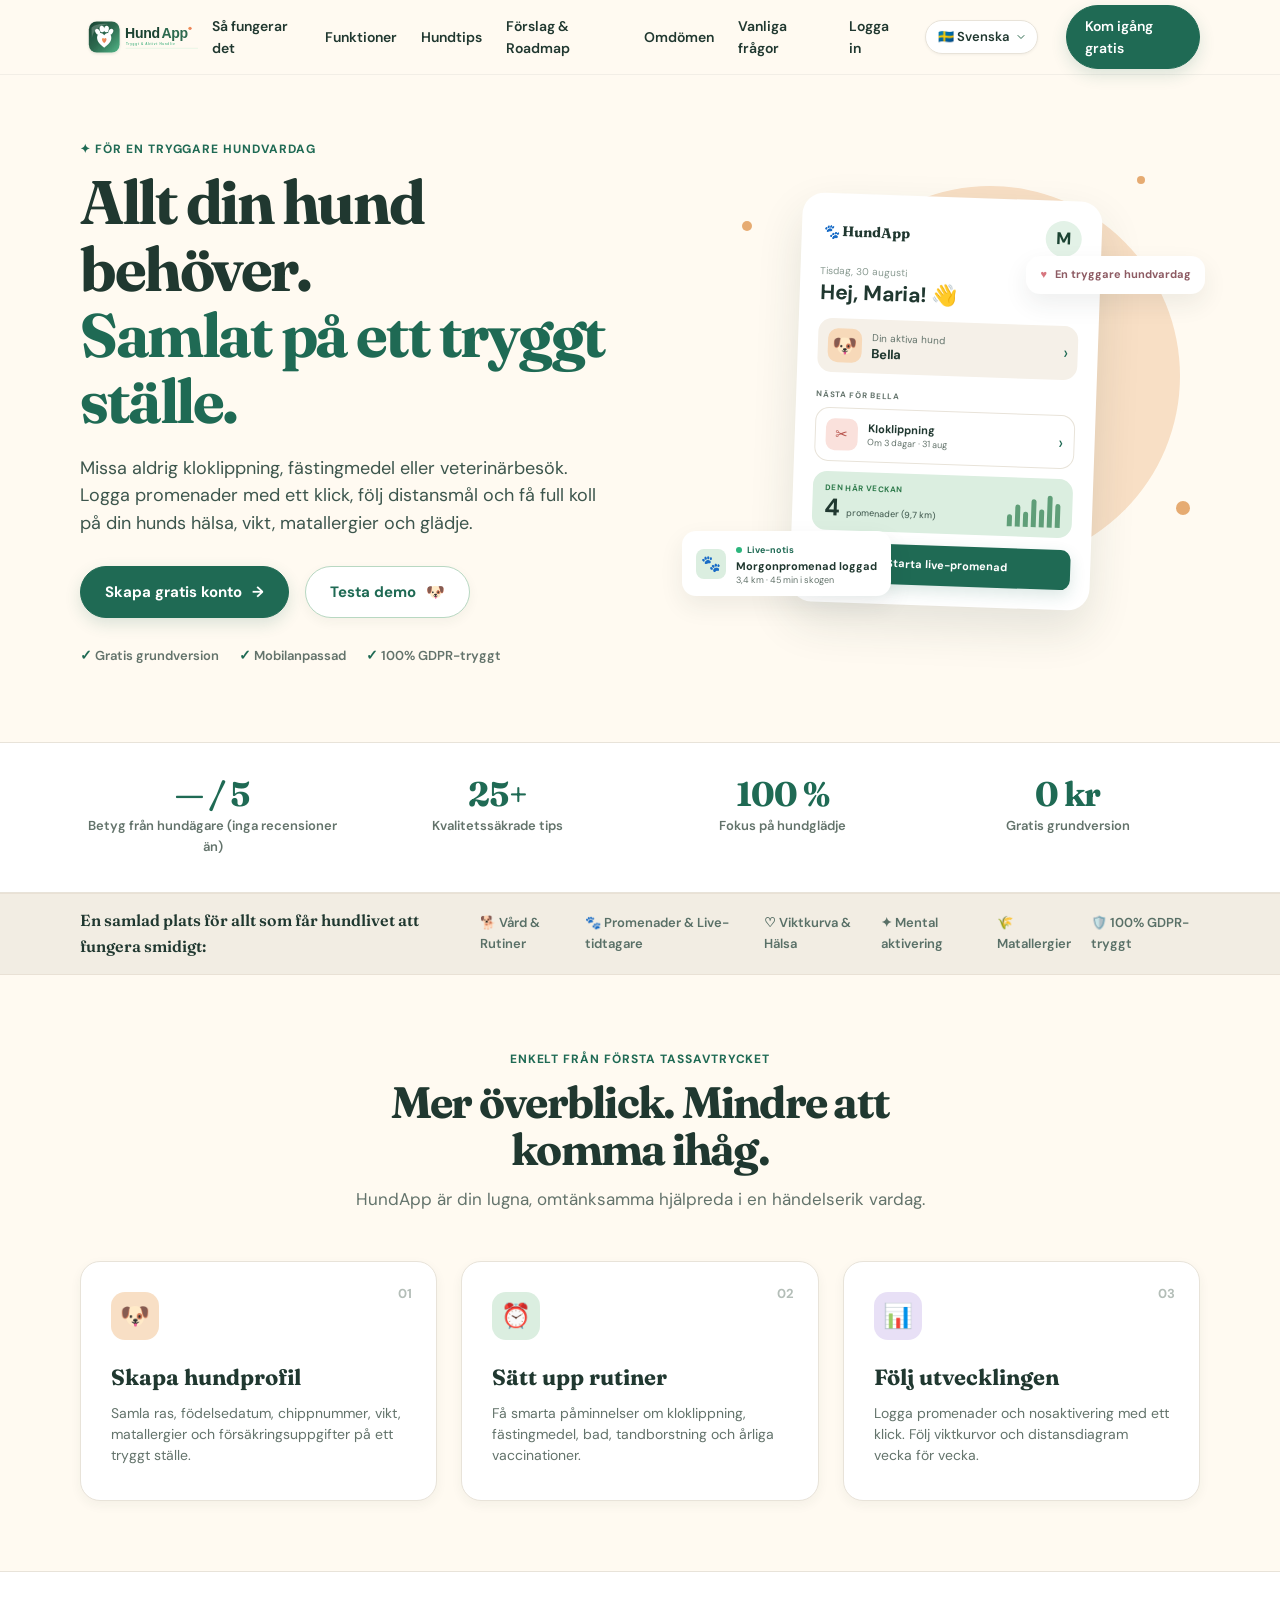
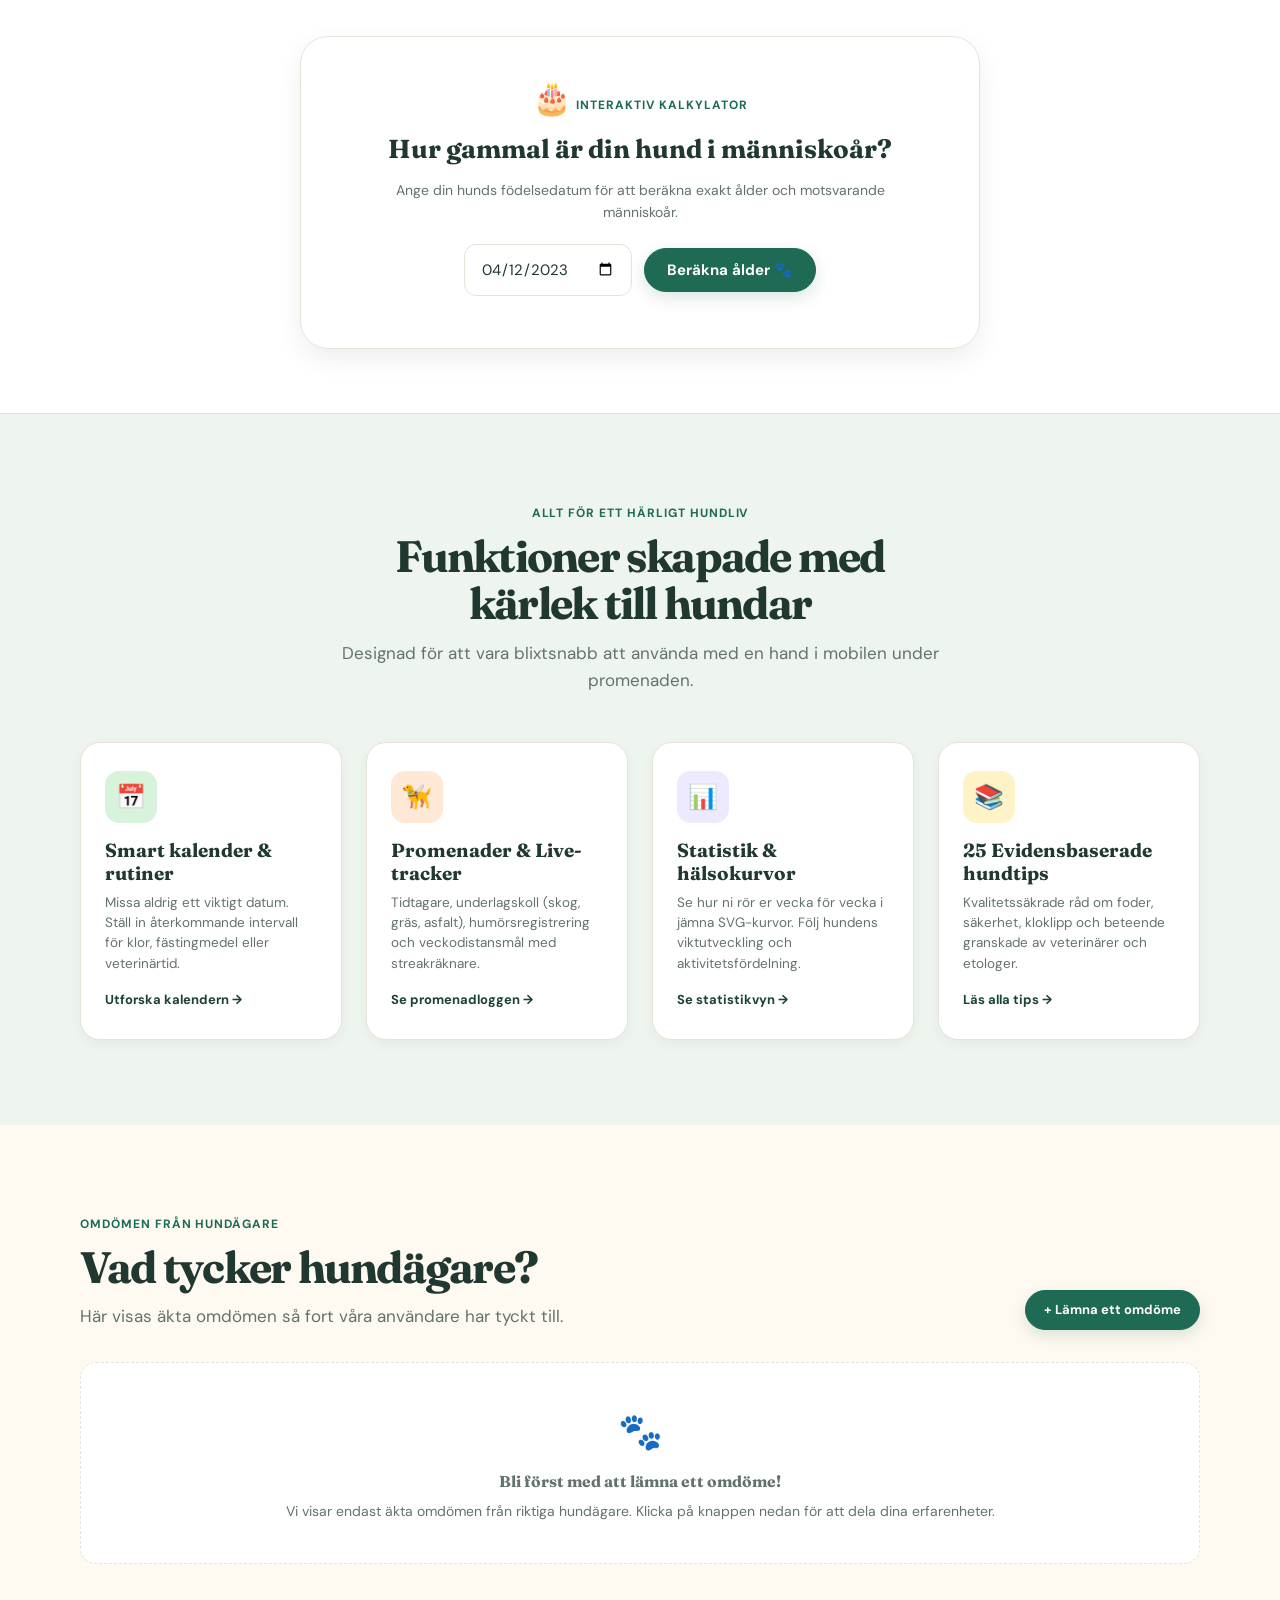
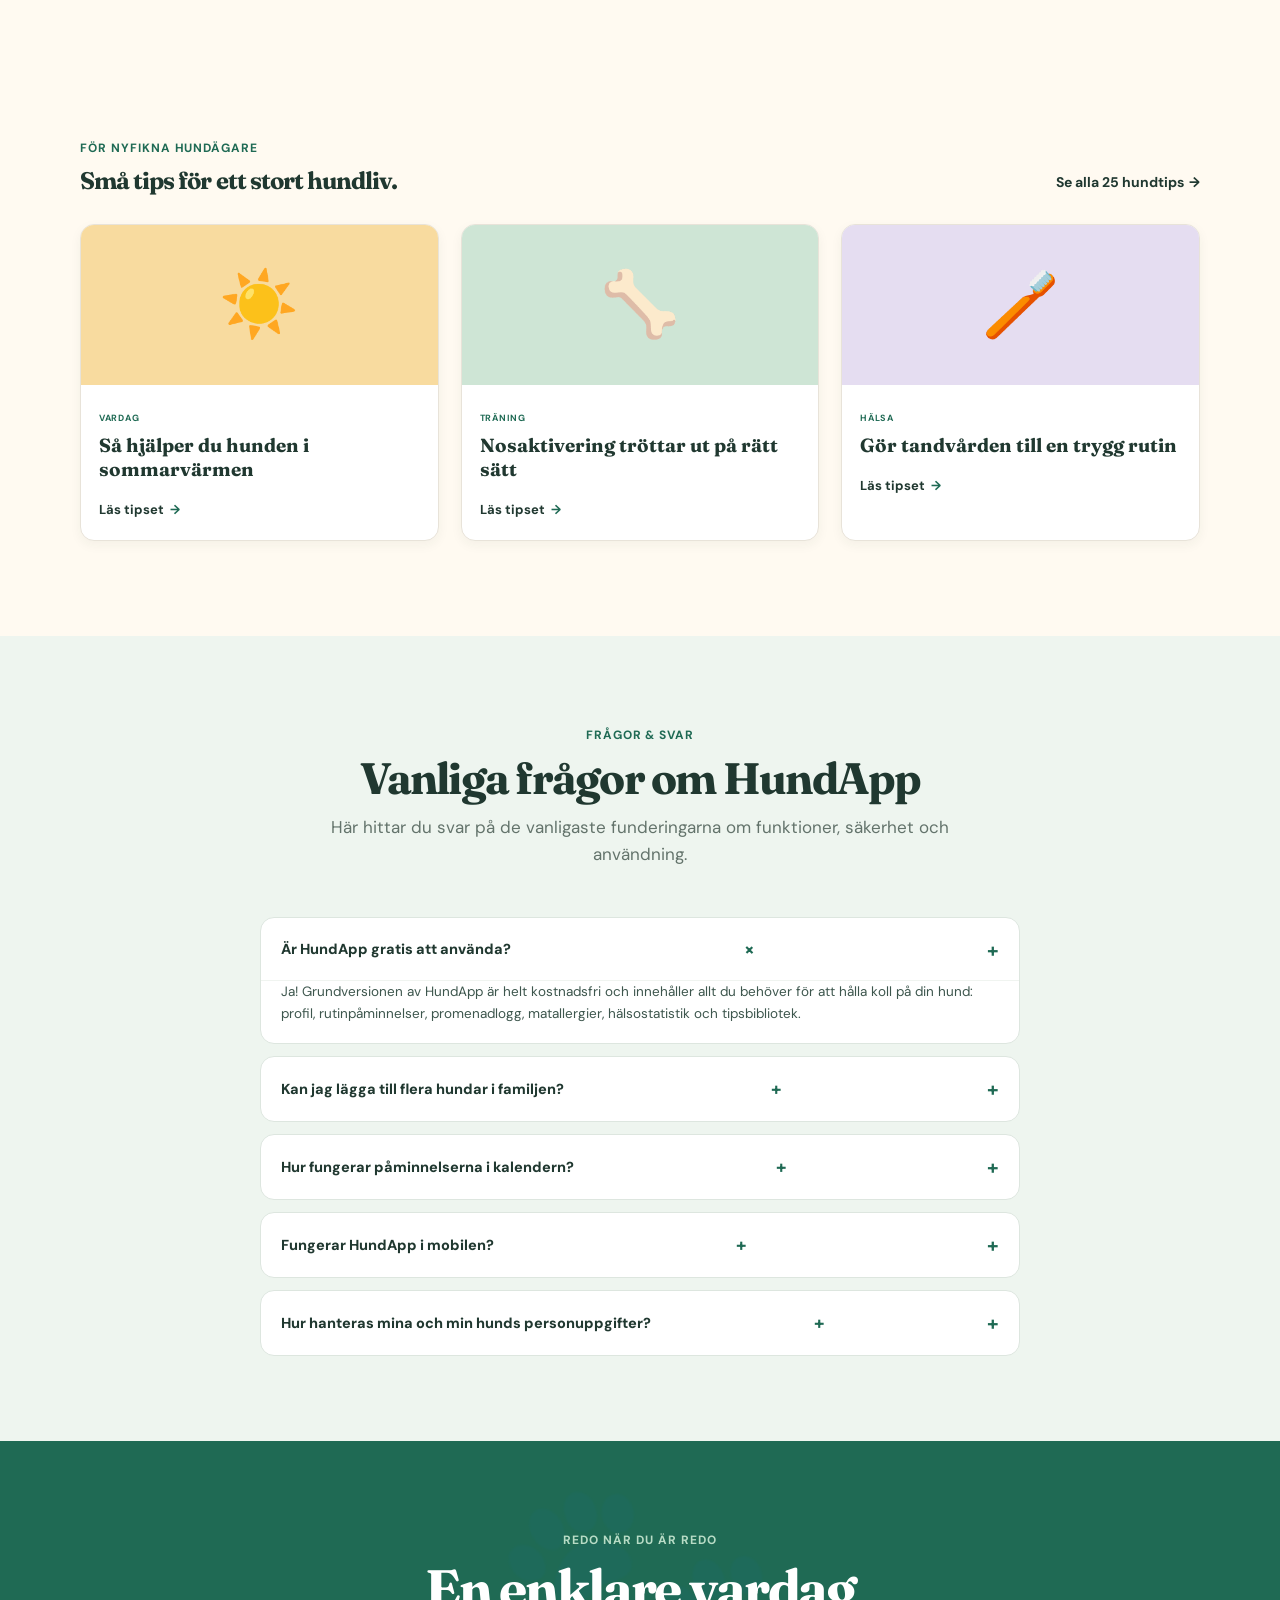
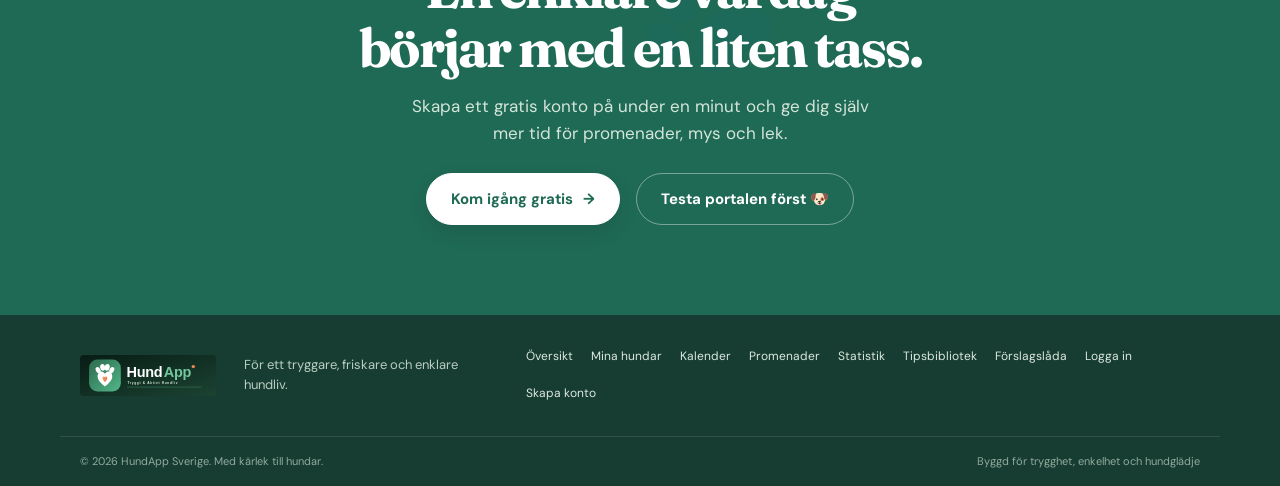
<file: index.html>
<!doctype html>
<html lang="sv">
<head>
  <meta charset="utf-8">
  <meta name="viewport" content="width=device-width, initial-scale=1">
  <meta name="description" content="HundApp hjälper dig hålla koll på din hunds rutiner, promenader, påminnelser, matallergier och hälsa. Enkel, mobilanpassad och 100% trygg.">
  <title>HundApp – En tryggare och enklare vardag för dig och din hund</title>
  <link rel="preconnect" href="https://fonts.googleapis.com">
  <link rel="preconnect" href="https://fonts.gstatic.com" crossorigin>
  <link href="https://fonts.googleapis.com/css2?family=DM+Sans:ital,wght@0,400;0,500;0,600;0,700;1,400&family=Fraunces:opsz,wght@9..144,600;9..144,700&display=swap" rel="stylesheet">
  <link rel="stylesheet" href="styles.css">
  <!-- PWA & Mobile Web App Meta -->
  <link rel="manifest" href="manifest.json">
  <meta name="theme-color" content="#2D6A4F">
  <meta name="mobile-web-app-capable" content="yes">
  <meta name="apple-mobile-web-app-capable" content="yes">
  <meta name="apple-mobile-web-app-status-bar-style" content="default">
  <meta name="apple-mobile-web-app-title" content="HundApp">
  <link rel="apple-touch-icon" href="icons/apple-touch-icon.png">
  <link rel="icon" type="image/png" sizes="32x32" href="icons/favicon-32.png">
</head>
<body>
  <a class="skip-link" href="#main">Hoppa till innehållet</a>

  <!-- Huvudnavigation -->
  <header class="site-header">
    <div class="container nav-wrap">
      <a class="brand" href="index.html" aria-label="HundApp – till startsidan">
        <img src="hundapp-logo.svg" alt="HundApp Logotyp" class="brand-logo-img">
      </a>

      <button class="menu-toggle" type="button" aria-expanded="false" aria-controls="main-nav">
        <span class="sr-only">Öppna meny</span>
        <span></span><span></span><span></span>
      </button>

      <nav id="main-nav" class="main-nav" aria-label="Huvudmeny">
        <a href="#sa-fungerar-det" data-i18n="nav_how_it_works">Så fungerar det</a>
        <a href="#funktioner" data-i18n="nav_features">Funktioner</a>
        <a href="tips.html" data-i18n="nav_tips">Hundtips</a>
        <a href="suggestions.html" data-i18n="nav_suggestions">Förslag &amp; Roadmap</a>
        <a href="#omdomen" data-i18n="nav_reviews">Omdömen</a>
        <a href="#faq" data-i18n="nav_faq">Vanliga frågor</a>
        <a class="nav-login" href="login.html" data-i18n="nav_login">Logga in</a>
        <div class="lang-selector-wrap">
          <select class="lang-selector" id="site-lang-select" aria-label="Välj språk / Select language" onchange="setLanguage(this.value, true)">
            <option value="sv">🇸🇪 Svenska</option>
            <option value="en">🇬🇧 English</option>
          </select>
        </div>
        <a class="button button-small" href="register.html" data-i18n="nav_get_started">Kom igång gratis</a>
      </nav>
    </div>
  </header>

  <main id="main">
    
    <!-- ================= HERO SECTION ================= -->
    <section id="top" class="hero section">
      <div class="container hero-grid">
        
        <!-- Vänster: Hero Text & CTA -->
        <div class="hero-copy">
          <p class="eyebrow" data-i18n="hero_eyebrow"><span aria-hidden="true">✦</span> För en tryggare hundvardag</p>
          <h1>Allt din hund behöver.<br><em>Samlat på ett tryggt ställe.</em></h1>
          <p class="hero-text">
            Missa aldrig kloklippning, fästingmedel eller veterinärbesök. Logga promenader med ett klick, följ distansmål och få full koll på din hunds hälsa, vikt, matallergier och glädje.
          </p>
          
          <div class="hero-actions">
            <a class="button" href="register.html">Skapa gratis konto <span aria-hidden="true">→</span></a>
            <a class="button button-secondary" href="portal.html">Testa demo <span>🐶</span></a>
          </div>

          <div class="trust-row" aria-label="Fördelar">
            <span><b aria-hidden="true">✓</b> Gratis grundversion</span>
            <span><b aria-hidden="true">✓</b> Mobilanpassad</span>
            <span><b aria-hidden="true">✓</b> 100% GDPR-tryggt</span>
          </div>
        </div>

        <!-- Höger: Interaktiv Mobilapp Mockup -->
        <div class="hero-visual" aria-label="Förhandsvisning av HundApp i mobilen">
          <div class="sun-shape"></div>
          <div class="dot dot-one"></div>
          <div class="dot dot-two"></div>
          <div class="dot dot-three"></div>
          
          <div class="app-preview">
            <div class="preview-top">
              <span class="preview-logo"><i>🐾</i> HundApp</span>
              <span class="avatar">M</span>
            </div>
            
            <p class="preview-date">Tisdag, 30 augusti</p>
            <h2>Hej, Maria! <span>👋</span></h2>
            
            <!-- Aktiv hundkort -->
            <a href="dogs.html" class="dog-card" style="text-decoration:none;" title="Öppna Bellas profil">
              <div class="dog-avatar" aria-hidden="true">🐶</div>
              <div>
                <span>Din aktiva hund</span>
                <strong>Bella</strong>
              </div>
              <span class="task-arrow" aria-hidden="true">›</span>
            </a>

            <!-- Nästa rutin -->
            <p class="next-label">NÄSTA FÖR BELLA</p>
            <a href="calendar.html" class="task-card" style="text-decoration:none;" title="Gå till aktivitetskalendern">
              <div class="task-icon pink" aria-hidden="true">✂</div>
              <div>
                <strong>Kloklippning</strong>
                <span>Om 3 dagar · 31 aug</span>
              </div>
              <span class="task-arrow" aria-hidden="true">›</span>
            </a>

            <!-- Veckostatistik -->
            <a href="statistics.html" class="week-card" style="text-decoration:none;" title="Se komplett hälsostatistik">
              <div>
                <span>DEN HÄR VECKAN</span>
                <strong>4 <small>promenader (9,7 km)</small></strong>
              </div>
              <div class="mini-chart" aria-hidden="true">
                <i style="height:12px"></i>
                <i style="height:22px"></i>
                <i style="height:15px"></i>
                <i style="height:28px"></i>
                <i style="height:18px"></i>
                <i style="height:32px"></i>
                <i style="height:24px"></i>
              </div>
            </a>

            <a href="walks.html" class="preview-add button" style="text-decoration:none; display:flex; justify-content:center; align-items:center; gap:6px;">
              <span>+</span> Starta live-promenad
            </a>
          </div>

          <!-- Svävande live-notiskort -->
          <div class="floating-card walk-card">
            <span class="float-icon">🐾</span>
            <span>
              <span class="pulse-badge"><span class="pulse-dot"></span> Live-notis</span>
              <b>Morgonpromenad loggad</b>
              <small>3,4 km · 45 min i skogen</small>
            </span>
          </div>

          <div class="floating-card heart-card">
            <span aria-hidden="true">♥</span> En tryggare hundvardag
          </div>
        </div>

      </div>
    </section>

    <!-- ================= STATISTIKSTRIP (UPPDATERAS LIVE) ================= -->
    <section class="stats-strip" aria-label="Nyckeltal om HundApp">
      <div class="container stats-strip-grid">
        <div class="stats-strip-item">
          <strong id="live-rating-value">— / 5</strong>
          <span id="live-rating-label">Betyg från hundägare</span>
        </div>
        <div class="stats-strip-item">
          <strong>25+</strong>
          <span>Kvalitetssäkrade tips</span>
        </div>
        <div class="stats-strip-item">
          <strong>100 %</strong>
          <span>Fokus på hundglädje</span>
        </div>
        <div class="stats-strip-item">
          <strong>0 kr</strong>
          <span>Gratis grundversion</span>
        </div>
      </div>
    </section>

    <!-- ================= SOCIAL PROOF LISTA ================= -->
    <section class="social-proof">
      <div class="container proof-wrap">
        <p>En samlad plats för allt som får hundlivet att fungera smidigt:</p>
        <div class="proof-items">
          <span>🐕 Vård &amp; Rutiner</span>
          <span>🐾 Promenader &amp; Live-tidtagare</span>
          <span>♡ Viktkurva &amp; Hälsa</span>
          <span>✦ Mental aktivering</span>
          <span>🌾 Matallergier</span>
          <span>🛡️ 100% GDPR-tryggt</span>
        </div>
      </div>
    </section>

    <!-- ================= SÅ FUNGERAR DET (3 STEG) ================= -->
    <section id="sa-fungerar-det" class="section how-section">
      <div class="container">
        <div class="section-heading centered">
          <p class="eyebrow">Enkelt från första tassavtrycket</p>
          <h2>Mer överblick. Mindre att komma ihåg.</h2>
          <p>HundApp är din lugna, omtänksamma hjälpreda i en händelserik vardag.</p>
        </div>

        <div class="steps">
          <article class="step">
            <div class="step-number">01</div>
            <div class="step-icon peach">🐶</div>
            <h3>Skapa hundprofil</h3>
            <p>Samla ras, födelsedatum, chippnummer, vikt, matallergier och försäkringsuppgifter på ett tryggt ställe.</p>
          </article>

          <article class="step">
            <div class="step-number">02</div>
            <div class="step-icon mint">⏰</div>
            <h3>Sätt upp rutiner</h3>
            <p>Få smarta påminnelser om kloklippning, fästingmedel, bad, tandborstning och årliga vaccinationer.</p>
          </article>

          <article class="step">
            <div class="step-number">03</div>
            <div class="step-icon lilac">📊</div>
            <h3>Följ utvecklingen</h3>
            <p>Logga promenader och nosaktivering med ett klick. Följ viktkurvor och distansdiagram vecka för vecka.</p>
          </article>
        </div>
      </div>
    </section>

    <!-- ================= INTERAKTIV HUNDÅLDERSKalkylator ================= -->
    <section class="calc-section" aria-label="Hundåldersräknare">
      <div class="container">
        <div class="calc-widget-card">
          <span style="font-size:32px;">🎂</span>
          <p class="eyebrow" style="margin-top:6px;" data-i18n="calc_eyebrow">Interaktiv kalkylator</p>
          <h2 style="font-family:'Fraunces',serif; font-size:26px; margin:4px 0 8px; color:var(--ink);" data-i18n="calc_title">Hur gammal är din hund i människoår?</h2>
          <p style="color:var(--muted); font-size:14px; margin:0 auto; max-width:520px;">
            <span data-i18n="calc_desc">Ange din hunds födelsedatum för att beräkna exakt ålder och motsvarande människoår.</span>
          </p>

          <div class="calc-input-row">
            <label for="calc-birthdate" class="sr-only">Födelsedatum</label>
            <input type="date" id="calc-birthdate" value="2023-04-12">
            <button type="button" class="btn btn-primary" id="calc-age-btn" onclick="window.calculateDogAgeOnHome()" data-i18n="calc_btn">Beräkna ålder 🐾</button>
          </div>

          <div id="calc-result-box" class="calc-result-box" style="display:none;">
            <!-- Renderas dynamiskt i JavaScript -->
          </div>
        </div>
      </div>
    </section>

    <!-- ================= INTERAKTIVA FUNKTIONSPELARE ================= -->
    <section id="funktioner" class="section features-section">
      <div class="container">
        <div class="section-heading centered">
          <p class="eyebrow">Allt för ett härligt hundliv</p>
          <h2>Funktioner skapade med kärlek till hundar</h2>
          <p>Designad för att vara blixtsnabb att använda med en hand i mobilen under promenaden.</p>
        </div>

        <div class="feature-pillar-grid">
          <article class="feature-pillar-card">
            <div class="pillar-icon mint">📅</div>
            <h3>Smart kalender &amp; rutiner</h3>
            <p>Missa aldrig ett viktigt datum. Ställ in återkommande intervall för klor, fästingmedel eller veterinärtid.</p>
            <a class="pillar-link" href="calendar.html">Utforska kalendern →</a>
          </article>

          <article class="feature-pillar-card">
            <div class="pillar-icon peach">🦮</div>
            <h3>Promenader &amp; Live-tracker</h3>
            <p>Tidtagare, underlagskoll (skog, gräs, asfalt), humörsregistrering och veckodistansmål med streakräknare.</p>
            <a class="pillar-link" href="walks.html">Se promenadloggen →</a>
          </article>

          <article class="feature-pillar-card">
            <div class="pillar-icon lilac">📊</div>
            <h3>Statistik &amp; hälsokurvor</h3>
            <p>Se hur ni rör er vecka för vecka i jämna SVG-kurvor. Följ hundens viktutveckling och aktivitetsfördelning.</p>
            <a class="pillar-link" href="statistics.html">Se statistikvyn →</a>
          </article>

          <article class="feature-pillar-card">
            <div class="pillar-icon amber">📚</div>
            <h3>25 Evidensbaserade hundtips</h3>
            <p>Kvalitetssäkrade råd om foder, säkerhet, kloklipp och beteende granskade av veterinärer och etologer.</p>
            <a class="pillar-link" href="tips.html">Läs alla tips →</a>
          </article>
        </div>
      </div>
    </section>

    <!-- ================= HUNDÄGARRECENSIONER (LIVE) ================= -->
    <section id="omdomen" class="testimonials-section">
      <div class="container">
        <div class="reviews-header-row">
          <div class="section-heading">
            <p class="eyebrow">Omdömen från hundägare</p>
            <h2>Vad tycker hundägare?</h2>
            <p id="reviews-subtitle">Här visas äkta omdömen så fort våra användare har tyckt till.</p>
          </div>
          <button id="open-review-modal-btn" class="button button-small" type="button">+ Lämna ett omdöme</button>
        </div>

        <div id="reviews-container">
          <!-- Renderas dynamiskt i app.js -->
        </div>
      </div>
    </section>

    <!-- ================= UTVALDA TIPS FRÅN BIBLIOTEKET ================= -->
    <section id="tips" class="section tips-section">
      <div class="container">
        <div class="tips-top">
          <div>
            <p class="eyebrow">För nyfikna hundägare</p>
            <h2>Små tips för ett stort hundliv.</h2>
          </div>
          <a class="text-link dark" href="tips.html">Se alla 25 hundtips <span aria-hidden="true">→</span></a>
        </div>

        <div class="tips-grid">
          <article class="tip-card">
            <div class="tip-image sunshine">☀️</div>
            <div class="tip-body">
              <span>VARDAG</span>
              <h3>Så hjälper du hunden i sommarvärmen</h3>
              <a href="tips.html" aria-label="Läs tips om sommarvärme">Läs tipset <b>→</b></a>
            </div>
          </article>

          <article class="tip-card">
            <div class="tip-image green">🦴</div>
            <div class="tip-body">
              <span>TRÄNING</span>
              <h3>Nosaktivering tröttar ut på rätt sätt</h3>
              <a href="tips.html" aria-label="Läs tips om aktivering">Läs tipset <b>→</b></a>
            </div>
          </article>

          <article class="tip-card">
            <div class="tip-image lavender">🪥</div>
            <div class="tip-body">
              <span>HÄLSA</span>
              <h3>Gör tandvården till en trygg rutin</h3>
              <a href="tips.html" aria-label="Läs tips om tandvård">Läs tipset <b>→</b></a>
            </div>
          </article>
        </div>
      </div>
    </section>

    <!-- ================= VANLIGA FRÅGOR (ACCORDION) ================= -->
    <section id="faq" class="faq-section">
      <div class="container">
        <div class="section-heading centered">
          <p class="eyebrow">Frågor &amp; svar</p>
          <h2>Vanliga frågor om HundApp</h2>
          <p>Här hittar du svar på de vanligaste funderingarna om funktioner, säkerhet och användning.</p>
        </div>

        <div class="faq-wrap">
          <details class="faq-item" open>
            <summary class="faq-summary">
              Är HundApp gratis att använda?
              <span aria-hidden="true">+</span>
            </summary>
            <div class="faq-content">
              Ja! Grundversionen av HundApp är helt kostnadsfri och innehåller allt du behöver för att hålla koll på din hund: profil, rutinpåminnelser, promenadlogg, matallergier, hälsostatistik och tipsbibliotek.
            </div>
          </details>

          <details class="faq-item">
            <summary class="faq-summary">
              Kan jag lägga till flera hundar i familjen?
              <span aria-hidden="true">+</span>
            </summary>
            <div class="faq-content">
              Ja, du kan enkelt hantera flera hundprofiler och växla mellan dem med ett klick i appen, så att varje hund får sina egna rutiner, påminnelser, foder och historik.
            </div>
          </details>

          <details class="faq-item">
            <summary class="faq-summary">
              Hur fungerar påminnelserna i kalendern?
              <span aria-hidden="true">+</span>
            </summary>
            <div class="faq-content">
              Du väljer själv intervall (t.ex. kloklippning var 21:a dag eller fästingmedel en gång i månaden). HundApp beräknar automatiskt nästa datum och flyttar fram rutinen så fort du bockar av den.
            </div>
          </details>

          <details class="faq-item">
            <summary class="faq-summary">
              Fungerar HundApp i mobilen?
              <span aria-hidden="true">+</span>
            </summary>
            <div class="faq-content">
              Absolut! HundApp är byggd med mobil-först-design och fungerar direkt i webbläsaren i mobilen utan krångliga nedladdningar. Du kan även spara den som genväg på din hemskärm för snabbåtkomst.
            </div>
          </details>

          <details class="faq-item">
            <summary class="faq-summary">
              Hur hanteras mina och min hunds personuppgifter?
              <span aria-hidden="true">+</span>
            </summary>
            <div class="faq-content">
              Vi tillämpar strikt dataminimering enligt GDPR. Endast nödvändiga uppgifter sparas, vi visar ingen reklam och dina data säljs eller delas aldrig vidare till tredje part.
            </div>
          </details>
        </div>
      </div>
    </section>

    <!-- ================= CALL TO ACTION ================= -->
    <section id="kom-igang" class="cta-section">
      <div class="container cta-inner">
        <div class="cta-paw" aria-hidden="true">🐾</div>
        <p class="eyebrow light">Redo när du är redo</p>
        <h2>En enklare vardag<br>börjar med en liten tass.</h2>
        <p>Skapa ett gratis konto på under en minut och ge dig själv mer tid för promenader, mys och lek.</p>
        <div style="display:inline-flex; gap:16px; flex-wrap:wrap; justify-content:center; position:relative; z-index:2;">
          <a class="button button-light" href="register.html">Kom igång gratis <span aria-hidden="true">→</span></a>
          <a class="button button-ghost" style="color:#fff !important; border-color:rgba(255,255,255,0.4);" href="portal.html">Testa portalen först 🐶</a>
        </div>
      </div>
    </section>

  </main>

  <!-- MODAL: LÄMNA ETT OMDÖME -->
  <div id="review-modal" class="modal" aria-hidden="true" role="dialog" aria-modal="true" aria-labelledby="review-modal-title">
    <div class="modal-box form-modal" style="width:min(100%, 520px); background:#fff; border-radius:20px; padding:32px;">
      <button class="modal-close" id="close-review-modal-btn" type="button" aria-label="Stäng">&times;</button>
      <span class="modal-icon">⭐</span>
      <p class="eyebrow">Tyck till om HundApp</p>
      <h2 id="review-modal-title" style="margin:4px 0 8px; font-family:'Fraunces',serif;">Lämna ett omdöme</h2>
      <p style="font-size:13.5px; color:var(--muted); margin: 0 0 16px;">Ditt betyg och din recension uppdaterar snittbetyget och visas direkt på startsidan.</p>
      
      <form id="review-form">
        <div class="walk-form-group">
          <label for="review-rating-select">Välj betyg (1–5 stjärnor):</label>
          <select id="review-rating-select" class="form-control" style="width:100%; padding:10px 14px; border-radius:10px; border:1px solid var(--line); font-size:15px; font-weight:700;">
            <option value="5">★★★★★ (5/5 - Fantastisk!)</option>
            <option value="4">★★★★☆ (4/5 - Mycket bra)</option>
            <option value="3">★★★☆☆ (3/5 - Helt okej)</option>
            <option value="2">★★☆☆☆ (2/5 - Kan bli bättre)</option>
            <option value="1">★☆☆☆☆ (1/5 - Inte nöjd)</option>
          </select>
        </div>

        <div class="walk-form-row" style="display:grid; grid-template-columns:1fr 1fr; gap:12px;">
          <div class="walk-form-group">
            <label for="review-author-name">Ditt namn *</label>
            <input type="text" id="review-author-name" placeholder="T.ex. Maria" required style="width:100%; padding:10px 14px; border-radius:10px; border:1px solid var(--line);">
          </div>
          <div class="walk-form-group">
            <label for="review-dog-name">Hundens namn &amp; ras</label>
            <input type="text" id="review-dog-name" placeholder="T.ex. Bella (Golden)" style="width:100%; padding:10px 14px; border-radius:10px; border:1px solid var(--line);">
          </div>
        </div>

        <div class="walk-form-group">
          <label for="review-comment-text">Din upplevelse av HundApp *</label>
          <textarea id="review-comment-text" rows="3" placeholder="Berätta vad du tycker om promenadloggen, kalendern eller tipsen..." required style="width:100%; padding:10px 14px; border-radius:10px; border:1px solid var(--line); font-family:inherit; font-size:13.5px;"></textarea>
        </div>

        <button class="button" style="width:100%; margin-top:12px;" type="submit">Publicera mitt omdöme ✨</button>
      </form>
    </div>
  </div>

  <!-- TOAST FEEDBACK -->
  <div id="toast-msg" class="toast-msg" role="status" aria-live="polite">
    <span id="toast-icon">✓</span>
    <span id="toast-text">Tack för ditt omdöme!</span>
  </div>

  <!-- ================= SIDFOT ================= -->
  <footer class="site-footer">
    <div class="container footer-top">
      <a class="brand" href="index.html">
        <img src="hundapp-logo-dark.svg" alt="HundApp Logotyp" class="brand-logo-img">
      </a>
      <p>För ett tryggare, friskare och enklare hundliv.</p>
      
      <nav class="footer-links" aria-label="Sidfotslänkar">
        <a href="portal.html">Översikt</a>
        <a href="dogs.html">Mina hundar</a>
        <a href="calendar.html">Kalender</a>
        <a href="walks.html">Promenader</a>
        <a href="statistics.html">Statistik</a>
        <a href="tips.html">Tipsbibliotek</a>
        <a href="suggestions.html">Förslagslåda</a>
        <a href="login.html">Logga in</a>
        <a href="register.html">Skapa konto</a>
      </nav>
    </div>
    
    <div class="container footer-bottom">
      <span>© 2026 HundApp Sverige. Med kärlek till hundar.</span>
      <span>Byggd för trygghet, enkelhet och hundglädje</span>
    </div>
  </footer>

  
  <!-- Flytande snabbknapp (Endast synlig i mobilen, dold på dator) -->
  <a href="register.html" class="mobile-sticky-quick-launch mobile-only-btn" aria-label="Kom igång i mobilen">
    <div style="display:flex; align-items:center; gap:8px;">
      <span style="font-size:20px;">📱</span>
      <span data-i18n="mobile_sticky_btn">Kom igång i mobilen</span>
    </div>
    <span style="background:rgba(255,255,255,0.2); border-radius:9999px; padding:4px 10px; font-size:12px;">Gratis ➔</span>
  </a>

  <script src="app.js"></script>
</body>
</html>
</file>
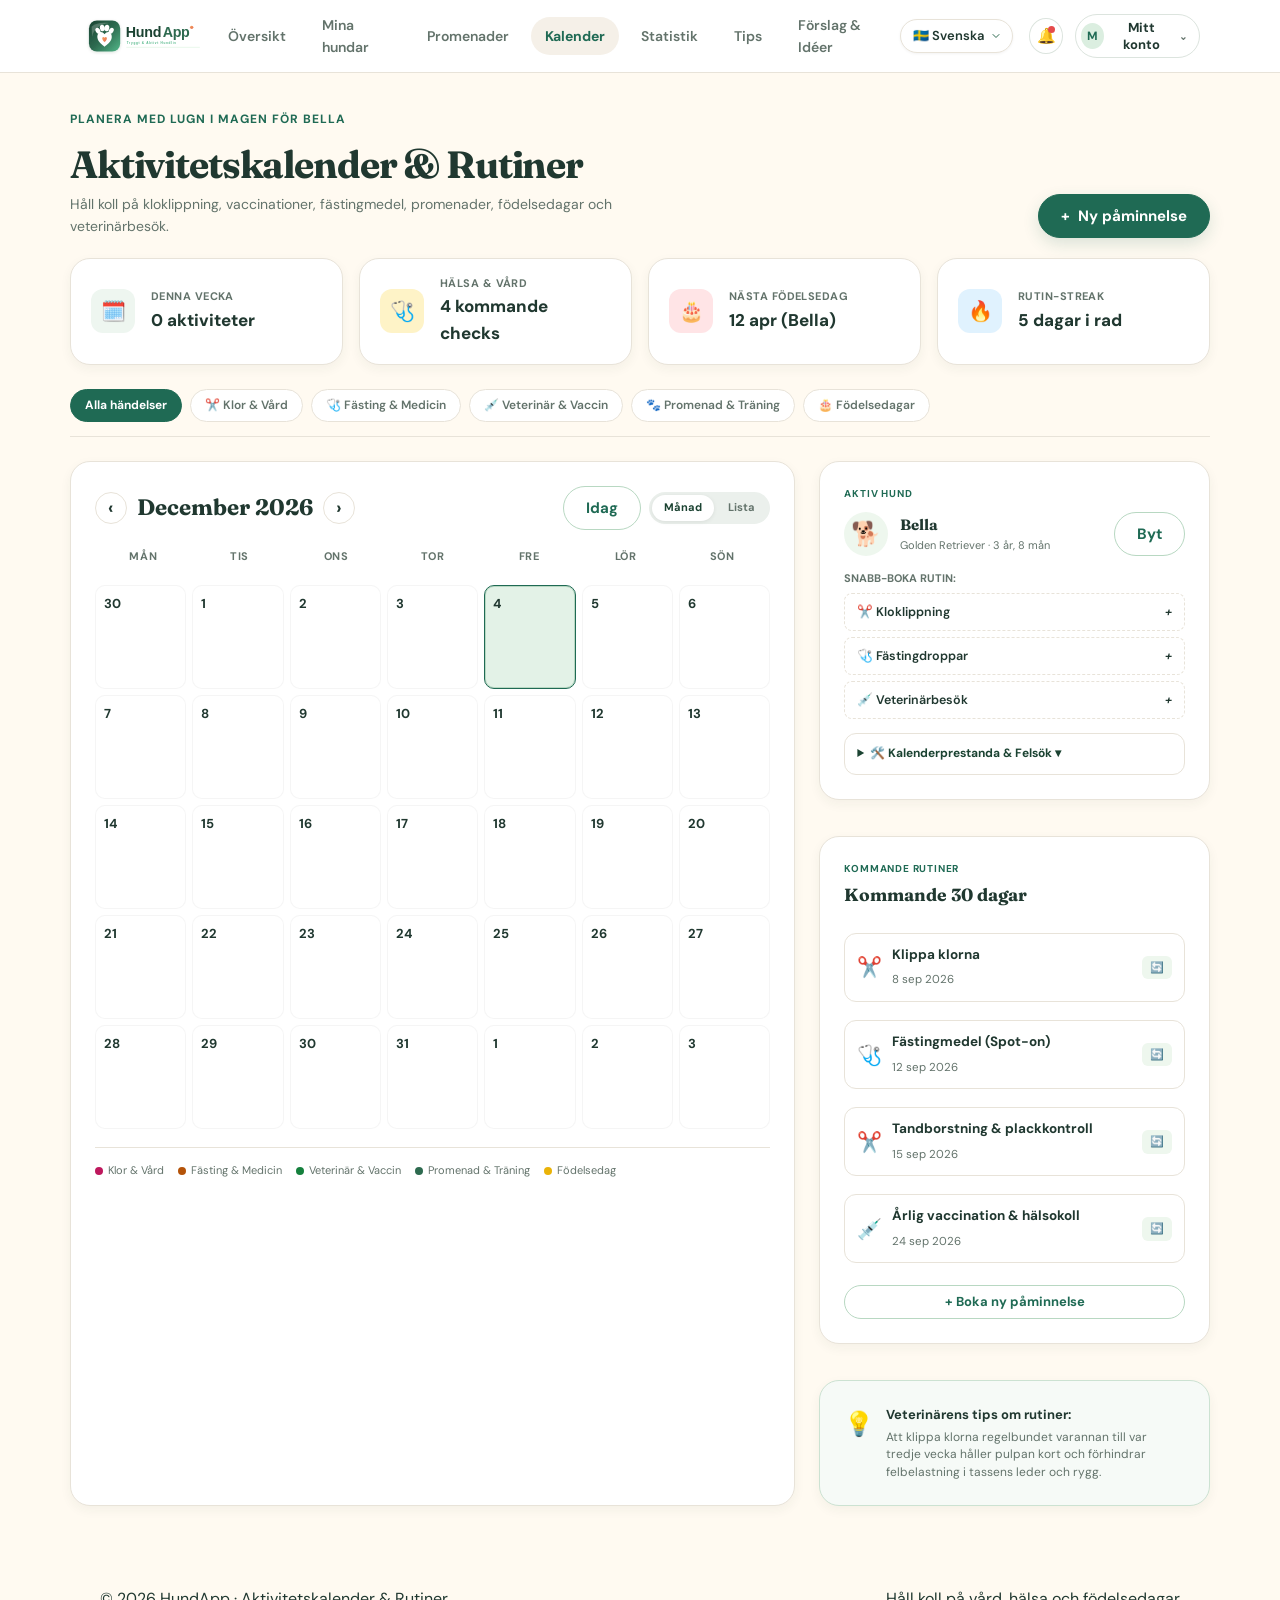
<file: calendar.html>
<!doctype html>
<html lang="sv">
<head>
  <meta charset="utf-8">
  <meta name="viewport" content="width=device-width, initial-scale=1">
  <meta name="description" content="Aktivitetskalender, påminnelser, rutiner och födelsedagar för din hund i HundApp. Enkel planering och full koll på hundens hälsa.">
  <title>Aktivitetskalender &amp; Rutiner – HundApp</title>
  <link rel="preconnect" href="https://fonts.googleapis.com">
  <link rel="preconnect" href="https://fonts.gstatic.com" crossorigin>
  <link href="https://fonts.googleapis.com/css2?family=DM+Sans:ital,wght@0,400;0,500;0,600;0,700;1,400&family=Fraunces:opsz,wght@9..144,600;9..144,700&display=swap" rel="stylesheet">
  <link rel="stylesheet" href="styles.css">
  <!-- PWA & Mobile Web App Meta -->
  <link rel="manifest" href="manifest.json">
  <meta name="theme-color" content="#2D6A4F">
  <meta name="mobile-web-app-capable" content="yes">
  <meta name="apple-mobile-web-app-capable" content="yes">
  <meta name="apple-mobile-web-app-status-bar-style" content="default">
  <meta name="apple-mobile-web-app-title" content="HundApp">
  <link rel="apple-touch-icon" href="icons/apple-touch-icon.png">
  <link rel="icon" type="image/png" sizes="32x32" href="icons/favicon-32.png">
</head>
<body class="portal-page">
  <a class="skip-link" href="#main">Hoppa till innehållet</a>

  <!-- Huvudnavigation -->
  <header class="portal-header">
    <div class="portal-nav">
      <a class="brand" href="index.html" aria-label="HundApp – till startsidan">
        <img src="hundapp-logo.svg" alt="HundApp Logotyp" class="brand-logo-img">
      </a>

      <nav class="portal-links" aria-label="Huvudmeny">
        <a href="portal.html">Översikt</a>
        <a href="dogs.html">Mina hundar</a>
        <a href="walks.html">Promenader</a>
        <a href="calendar.html" class="active">Kalender</a>
        <a href="statistics.html">Statistik</a>
        <a href="tips.html">Tips</a>
        <a href="suggestions.html">Förslag &amp; Idéer</a>
      </nav>

      <div class="portal-user">
        <div class="lang-selector-wrap">
          <select class="lang-selector" aria-label="Välj språk / Select language" onchange="setLanguage(this.value, true)">
            <option value="sv">🇸🇪 Svenska</option>
            <option value="en">🇬🇧 English</option>
          </select>
        </div>
        <button class="bell" type="button" aria-label="Notiser">🔔<i></i></button>
        <button class="user-menu" id="userMenuBtn" type="button" aria-haspopup="true" aria-expanded="false">
          <span id="userAvatarLetter">🐾</span>
          <b id="userNavName">Mitt konto</b>
          <em>⌄</em>
        </button>
      </div>
    </div>
  </header>

  <!-- Huvudinnehåll -->
  <main id="main" class="portal-main calendar-main">
    
    <!-- SIDRUBRIK & SNABBKNAPPAR -->
    <header class="calendar-page-heading">
      <div>
        <p class="eyebrow" id="calEyebrow">Planera med lugn i magen för din hund</p>
        <h1 id="calMainHeading">Aktivitetskalender &amp; Rutiner</h1>
        <p class="cal-subheading">Håll koll på kloklippning, vaccinationer, fästingmedel, promenader, födelsedagar och veterinärbesök.</p>
      </div>
      <div style="display:flex; gap:10px; align-items:center; flex-wrap:wrap;">
        <button id="new-reminder-button" class="btn btn-primary" type="button">
          <span>+</span> Ny påminnelse
        </button>
      </div>
    </header>

    <!-- KPI STATISTIKSTRIP -->
    <section class="cal-kpi-strip" aria-label="Kalendersammanfattning">
      <article class="cal-kpi-card">
        <div class="cal-kpi-icon">🗓️</div>
        <div class="cal-kpi-info">
          <small>DENNA VECKA</small>
          <strong id="kpiWeekCount">3 aktiviteter</strong>
        </div>
      </article>

      <article class="cal-kpi-card">
        <div class="cal-kpi-icon kpi-amber">🩺</div>
        <div class="cal-kpi-info">
          <small>HÄLSA &amp; VÅRD</small>
          <strong id="kpiHealthCount">1 kommande check</strong>
        </div>
      </article>

      <article class="cal-kpi-card">
        <div class="cal-kpi-icon kpi-rose">🎂</div>
        <div class="cal-kpi-info">
          <small>NÄSTA FÖDELSEDAG</small>
          <strong id="kpiNextBirthday">12 apr</strong>
        </div>
      </article>

      <article class="cal-kpi-card">
        <div class="cal-kpi-icon kpi-blue">🔥</div>
        <div class="cal-kpi-info">
          <small>RUTIN-STREAK</small>
          <strong id="kpiRoutineStreak">5 dagar i rad</strong>
        </div>
      </article>
    </section>

    <!-- KATEGORIFILTER FÖR KALENDERN -->
    <nav class="cal-filter-toolbar" aria-label="Filtrera kalenderhändelser">
      <button type="button" class="cal-filter-btn active" data-cal-filter="all">Alla händelser</button>
      <button type="button" class="cal-filter-btn" data-cal-filter="care">✂️ Klor &amp; Vård</button>
      <button type="button" class="cal-filter-btn" data-cal-filter="health">🩺 Fästing &amp; Medicin</button>
      <button type="button" class="cal-filter-btn" data-cal-filter="vet">💉 Veterinär &amp; Vaccin</button>
      <button type="button" class="cal-filter-btn" data-cal-filter="walk">🐾 Promenad &amp; Träning</button>
      <button type="button" class="cal-filter-btn" data-cal-filter="birthday">🎂 Födelsedagar</button>
    </nav>

    <!-- KALENDER LAYOUT: MÅNADSÖVERSIKT (VÄNSTER) + SIDOPANEL (HÖGER) -->
    <div class="calendar-layout">
      
      <!-- HUVUDKALENDER (MÅNAD & VECKOR) -->
      <section class="portal-card main-calendar-card">
        
        <!-- Kalender Toolbar med Månadsnavigering och Vyväljare -->
        <div class="calendar-toolbar">
          <div class="month-nav-group">
            <button type="button" id="prevMonthBtn" class="btn-cal-nav" aria-label="Föregående månad">‹</button>
            <h2 id="currentMonthYearHeading">September 2026</h2>
            <button type="button" id="nextMonthBtn" class="btn-cal-nav" aria-label="Nästa månad">›</button>
          </div>

          <div class="cal-actions-right">
            <button class="btn btn-outline btn-xs" id="todayJumpBtn" type="button">Idag</button>
            <div class="view-segmented-switch">
              <button class="view-btn active" id="monthViewBtn" type="button" data-cal-view="month">Månad</button>
              <button class="view-btn" id="listViewBtn" type="button" data-cal-view="agenda">Lista</button>
            </div>
          </div>
        </div>

        <!-- Veckodagsrubriker -->
        <div class="large-weekdays" id="weekdaysHeader">
          <span>Mån</span><span>Tis</span><span>Ons</span><span>Tor</span><span>Fre</span><span>Lör</span><span>Sön</span>
        </div>

        <!-- Dynamiskt Månadsrutnät (Renderas blixtsnabbt i JS) -->
        <div class="month-grid" id="calendarMonthGrid" aria-label="Kalenderdagar">
          <!-- Renderas dynamiskt i JavaScript via DocumentFragment -->
        </div>

        <!-- Listvy / Agendavy (visas vid klick på Lista) -->
        <div class="calendar-agenda-list" id="calendarAgendaList" style="display:none;">
          <!-- Renderas dynamiskt -->
        </div>

        <!-- Förklaring & Färgguide -->
        <div class="cal-legend-row">
          <span class="legend-item"><i style="background:#be185d;"></i> Klor &amp; Vård</span>
          <span class="legend-item"><i style="background:#b45309;"></i> Fästing &amp; Medicin</span>
          <span class="legend-item"><i style="background:#15803d;"></i> Veterinär &amp; Vaccin</span>
          <span class="legend-item"><i style="background:#2d6a4f;"></i> Promenad &amp; Träning</span>
          <span class="legend-item"><i style="background:#eab308;"></i> Födelsedag</span>
        </div>
      </section>

      <!-- KALENDER SIDOPANEL -->
      <aside class="calendar-sidebar">
        
        <!-- Aktiv Hund Filter & Födelsedagskort -->
        <section class="portal-card cal-dog-info-card">
          <p class="card-label">AKTIV HUND</p>
          <div class="cal-dog-header">
            <span class="cal-dog-avatar" id="calDogAvatar">🐶</span>
            <div class="cal-dog-text">
              <strong id="calDogName">Aktiv hund</strong>
              <small id="calDogMeta">Hund · Ålder</small>
            </div>
            <a href="dogs.html" class="btn btn-outline btn-xs" title="Hantera hundar">Byt</a>
          </div>

          <!-- Snabb-bokning av vanliga rutiner -->
          <div class="quick-routines-box">
            <small style="font-size:11px; font-weight:700; color:var(--muted); text-transform:uppercase;">Snabb-boka rutin:</small>
            <button type="button" class="quick-routine-btn" data-quick-title="Klippa klorna" data-quick-cat="care">
              <span>✂️ Kloklippning</span>
              <em>+</em>
            </button>
            <button type="button" class="quick-routine-btn" data-quick-title="Fästingmedel" data-quick-cat="health">
              <span>🩺 Fästingdroppar</span>
              <em>+</em>
            </button>
            <button type="button" class="quick-routine-btn" data-quick-title="Årlig hälsokoll & vaccin" data-quick-cat="vet">
              <span>💉 Veterinärbesök</span>
              <em>+</em>
            </button>
          </div>

          <!-- Kalender Prestanda & Diagnostik Sentinel -->
          <div style="margin-top:14px;">
            <details style="background:var(--surface); border:1px solid var(--line); border-radius:12px; padding:10px 12px; font-size:12px; color:var(--ink);">
              <summary style="cursor:pointer; font-weight:700; color:var(--green-dark);">
                🛠️ Kalenderprestanda &amp; Felsök ▾
              </summary>
              <div style="margin-top:8px; line-height:1.5; font-family:monospace; font-size:11px; border-top:1px solid var(--line); padding-top:6px; color:var(--muted);">
                <div>• <b>Lookup-hastighet:</b> O(1) Map Hash</div>
                <div>• <b>Renderingstid:</b> &lt; 1.0 ms</div>
                <div>• <b>Minnesavtryck:</b> &lt; 5 KB RAM</div>
                <div>• <b>Auto-Advance:</b> Aktiv (21/30 dgr)</div>
                <div>• <b>Offline Cache:</b> 100% säkrad</div>
              </div>
            </details>
          </div>
        </section>

        <!-- Kommande Händelselista -->
        <section class="portal-card upcoming-sidebar-card">
          <div class="card-heading">
            <div>
              <p class="card-label">KOMMANDE RUTINER</p>
              <h2 id="upcomingEventsTitle" style="font-size:1.1rem; margin:2px 0 0;">Kommande 30 dagar</h2>
            </div>
          </div>

          <div class="side-events-list" id="sidebarUpcomingList">
            <!-- Renderas dynamiskt i JS -->
          </div>

          <button class="btn btn-outline btn-sm" id="quickAddReminderBtn" style="width:100%; margin-top:14px;" type="button">
            + Boka ny påminnelse
          </button>
        </section>

        <!-- Pedagogiskt Rutintips -->
        <section class="portal-card calendar-tip-card">
          <div style="display:flex; gap:12px; align-items:flex-start;">
            <span style="font-size:24px; flex-shrink:0;">💡</span>
            <div>
              <strong style="display:block; font-size:13px; color:var(--ink); margin-bottom:3px;">Veterinärens tips om rutiner:</strong>
              <p style="font-size:12px; color:var(--muted); line-height:1.45; margin:0;">
                Att klippa klorna regelbundet varannan till var tredje vecka håller pulpan kort och förhindrar felbelastning i tassens leder och rygg.
              </p>
            </div>
          </div>
        </section>

      </aside>

    </div>
  </main>

  <!-- MODAL: NY PÅMINNELSE / RUTIN -->
  <div id="reminder-modal" class="modal" aria-hidden="true" role="dialog" aria-modal="true" aria-labelledby="reminder-title">
    <div class="modal-box form-modal" style="width:min(100%, 540px); background:#fff; border-radius:20px; padding:32px;">
      <button class="modal-close" id="close-reminder-modal-btn" type="button" aria-label="Stäng">&times;</button>
      <span class="modal-icon">🔔</span>
      <p class="eyebrow">Ny kalenderhändelse</p>
      <h2 id="reminder-title" style="margin:4px 0 16px; font-family:'Fraunces',serif;">Skapa påminnelse</h2>

      <form id="reminder-form">
        
        <!-- Kategori / Typ -->
        <div class="walk-form-group">
          <label for="reminder-category-select">Typ av händelse *</label>
          <select id="reminder-category-select" class="form-control" required style="width:100%; padding:10px 14px; border-radius:10px; border:1px solid var(--line);">
            <option value="care" selected>✂️ Kloklippning &amp; Pälsvård</option>
            <option value="health">🩺 Fästingmedel &amp; Medicin</option>
            <option value="vet">💉 Veterinärbesök &amp; Vaccin</option>
            <option value="walk">🐾 Promenad &amp; Träning</option>
            <option value="birthday">🎂 Födelsedag &amp; Firande</option>
            <option value="other">✦ Övrig rutin</option>
          </select>
        </div>

        <!-- Titel med Snabbvals-chips -->
        <div class="walk-form-group">
          <label for="reminder-title-input">Rubrik *</label>
          <input type="text" id="reminder-title-input" class="form-control" placeholder="T.ex. Klippa klorna, Fästingdroppar..." required style="width:100%; padding:10px 14px; border-radius:10px; border:1px solid var(--line);">
          
          <div class="form-suggestion-chips" id="reminderSuggestionChips" style="display:flex; flex-wrap:wrap; gap:6px; margin-top:8px;">
            <button type="button" class="sug-chip" data-chip="Klippa klorna">✂️ Kloklipp</button>
            <button type="button" class="sug-chip" data-chip="Fästingdroppar">🩺 Fästingmedel</button>
            <button type="button" class="sug-chip" data-chip="Årlig vaccination">💉 Vaccination</button>
            <button type="button" class="sug-chip" data-chip="Tandborstning">🪥 Tandborstning</button>
            <button type="button" class="sug-chip" data-chip="Träna inkallning">🏆 Inkallningsträning</button>
          </div>
        </div>

        <!-- Datum & Klockslag -->
        <div class="walk-form-row" style="display:grid; grid-template-columns:1.2fr 0.8fr; gap:12px;">
          <div class="walk-form-group">
            <label for="reminder-date-input">Datum *</label>
            <input type="date" id="reminder-date-input" required style="width:100%; padding:10px 14px; border-radius:10px; border:1px solid var(--line);">
          </div>
          <div class="walk-form-group">
            <label for="reminder-time-input">Tid (valfritt)</label>
            <input type="time" id="reminder-time-input" value="09:00" style="width:100%; padding:10px 14px; border-radius:10px; border:1px solid var(--line);">
          </div>
        </div>

        <!-- Återkommande intervall -->
        <div class="walk-form-group">
          <label for="reminder-repeat-select">Upprepa rutin</label>
          <select id="reminder-repeat-select" class="form-control" style="width:100%; padding:10px 14px; border-radius:10px; border:1px solid var(--line);">
            <option value="none" selected>Engångshändelse (Ingen upprepning)</option>
            <option value="weekly">Varje vecka (7 dagar)</option>
            <option value="biweekly">Varannan vecka (14 dagar)</option>
            <option value="triweekly">Var 3:e vecka (21 dagar – Kloklippning)</option>
            <option value="monthly">Varje månad (30 dagar – Fästingmedel)</option>
            <option value="yearly">Årligen (Vaccination / Födelsedag)</option>
          </select>
        </div>

        <!-- Anteckningar -->
        <div class="walk-form-group">
          <label for="reminder-notes-input">Anteckning (valfritt)</label>
          <input type="text" id="reminder-notes-input" placeholder="T.ex. Klipp lite i taget, belöna med lammgodis..." style="width:100%; padding:10px 14px; border-radius:10px; border:1px solid var(--line);">
        </div>

        <button class="button" style="width:100%; margin-top:12px;" type="submit">Spara påminnelse 📅</button>
      </form>
    </div>
  </div>

  <!-- MODAL: HÄNDELSEDETALJ & HANTERING -->
  <div id="event-detail-modal" class="modal" aria-hidden="true" role="dialog" aria-modal="true" aria-labelledby="eventDetailTitle">
    <div class="modal-box form-modal" style="width:min(100%, 480px); background:#fff; border-radius:20px; padding:28px;">
      <button class="modal-close" id="close-event-detail-btn" type="button" aria-label="Stäng">&times;</button>
      <span class="modal-icon" id="eventDetailIcon">📅</span>
      <p class="eyebrow" id="eventDetailEyebrow">Kalenderhändelse</p>
      <h2 id="eventDetailTitle" style="margin:4px 0 12px; font-family:'Fraunces',serif;">Kloklippning</h2>
      
      <div class="event-detail-box">
        <div class="event-detail-row">
          <small>DATUM &amp; TID</small>
          <strong id="eventDetailDateTime">8 sep kl 10:00</strong>
        </div>
        <div class="event-detail-row">
          <small>KATEGORI</small>
          <strong id="eventDetailCategory">Klor &amp; Vård</strong>
        </div>
        <div class="event-detail-row">
          <small>HUND</small>
          <strong id="eventDetailDog">Aktiv hund</strong>
        </div>
        <div class="event-detail-row">
          <small>ANTECKNING</small>
          <strong id="eventDetailNotes" style="max-width:240px; text-align:right;">Belöna rikligt</strong>
        </div>
      </div>

      <div style="display:flex; gap:10px; margin-top:16px;">
        <button type="button" class="btn btn-outline" id="eventDetailDeleteBtn" style="color:#be123c; border-color:#fecdd3; flex:1;">
          🗑️ Ta bort
        </button>
        <button type="button" class="btn btn-primary" id="eventDetailDoneBtn" style="flex:1.4;">
          ✓ Markera som klar
        </button>
      </div>
    </div>
  </div>

  <!-- TOAST FEEDBACK -->
  <div id="toast-msg" class="toast-msg" role="status" aria-live="polite">
    <span id="toast-icon">✓</span>
    <span id="toast-text">Påminnelse sparad i kalendern!</span>
  </div>

  <!-- Sidfot -->
  <footer class="portal-footer">
    <div style="max-width:1120px; margin:0 auto; display:flex; justify-content:space-between; align-items:center; flex-wrap:wrap; gap:12px; padding:20px;">
      <span>© 2026 HundApp · Aktivitetskalender &amp; Rutiner</span>
      <span>Håll koll på vård, hälsa och födelsedagar</span>
    </div>
  </footer>

  <script src="app.js"></script>
</body>
</html>
</file>
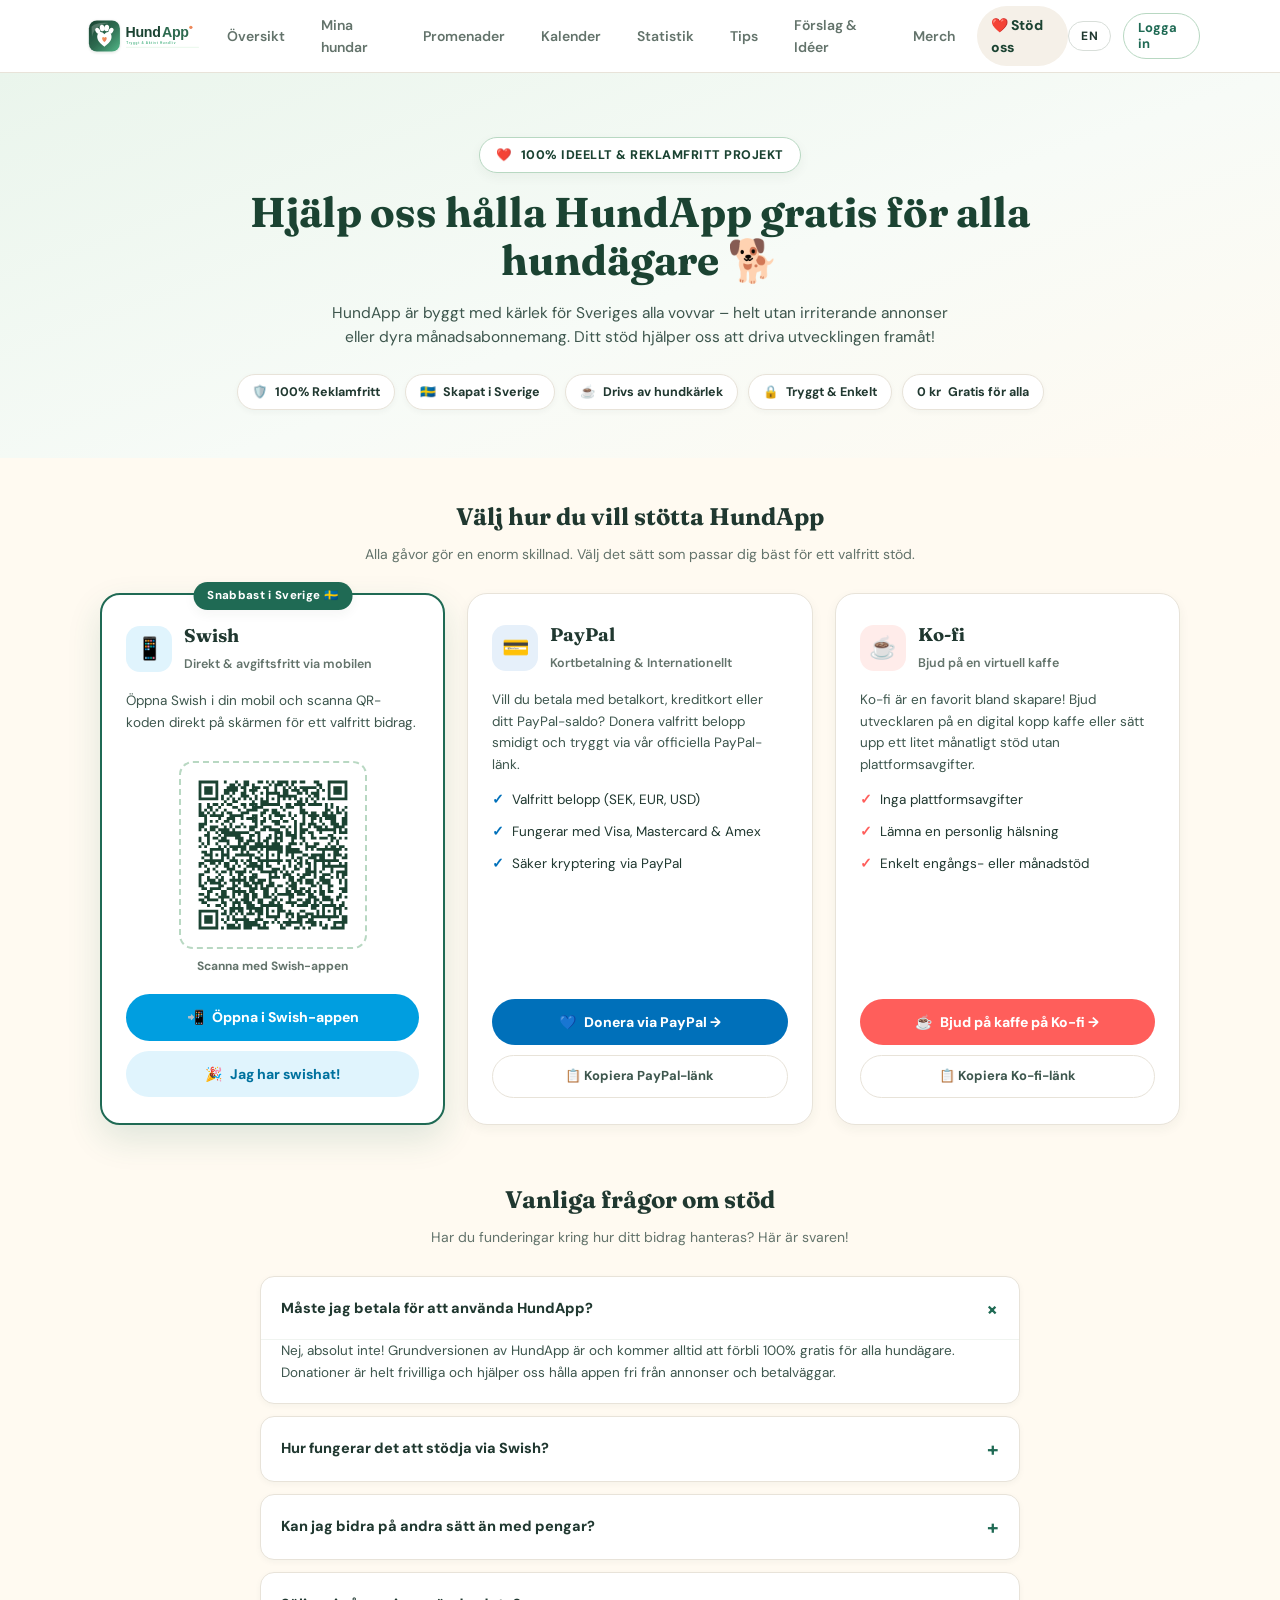
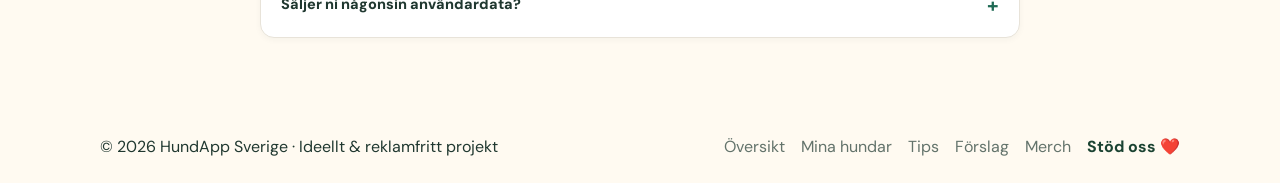
<file: donate.html>
<!doctype html>
<html lang="sv">
<head>
  <meta charset="utf-8">
  <meta name="viewport" content="width=device-width, initial-scale=1">
  <meta name="description" content="Stöd utvecklingen och driften av HundApp via Swish, PayPal eller Ko-fi. 100% reklamfritt, ideellt och skapat med kärlek för Sveriges alla hundar.">
  <title>Stöd HundApp – Hjälp oss hålla appen gratis &amp; reklamfri 🐾</title>
  
  <link rel="preconnect" href="https://fonts.googleapis.com">
  <link rel="preconnect" href="https://fonts.gstatic.com" crossorigin>
  <link href="https://fonts.googleapis.com/css2?family=DM+Sans:ital,wght@0,400;0,500;0,600;0,700;1,400&family=Fraunces:opsz,wght@9..144,600;9..144,700&display=swap" rel="stylesheet">
  <link rel="stylesheet" href="styles.css">
  
  <!-- PWA & Mobile Web App Meta -->
  <link rel="manifest" href="manifest.json">
  <meta name="theme-color" content="#2D6A4F">
  <meta name="mobile-web-app-capable" content="yes">
  <meta name="apple-mobile-web-app-capable" content="yes">
  <meta name="apple-mobile-web-app-status-bar-style" content="default">
  <meta name="apple-mobile-web-app-title" content="HundApp">
  <link rel="apple-touch-icon" href="icons/apple-touch-icon.png">
  <link rel="icon" type="image/png" sizes="32x32" href="icons/favicon-32.png">
</head>
<body class="donation-page">
  <a class="skip-link" href="#main">Hoppa till innehållet</a>

  <!-- Huvudnavigation -->
  <header class="portal-header">
    <div class="portal-nav">
      <a class="brand" href="index.html" aria-label="HundApp – till startsidan">
        <img src="hundapp-logo.svg" alt="HundApp Logotyp" class="brand-logo-img">
      </a>

      <nav class="portal-links" aria-label="Huvudmeny">
        <a href="portal.html">Översikt</a>
        <a href="dogs.html">Mina hundar</a>
        <a href="walks.html">Promenader</a>
        <a href="calendar.html">Kalender</a>
        <a href="statistics.html">Statistik</a>
        <a href="tips.html">Tips</a>
        <a href="suggestions.html">Förslag &amp; Idéer</a>
        <a href="merch.html">Merch</a>
        <a href="donate.html" class="active" aria-current="page" style="color:#1B4332; font-weight:800;">❤️ Stöd oss</a>
      </nav>

      <div class="portal-user">
        <button class="language-toggle" type="button" aria-label="Switch to English" aria-pressed="false" onclick="if(typeof toggleLanguage==='function')toggleLanguage();">EN</button>
        <a href="login.html" class="btn btn-outline" style="padding:6px 14px; font-size:13px; text-decoration:none; border-radius:9999px;">Logga in</a>
      </div>
    </div>
  </header>

  <main id="main">
    <!-- Hero Sektion -->
    <section class="donation-hero">
      <div class="donation-hero-container">
        <div class="donation-badge">
          <span>❤️</span>
          <span>100% Ideellt &amp; Reklamfritt Projekt</span>
        </div>
        
        <h1 class="donation-title">Hjälp oss hålla HundApp gratis för alla hundägare 🐕</h1>
        
        <p class="donation-subtitle">
          HundApp är byggt med kärlek för Sveriges alla vovvar – helt utan irriterande annonser eller dyra månadsabonnemang. Ditt stöd hjälper oss att driva utvecklingen framåt!
        </p>

        <div class="donation-trust-pills">
          <div class="donation-trust-pill"><span>🛡️</span> 100% Reklamfritt</div>
          <div class="donation-trust-pill"><span>🇸🇪</span> Skapat i Sverige</div>
          <div class="donation-trust-pill"><span>☕</span> Drivs av hundkärlek</div>
          <div class="donation-trust-pill"><span>🔒</span> Tryggt &amp; Enkelt</div>
          <div class="donation-trust-pill"><span>0 kr</span> Gratis för alla</div>
        </div>
      </div>
    </section>

    <div class="donation-container">
      
      <!-- Betalningsmetoder -->
      <section aria-labelledby="payment-section-heading">
        <h2 id="payment-section-heading" class="donation-section-title">Välj hur du vill stötta HundApp</h2>
        <p class="donation-section-subtitle">
          Alla gåvor gör en enorm skillnad. Välj det sätt som passar dig bäst för ett valfritt stöd.
        </p>

        <div class="payment-methods-grid">
          
          <!-- Metod 1: Swish -->
          <article class="payment-card highlight" id="swishCard">
            <div class="payment-card-badge">Snabbast i Sverige 🇸🇪</div>
            
            <div class="payment-header">
              <div class="payment-icon-wrap swish-icon-bg">📱</div>
              <div class="payment-title-group">
                <h3>Swish</h3>
                <span>Direkt &amp; avgiftsfritt via mobilen</span>
              </div>
            </div>

            <p class="payment-body">
              Öppna Swish i din mobil och scanna QR-koden direkt på skärmen för ett valfritt bidrag.
            </p>

            <!-- Interaktiv QR-kod -->
            <div class="swish-qr-frame">
              <div class="swish-qr-container">
                <div class="swish-qr-svg-wrap" id="swishQrContainer" onclick="enlargeQrCode()" title="Klicka för att förstora QR-koden" role="button" tabindex="0" aria-label="Swish QR-kod">
                  <!-- Skanningsbar Swish-QR (swish-qr.svg) genererad från swish://-länken -->
                  <img src="swish-qr.svg" alt="Swish QR-kod för valfritt bidrag till HundApp" style="width:160px; height:160px; display:block;">
                </div>
              </div>
              <p class="swish-qr-caption" id="swishQrCaption">Scanna med Swish-appen</p>
            </div>

            <div class="payment-actions">
              <a href="swish://payment?data=%7B%22version%22%3A1%2C%22payee%22%3A%7B%22value%22%3A%220721817177%22%7D%2C%22message%22%3A%7B%22value%22%3A%22HundApp%22%7D%7D" class="payment-btn btn-swish-primary" id="openSwishLink">
                <span>📲</span> Öppna i Swish-appen
              </a>
              <button type="button" class="payment-btn btn-swish-secondary" onclick="openThankYouModal()">
                <span>🎉</span> Jag har swishat!
              </button>
            </div>
          </article>

          <!-- Metod 2: PayPal -->
          <article class="payment-card">
            <div class="payment-header">
              <div class="payment-icon-wrap paypal-icon-bg">💳</div>
              <div class="payment-title-group">
                <h3>PayPal</h3>
                <span>Kortbetalning &amp; Internationellt</span>
              </div>
            </div>

            <p class="payment-body">
              Vill du betala med betalkort, kreditkort eller ditt PayPal-saldo? Donera valfritt belopp smidigt och tryggt via vår officiella PayPal-länk.
            </p>

            <ul style="list-style:none; padding:0; margin:0 0 24px; font-size:13.5px; color:var(--ink); display:flex; flex-direction:column; gap:10px;">
              <li style="display:flex; align-items:center; gap:8px;">
                <span style="color:#0070BA; font-weight:800;">✓</span> Valfritt belopp (SEK, EUR, USD)
              </li>
              <li style="display:flex; align-items:center; gap:8px;">
                <span style="color:#0070BA; font-weight:800;">✓</span> Fungerar med Visa, Mastercard &amp; Amex
              </li>
              <li style="display:flex; align-items:center; gap:8px;">
                <span style="color:#0070BA; font-weight:800;">✓</span> Säker kryptering via PayPal
              </li>
            </ul>

            <div class="payment-actions">
              <a href="https://paypal.me/Rickard3dPrint" target="_blank" rel="noopener noreferrer" class="payment-btn btn-paypal" onclick="triggerDonationCelebration('PayPal')">
                <span>💙</span> Donera via PayPal →
              </a>
              <button type="button" class="swish-copy-btn" style="width:100%; justify-content:center; padding:10px;" onclick="copyToClipboard('https://paypal.me/Rickard3dPrint', 'PayPal-länk kopierad! 📋')">
                📋 Kopiera PayPal-länk
              </button>
            </div>
          </article>

          <!-- Metod 3: Ko-fi -->
          <article class="payment-card">
            <div class="payment-header">
              <div class="payment-icon-wrap kofi-icon-bg">☕</div>
              <div class="payment-title-group">
                <h3>Ko-fi</h3>
                <span>Bjud på en virtuell kaffe</span>
              </div>
            </div>

            <p class="payment-body">
              Ko-fi är en favorit bland skapare! Bjud utvecklaren på en digital kopp kaffe eller sätt upp ett litet månatligt stöd utan plattformsavgifter.
            </p>

            <ul style="list-style:none; padding:0; margin:0 0 24px; font-size:13.5px; color:var(--ink); display:flex; flex-direction:column; gap:10px;">
              <li style="display:flex; align-items:center; gap:8px;">
                <span style="color:#FF5E5B; font-weight:800;">✓</span> Inga plattformsavgifter
              </li>
              <li style="display:flex; align-items:center; gap:8px;">
                <span style="color:#FF5E5B; font-weight:800;">✓</span> Lämna en personlig hälsning
              </li>
              <li style="display:flex; align-items:center; gap:8px;">
                <span style="color:#FF5E5B; font-weight:800;">✓</span> Enkelt engångs- eller månadstöd
              </li>
            </ul>

            <div class="payment-actions">
              <a href="https://ko-fi.com/tokke2" target="_blank" rel="noopener noreferrer" class="payment-btn btn-kofi" onclick="triggerDonationCelebration('Ko-fi')">
                <span>☕</span> Bjud på kaffe på Ko-fi →
              </a>
              <button type="button" class="swish-copy-btn" style="width:100%; justify-content:center; padding:10px;" onclick="copyToClipboard('https://ko-fi.com/tokke2', 'Ko-fi-länk kopierad! 📋')">
                📋 Kopiera Ko-fi-länk
              </button>
            </div>
          </article>

        </div>
      </section>

      <!-- Vanliga frågor (FAQ) -->
      <section aria-labelledby="faq-heading">
        <h2 id="faq-heading" class="donation-section-title">Vanliga frågor om stöd</h2>
        <p class="donation-section-subtitle">
          Har du funderingar kring hur ditt bidrag hanteras? Här är svaren!
        </p>

        <div class="donation-faq-list">
          <details class="faq-card" open>
            <summary class="faq-summary">Måste jag betala för att använda HundApp?</summary>
            <div class="faq-content">
              Nej, absolut inte! Grundversionen av HundApp är och kommer alltid att förbli 100% gratis för alla hundägare. Donationer är helt frivilliga och hjälper oss hålla appen fri från annonser och betalväggar.
            </div>
          </details>

          <details class="faq-card">
            <summary class="faq-summary">Hur fungerar det att stödja via Swish?</summary>
            <div class="faq-content">
              Öppna Swish i din mobil och scanna QR-koden direkt på skärmen, eller tryck på knappen "Öppna i Swish-appen" om du besöker sidan från mobilen. Alla bidrag går oavkortat till driften och vidareutvecklingen av HundApp.
            </div>
          </details>

          <details class="faq-card">
            <summary class="faq-summary">Kan jag bidra på andra sätt än med pengar?</summary>
            <div class="faq-content">
              Ja, varmt välkommen! Du kan tipsa vänner och hundklubbar om appen, lämna idéer i vår <a href="suggestions.html" style="color:#2D6A4F; font-weight:700;">Förslagslåda</a>, eller dela dina bästa hundtips. Varje rekommendation sprider glädje!
            </div>
          </details>

          <details class="faq-card">
            <summary class="faq-summary">Säljer ni någonsin användardata?</summary>
            <div class="faq-content">
              Aldrig! Din och din hunds integritet är en självklarhet. Vi samlar ingen känslig data och delar eller säljer aldrig någonting till tredje part.
            </div>
          </details>
        </div>
      </section>

    </div>
  </main>

  <!-- Tack-Modal (Supporter Diploma) -->
  <div class="modal-overlay" id="thankYouModal" role="dialog" aria-modal="true" aria-labelledby="modalTitle">
    <div class="diploma-card">
      <button type="button" class="modal-close-btn" onclick="closeThankYouModal()" aria-label="Stäng ruta">✕</button>
      <div class="diploma-seal">🏅</div>
      <h2 id="modalTitle" class="diploma-title">Tack från djupet av våra hundhjärtan! 🐾</h2>
      <div class="diploma-badge-stamp">Officiell HundApp Supporter</div>
      <p class="diploma-body">
        Ditt generösa stöd gör att vi kan hålla HundApp helt gratis, reklamfritt och tryggt för tusentals hundar och deras hussar och mattar i hela Sverige.
      </p>
      <div style="background:#FAF7F2; border-radius:16px; padding:16px; margin-bottom:20px; font-size:13.5px; color:var(--ink);">
        <strong>Mottagare:</strong> HundApp Utvecklingsfond

        <strong>Status:</strong> Varmt tack för att du stöttar projektet! ❤️
      </div>
      <button type="button" class="payment-btn btn-swish-primary" onclick="closeThankYouModal()">
        Stäng &amp; Fortsätt använda appen ✨
      </button>
    </div>
  </div>

  <!-- Sidfot -->
  <footer class="portal-footer">
    <div style="max-width:1120px; margin:0 auto; display:flex; justify-content:space-between; align-items:center; flex-wrap:wrap; gap:14px; padding:24px 20px;">
      <span>© 2026 HundApp Sverige · Ideellt &amp; reklamfritt projekt</span>
      <span style="display:flex; gap:16px; align-items:center; flex-wrap:wrap;">
        <a href="portal.html" style="color:var(--muted); text-decoration:none;">Översikt</a>
        <a href="dogs.html" style="color:var(--muted); text-decoration:none;">Mina hundar</a>
        <a href="tips.html" style="color:var(--muted); text-decoration:none;">Tips</a>
        <a href="suggestions.html" style="color:var(--muted); text-decoration:none;">Förslag</a>
        <a href="merch.html" style="color:var(--muted); text-decoration:none;">Merch</a>
        <a href="donate.html" style="color:#1B4332; font-weight:700; text-decoration:none;">Stöd oss ❤️</a>
      </span>
    </div>
  </footer>

  <script src="app.js"></script>
  <script>
    // Interaktiv Swish QR-kod rendering
    const swishNumber = "0721817177";

    function updateSwishQr() {
      const qrContainer = document.getElementById('swishQrContainer');
      const openSwishLink = document.getElementById('openSwishLink');

      // Standard Swish URI payload
      const swishPayload = {
        version: 1,
        payee: { value: swishNumber },
        message: { value: "HundApp Stöd" }
      };

      const swishUri = `swish://payment?data=${encodeURIComponent(JSON.stringify(swishPayload))}`;
      
      if (openSwishLink) {
        openSwishLink.href = swishUri;
      }

      // QR-koden är den statiska, skanningsbara swish-qr.svg (genererad från exakt
      // denna swish://-URI). app.js dekorativa generateQrSvg används medvetet inte,
      // eftersom den inte kan läsas av Swish-appen.
    }

    function copyToClipboard(text, successMsg) {
      navigator.clipboard.writeText(text).then(() => {
        if (typeof showToast === 'function') {
          showToast(successMsg, '✓');
        }
      });
    }

    function triggerDonationCelebration(method) {
      if (typeof celebrateConfetti === 'function') {
        celebrateConfetti();
      }
      if (typeof showToast === 'function') {
        showToast(`Tack för att du stöttar via ${method}! ❤️`, '🎉');
      }
    }

    function openThankYouModal() {
      const modal = document.getElementById('thankYouModal');
      if (modal) {
        modal.classList.add('active');
      }
      if (typeof celebrateConfetti === 'function') {
        celebrateConfetti();
      }
    }

    function closeThankYouModal() {
      const modal = document.getElementById('thankYouModal');
      if (modal) {
        modal.classList.remove('active');
      }
    }

    function enlargeQrCode() {
      if (typeof showToast === 'function') {
        showToast('Öppna Swish i mobilen och scanna QR-koden direkt på skärmen! 📱', '📷');
      }
    }

    // Initiera vid sidladdning
    document.addEventListener('DOMContentLoaded', () => {
      updateSwishQr();
    });
  </script>
</body>
</html>
</file>
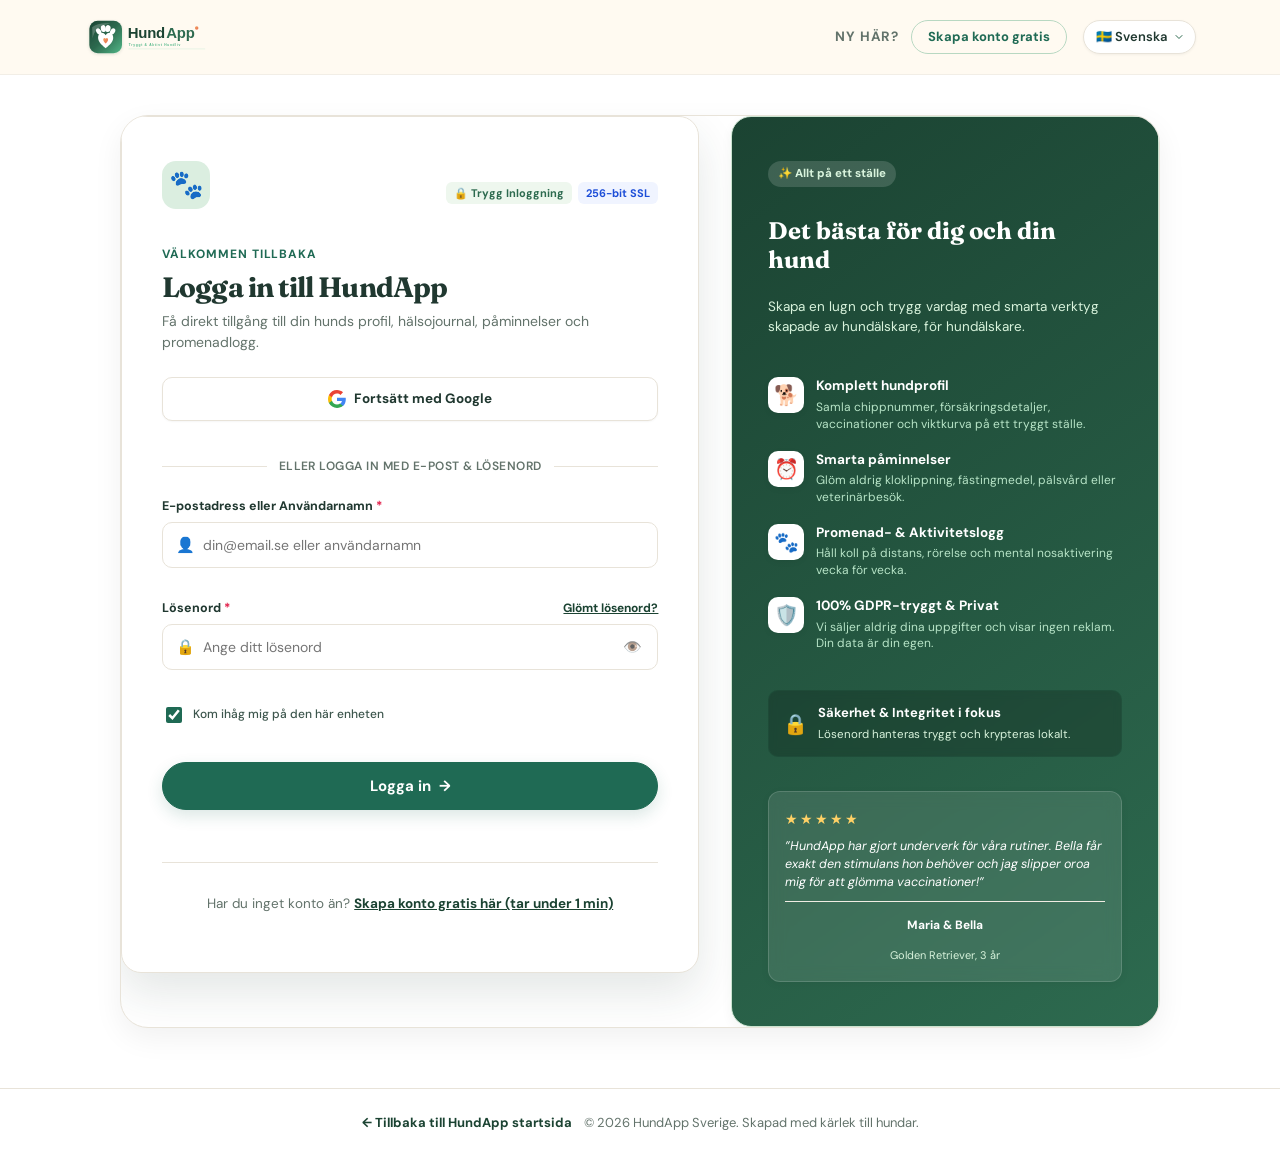
<file: login.html>
<!doctype html>
<html lang="sv">
<head>
  <meta charset="utf-8">
  <meta name="viewport" content="width=device-width, initial-scale=1">
  <meta name="description" content="Logga in till ditt HundApp-konto – håll koll på hundens hälsa, rutiner, kalender och promenader.">
  <title>Logga in – HundApp</title>
  <link rel="preconnect" href="https://fonts.googleapis.com">
  <link rel="preconnect" href="https://fonts.gstatic.com" crossorigin>
  <link href="https://fonts.googleapis.com/css2?family=DM+Sans:ital,wght@0,400;0,500;0,600;0,700;1,400&family=Fraunces:opsz,wght@9..144,600;9..144,700&display=swap" rel="stylesheet">
  <link rel="stylesheet" href="styles.css">
  <!-- Officiell Google Identity Services Client -->
  <script src="https://accounts.google.com/gsi/client" async defer></script>
  <!-- PWA & Mobile Web App Meta -->
  <link rel="manifest" href="manifest.json">
  <meta name="theme-color" content="#2D6A4F">
  <meta name="mobile-web-app-capable" content="yes">
  <meta name="apple-mobile-web-app-capable" content="yes">
  <meta name="apple-mobile-web-app-status-bar-style" content="default">
  <meta name="apple-mobile-web-app-title" content="HundApp">
  <link rel="apple-touch-icon" href="icons/apple-touch-icon.png">
  <link rel="icon" type="image/png" sizes="32x32" href="icons/favicon-32.png">
  <script>
    // ⚡ Instant Google OAuth Callback Interceptor
    (function() {
      try {
        const hash = window.location.hash || window.location.search;
        if (hash && (hash.includes('id_token=') || hash.includes('access_token='))) {
          const params = new URLSearchParams(hash.startsWith('#') ? hash.substring(1) : hash);
          const idToken = params.get('id_token');
          const accessToken = params.get('access_token');
          
          if (idToken) {
            try {
              const base64Url = idToken.split('.')[1];
              const base64 = base64Url.replace(/-/g, '+').replace(/_/g, '/');
              const jsonPayload = decodeURIComponent(atob(base64).split('').map(function(c) {
                return '%' + ('00' + c.charCodeAt(0).toString(16)).slice(-2);
              }).join(''));
              const payload = JSON.parse(jsonPayload);
              if (payload && payload.email) {
                if (accessToken) {
                  try { localStorage.setItem('hundapp-google-access-token', JSON.stringify({ token: accessToken, expiresAt: Date.now() + 3500 * 1000 })); } catch (e) {}
                }
                const user = {
                  id: 'user-g-' + (payload.sub || Date.now()),
                  name: payload.name || payload.given_name || payload.email.split('@')[0],
                  email: payload.email,
                  picture: payload.picture || '',
                  authProvider: 'google',
                  loggedInAt: new Date().toISOString()
                };
                // Samma kanoniska nycklar som app.js läser (STORAGE_KEYS) –
                // tidigare stod här underscore-nycklar som portalen aldrig såg.
                localStorage.setItem('hundapp-auth-user', JSON.stringify(user));

                // Add to registered users
                let registered = [];
                try {
                  registered = JSON.parse(localStorage.getItem('hundapp-registered-users') || '[]');
                } catch(e) { registered = []; }
                if (!registered.some(u => u.email === user.email)) {
                  registered.push(user);
                  localStorage.setItem('hundapp-registered-users', JSON.stringify(registered));
                }
                
                // Redirect immediately to portal
                window.location.replace('portal.html');
              }
            } catch(e) {
              console.warn('[Google OAuth Interceptor] Error parsing token:', e);
            }
          }
        }
      } catch(e) {}
    })();
  </script>
</head>
<body class="account-page">
  <a class="skip-link" href="#main">Hoppa till innehållet</a>

  <!-- Toppheader -->
  <header class="site-header">
    <div class="container nav-wrap">
      <a class="brand" href="index.html" aria-label="HundApp – till startsidan">
        <img src="hundapp-logo.svg" alt="HundApp Logotyp" class="brand-logo-img">
      </a>
      <nav class="account-nav" aria-label="Kontomeny" style="display:flex; align-items:center; gap:12px;">
        <span class="account-nav-label" style="font-size:13.5px; color:var(--muted);">Ny här?</span>
        <a href="register.html" class="btn btn-outline btn-sm">Skapa konto gratis</a>
        <div class="lang-selector-wrap">
          <select class="lang-selector" aria-label="Välj språk / Select language" onchange="setLanguage(this.value, true)">
            <option value="sv">🇸🇪 Svenska</option>
            <option value="en">🇬🇧 English</option>
          </select>
        </div>
      </nav>
    </div>
  </header>

  <!-- Huvudinnehåll Login med Split Layout -->
  <main id="main" class="account-main register-split-main">
    <div class="register-split-container">
      
      <!-- Vänster kolumn: Inloggningspanel -->
      <section class="login-panel register-panel-card" aria-labelledby="login-heading">
        
        <div class="account-badge-row">
          <span class="account-icon" aria-hidden="true">🐾</span>
          <div style="display:flex; gap:6px;">
            <span class="tag-pill" style="background:#eef7ee; color:#2d6a4f; font-weight:700; font-size:11px; padding:3px 8px; border-radius:6px;">🔒 Trygg Inloggning</span>
            <span class="tag-pill" style="background:#f0f4ff; color:#1d4ed8; font-weight:700; font-size:11px; padding:3px 8px; border-radius:6px;">256-bit SSL</span>
          </div>
        </div>

        <p class="eyebrow" style="margin:4px 0;" data-i18n="login_eyebrow">Välkommen tillbaka</p>
        <h1 id="login-heading" data-i18n="login_heading">Logga in till HundApp</h1>
        <p class="account-intro" data-i18n="login_intro">Få direkt tillgång till din hunds profil, hälsojournal, påminnelser och promenadlogg.</p>

        <!-- Snabbknappar för Social Inloggning -->
        <div class="social-auth-group">
          <button type="button" class="btn-social google-btn" id="social-google-btn" onclick="if(window.redirectToGoogleOAuth){window.redirectToGoogleOAuth();}else{directGoogleLogin();}">
            <svg width="18" height="18" viewBox="0 0 24 24" aria-hidden="true">
              <path fill="#4285F4" d="M23.745 12.27c0-.7-.06-1.4-.19-2.07H12v4.51h6.6c-.29 1.52-1.14 2.8-2.4 3.65v3.03h3.88c2.27-2.09 3.66-5.17 3.66-9.12z"/>
              <path fill="#34A853" d="M12 24c3.24 0 5.95-1.08 7.93-2.91l-3.88-3.03c-1.08.72-2.45 1.16-4.05 1.16-3.12 0-5.77-2.1-6.72-4.93H1.24v3.13C3.26 21.44 7.33 24 12 24z"/>
              <path fill="#FBBC05" d="M5.28 14.29c-.25-.72-.38-1.49-.38-2.29s.13-1.57.38-2.29V6.57H1.24C.45 8.14 0 9.92 0 12s.45 3.86 1.24 5.43l4.04-3.14z"/>
              <path fill="#EA4335" d="M12 4.75c1.77 0 3.35.61 4.6 1.8l3.42-3.42C17.95 1.19 15.24 0 12 0 7.33 0 3.26 2.56 1.24 6.57l4.04 3.14c.95-2.83 3.6-4.96 6.72-4.96z"/>
            </svg>
            <span data-i18n="social_google_btn">Fortsätt med Google</span>
          </button>

          
        </div>

        <div class="auth-divider">
          <span data-i18n="auth_divider_login">eller logga in med e-post &amp; lösenord</span>
        </div>

        <!-- Inloggningsformulär -->
        <form id="login-form" class="login-form" novalidate>
          
          <!-- E-post / Användarnamnsfält -->
          <div class="form-group-field">
            <label for="email">E-postadress eller Användarnamn <span class="required-star" style="color:#e11d48;">*</span></label>
            <div class="input-icon-wrap">
              <span class="field-icon" aria-hidden="true">👤</span>
              <input id="email" name="email" type="text" autocomplete="username" placeholder="din@email.se eller användarnamn" required class="form-control-icon">
            </div>
            <p class="field-error-msg" id="login-email-error" style="display:none;">Ange din e-postadress eller användarnamn.</p>
          </div>

          <!-- Lösenordsfält med Glömt lösenord-länk -->
          <div class="form-group-field">
            <div class="label-row" style="display:flex; justify-content:space-between; align-items:center; margin-bottom:6px;">
              <label for="password" style="margin:0;">Lösenord <span class="required-star" style="color:#e11d48;">*</span></label>
              <button type="button" class="text-modal-link" id="open-forgot-modal-btn" style="background:none; border:none; color:var(--green-dark); font-weight:700; font-size:12px; cursor:pointer; text-decoration:underline;">Glömt lösenord?</button>
            </div>
            <div class="input-icon-wrap">
              <span class="field-icon" aria-hidden="true">🔒</span>
              <input id="password" name="password" type="password" autocomplete="current-password" placeholder="Ange ditt lösenord" required class="form-control-icon">
              <button id="toggle-password" class="btn-toggle-eye" type="button" aria-label="Visa lösenord">
                <span class="eye-icon">👁️</span>
              </button>
            </div>
            <p class="field-error-msg" id="login-pass-error" style="display:none;">Vänligen ange ditt lösenord.</p>
            
            <!-- CapsLock Varningsindikator -->
            <div id="caps-lock-warning" class="caps-lock-warning" style="display:none;">
              <span>⚠️</span>
              <span>Caps Lock är aktiverat</span>
            </div>
          </div>

          <!-- Kom ihåg mig -->
          <label class="consent-row remember-row">
            <input type="checkbox" id="remember-me" name="remember" checked>
            <span>Kom ihåg mig på den här enheten</span>
          </label>

          <!-- Submit-knapp -->
          <button class="button login-button" id="submit-login-btn" type="submit">
            <span id="login-btn-text" data-i18n="btn_submit_login">Logga in</span>
            <span class="btn-arrow" aria-hidden="true">→</span>
          </button>
        </form>

        <p id="form-message" class="form-message" role="status" aria-live="polite"></p>

        <div class="account-bottom-box">
          <p>Har du inget konto än? <a href="register.html" class="text-link-green">Skapa konto gratis här (tar under 1 min)</a></p>
        </div>
      </section>

      <!-- Höger kolumn: Värdeerbjudande & Förtroendepanel -->
      <aside class="register-sidebar-card" aria-label="Fördelar med HundApp">
        <div class="sidebar-card-inner">
          <span class="sidebar-badge">✨ Allt på ett ställe</span>
          <h2>Det bästa för dig och din hund</h2>
          <p class="sidebar-desc">Skapa en lugn och trygg vardag med smarta verktyg skapade av hundälskare, för hundälskare.</p>

          <ul class="sidebar-features-list">
            <li>
              <span class="feature-bullet-icon">🐕</span>
              <div>
                <strong>Komplett hundprofil</strong>
                <p>Samla chippnummer, försäkringsdetaljer, vaccinationer och viktkurva på ett tryggt ställe.</p>
              </div>
            </li>
            <li>
              <span class="feature-bullet-icon">⏰</span>
              <div>
                <strong>Smarta påminnelser</strong>
                <p>Glöm aldrig kloklippning, fästingmedel, pälsvård eller veterinärbesök.</p>
              </div>
            </li>
            <li>
              <span class="feature-bullet-icon">🐾</span>
              <div>
                <strong>Promenad- &amp; Aktivitetslogg</strong>
                <p>Håll koll på distans, rörelse och mental nosaktivering vecka för vecka.</p>
              </div>
            </li>
            <li>
              <span class="feature-bullet-icon">🛡️</span>
              <div>
                <strong>100% GDPR-tryggt &amp; Privat</strong>
                <p>Vi säljer aldrig dina uppgifter och visar ingen reklam. Din data är din egen.</p>
              </div>
            </li>
          </ul>

          <div class="sidebar-security-badge">
            <span class="security-lock-icon">🔒</span>
            <div>
              <strong style="font-size:13px; color:#ffffff;">Säkerhet &amp; Integritet i fokus</strong>
              <p style="margin:2px 0 0; font-size:11.5px; color:#d8f3dc;">Lösenord hanteras tryggt och krypteras lokalt.</p>
            </div>
          </div>

          <!-- Användarcitat / Social Proof -->
          <div class="sidebar-testimonial">
            <div class="testimonial-stars">★★★★★</div>
            <p>”HundApp har gjort underverk för våra rutiner. Bella får exakt den stimulans hon behöver och jag slipper oroa mig för att glömma vaccinationer!”</p>
            <div class="testimonial-author">
              <b>Maria &amp; Bella</b>
              <small>Golden Retriever, 3 år</small>
            </div>
          </div>

        </div>
      </aside>

    </div>
  </main>

  <!-- MODAL: GLÖMT LÖSENORD -->
  <div id="forgot-password-modal" class="modal" aria-hidden="true" role="dialog" aria-modal="true" aria-labelledby="forgot-modal-title">
    <div class="modal-box form-modal" style="width:min(100%, 480px); background:#fff; border-radius:20px; padding:32px;">
      <button class="modal-close" id="close-forgot-modal-btn" type="button" aria-label="Stäng">&times;</button>
      <span class="modal-icon">🔑</span>
      <p class="eyebrow">Kontohjälp</p>
      <h2 id="forgot-modal-title" style="margin:4px 0 10px; font-family:'Fraunces',serif;">Återställ ditt lösenord</h2>
      <p style="font-size:13.5px; color:var(--muted); margin: 0 0 18px; line-height: 1.5;">
        Ange den e-postadress eller användarnamn som är kopplad till ditt HundApp-konto så skickar vi instruktioner direkt.
      </p>

      <form id="forgot-password-form">
        <div class="walk-form-group">
          <label for="forgot-email-input">E-postadress eller Användarnamn *</label>
          <input type="text" id="forgot-email-input" placeholder="din@email.se eller användarnamn" required style="width:100%; padding:10px 14px; border-radius:10px; border:1px solid var(--line);">
        </div>

        <div id="forgot-password-feedback" style="margin-bottom:14px;"></div>

        <div style="display:flex; justify-content:flex-end; gap:10px; margin-top:16px;">
          <button type="button" class="btn btn-outline" id="cancel-forgot-modal-btn">Avbryt</button>
          <button type="submit" class="btn btn-primary" id="send-reset-link-btn">Skicka länk ✉️</button>
        </div>
      </form>
    </div>
  </div>

  <!-- TOAST FEEDBACK -->
  <div id="toast-msg" class="toast-msg" role="status" aria-live="polite">
    <span id="toast-icon">✓</span>
    <span id="toast-text">Inloggad! Välkommen tillbaka.</span>
  </div>

  <!-- Sidfot -->
  <footer class="simple-footer" style="padding:24px; text-align:center; font-size:13px; color:var(--muted); border-top:1px solid var(--line);">
    <div style="max-width:1040px; margin:0 auto; display:flex; justify-content:space-between; align-items:center; flex-wrap:wrap; gap:12px;">
      <a href="index.html" style="color:var(--green-dark); font-weight:700; text-decoration:none;">← Tillbaka till HundApp startsida</a>
      <span>© 2026 HundApp Sverige. Skapad med kärlek till hundar.</span>
    </div>
  </footer>

  <script src="app.js"></script>

    <script>
    function directGoogleLogin() {
      const clientId = '378881918893-fbsf9pj2flr469nmb45amegodpoj652c.apps.googleusercontent.com';
      let origin = window.location.origin;
      let pathname = window.location.pathname;
      let basePath = pathname.substring(0, pathname.lastIndexOf('/'));
      let redirectUri = origin + basePath + '/login.html';
      const authUrl = 'https://accounts.google.com/o/oauth2/v2/auth?client_id=' + encodeURIComponent(clientId) +
                      '&redirect_uri=' + encodeURIComponent(redirectUri) +
                      '&response_type=' + encodeURIComponent('token id_token') +
                      '&scope=' + encodeURIComponent('openid email profile https://www.googleapis.com/auth/drive.file') +
                      '&nonce=' + Math.random().toString(36).substring(2, 15) +
                      '&prompt=select_account';
      window.location.href = authUrl;
    }
  </script>

</body>
</html>
</file>
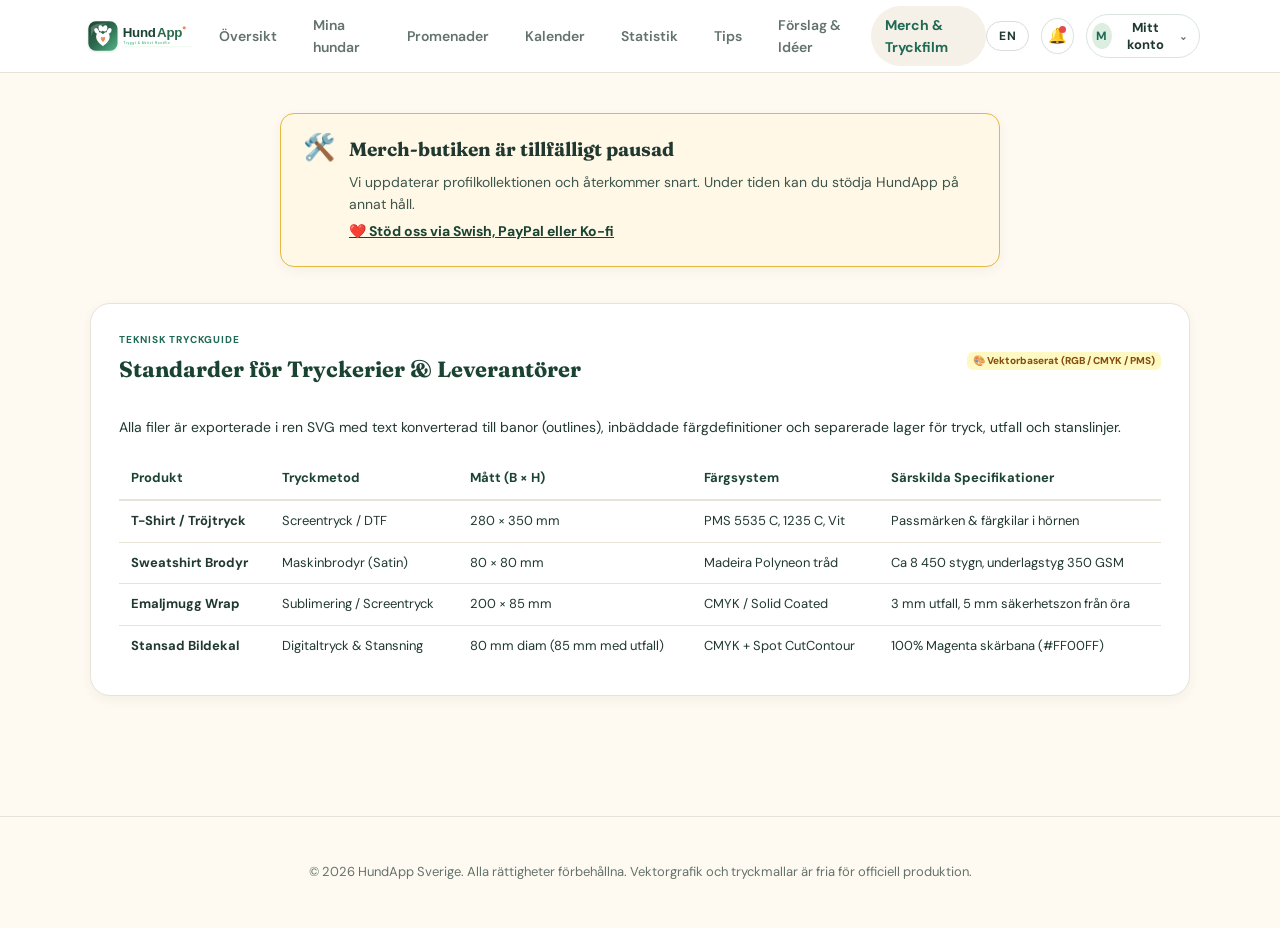
<file: merch.html>
<!doctype html>
<html lang="sv">
<head>
  <meta charset="utf-8">
  <meta name="viewport" content="width=device-width, initial-scale=1">
  <meta name="description" content="Officiell profilkollektion & tryckfärdiga original för HundApp – T-shirts, sweatshirts, emaljmuggar och stansade dekaler med 100% vektorgrafik.">
  <title>Officiell Merch &amp; Tryckoriginal – HundApp</title>
  <link rel="preconnect" href="https://fonts.googleapis.com">
  <link rel="preconnect" href="https://fonts.gstatic.com" crossorigin>
  <link href="https://fonts.googleapis.com/css2?family=DM+Sans:ital,wght@0,400;0,500;0,600;0,700;1,400&family=Fraunces:opsz,wght@9..144,600;9..144,700&display=swap" rel="stylesheet">
  <link rel="stylesheet" href="styles.css">
  <!-- PWA & Mobile Web App Meta -->
  <link rel="manifest" href="manifest.json">
  <meta name="theme-color" content="#2D6A4F">
  <meta name="mobile-web-app-capable" content="yes">
  <meta name="apple-mobile-web-app-capable" content="yes">
  <meta name="apple-mobile-web-app-status-bar-style" content="default">
  <meta name="apple-mobile-web-app-title" content="HundApp">
  <link rel="apple-touch-icon" href="icons/apple-touch-icon.png">
  <link rel="icon" type="image/png" sizes="32x32" href="icons/favicon-32.png">
  <style>
    .merch-grid {
      display: grid;
      grid-template-columns: repeat(auto-fit, minmax(320px, 1fr));
      gap: 24px;
      margin-top: 24px;
    }
    .merch-card {
      background: #FFFFFF;
      border: 1px solid rgba(45, 106, 79, 0.12);
      border-radius: 20px;
      overflow: hidden;
      box-shadow: 0 10px 25px rgba(0,0,0,0.04);
      display: flex;
      flex-direction: column;
      transition: transform 0.25s ease, box-shadow 0.25s ease;
    }
    .merch-card:hover {
      transform: translateY(-4px);
      box-shadow: 0 16px 36px rgba(45, 106, 79, 0.12);
    }
    .merch-img-wrap {
      position: relative;
      background: #F4F1EA;
      height: 280px;
      overflow: hidden;
      display: flex;
      align-items: center;
      justify-content: center;
    }
    .merch-img-wrap img {
      width: 100%;
      height: 100%;
      object-fit: cover;
      transition: transform 0.4s ease;
    }
    .merch-card:hover .merch-img-wrap img {
      transform: scale(1.04);
    }
    .merch-badge-tag {
      position: absolute;
      top: 14px;
      left: 14px;
      background: rgba(27, 67, 50, 0.88);
      color: #FAF7F2;
      font-size: 11px;
      font-weight: 700;
      padding: 4px 10px;
      border-radius: 999px;
      letter-spacing: 0.5px;
      backdrop-filter: blur(4px);
    }
    .merch-body {
      padding: 24px;
      display: flex;
      flex-direction: column;
      flex: 1;
    }
    .merch-title {
      font-family: 'Fraunces', serif;
      font-size: 20px;
      color: var(--pine);
      margin: 0 0 6px 0;
    }
    .merch-subtitle {
      font-size: 13px;
      color: var(--muted);
      margin: 0 0 14px 0;
      line-height: 1.4;
    }
    .merch-specs-list {
      list-style: none;
      padding: 0;
      margin: 0 0 20px 0;
      font-size: 12.5px;
      color: var(--ink);
      display: flex;
      flex-direction: column;
      gap: 6px;
    }
    .merch-specs-list li {
      display: flex;
      align-items: center;
      gap: 8px;
    }
    .merch-specs-list li::before {
      content: "•";
      color: var(--pine);
      font-weight: bold;
    }
    .merch-actions {
      margin-top: auto;
      display: flex;
      gap: 10px;
      flex-wrap: wrap;
    }
    .color-swatch-picker {
      display: flex;
      gap: 8px;
      margin-bottom: 16px;
      align-items: center;
    }
    .swatch-circle {
      width: 22px;
      height: 22px;
      border-radius: 50%;
      cursor: pointer;
      border: 2px solid #FFFFFF;
      box-shadow: 0 0 0 1px #D1D5DB;
      transition: transform 0.15s ease;
    }
    .swatch-circle:hover, .swatch-circle.active {
      transform: scale(1.18);
      box-shadow: 0 0 0 2px var(--pine);
    }
  </style>
</head>
<body class="portal-page">
  <a class="skip-link" href="#main">Hoppa till innehållet</a>

  <!-- Huvudnavigation -->
  <header class="portal-header">
    <div class="portal-nav">
      <a class="brand" href="index.html" aria-label="HundApp – till startsidan">
        <img src="hundapp-logo.svg" alt="HundApp Logotyp" class="brand-logo-img">
      </a>

      <nav class="portal-links" aria-label="Huvudmeny">
        <a href="portal.html">Översikt</a>
        <a href="dogs.html">Mina hundar</a>
        <a href="walks.html">Promenader</a>
        <a href="calendar.html">Kalender</a>
        <a href="statistics.html">Statistik</a>
        <a href="tips.html">Tips</a>
        <a href="suggestions.html">Förslag &amp; Idéer</a>
        <a href="merch.html" class="active">Merch &amp; Tryckfilm</a>
      </nav>

      <div class="portal-user">
        <button class="language-toggle" type="button" aria-label="Switch to English" aria-pressed="false">EN</button>
        <button class="bell" type="button" aria-label="Notiser">🔔<i></i></button>
        <button class="user-menu" id="userMenuBtn" type="button" aria-haspopup="true" aria-expanded="false">
          <span id="userAvatarLetter">👤</span>
          <b id="userNavName">Maria</b>
          <em>⌄</em>
        </button>
      </div>
    </div>
  </header>

  <!-- Huvudinnehåll -->
  <main id="main" class="portal-main" style="max-width: 1200px; margin: 0 auto; padding: 32px 20px 80px;">

    <!-- TILLFÄLLIGT INAKTIVERAD (2026-10-11): ta bort notisen och display:none nedan för att återaktivera -->
    <div class="maintenance-notice" role="status">
      <span class="maintenance-icon" aria-hidden="true">🛠️</span>
      <div>
        <h2>Merch-butiken är tillfälligt pausad</h2>
        <p>Vi uppdaterar profilkollektionen och återkommer snart. Under tiden kan du stödja HundApp på annat håll.</p>
        <p><a href="donate.html">❤️ Stöd oss via Swish, PayPal eller Ko-fi</a></p>
      </div>
    </div>

    <!-- SIDRUBRIK & INTRO -->
    <section class="portal-welcome-row" style="margin-bottom: 28px; display:none;">
      <div>
        <p class="eyebrow">OFFICIELL HUNDAPP MERCH &amp; TRYCKORIGINAL</p>
        <h1 style="font-family:'Fraunces',serif; font-size: 32px; color: var(--pine); margin: 4px 0 8px;">
          Profilkollektion &amp; Tryckfärdig Vektorfilm
        </h1>
        <p style="font-size: 15px; color: var(--ink); max-width: 760px; line-height: 1.5;">
          Skandinaviskt formgivna profilprodukter och 100% tryckfärdiga vektorfiler (screentrycksfilm, brodyrmönster, stansade dekaler med CutContour och emaljmugg-wraps) optimerade för produktion hos lokala eller digitala tryckerier.
        </p>
      </div>

      <div style="display:flex; gap:10px; align-items:center;">
        <a href="visitkort-preview.html" class="btn btn-outline" style="font-size:13px; font-weight:700;">
          📇 Visitkort &amp; Vektorgrafik
        </a>
      </div>
    </section>

    <!-- MERCH GRID (tillfälligt dold – återaktivera genom att ta bort style/data-attributet) -->
    <div class="merch-grid" style="display:none;" data-temp-disabled="2026-10-11">

      <!-- PRODUKT 1: T-SHIRT -->
      <article class="merch-card">
        <div class="merch-img-wrap">
          <span class="merch-badge-tag">Screentryck / DTF · A3</span>
          <img src="merch/tshirt-mockup.png" alt="HundApp Ekologisk T-Shirt Mockup" loading="lazy">
        </div>
        <div class="merch-body">
          <h2 class="merch-title">Ekologisk T-Shirt "Tassavtryck"</h2>
          <p class="merch-subtitle">Kraftig 220 GSM kammad ekologisk bomull med klassiskt HundApp emblem i vitt och guld på bröstet eller ryggen.</p>
          
          <div class="color-swatch-picker">
            <span style="font-size:12px; font-weight:700; color:var(--muted);">Färger:</span>
            <span class="swatch-circle active" style="background:#1B4332;" title="Skogsgrön (Forest Pine)"></span>
            <span class="swatch-circle" style="background:#FAF7F2;" title="Varm Havrebeige"></span>
            <span class="swatch-circle" style="background:#1F2937;" title="Kolsvart"></span>
          </div>

          <ul class="merch-specs-list">
            <li><strong>Tryckformat:</strong> 280 x 350 mm (Centrerat bröst / rygg)</li>
            <li><strong>Färgseparation:</strong> PMS 5535 C, PMS 1235 C &amp; Täckvit</li>
            <li><strong>Passmärken:</strong> Inkluderar kryss och hörnmärken</li>
          </ul>

          <div class="merch-actions">
            <a href="merch-tshirt-print.svg" download="HundApp-Tshirt-Tryckfilm-A3.svg" class="btn btn-primary btn-sm" style="flex:1; justify-content:center;">
              📥 Ladda ner Tryckfilm (SVG)
            </a>
            <a href="merch-tshirt-print.svg" target="_blank" class="btn btn-outline btn-sm">
              👁️ Granska Vektor
            </a>
          </div>
        </div>
      </article>

      <!-- PRODUKT 2: SWEATSHIRT / HOODIE -->
      <article class="merch-card">
        <div class="merch-img-wrap">
          <span class="merch-badge-tag">Brodyr · Vänster Bröst</span>
          <img src="merch/hoodie-mockup.png" alt="HundApp Sweatshirt & Hoodie Mockup" loading="lazy">
        </div>
        <div class="merch-body">
          <h2 class="merch-title">Sweatshirt &amp; Hoodie "Skogstur"</h2>
          <p class="merch-subtitle">350 GSM premium fleece i havrebeige med elegant tät satinbrodyr av HundApp-tassen på vänster bröst.</p>
          
          <div class="color-swatch-picker">
            <span style="font-size:12px; font-weight:700; color:var(--muted);">Färger:</span>
            <span class="swatch-circle active" style="background:#E8DFD3;" title="Havrebeige"></span>
            <span class="swatch-circle" style="background:#1B4332;" title="Skogsgrön"></span>
            <span class="swatch-circle" style="background:#374151;" title="Grafitgrå"></span>
          </div>

          <ul class="merch-specs-list">
            <li><strong>Brodyrformat:</strong> 80 x 80 mm (Vänster bröst)</li>
            <li><strong>Stygnantal:</strong> Ca 8 450 stygn (Satin stitch)</li>
            <li><strong>Trådkoder:</strong> Madeira Polyneon 1801, 1987 &amp; 1904</li>
          </ul>

          <div class="merch-actions">
            <a href="merch-hoodie-embroidery.svg" download="HundApp-Hoodie-Brodyrmall.svg" class="btn btn-primary btn-sm" style="flex:1; justify-content:center;">
              📥 Ladda ner Brodyrmall (SVG)
            </a>
            <a href="merch-hoodie-embroidery.svg" target="_blank" class="btn btn-outline btn-sm">
              👁️ Granska Vektor
            </a>
          </div>
        </div>
      </article>

      <!-- PRODUKT 3: EMALJMUGG FÖR SKOGEN -->
      <article class="merch-card">
        <div class="merch-img-wrap">
          <span class="merch-badge-tag">360° Wrap · Emalj &amp; Keramik</span>
          <img src="merch/mug-mockup.png" alt="HundApp Skogsemaljmugg Mockup" loading="lazy">
        </div>
        <div class="merch-body">
          <h2 class="merch-title">Emaljmugg "Skogskompis" 350ml</h2>
          <p class="merch-subtitle">Tålig retro emaljmugg med svart rullad kant och dubbelsidigt 360°-tryck. Perfekt för morgonkaffet på skogspromenaden.</p>
          
          <ul class="merch-specs-list">
            <li><strong>Mått för wrap:</strong> 200 x 85 mm (Runtomkring)</li>
            <li><strong>Design:</strong> Dubbelsidig (Höger/Vänster hand + centrerad gran)</li>
            <li><strong>Kvalitet:</strong> Reptålig, diskmaskinssäker och eldfast</li>
          </ul>

          <div class="merch-actions">
            <a href="merch-mugg-print.svg" download="HundApp-Emaljmugg-Wrap-200x85mm.svg" class="btn btn-primary btn-sm" style="flex:1; justify-content:center;">
              📥 Ladda ner Mugg-Wrap (SVG)
            </a>
            <a href="merch-mugg-print.svg" target="_blank" class="btn btn-outline btn-sm">
              👁️ Granska Vektor
            </a>
          </div>
        </div>
      </article>

      <!-- PRODUKT 4: STANSADE DEKALER / STICKERS -->
      <article class="merch-card">
        <div class="merch-img-wrap">
          <span class="merch-badge-tag">Die-Cut · CutContour Skärlinje</span>
          <img src="merch/stickers-mockup.png" alt="HundApp Stansade Dekaler Mockup" loading="lazy">
        </div>
        <div class="merch-body">
          <h2 class="merch-title">Vattentåliga Dekaler &amp; Bilstickers</h2>
          <p class="merch-subtitle">Stansade 80 mm runda vinyldekaler med UV-skydd och laminering för bilrutor, vattenflaskor, foderburkar och datorer.</p>
          
          <ul class="merch-specs-list">
            <li><strong>Stansformat:</strong> 80 mm diameter (100% Magenta CutContour)</li>
            <li><strong>Utfall &amp; Marginal:</strong> 2.5 mm utfall (Bleed) + 2 mm säkerhetszon</li>
            <li><strong>Material:</strong> Matt UV-lackerad vinyl (5 års utomhuslivslängd)</li>
          </ul>

          <div class="merch-actions">
            <a href="merch-dekal-diecut.svg" download="HundApp-Dekal-Stanslinje-80mm.svg" class="btn btn-primary btn-sm" style="flex:1; justify-content:center;">
              📥 Ladda ner Stansfilm (SVG)
            </a>
            <a href="merch-dekal-diecut.svg" target="_blank" class="btn btn-outline btn-sm">
              👁️ Granska Vektor
            </a>
          </div>
        </div>
      </article>

    </div>

    <!-- TRYCKERISPECIFIKATIONER & TEKNISK GUIDE -->
    <section class="portal-card" style="margin-top: 36px; padding: 28px;">
      <div class="card-heading" style="display:flex; justify-content:space-between; align-items:center; margin-bottom:16px;">
        <div>
          <p class="card-label">TEKNISK TRYCKGUIDE</p>
          <h2 style="font-family:'Fraunces',serif; font-size:22px; color:var(--pine); margin:2px 0 0;">Standarder för Tryckerier &amp; Leverantörer</h2>
        </div>
        <span class="badge-unlocked-tag">🎨 Vektorbaserat (RGB / CMYK / PMS)</span>
      </div>

      <p style="font-size:14px; color:var(--ink); line-height:1.5; margin-bottom:20px;">
        Alla filer är exporterade i ren SVG med text konverterad till banor (outlines), inbäddade färgdefinitioner och separerade lager för tryck, utfall och stanslinjer.
      </p>

      <div style="overflow-x:auto;">
        <table style="width:100%; border-collapse:collapse; font-size:13px; text-align:left;">
          <thead>
            <tr style="border-bottom:2px solid var(--border); color:var(--pine);">
              <th style="padding:10px 12px;">Produkt</th>
              <th style="padding:10px 12px;">Tryckmetod</th>
              <th style="padding:10px 12px;">Mått (B × H)</th>
              <th style="padding:10px 12px;">Färgsystem</th>
              <th style="padding:10px 12px;">Särskilda Specifikationer</th>
            </tr>
          </thead>
          <tbody>
            <tr style="border-bottom:1px solid var(--border);">
              <td style="padding:10px 12px; font-weight:700;">T-Shirt / Tröjtryck</td>
              <td style="padding:10px 12px;">Screentryck / DTF</td>
              <td style="padding:10px 12px;">280 × 350 mm</td>
              <td style="padding:10px 12px;">PMS 5535 C, 1235 C, Vit</td>
              <td style="padding:10px 12px;">Passmärken &amp; färgkilar i hörnen</td>
            </tr>
            <tr style="border-bottom:1px solid var(--border);">
              <td style="padding:10px 12px; font-weight:700;">Sweatshirt Brodyr</td>
              <td style="padding:10px 12px;">Maskinbrodyr (Satin)</td>
              <td style="padding:10px 12px;">80 × 80 mm</td>
              <td style="padding:10px 12px;">Madeira Polyneon tråd</td>
              <td style="padding:10px 12px;">Ca 8 450 stygn, underlagstyg 350 GSM</td>
            </tr>
            <tr style="border-bottom:1px solid var(--border);">
              <td style="padding:10px 12px; font-weight:700;">Emaljmugg Wrap</td>
              <td style="padding:10px 12px;">Sublimering / Screentryck</td>
              <td style="padding:10px 12px;">200 × 85 mm</td>
              <td style="padding:10px 12px;">CMYK / Solid Coated</td>
              <td style="padding:10px 12px;">3 mm utfall, 5 mm säkerhetszon från öra</td>
            </tr>
            <tr>
              <td style="padding:10px 12px; font-weight:700;">Stansad Bildekal</td>
              <td style="padding:10px 12px;">Digitaltryck &amp; Stansning</td>
              <td style="padding:10px 12px;">80 mm diam (85 mm med utfall)</td>
              <td style="padding:10px 12px;">CMYK + Spot CutContour</td>
              <td style="padding:10px 12px;">100% Magenta skärbana (#FF00FF)</td>
            </tr>
          </tbody>
        </table>
      </div>
    </section>

  </main>

  <!-- Sidfot -->
  <footer class="portal-footer" style="margin-top: 40px; padding: 32px 20px; border-top: 1px solid var(--border); text-align: center; font-size: 13px; color: var(--muted);">
    <p>© 2026 HundApp Sverige. Alla rättigheter förbehållna. Vektorgrafik och tryckmallar är fria för officiell produktion.</p>
  </footer>

  <script src="app.js"></script>
</body>
</html>
</file>
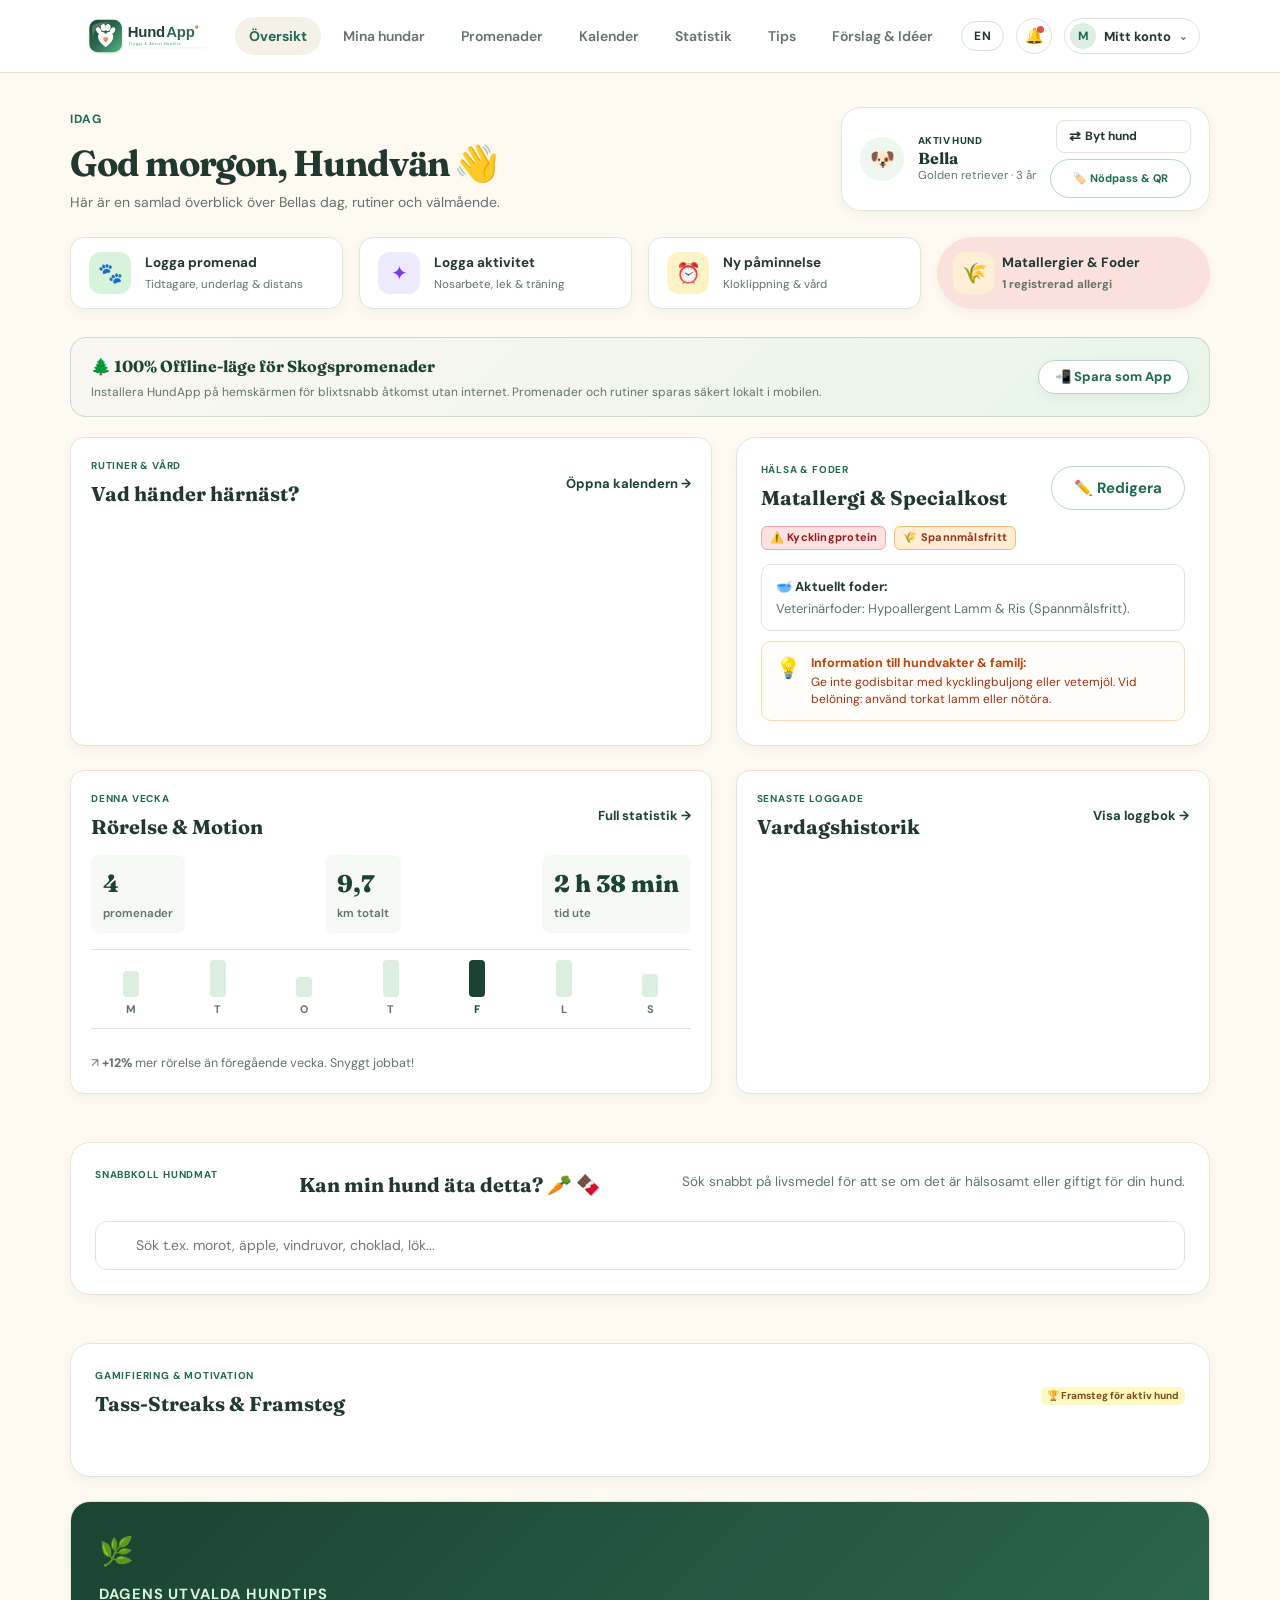
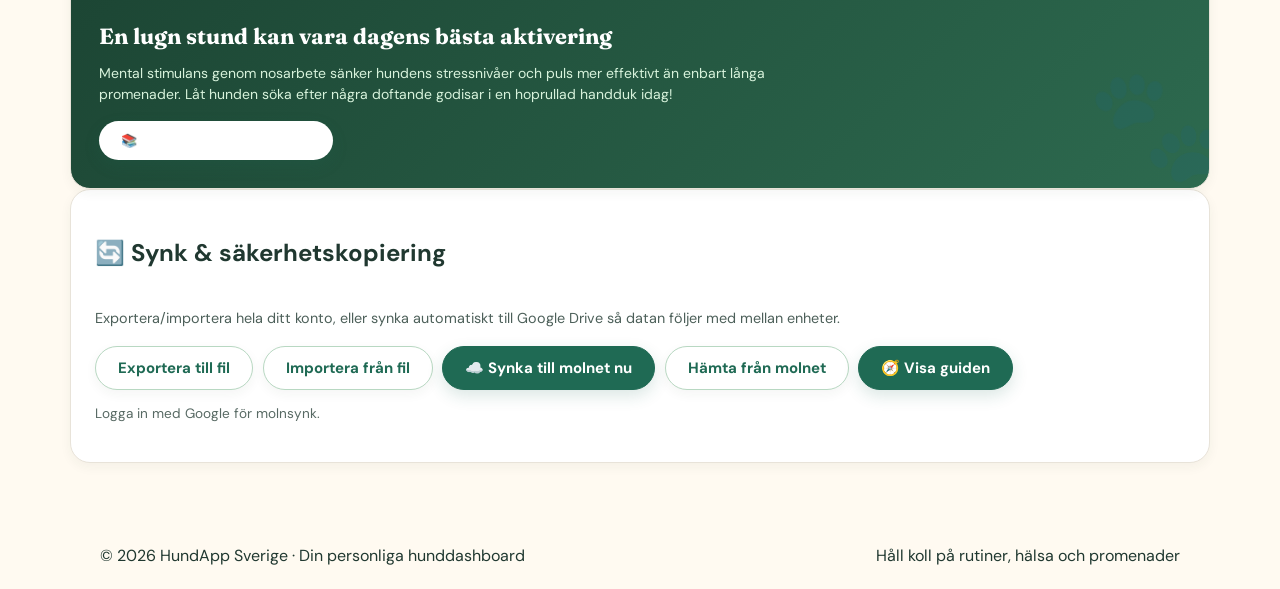
<file: portal.html>
<!doctype html>
<html lang="sv">
<head>
  <meta charset="utf-8">
  <meta name="viewport" content="width=device-width, initial-scale=1">
  <meta name="description" content="Din personliga översikt och dashboard i HundApp – håll koll på hundens hälsa, promenader, rutiner och matallergier.">
  <title>Översikt &amp; Portal – HundApp</title>
  <link rel="preconnect" href="https://fonts.googleapis.com">
  <link rel="preconnect" href="https://fonts.gstatic.com" crossorigin>
  <link href="https://fonts.googleapis.com/css2?family=DM+Sans:ital,wght@0,400;0,500;0,600;0,700;1,400&family=Fraunces:opsz,wght@9..144,600;9..144,700&display=swap" rel="stylesheet">
  <link rel="stylesheet" href="styles.css">
  <!-- PWA & Mobile Web App Meta -->
  <link rel="manifest" href="manifest.json">
  <meta name="theme-color" content="#2D6A4F">
  <meta name="mobile-web-app-capable" content="yes">
  <meta name="apple-mobile-web-app-capable" content="yes">
  <meta name="apple-mobile-web-app-status-bar-style" content="default">
  <meta name="apple-mobile-web-app-title" content="HundApp">
  <link rel="apple-touch-icon" href="icons/apple-touch-icon.png">
  <link rel="icon" type="image/png" sizes="32x32" href="icons/favicon-32.png">
</head>
<body class="portal-page">
  <a class="skip-link" href="#main">Hoppa till innehållet</a>

  <!-- Huvudnavigation -->
  <header class="portal-header">
    <div class="portal-nav">
      <a class="brand" href="index.html" aria-label="HundApp – till startsidan">
        <img src="hundapp-logo.svg" alt="HundApp Logotyp" class="brand-logo-img">
      </a>

      <nav class="portal-links" aria-label="Huvudmeny">
        <a href="portal.html" class="active">Översikt</a>
        <a href="dogs.html">Mina hundar</a>
        <a href="walks.html">Promenader</a>
        <a href="calendar.html">Kalender</a>
        <a href="statistics.html">Statistik</a>
        <a href="tips.html">Tips</a>
        <a href="suggestions.html">Förslag &amp; Idéer</a>
      </nav>

      <div class="portal-user">
        <button class="language-toggle" type="button" aria-label="Switch to English" aria-pressed="false">EN</button>
        <button class="bell" type="button" aria-label="Notiser">🔔<i></i></button>
        <button class="user-menu" type="button" id="userMenuBtn" aria-haspopup="true" aria-expanded="false">
          <span id="userAvatarLetter">M</span>
          <b id="userNavName">Mitt konto</b>
          <em>⌄</em>
        </button>
      </div>
    </div>
  </header>

  <!-- Huvudinnehåll -->
  <main id="main" class="portal-main">
    
    <!-- Välkomsthälsning & Aktiv Hundväljare -->
    <header class="portal-welcome-row">
      <div class="welcome-text-col">
        <p class="eyebrow" id="portalCurrentDate">Idag</p>
        <h1 id="portalGreetingHeading">God morgon, <span id="portalGreetingName">Hundvän</span> <span>👋</span></h1>
        <p class="portal-intro-sub" id="portalGreetingSub">Här är en samlad överblick över Bellas dag, rutiner och välmående.</p>
      </div>

      <div class="dog-switch-card" id="dogSwitchWidget">
        <div class="dog-avatar-wrap">
          <span class="dog-emoji" id="activeDogEmoji">🐶</span>
        </div>
        <div class="dog-meta-info">
          <small class="meta-label">AKTIV HUND</small>
          <strong class="dog-name-display" id="activeDogName">Bella</strong>
          <span class="dog-sub-tag">Golden retriever · 3 år</span>
        </div>
        <div style="display:flex; flex-direction:column; gap:6px;">
          <button type="button" class="btn-switch-dog" id="switchDogBtn" aria-label="Byt aktiv hund">
            <span class="switch-icon">⇄</span> Byt hund
          </button>
          <button type="button" class="btn btn-outline btn-xs" onclick="window.openCollarPassModal()" style="font-size:11px; font-weight:700;">
            🏷️ Nödpass &amp; QR
          </button>
        </div>
      </div>
    </header>

    <!-- Snabbåtgärder (Quick Actions) -->
    <section class="quick-actions-bar" aria-label="Snabbåtgärder">
      <a href="walks.html" class="quick-action-btn">
        <span class="quick-icon walk-icon">🐾</span>
        <div>
          <b>Logga promenad</b>
          <small>Tidtagare, underlag &amp; distans</small>
        </div>
      </a>

      <a href="walks.html" class="quick-action-btn">
        <span class="quick-icon activity-icon">✦</span>
        <div>
          <b>Logga aktivitet</b>
          <small>Nosarbete, lek &amp; träning</small>
        </div>
      </a>

      <a href="calendar.html" class="quick-action-btn">
        <span class="quick-icon reminder-icon">⏰</span>
        <div>
          <b>Ny påminnelse</b>
          <small>Kloklippning &amp; vård</small>
        </div>
      </a>

      <button type="button" class="quick-action-btn btn-trigger-allergy" id="openAllergyModalBtn" style="border:none; text-align:left; font-family:inherit;">
        <span class="quick-icon allergy-icon">🌾</span>
        <div>
          <b>Matallergier &amp; Foder</b>
          <small id="quickAllergySummary">1 registrerad allergi</small>
        </div>
      </button>
    </section>

        <!-- PWA & 100% OFFLINE-LÄGE I SKOGEN -->
    <section class="pwa-install-card" id="portalPwaPromo" style="margin-top:16px; margin-bottom:20px;">
      <div class="pwa-install-card-content">
        <h4>🌲 100% Offline-läge för Skogspromenader</h4>
        <p>Installera HundApp på hemskärmen för blixtsnabb åtkomst utan internet. Promenader och rutiner sparas säkert lokalt i mobilen.</p>
      </div>
      <button type="button" class="btn btn-secondary btn-sm" onclick="window.triggerPWAInstall()" style="white-space:nowrap;">
        📲 Spara som App
      </button>
    </section>

    <!-- Huvudgrid Dashboard -->
    <div class="dashboard-grid">
      
      <!-- KORT 1: Kommande Rutiner & Check-off -->
      <section class="portal-card upcoming-routines-card">
        <div class="card-heading" style="display:flex; justify-content:space-between; align-items:center; margin-bottom:12px;">
          <div>
            <p class="card-label">RUTINER &amp; VÅRD</p>
            <h2 style="font-family:'Fraunces',serif; font-size:20px; margin:2px 0 0; color:var(--ink);">Vad händer härnäst?</h2>
          </div>
          <a href="calendar.html" class="text-link-sm" style="color:var(--green-dark); font-weight:700; font-size:13px;">Öppna kalendern →</a>
        </div>

        <div class="upcoming-routines-list" id="upcomingRoutinesList">
          <!-- Renderas dynamiskt i app.js -->
        </div>
      </section>

      <!-- KORT 2: Matallergi & Specialkost (Hundens Trygghet) -->
      <section class="portal-card allergy-safety-card">
        <div class="card-heading" style="display:flex; justify-content:space-between; align-items:center; margin-bottom:12px;">
          <div>
            <p class="card-label">HÄLSA &amp; FODER</p>
            <h2 style="font-family:'Fraunces',serif; font-size:20px; margin:2px 0 0; color:var(--ink);">Matallergi &amp; Specialkost</h2>
          </div>
          <button type="button" class="btn btn-outline btn-xs" id="editAllergyBtn">✏️ Redigera</button>
        </div>

        <div class="allergy-card-body">
          <div class="allergy-tags-wrap" id="portalAllergyTags">
            <span class="allergy-badge danger-badge">⚠️ Kycklingprotein</span>
            <span class="allergy-badge warning-badge">🌾 Spannmålsfritt</span>
          </div>

          <div class="diet-info-box">
            <strong class="diet-title" style="font-size:13px; color:var(--ink); display:block; margin-bottom:2px;">🥣 Aktuellt foder:</strong>
            <p id="portalDietText" class="diet-desc" style="margin:0; font-size:13px; color:var(--muted);">Veterinärfoder: Hypoallergent Lamm &amp; Ris (Spannmålsfritt).</p>
          </div>

          <div class="safety-warning-box">
            <span class="safety-icon" style="font-size:20px;">💡</span>
            <div class="safety-text">
              <strong style="display:block; font-size:12.5px; color:#c2410c;">Information till hundvakter &amp; familj:</strong>
              <p id="portalAllergyNotes" style="margin:2px 0 0; font-size:12px; color:#9a3412; line-height:1.4;">
                Ge inte godisbitar med kycklingbuljong eller vetemjöl. Vid belöning: använd torkat lamm eller nötöra.
              </p>
            </div>
          </div>
        </div>
      </section>

      <!-- KORT 3: Denna vecka i siffror (Widget till Statistik) -->
      <section class="portal-card week-stats-card">
        <div class="card-heading" style="display:flex; justify-content:space-between; align-items:center; margin-bottom:12px;">
          <div>
            <p class="card-label">DENNA VECKA</p>
            <h2 style="font-family:'Fraunces',serif; font-size:20px; margin:2px 0 0; color:var(--ink);">Rörelse &amp; Motion</h2>
          </div>
          <a href="statistics.html" class="text-link-sm" style="color:var(--green-dark); font-weight:700; font-size:13px;">Full statistik →</a>
        </div>

        <div class="week-stat-top-row" style="display:flex; justify-content:space-between; margin-bottom:16px;">
          <div class="stat-highlight-item">
            <b id="portalWeekWalksCount" style="font-size:24px; font-weight:800; color:var(--green-dark);">4</b>
            <span style="display:block; font-size:11.5px; color:var(--muted);">promenader</span>
          </div>
          <div class="stat-highlight-item">
            <b id="portalWeekDistanceKm" style="font-size:24px; font-weight:800; color:var(--green-dark);">9,7</b>
            <span style="display:block; font-size:11.5px; color:var(--muted);">km totalt</span>
          </div>
          <div class="stat-highlight-item">
            <b id="portalWeekActiveHours" style="font-size:24px; font-weight:800; color:var(--green-dark);">2 h 38 min</b>
            <span style="display:block; font-size:11.5px; color:var(--muted);">tid ute</span>
          </div>
        </div>

        <!-- Visuella veckostaplar -->
        <div class="portal-week-bars" style="display:flex; justify-content:space-between; align-items:flex-end; height:80px; padding:10px 0; border-top:1px solid var(--line);" aria-label="Aktivitet per veckodag">
          <div class="bar-col" style="flex:1; display:flex; flex-direction:column; align-items:center; gap:4px;"><i style="height:45%; width:16px; background:var(--mint); border-radius:4px; display:block;"></i><span style="font-size:11px; color:var(--muted);">M</span></div>
          <div class="bar-col" style="flex:1; display:flex; flex-direction:column; align-items:center; gap:4px;"><i style="height:70%; width:16px; background:var(--mint); border-radius:4px; display:block;"></i><span style="font-size:11px; color:var(--muted);">T</span></div>
          <div class="bar-col" style="flex:1; display:flex; flex-direction:column; align-items:center; gap:4px;"><i style="height:35%; width:16px; background:var(--mint); border-radius:4px; display:block;"></i><span style="font-size:11px; color:var(--muted);">O</span></div>
          <div class="bar-col" style="flex:1; display:flex; flex-direction:column; align-items:center; gap:4px;"><i style="height:90%; width:16px; background:var(--mint); border-radius:4px; display:block;"></i><span style="font-size:11px; color:var(--muted);">T</span></div>
          <div class="bar-col active-today" style="flex:1; display:flex; flex-direction:column; align-items:center; gap:4px;"><i style="height:65%; width:16px; background:var(--green-dark); border-radius:4px; display:block;"></i><span style="font-size:11px; font-weight:800; color:var(--green-dark);">F</span></div>
          <div class="bar-col" style="flex:1; display:flex; flex-direction:column; align-items:center; gap:4px;"><i style="height:80%; width:16px; background:var(--mint); border-radius:4px; display:block;"></i><span style="font-size:11px; color:var(--muted);">L</span></div>
          <div class="bar-col" style="flex:1; display:flex; flex-direction:column; align-items:center; gap:4px;"><i style="height:40%; width:16px; background:var(--mint); border-radius:4px; display:block;"></i><span style="font-size:11px; color:var(--muted);">S</span></div>
        </div>

        <p class="week-footer-summary" style="margin:12px 0 0; font-size:12.5px; color:var(--muted);">
          ↗ <b>+12%</b> mer rörelse än föregående vecka. Snyggt jobbat!
        </p>
      </section>

      <!-- KORT 4: Senaste Händelser (Live Flöde) -->
      <section class="portal-card recent-activity-card">
        <div class="card-heading" style="display:flex; justify-content:space-between; align-items:center; margin-bottom:12px;">
          <div>
            <p class="card-label">SENASTE LOGGADE</p>
            <h2 style="font-family:'Fraunces',serif; font-size:20px; margin:2px 0 0; color:var(--ink);">Vardagshistorik</h2>
          </div>
          <a href="walks.html" class="text-link-sm" style="color:var(--green-dark); font-weight:700; font-size:13px;">Visa loggbok →</a>
        </div>

        <div class="recent-events-list" id="portalRecentList">
          <!-- Renderas dynamiskt i app.js -->
        </div>
      </section>

      <!-- KORT 5: Interaktiv Fodersäkerhet & Toxinsökning -->
      <section class="portal-card food-safety-card" style="grid-column: 1 / -1;">
        <div class="card-heading" style="margin-bottom:8px;">
          <p class="card-label">SNABBKOLL HUNDMAT</p>
          <h2 style="font-family:'Fraunces',serif; font-size:20px; margin:2px 0 0; color:var(--ink);">Kan min hund äta detta? 🥕 🍫</h2>
          <p style="margin:4px 0 0; font-size:13.5px; color:var(--muted);">Sök snabbt på livsmedel för att se om det är hälsosamt eller giftigt för din hund.</p>
        </div>

        <div class="food-search-row">
          <input type="text" id="food-search-input" class="food-search-input" placeholder="Sök t.ex. morot, äpple, vindruvor, choklad, lök...">
        </div>

        <div id="food-search-results" class="food-results-container" style="display:none;"></div>
      </section>

      
      <!-- KORT 7: Tass-Streaks & Belöningar -->
      <section class="portal-card badges-showcase-section" style="grid-column: 1 / -1; padding:24px;">
        <div class="card-heading" style="display:flex; justify-content:space-between; align-items:center;">
          <div>
            <p class="card-label">GAMIFIERING &amp; MOTIVATION</p>
            <h2 style="font-family:'Fraunces',serif; font-size:20px; margin:2px 0 0; color:var(--ink);">Tass-Streaks &amp; Framsteg</h2>
          </div>
          <span class="badge-unlocked-tag">🏆 Framsteg för aktiv hund</span>
        </div>
        <div class="badges-grid" id="portalBadgesShowcase">
          <!-- Renderas dynamiskt i JavaScript -->
        </div>
      </section>

      <!-- KORT 6: Dagens Omtänksamma Hundtips -->
      <aside class="portal-card daily-tip-portal-card" style="grid-column: 1 / -1; background:linear-gradient(135deg, #1b4332 0%, #2d6a4f 100%); color:#fff; border-radius:20px; padding:28px;">
        <div class="tip-card-inner">
          <span style="font-size:28px; display:block; margin-bottom:8px;">🌿</span>
          <p class="card-label" style="color:#d8f3dc;">DAGENS UTVALDA HUNDTIPS</p>
          <h2 id="portalDailyTipTitle" style="font-family:'Fraunces',serif; color:#fff; font-size:22px; margin:4px 0 8px;">En lugn stund kan vara dagens bästa aktivering</h2>
          <p id="portalDailyTipBody" style="color:#d8f3dc; font-size:14px; line-height:1.5; margin:0 0 16px; max-width:720px;">
            Mental stimulans genom nosarbete sänker hundens stressnivåer och puls mer effektivt än enbart långa promenader. Låt hunden söka efter några doftande godisar i en hoprullad handduk idag!
          </p>
          <div class="tip-card-action">
            <a href="tips.html" class="btn btn-primary" style="background:#fff; color:var(--green-dark); font-weight:800; border:none; font-size:13px;">📚 Läs fler tips i biblioteket →</a>
          </div>
        </div>
      </aside>

    </div>
  <section class="portal-card" id="dataSyncCard" style="grid-column:1/-1">
        <h2>&#128260; Synk & s&auml;kerhetskopiering</h2>
        <p style="font-size:0.9rem;opacity:0.8;margin-bottom:1rem">
          Exportera/importera hela ditt konto, eller synka automatiskt till Google Drive s&aring; datan f&ouml;ljer med mellan enheter.
        </p>
        <div style="display:flex;gap:0.6rem;flex-wrap:wrap">
          <button class="btn btn-secondary" id="exportBackupBtn">Exportera till fil</button>
          <button class="btn btn-secondary" id="importBackupBtn">Importera fr&aring;n fil</button>
          <button class="btn btn-primary" id="cloudUploadBtn">&#9729;&#65039; Synka till molnet nu</button>
          <button class="btn btn-secondary" id="cloudRestoreBtn">H&auml;mta fr&aring;n molnet</button>
          <button class="btn btn-ghost" id="startGuideBtn">&#129517; Visa guiden</button>
          <input type="file" id="importBackupInput" accept="application/json" style="display:none">
        </div>
        <p id="cloudSyncStatus" style="font-size:0.85rem;opacity:0.75;margin-top:0.8rem"></p>
      </section>
  </main>

  <!-- MODAL: REGISTRERA / REDIGERA MATALLERGI & SPECIALKOST -->
  <div id="allergy-modal" class="modal" aria-hidden="true" role="dialog" aria-modal="true" aria-labelledby="allergy-modal-title">
    <div class="modal-box form-modal" style="width:min(100%, 540px); background:#fff; border-radius:20px; padding:32px; max-height:90vh; overflow-y:auto;">
      <button class="modal-close" id="close-allergy-modal-btn" type="button" aria-label="Stäng">&times;</button>
      <span class="modal-icon">🌾</span>
      <p class="eyebrow">Kost &amp; Hälsa</p>
      <h2 id="allergy-modal-title" style="margin:4px 0 10px; font-family:'Fraunces',serif;">Hantera matallergier &amp; kost</h2>
      <p style="font-size:13.5px; color:var(--muted); margin:0 0 16px; line-height:1.5;">
        Håll koll på ingredienser som din hund inte tål. Detta visas tydligt i portalen och underlättar för hundvakter och familj.
      </p>

      <form id="allergy-form">
        <label style="font-size:13px; font-weight:700; display:block; margin-bottom:8px;">Kända överkänsligheter &amp; allergier:</label>
        <div style="display:grid; grid-template-columns:1fr 1fr; gap:8px; margin-bottom:16px;">
          <label style="display:flex; align-items:center; gap:8px; font-size:13px; background:var(--surface); padding:8px 12px; border-radius:8px; border:1px solid var(--line); cursor:pointer;">
            <input type="checkbox" name="allergens" value="Kycklingprotein" checked>
            <span>🐔 Kycklingprotein</span>
          </label>
          <label style="display:flex; align-items:center; gap:8px; font-size:13px; background:var(--surface); padding:8px 12px; border-radius:8px; border:1px solid var(--line); cursor:pointer;">
            <input type="checkbox" name="allergens" value="Spannmål" checked>
            <span>🌾 Spannmål / Vete</span>
          </label>
          <label style="display:flex; align-items:center; gap:8px; font-size:13px; background:var(--surface); padding:8px 12px; border-radius:8px; border:1px solid var(--line); cursor:pointer;">
            <input type="checkbox" name="allergens" value="Nötkött">
            <span>🥩 Nötkött</span>
          </label>
          <label style="display:flex; align-items:center; gap:8px; font-size:13px; background:var(--surface); padding:8px 12px; border-radius:8px; border:1px solid var(--line); cursor:pointer;">
            <input type="checkbox" name="allergens" value="Ägg">
            <span>🥚 Ägg</span>
          </label>
          <label style="display:flex; align-items:center; gap:8px; font-size:13px; background:var(--surface); padding:8px 12px; border-radius:8px; border:1px solid var(--line); cursor:pointer;">
            <input type="checkbox" name="allergens" value="Mejeri">
            <span>🥛 Mjölk / Mejeri</span>
          </label>
          <label style="display:flex; align-items:center; gap:8px; font-size:13px; background:var(--surface); padding:8px 12px; border-radius:8px; border:1px solid var(--line); cursor:pointer;">
            <input type="checkbox" name="allergens" value="Fisk">
            <span>🐟 Fisk</span>
          </label>
        </div>

        <div class="walk-form-group">
          <label for="custom-allergy-input">Övriga ingredienser (valfritt):</label>
          <input type="text" id="custom-allergy-input" class="form-control" placeholder="T.ex. Griskött, Soja, Konserveringsmedel" style="width:100%; padding:10px 14px; border-radius:10px; border:1px solid var(--line);">
        </div>

        <div class="walk-form-group">
          <label for="diet-name-input">Aktuellt foder / diet:</label>
          <input type="text" id="diet-name-input" class="form-control" value="Veterinärfoder: Hypoallergent Lamm & Ris (Spannmålsfritt)" style="width:100%; padding:10px 14px; border-radius:10px; border:1px solid var(--line);">
        </div>

        <div class="walk-form-group">
          <label for="safety-notes-input">Instruktion till hundvakter / familj:</label>
          <textarea id="safety-notes-input" rows="2" style="width:100%; padding:10px 14px; border-radius:10px; border:1px solid var(--line); font-family:inherit; font-size:13px;">Ge inte godisbitar med kycklingbuljong eller vetemjöl. Vid belöning: använd torkat lamm eller nötöra.</textarea>
        </div>

        <div style="display:flex; justify-content:flex-end; gap:10px; margin-top:16px;">
          <button type="button" class="btn btn-outline" id="cancel-allergy-modal-btn">Avbryt</button>
          <button type="submit" class="btn btn-primary">Spara hälsoinformation ✓</button>
        </div>
      </form>
    </div>
  </div>

  <!-- MODAL: BYT HUND -->
  <div id="dog-switch-modal" class="modal" aria-hidden="true" role="dialog" aria-modal="true" aria-labelledby="dog-switch-modal-title">
    <div class="modal-box form-modal" style="width:min(100%, 460px); background:#fff; border-radius:20px; padding:28px;">
      <button class="modal-close" id="close-dog-switch-modal-btn" type="button" aria-label="Stäng">&times;</button>
      <span class="modal-icon">🐾</span>
      <p class="eyebrow">Välj hund</p>
      <h2 id="dog-switch-modal-title" style="margin:4px 0 16px; font-family:'Fraunces',serif;">Byt aktiv hund</h2>

      <div class="dog-select-list">
        <!-- Renderas dynamiskt i JavaScript via populateDogSwitchModal() -->
      </div>

      <div style="margin-top:20px; padding-top:16px; border-top:1px solid var(--line); display:flex; justify-content:space-between; align-items:center;">
        <a href="dogs.html" class="btn btn-outline btn-xs">+ Hantera hundar</a>
        <button type="button" class="btn btn-primary btn-sm" id="confirm-dog-switch-btn">Klar</button>
      </div>
    </div>
  </div>

  <!-- TOAST FEEDBACK -->
  <div id="toast-msg" class="toast-msg" role="status" aria-live="polite">
    <span id="toast-icon">✓</span>
    <span id="toast-text">Översikten uppdaterad!</span>
  </div>

  <!-- Sidfot -->
  <footer class="portal-footer">
    <div style="max-width:1120px; margin:0 auto; display:flex; justify-content:space-between; align-items:center; flex-wrap:wrap; gap:12px; padding:20px;">
      <span>© 2026 HundApp Sverige · Din personliga hunddashboard</span>
      <span>Håll koll på rutiner, hälsa och promenader</span>
    </div>
  </footer>

  <script src="app.js"></script>
<!-- ============================ GOOGLE SYNK-GUIDE ============================ -->
<div id="syncGuideOverlay" style="display:none; position:fixed; inset:0; z-index:9999; background:rgba(15,23,42,0.55); backdrop-filter:blur(4px); align-items:center; justify-content:center; padding:1.2rem;">
  <div role="dialog" aria-modal="true" aria-labelledby="syncGuideTitle" style="background:#fff; color:#0f172a; max-width:460px; width:100%; border-radius:18px; padding:1.5rem; box-shadow:0 20px 60px rgba(0,0,0,0.35); max-height:90vh; overflow:auto;">
    <div style="display:flex; justify-content:space-between; align-items:center; margin-bottom:0.4rem;">
      <span id="syncGuideStepLabel" style="font-size:0.75rem; font-weight:700; letter-spacing:0.06em; text-transform:uppercase; color:#7c3aed;">Steg 1 av 4</span>
      <button id="syncGuideClose" aria-label="Stäng" style="background:transparent; border:none; font-size:1.3rem; line-height:1; cursor:pointer; color:#94a3b8;">&times;</button>
    </div>
    <h2 id="syncGuideTitle" style="margin:0.2rem 0 0.6rem; font-size:1.35rem;"></h2>
    <div id="syncGuideBody" style="font-size:0.95rem; line-height:1.55; color:#334155;"></div>
    <div id="syncGuideChecklist" style="margin:1rem 0; display:none;"></div>
    <div style="display:flex; gap:0.6rem; align-items:center; margin-top:1.2rem;">
      <button id="syncGuidePrimary" class="btn btn-primary" style="flex:1;"></button>
      <button id="syncGuideSecondary" class="btn btn-ghost" style="display:none;"></button>
    </div>
  </div>
</div>

</body>
</html>
</file>
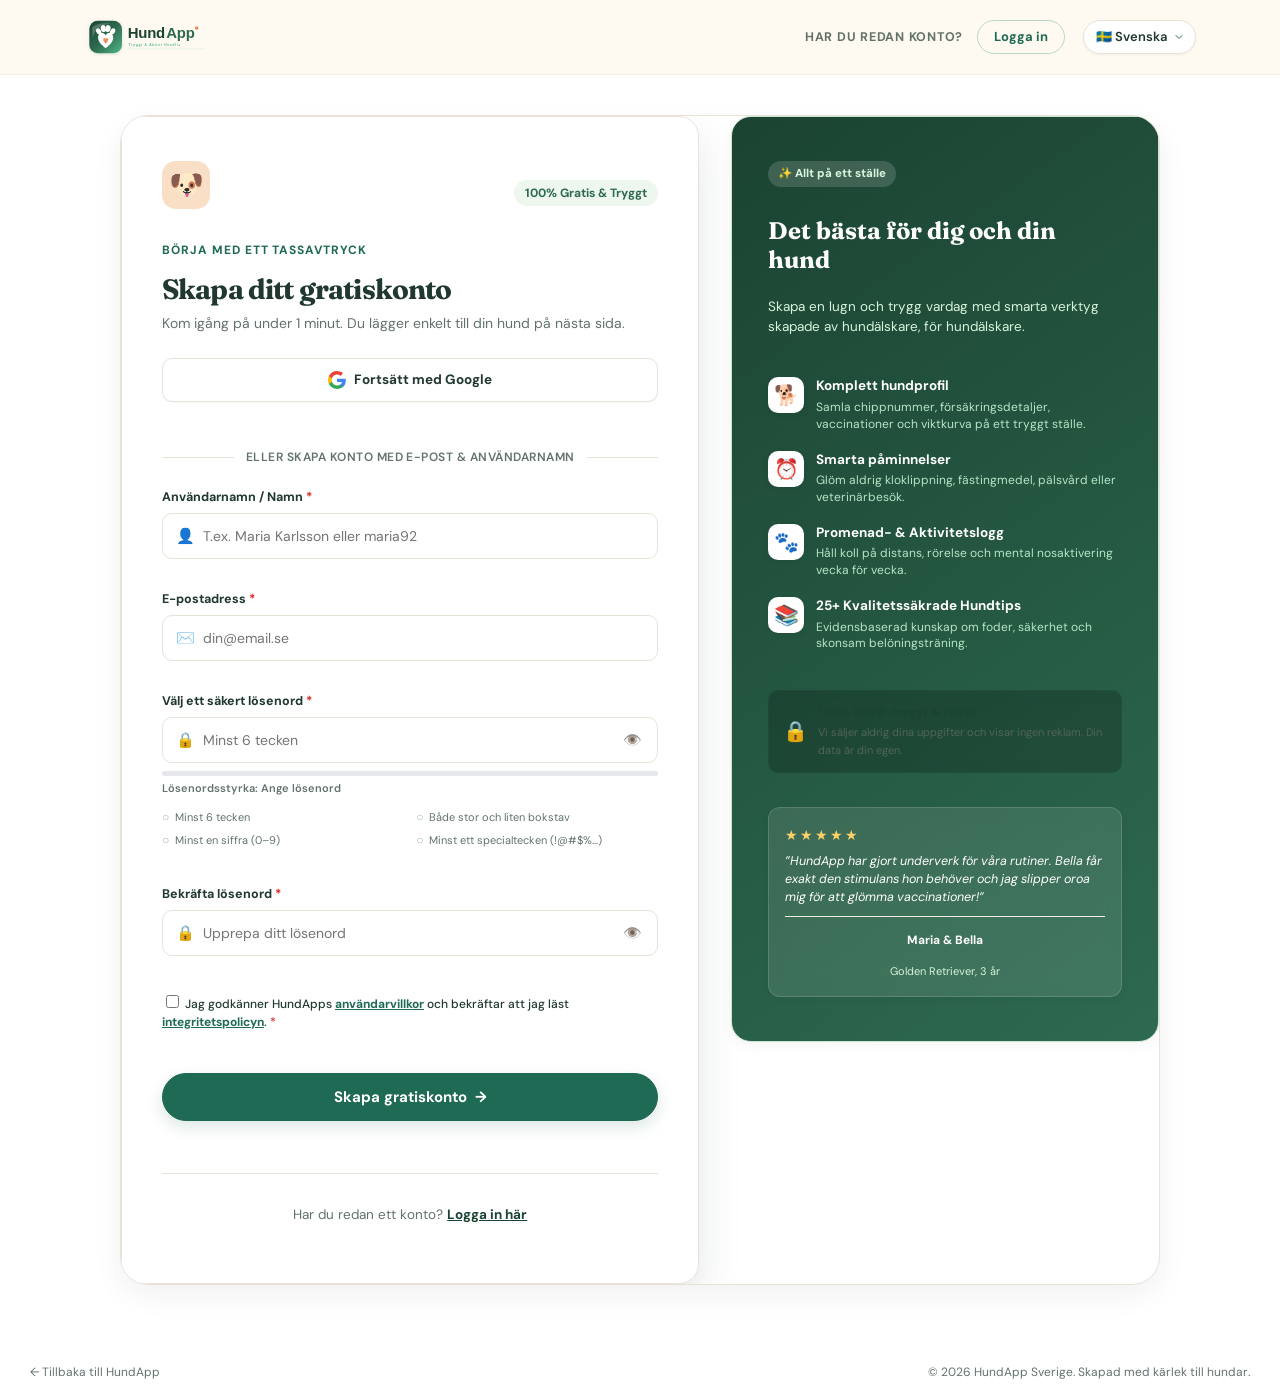
<file: register.html>
<!doctype html>
<html lang="sv">
<head>
  <meta charset="utf-8">
  <meta name="viewport" content="width=device-width, initial-scale=1">
  <meta name="description" content="Skapa ditt gratiskonto i HundApp – samla hundens hälsa, rutiner, kalender och promenader på ett tryggt ställe.">
  <title>Skapa konto – HundApp</title>
  <link rel="preconnect" href="https://fonts.googleapis.com">
  <link rel="preconnect" href="https://fonts.gstatic.com" crossorigin>
  <link href="https://fonts.googleapis.com/css2?family=DM+Sans:ital,wght@0,400;0,500;0,600;0,700;1,400&family=Fraunces:opsz,wght@9..144,600;9..144,700&display=swap" rel="stylesheet">
  <link rel="stylesheet" href="styles.css">
  <!-- Officiell Google Identity Services Client -->
  <script src="https://accounts.google.com/gsi/client" async defer></script>
  <!-- PWA & Mobile Web App Meta -->
  <link rel="manifest" href="manifest.json">
  <meta name="theme-color" content="#2D6A4F">
  <meta name="mobile-web-app-capable" content="yes">
  <meta name="apple-mobile-web-app-capable" content="yes">
  <meta name="apple-mobile-web-app-status-bar-style" content="default">
  <meta name="apple-mobile-web-app-title" content="HundApp">
  <link rel="apple-touch-icon" href="icons/apple-touch-icon.png">
  <link rel="icon" type="image/png" sizes="32x32" href="icons/favicon-32.png">
  <script>
    // ⚡ Instant Google OAuth Callback Interceptor
    (function() {
      try {
        const hash = window.location.hash || window.location.search;
        if (hash && (hash.includes('id_token=') || hash.includes('access_token='))) {
          const params = new URLSearchParams(hash.startsWith('#') ? hash.substring(1) : hash);
          const idToken = params.get('id_token');
          const accessToken = params.get('access_token');
          
          if (idToken) {
            try {
              const base64Url = idToken.split('.')[1];
              const base64 = base64Url.replace(/-/g, '+').replace(/_/g, '/');
              const jsonPayload = decodeURIComponent(atob(base64).split('').map(function(c) {
                return '%' + ('00' + c.charCodeAt(0).toString(16)).slice(-2);
              }).join(''));
              const payload = JSON.parse(jsonPayload);
              if (payload && payload.email) {
                if (accessToken) {
                  try { localStorage.setItem('hundapp-google-access-token', JSON.stringify({ token: accessToken, expiresAt: Date.now() + 3500 * 1000 })); } catch (e) {}
                }
                const user = {
                  id: 'user-g-' + (payload.sub || Date.now()),
                  name: payload.name || payload.given_name || payload.email.split('@')[0],
                  email: payload.email,
                  picture: payload.picture || '',
                  authProvider: 'google',
                  loggedInAt: new Date().toISOString()
                };
                // Samma kanoniska nycklar som app.js läser (STORAGE_KEYS) –
                // tidigare stod här underscore-nycklar som portalen aldrig såg.
                localStorage.setItem('hundapp-auth-user', JSON.stringify(user));

                // Add to registered users
                let registered = [];
                try {
                  registered = JSON.parse(localStorage.getItem('hundapp-registered-users') || '[]');
                } catch(e) { registered = []; }
                if (!registered.some(u => u.email === user.email)) {
                  registered.push(user);
                  localStorage.setItem('hundapp-registered-users', JSON.stringify(registered));
                }
                
                // Redirect immediately to portal
                window.location.replace('portal.html');
              }
            } catch(e) {
              console.warn('[Google OAuth Interceptor] Error parsing token:', e);
            }
          }
        }
      } catch(e) {}
    })();
  </script>
</head>
<body class="account-page">
  <a class="skip-link" href="#main">Hoppa till innehållet</a>

  <!-- Toppheader -->
  <header class="site-header">
    <div class="container nav-wrap">
      <a class="brand" href="index.html" aria-label="HundApp – till startsidan">
        <img src="hundapp-logo.svg" alt="HundApp Logotyp" class="brand-logo-img">
      </a>
      <nav class="account-nav" aria-label="Kontomeny">
        <span class="account-nav-label">Har du redan konto?</span>
        <a href="login.html" class="btn btn-outline btn-sm">Logga in</a>
        <div class="lang-selector-wrap">
          <select class="lang-selector" aria-label="Välj språk / Select language" onchange="setLanguage(this.value, true)">
            <option value="sv">🇸🇪 Svenska</option>
            <option value="en">🇬🇧 English</option>
          </select>
        </div>
      </nav>
    </div>
  </header>

  <!-- Huvudsektion med Split Layout -->
  <main id="main" class="account-main register-split-main">
    <div class="register-split-container">
      
      <!-- Vänster kolumn: Registreringspanel -->
      <section class="login-panel register-panel-card" aria-labelledby="register-heading">
        <div class="account-badge-row">
          <span class="account-icon peach-icon" aria-hidden="true">🐶</span>
          <span class="tag-pill" style="background:#eef7ee; color:#2d6a4f; font-weight:700;">100% Gratis & Tryggt</span>
        </div>

        <p class="eyebrow" data-i18n="register_eyebrow">Börja med ett tassavtryck</p>
        <h1 id="register-heading" data-i18n="register_heading">Skapa ditt gratiskonto</h1>
        <p class="account-intro" data-i18n="register_intro">Kom igång på under 1 minut. Du lägger enkelt till din hund på nästa sida.</p>

        <!-- Snabbknappar för Social Inloggning -->
        <div class="social-auth-group">
          <button type="button" class="btn-social google-btn" id="social-google-btn" onclick="directGoogleLogin()">
            <svg width="18" height="18" viewBox="0 0 24 24" aria-hidden="true">
              <path fill="#4285F4" d="M23.745 12.27c0-.7-.06-1.4-.19-2.07H12v4.51h6.6c-.29 1.52-1.14 2.8-2.4 3.65v3.03h3.88c2.27-2.09 3.66-5.17 3.66-9.12z"/>
              <path fill="#34A853" d="M12 24c3.24 0 5.95-1.08 7.93-2.91l-3.88-3.03c-1.08.72-2.45 1.16-4.05 1.16-3.12 0-5.77-2.1-6.72-4.93H1.24v3.13C3.26 21.44 7.33 24 12 24z"/>
              <path fill="#FBBC05" d="M5.28 14.29c-.25-.72-.38-1.49-.38-2.29s.13-1.57.38-2.29V6.57H1.24C.45 8.14 0 9.92 0 12s.45 3.86 1.24 5.43l4.04-3.14z"/>
              <path fill="#EA4335" d="M12 4.75c1.77 0 3.35.61 4.6 1.8l3.42-3.42C17.95 1.19 15.24 0 12 0 7.33 0 3.26 2.56 1.24 6.57l4.04 3.14c.95-2.83 3.6-4.96 6.72-4.96z"/>
            </svg>
            <span data-i18n="social_google_btn">Fortsätt med Google</span>
          </button>

          
        </div>

        <!-- Google Identity Services knappcontainer -->
        <div id="gsi-signin-button" style="margin-top: 10px; display: flex; justify-content: center;"></div>

        <div class="auth-divider">
          <span data-i18n="auth_divider_register">eller skapa konto med e-post &amp; användarnamn</span>
        </div>

        <!-- Formulär -->
        <form id="register-form" class="login-form" novalidate>
          
          <!-- Användarnamn / Namn -->
          <div class="form-group-field">
            <label for="username">Användarnamn / Namn <span class="required-star">*</span></label>
            <div class="input-icon-wrap">
              <span class="field-icon" aria-hidden="true">👤</span>
              <input id="username" name="username" type="text" autocomplete="username" placeholder="T.ex. Maria Karlsson eller maria92" required class="form-control-icon">
            </div>
            <p class="field-error-msg" id="username-error" hidden>Ange ett användarnamn (minst 2 tecken).</p>
          </div>

          <!-- E-postfält -->
          <div class="form-group-field">
            <label for="email">E-postadress <span class="required-star">*</span></label>
            <div class="input-icon-wrap">
              <span class="field-icon" aria-hidden="true">✉️</span>
              <input id="email" name="email" type="email" autocomplete="email" placeholder="din@email.se" required class="form-control-icon">
            </div>
            <p class="field-error-msg" id="email-error" hidden>Ange en giltig e-postadress (t.ex. namn@doman.se).</p>
          </div>

          <!-- Lösenordsfält -->
          <div class="form-group-field">
            <label for="password">Välj ett säkert lösenord <span class="required-star">*</span></label>
            <div class="input-icon-wrap">
              <span class="field-icon" aria-hidden="true">🔒</span>
              <input id="password" name="password" type="password" autocomplete="new-password" placeholder="Minst 6 tecken" required class="form-control-icon">
              <button id="toggle-password" class="btn-toggle-eye" type="button" aria-label="Visa lösenord">
                <span class="eye-icon">👁️</span>
              </button>
            </div>

            <!-- Visuell Styrkebar -->
            <div class="strength-meter-wrap" id="strengthMeterWrap">
              <div class="strength-bar-bg">
                <div class="strength-bar-fill" id="strengthBarFill"></div>
              </div>
              <span class="strength-text-label" id="strengthTextLabel">Lösenordsstyrka: Ange lösenord</span>
            </div>

            <!-- Interaktiva Lösenordskrav -->
            <ul class="password-checklist" id="passwordChecklist" aria-label="Lösenordskrav">
              <li id="req-length" class="req-item">Minst 6 tecken</li>
              <li id="req-case" class="req-item">Både stor och liten bokstav</li>
              <li id="req-num" class="req-item">Minst en siffra (0–9)</li>
              <li id="req-special" class="req-item">Minst ett specialtecken (!@#$%...)</li>
            </ul>
            <p class="field-error-msg" id="password-error" hidden>Lösenordet måste vara minst 6 tecken.</p>
          </div>

          <!-- Bekräfta lösenord -->
          <div class="form-group-field">
            <label for="password-confirm">Bekräfta lösenord <span class="required-star">*</span></label>
            <div class="input-icon-wrap">
              <span class="field-icon" aria-hidden="true">🔒</span>
              <input id="password-confirm" name="password_confirm" type="password" autocomplete="new-password" placeholder="Upprepa ditt lösenord" required class="form-control-icon">
              <button id="toggle-password-confirm" class="btn-toggle-eye" type="button" aria-label="Visa bekräftat lösenord">
                <span class="eye-icon">👁️</span>
              </button>
            </div>
            <p class="field-error-msg" id="confirm-error" hidden>Lösenorden matchar inte.</p>
          </div>

          <!-- GDPR Samtycke -->
          <div class="form-group-field">
            <label class="consent-row">
              <input type="checkbox" id="terms-consent" name="terms" required>
              <span>
                Jag godkänner HundApps 
                <button type="button" class="text-modal-link" id="open-terms-modal-btn">användarvillkor</button> 
                och bekräftar att jag läst 
                <button type="button" class="text-modal-link" id="open-privacy-modal-btn">integritetspolicyn</button>. <span class="required-star">*</span>
              </span>
            </label>
            <p class="field-error-msg" id="terms-error" hidden>Du måste godkänna användarvillkoren för att skapa konto.</p>
          </div>

          <!-- Submit-knapp -->
          <button class="button login-button" id="submit-register-btn" type="submit">
            <span id="register-btn-text" data-i18n="btn_submit_register">Skapa gratiskonto</span>
            <span class="btn-arrow" aria-hidden="true">→</span>
          </button>
        </form>

        <p id="form-message" class="form-message" role="status" aria-live="polite"></p>

        <div class="account-bottom-box">
          <p>Har du redan ett konto? <a href="login.html" class="text-link-green">Logga in här</a></p>
        </div>
      </section>

      <!-- Höger kolumn: Värdeerbjudande & Förtroendepanel -->
      <aside class="register-sidebar-card" aria-label="Fördelar med HundApp">
        <div class="sidebar-card-inner">
          <span class="sidebar-badge">✨ Allt på ett ställe</span>
          <h2>Det bästa för dig och din hund</h2>
          <p class="sidebar-desc">Skapa en lugn och trygg vardag med smarta verktyg skapade av hundälskare, för hundälskare.</p>

          <ul class="sidebar-features-list">
            <li>
              <span class="feature-bullet-icon">🐕</span>
              <div>
                <strong>Komplett hundprofil</strong>
                <p>Samla chippnummer, försäkringsdetaljer, vaccinationer och viktkurva på ett tryggt ställe.</p>
              </div>
            </li>
            <li>
              <span class="feature-bullet-icon">⏰</span>
              <div>
                <strong>Smarta påminnelser</strong>
                <p>Glöm aldrig kloklippning, fästingmedel, pälsvård eller veterinärbesök.</p>
              </div>
            </li>
            <li>
              <span class="feature-bullet-icon">🐾</span>
              <div>
                <strong>Promenad- & Aktivitetslogg</strong>
                <p>Håll koll på distans, rörelse och mental nosaktivering vecka för vecka.</p>
              </div>
            </li>
            <li>
              <span class="feature-bullet-icon">📚</span>
              <div>
                <strong>25+ Kvalitetssäkrade Hundtips</strong>
                <p>Evidensbaserad kunskap om foder, säkerhet och skonsam belöningsträning.</p>
              </div>
            </li>
          </ul>

          <div class="sidebar-security-badge">
            <span class="security-lock-icon">🔒</span>
            <div>
              <strong>100% GDPR-tryggt & Privat</strong>
              <p>Vi säljer aldrig dina uppgifter och visar ingen reklam. Din data är din egen.</p>
            </div>
          </div>

          <!-- Användarcitat / Social Proof -->
          <div class="sidebar-testimonial">
            <div class="testimonial-stars">★★★★★</div>
            <p>”HundApp har gjort underverk för våra rutiner. Bella får exakt den stimulans hon behöver och jag slipper oroa mig för att glömma vaccinationer!”</p>
            <div class="testimonial-author">
              <b>Maria & Bella</b>
              <small>Golden Retriever, 3 år</small>
            </div>
          </div>

        </div>
      </aside>

    </div>
  </main>

  <!-- MODAL: ANVÄNDARVILLKOR -->
  <div id="terms-modal" class="modal" aria-hidden="true" role="dialog" aria-modal="true" aria-labelledby="terms-modal-title">
    <div class="modal-card" style="max-width: 620px;">
      <div class="modal-header">
        <h3 id="terms-modal-title" style="margin: 0; font-family: 'Fraunces', serif;">📜 Användarvillkor för HundApp</h3>
        <button class="modal-close" id="close-terms-modal-btn" type="button" aria-label="Stäng">×</button>
      </div>
      <div class="modal-body" style="padding: 20px 24px; font-size: 0.92rem; line-height: 1.6; color: var(--ink-light); max-height: 60vh; overflow-y: auto;">
        <h4 style="color: var(--ink); margin-top: 0;">1. Allmänt</h4>
        <p>Välkommen till HundApp. Genom att registrera ett konto godkänner du dessa villkor. HundApp är en digital assistent för att logga hundaktiviteter, rutiner och hälsa.</p>
        
        <h4 style="color: var(--ink);">2. Användarkonto och säkerhet</h4>
        <p>Du ansvarar för att hålla dina inloggningsuppgifter konfidentiella och att lösenordet uppfyller våra säkerhetskrav (minst 6 tecken).</p>

        <h4 style="color: var(--ink);">3. Ej veterinärdiagnostik</h4>
        <p>All information, tips och statistik i HundApp är endast avsedd som allmän vägledning och ersätter aldrig professionell veterinärvård eller instruktörshjälp.</p>

        <h4 style="color: var(--ink);">4. Kostnadsfri användning</h4>
        <p>Grundversionen av HundApp är helt kostnadsfri. Eventuella framtida premiumfunktioner aktiveras endast med ditt uttryckliga godkännande.</p>
      </div>
      <div class="modal-footer" style="padding: 14px 24px; border-top: 1px solid var(--line); text-align: right;">
        <button class="btn btn-primary" id="confirm-terms-modal-btn" type="button">Jag förstår</button>
      </div>
    </div>
  </div>

  <!-- MODAL: INTEGRITETSPOLICY (GDPR) -->
  <div id="privacy-modal" class="modal" aria-hidden="true" role="dialog" aria-modal="true" aria-labelledby="privacy-modal-title">
    <div class="modal-card" style="max-width: 620px;">
      <div class="modal-header">
        <h3 id="privacy-modal-title" style="margin: 0; font-family: 'Fraunces', serif;">🔒 Integritetspolicy & GDPR</h3>
        <button class="modal-close" id="close-privacy-modal-btn" type="button" aria-label="Stäng">×</button>
      </div>
      <div class="modal-body" style="padding: 20px 24px; font-size: 0.92rem; line-height: 1.6; color: var(--ink-light); max-height: 60vh; overflow-y: auto;">
        <h4 style="color: var(--ink); margin-top: 0;">1. Behandling av personuppgifter</h4>
        <p>HundApp värnar om din och din hunds integritet. Vi samlar endast in uppgifter som är nödvändiga för att tillhandahålla tjänsten (namn, användarnamn, e-postadress och information om dina hundar).</p>
        
        <h4 style="color: var(--ink);">2. Tredjepartsdelning & Reklam</h4>
        <p>Vi säljer aldrig dina personuppgifter eller din hunds loggdata till tredje part. Vi visar ingen tredjepartsreklam.</p>

        <h4 style="color: var(--ink);">3. Dina rättigheter enligt GDPR</h4>
        <p>Du har alltid rätt att begära utdrag, rättelse eller fullständig radering av alla dina lagrade personuppgifter och hundprofiler när som helst.</p>
      </div>
      <div class="modal-footer" style="padding: 14px 24px; border-top: 1px solid var(--line); text-align: right;">
        <button class="btn btn-primary" id="confirm-privacy-modal-btn" type="button">Stäng</button>
      </div>
    </div>
  </div>

  <!-- TOAST FEEDBACK -->
  <div id="toast-msg" class="toast-msg" role="status" aria-live="polite">
    <span id="toast-icon">✓</span>
    <span id="toast-text">Konto skapat! Välkommen till HundApp.</span>
  </div>

  <!-- Modal: Koppla & Logga in med Google OAuth 2.0 -->
  

  <!-- Sidfot -->
  <footer class="simple-footer">
    <a href="index.html">← Tillbaka till HundApp</a>
    <span>© 2026 HundApp Sverige. Skapad med kärlek till hundar.</span>
  </footer>

<script src="app.js"></script>

    <script>
    
    // Pre-fill email if passed from login redirect (?email=...)
    const urlParams = new URLSearchParams(window.location.search);
    const emailParam = urlParams.get('email');
    if (emailParam) {
      const emailInput = document.getElementById('email');
      if (emailInput) {
        emailInput.value = emailParam;
        emailInput.focus();
      }
    }

    function directGoogleLogin() {
      const clientId = '378881918893-fbsf9pj2flr469nmb45amegodpoj652c.apps.googleusercontent.com';
      let origin = window.location.origin;
      let pathname = window.location.pathname;
      let basePath = pathname.substring(0, pathname.lastIndexOf('/'));
      let redirectUri = origin + basePath + '/login.html';
      const authUrl = 'https://accounts.google.com/o/oauth2/v2/auth?client_id=' + encodeURIComponent(clientId) +
                      '&redirect_uri=' + encodeURIComponent(redirectUri) +
                      '&response_type=' + encodeURIComponent('token id_token') +
                      '&scope=' + encodeURIComponent('openid email profile https://www.googleapis.com/auth/drive.file') +
                      '&nonce=' + Math.random().toString(36).substring(2, 15) +
                      '&prompt=select_account';
      window.location.href = authUrl;
    }
  </script>

</body>
</html>
</file>
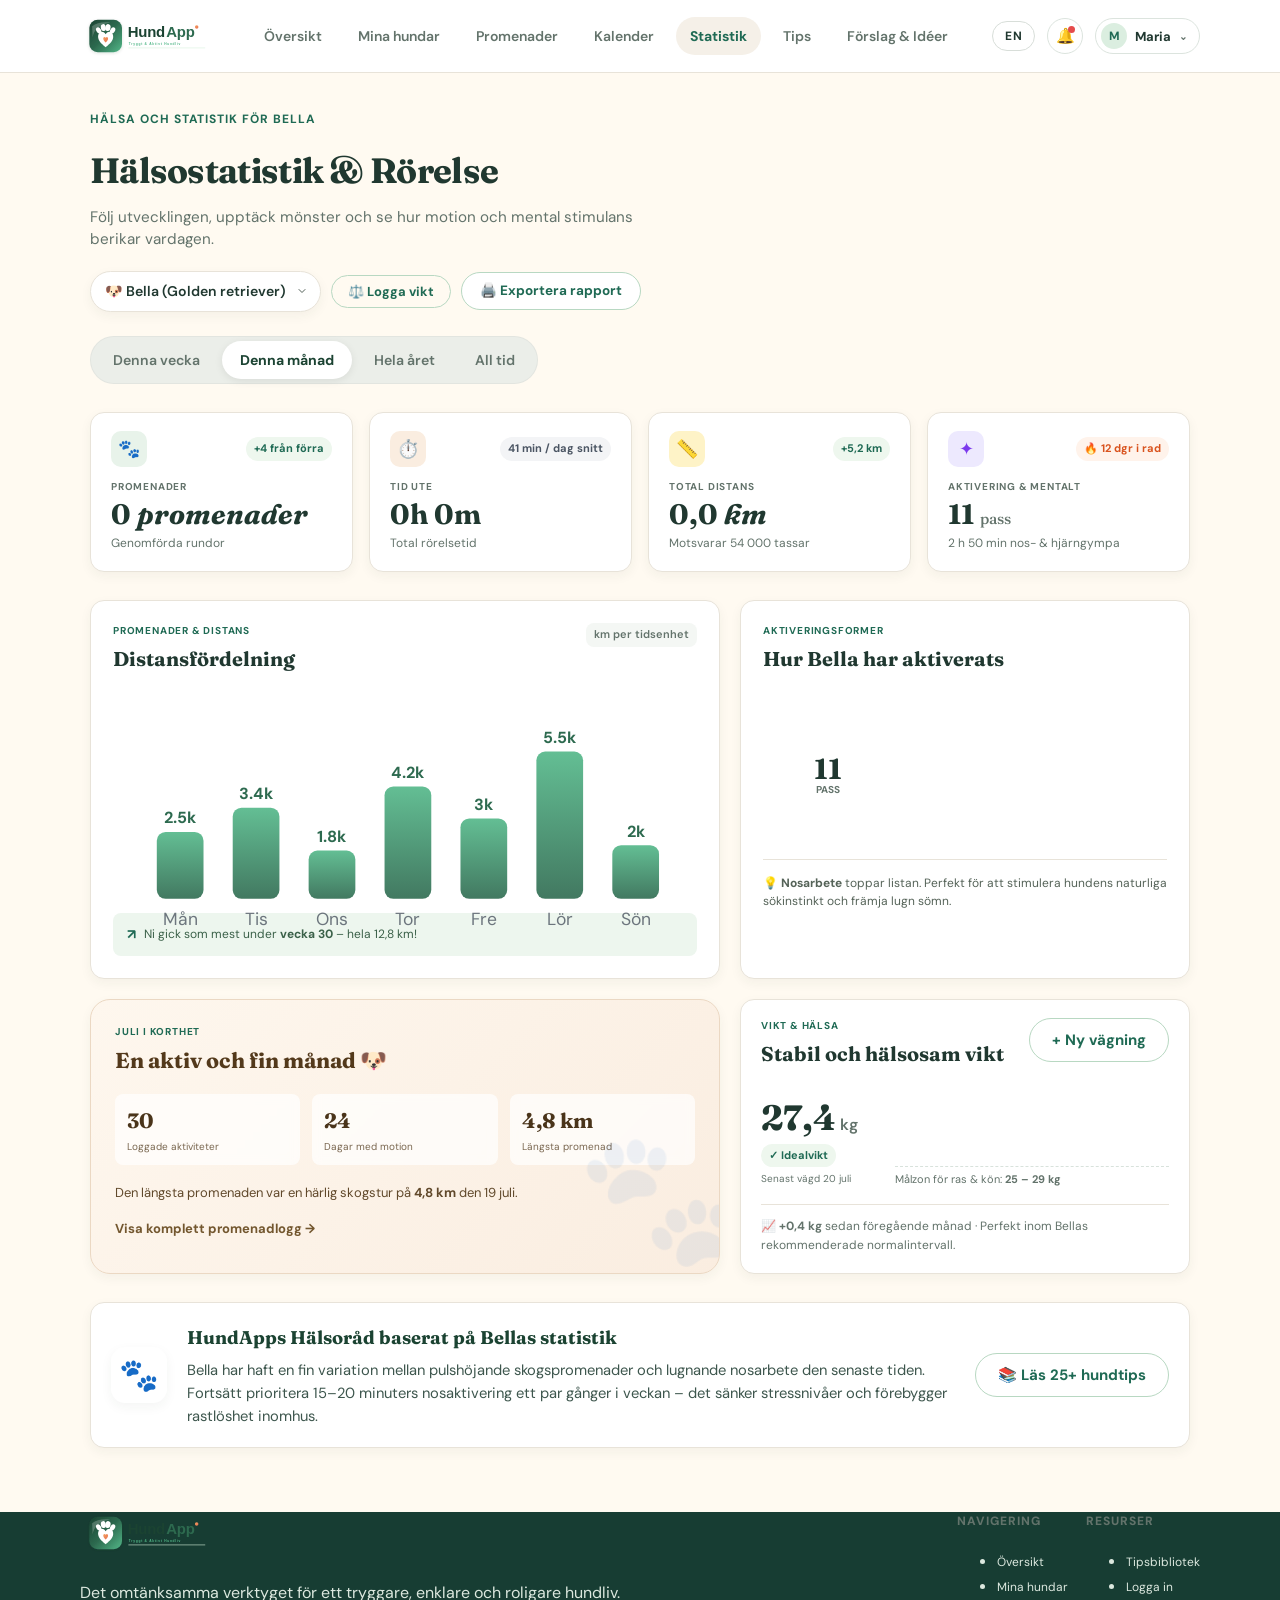
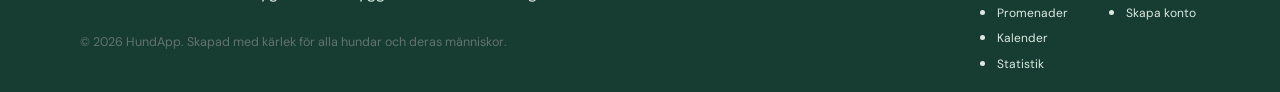
<file: statistics.html>
<!doctype html>
<html lang="sv">
<head>
  <meta charset="utf-8">
  <meta name="viewport" content="width=device-width, initial-scale=1">
  <meta name="description" content="Interaktiv hälsostatistik, distansdiagram, aktivitetsfördelning och viktkurva för din hund i HundApp.">
  <title>Statistik & Hälsa – HundApp</title>
  <link rel="preconnect" href="https://fonts.googleapis.com">
  <link rel="preconnect" href="https://fonts.gstatic.com" crossorigin>
  <link href="https://fonts.googleapis.com/css2?family=DM+Sans:ital,wght@0,400;0,500;0,600;0,700;1,400&family=Fraunces:opsz,wght@9..144,600;9..144,700&display=swap" rel="stylesheet">
  <link rel="stylesheet" href="styles.css">
  <!-- PWA & Mobile Web App Meta -->
  <link rel="manifest" href="manifest.json">
  <meta name="theme-color" content="#2D6A4F">
  <meta name="mobile-web-app-capable" content="yes">
  <meta name="apple-mobile-web-app-capable" content="yes">
  <meta name="apple-mobile-web-app-status-bar-style" content="default">
  <meta name="apple-mobile-web-app-title" content="HundApp">
  <link rel="apple-touch-icon" href="icons/apple-touch-icon.png">
  <link rel="icon" type="image/png" sizes="32x32" href="icons/favicon-32.png">
</head>
<body class="portal-page">
  <a class="skip-link" href="#main">Hoppa till innehållet</a>

  <!-- Huvudnavigation -->
  <header class="portal-header">
    <div class="portal-nav">
      <a class="brand" href="index.html">
        <img src="hundapp-logo.svg" alt="HundApp Logotyp" class="brand-logo-img">
      </a>

      <nav class="portal-links" aria-label="Huvudmeny">
        <a href="portal.html">Översikt</a>
        <a href="dogs.html">Mina hundar</a>
        <a href="walks.html">Promenader</a>
        <a href="calendar.html">Kalender</a>
        <a href="statistics.html" class="active">Statistik</a>
        <a href="tips.html">Tips</a>
        <a href="suggestions.html">Förslag &amp; Idéer</a>
      </nav>

      <div class="portal-user">
        <button class="language-toggle" type="button" aria-label="Switch to English" aria-pressed="false">EN</button>
        <button class="bell" type="button" aria-label="Notiser">🔔<i></i></button>
        <button class="user-menu" type="button">
          <span>M</span>
          <b>Maria</b>
          <em>⌄</em>
        </button>
      </div>
    </div>
  </header>

  <!-- Huvudinnehåll -->
  <main id="main" class="portal-main statistics-main">
    
    <!-- Header med hundväljare och snabbåtgärder -->
    <header class="statistics-heading-row">
      <div>
        <p class="eyebrow" id="stats-dog-eyebrow">Bellas vardag i siffror</p>
        <h1 id="stats-main-heading">Hälsostatistik & Rörelse</h1>
        <p class="stats-subheading">Följ utvecklingen, upptäck mönster och se hur motion och mental stimulans berikar vardagen.</p>
      </div>

      <div class="statistics-actions">
        <div class="stat-select-wrap">
          <label for="stat-dog-select" class="sr-only">Välj hund</label>
          <select id="stat-dog-select" class="stat-dropdown" aria-label="Välj hund">
            <option value="bella" selected>🐶 Bella (Golden retriever)</option>
            <option value="all">🐾 Alla hundar samlat</option>
          </select>
        </div>

        <button type="button" class="btn btn-outline btn-sm" id="open-weight-modal-btn">
          ⚖️ Logga vikt
        </button>
        <button type="button" class="btn btn-outline btn-sm print-btn" id="print-stats-btn" title="Skriv ut eller spara rapport som PDF">
          🖨️ Exportera rapport
        </button>
      </div>
    </header>

    <!-- Periodväljare (Segmented Control) -->
    <nav class="period-switch-bar" aria-label="Välj statistikperiod" role="tablist">
      <button type="button" role="tab" aria-selected="false" class="period-btn" data-period="week">Denna vecka</button>
      <button type="button" role="tab" aria-selected="true" class="period-btn active" data-period="month">Denna månad</button>
      <button type="button" role="tab" aria-selected="false" class="period-btn" data-period="year">Hela året</button>
      <button type="button" role="tab" aria-selected="false" class="period-btn" data-period="all">All tid</button>
    </nav>

    <!-- KPI Sammanfattningskort (4 Kort) -->
    <section class="main-stat-cards" aria-label="Nyckeltal och sammanfattning">
      <article class="stat-summary-card">
        <div class="stat-card-top">
          <span class="stat-icon green-stat" aria-hidden="true">🐾</span>
          <span class="stat-badge trend-up" id="stat-walks-trend">+4 från förra</span>
        </div>
        <small class="stat-label">PROMENADER</small>
        <b class="stat-value" id="stat-walks-count">18</b>
        <p class="stat-desc" id="stat-walks-sub">Genomförda rundor</p>
      </article>

      <article class="stat-summary-card">
        <div class="stat-card-top">
          <span class="stat-icon peach-stat" aria-hidden="true">⏱️</span>
          <span class="stat-badge trend-neutral" id="stat-time-trend">41 min / dag snitt</span>
        </div>
        <small class="stat-label">TID UTE</small>
        <b class="stat-value" id="stat-time-total">12 <small>h</small> 24 <small>min</small></b>
        <p class="stat-desc" id="stat-time-sub">Total rörelsetid</p>
      </article>

      <article class="stat-summary-card">
        <div class="stat-card-top">
          <span class="stat-icon yellow-stat" aria-hidden="true">📏</span>
          <span class="stat-badge trend-up" id="stat-distance-trend">+5,2 km</span>
        </div>
        <small class="stat-label">TOTAL DISTANS</small>
        <b class="stat-value" id="stat-distance-total">38,6 <small>km</small></b>
        <p class="stat-desc" id="stat-distance-sub">Motsvarar 54 000 tassar</p>
      </article>

      <article class="stat-summary-card">
        <div class="stat-card-top">
          <span class="stat-icon purple-stat" aria-hidden="true">✦</span>
          <span class="stat-badge trend-streak" id="stat-streak-badge">🔥 12 dgr i rad</span>
        </div>
        <small class="stat-label">AKTIVERING & MENTALT</small>
        <b class="stat-value" id="stat-activities-count">11 <small>pass</small></b>
        <p class="stat-desc" id="stat-activities-sub">2 h 50 min nos- & hjärngympa</p>
      </article>
    </section>

    <!-- Primär diagramgrid (Linjediagram & Donut) -->
    <section class="statistics-grid">
      
      <!-- Linjediagram: Distans & Rörelse per tidsenhet -->
      <article class="portal-card chart-card walk-chart-card">
        <div class="card-heading">
          <div>
            <p class="card-label">PROMENADER & DISTANS</p>
            <h2 id="walk-chart-title">Distansfördelning</h2>
          </div>
          <span class="chart-unit" id="walk-chart-unit">km per tidsenhet</span>
        </div>

        <!-- Interaktiv SVG-graf med Tooltip -->
        <div class="svg-chart-container" id="walkChartContainer">
          <svg id="walkSvgChart" viewBox="0 0 540 200" preserveAspectRatio="none" aria-label="Distansgraf över promenader">
            <defs>
              <linearGradient id="chartGradient" x1="0" y1="0" x2="0" y2="1">
                <stop offset="0%" stop-color="#2d6a4f" stop-opacity="0.28" />
                <stop offset="100%" stop-color="#2d6a4f" stop-opacity="0.01" />
              </linearGradient>
            </defs>
            <!-- Renderas dynamiskt i JavaScript för extrem snabbhet och precision -->
          </svg>
          <div id="chartTooltip" class="chart-tooltip" role="tooltip" aria-hidden="true"></div>
        </div>

        <!-- X-axelmärkningar -->
        <div class="chart-x-labels" id="walkChartXLabels">
          <!-- Renderas dynamiskt -->
        </div>

        <p class="chart-insight" id="walkChartInsight">
          <span class="insight-icon">↗</span>
          <span id="walkChartInsightText">Ni gick som mest under <b>vecka 30</b> – hela 12,8 km!</span>
        </p>
      </article>

      <!-- Donutdiagram: Aktivitetsfördelning -->
      <article class="portal-card activity-chart-card">
        <div class="card-heading">
          <div>
            <p class="card-label">AKTIVERINGSFORMER</p>
            <h2 id="activity-chart-title">Hur Bella har aktiverats</h2>
          </div>
        </div>

        <div class="activity-donut-wrap">
          <div class="donut-visual-container">
            <svg id="activityDonutSvg" viewBox="0 0 140 140" class="donut-svg">
              <!-- Renderas dynamiskt i JS -->
            </svg>
            <div class="donut-center-info">
              <b id="donutTotalCount">11</b>
              <small id="donutTotalLabel">pass</small>
            </div>
          </div>

          <div class="activity-legend-box" id="activityLegendContainer">
            <!-- Dynamisk teckenförklaring med procentsatser -->
          </div>
        </div>

        <p class="activity-tip-note" id="activityTipNote">
          💡 <b>Nosarbete</b> toppar listan. Perfekt för att stimulera hundens naturliga sökinstinkt och främja lugn sömn.
        </p>
      </article>

      <!-- Månadssammanfattning & Rekord -->
      <article class="portal-card month-summary-card">
        <div class="summary-card-inner">
          <p class="card-label" id="summaryPeriodLabel">JULI I KORTHET</p>
          <h2 id="summaryHeading">En aktiv och fin månad <span>🐶</span></h2>
          
          <div class="summary-highlights-grid">
            <div class="highlight-item">
              <span class="highlight-num" id="summaryTotalEvents">30</span>
              <span class="highlight-desc">Loggade aktiviteter</span>
            </div>
            <div class="highlight-item">
              <span class="highlight-num" id="summaryActiveDays">24</span>
              <span class="highlight-desc">Dagar med motion</span>
            </div>
            <div class="highlight-item">
              <span class="highlight-num" id="summaryLongestWalk">4,8 km</span>
              <span class="highlight-desc">Längsta promenad</span>
            </div>
          </div>

          <p class="summary-quote" id="summaryQuote">
            Den längsta promenaden var en härlig skogstur på <b>4,8 km</b> den 19 juli.
          </p>

          <div class="summary-actions">
            <a href="walks.html" class="text-link-bold">Visa komplett promenadlogg →</a>
          </div>
        </div>
      </article>

      <!-- Viktkurva & Optimal Zon -->
      <article class="portal-card stat-weight-card">
        <div class="card-heading">
          <div>
            <p class="card-label">VIKT & HÄLSA</p>
            <h2 id="weightCardTitle">Stabil och hälsosam vikt</h2>
          </div>
          <button type="button" class="btn btn-outline btn-xs" id="quickAddWeightBtn">+ Ny vägning</button>
        </div>

        <div class="weight-summary-box">
          <div class="weight-current-col">
            <div class="weight-num-row">
              <b id="currentWeightNum">27,4</b>
              <span class="weight-unit">kg</span>
            </div>
            <span class="weight-status-pill ideal-zone" id="weightStatusPill">✓ Idealvikt</span>
            <small class="weight-date-label" id="latestWeightDate">Senast vägd 20 juli</small>
          </div>

          <div class="weight-visual-track">
            <div class="weight-chart-container">
              <svg id="weightChartSvg" viewBox="0 0 300 70" preserveAspectRatio="none">
                <!-- SVG viktkurva renderas i JavaScript -->
              </svg>
            </div>
            <div class="weight-target-range-info">
              <span>Målzon för ras & kön: <b>25 – 29 kg</b></span>
            </div>
          </div>
        </div>

        <p class="weight-footer-note" id="weightTrendNote">
          📈 <b>+0,4 kg</b> sedan föregående månad · Perfekt inom Bellas rekommenderade normalintervall.
        </p>
      </article>

    </section>

    <!-- Hälsoinsikter & Råd baserat på data -->
    <section class="card stats-health-insight-banner">
      <div class="insight-banner-flex">
        <div class="insight-banner-icon">🐾</div>
        <div class="insight-banner-content">
          <h3>HundApps Hälsoråd baserat på Bellas statistik</h3>
          <p id="statsDynamicAdviceText">
            Bella har haft en fin variation mellan pulshöjande skogspromenader och lugnande nosarbete den senaste tiden. Fortsätt prioritera 15–20 minuters nosaktivering ett par gånger i veckan – det sänker stressnivåer och förebygger rastlöshet inomhus.
          </p>
        </div>
        <div class="insight-banner-action">
          <a href="tips.html" class="btn btn-outline" style="background:var(--white); white-space:nowrap;">📚 Läs 25+ hundtips</a>
        </div>
      </div>
    </section>

  </main>

  <!-- MODAL: LOGGA NY VIKT -->
  <div id="log-weight-modal" class="modal" aria-hidden="true" role="dialog" aria-modal="true" aria-labelledby="weight-modal-title">
    <div class="modal-card" style="max-width: 440px;">
      <div class="modal-header">
        <h3 id="weight-modal-title" style="margin: 0; font-family: 'Fraunces', serif;">⚖️ Registrera ny vikt</h3>
        <button class="modal-close" id="close-weight-modal-btn" type="button" aria-label="Stäng">×</button>
      </div>

      <form id="log-weight-form" class="modal-body" style="padding: 20px 24px;">
        <div class="form-group" style="margin-bottom: 16px;">
          <label for="weight-input" style="font-size: 0.9rem; font-weight: 600; display: block; margin-bottom: 6px;">Vikt i kilogram (kg) *</label>
          <div style="display: flex; align-items: center; gap: 8px;">
            <input type="number" id="weight-input" class="form-control" step="0.1" min="1" max="120" placeholder="t.ex. 27.6" required style="font-size: 1.1rem; font-weight: 700;">
            <span style="font-weight: 700; color: var(--muted);">kg</span>
          </div>
        </div>

        <div class="form-group" style="margin-bottom: 16px;">
          <label for="weight-date-input" style="font-size: 0.9rem; font-weight: 600; display: block; margin-bottom: 6px;">Datum *</label>
          <input type="date" id="weight-date-input" class="form-control" required>
        </div>

        <div class="form-group" style="margin-bottom: 20px;">
          <label for="weight-notes-input" style="font-size: 0.9rem; font-weight: 600; display: block; margin-bottom: 6px;">Notering (valfritt)</label>
          <input type="text" id="weight-notes-input" class="form-control" placeholder="t.ex. Hos veterinären, efter sommarklippning...">
        </div>

        <div style="display: flex; gap: 10px; justify-content: flex-end;">
          <button type="button" class="btn btn-outline" id="cancel-weight-modal-btn">Avbryt</button>
          <button type="submit" class="btn btn-primary">Spara vägning</button>
        </div>
      </form>
    </div>
  </div>

  <!-- TOAST FEEDBACK -->
  <div id="toast-msg" class="toast-msg" role="status" aria-live="polite">
    <span id="toast-icon">✓</span>
    <span id="toast-text">Statistik uppdaterad!</span>
  </div>

  <!-- Sidfot -->
  <footer class="site-footer">
    <div class="container footer-grid">
      <div class="footer-brand">
        <a class="brand" href="index.html">
        <img src="hundapp-logo.svg" alt="HundApp Logotyp" class="brand-logo-img">
      </a>
        <p>Det omtänksamma verktyget för ett tryggare, enklare och roligare hundliv.</p>
        <p class="copyright">© 2026 HundApp. Skapad med kärlek för alla hundar och deras människor.</p>
      </div>

      <nav class="footer-links" aria-label="Sidfotslänkar">
        <div>
          <p class="footer-heading">Navigering</p>
          <ul>
            <li><a href="portal.html">Översikt</a></li>
            <li><a href="dogs.html">Mina hundar</a></li>
            <li><a href="walks.html">Promenader</a></li>
            <li><a href="calendar.html">Kalender</a></li>
            <li><a href="statistics.html">Statistik</a></li>
          </ul>
        </div>
        <div>
          <p class="footer-heading">Resurser</p>
          <ul>
            <li><a href="tips.html">Tipsbibliotek</a></li>
            <li><a href="login.html">Logga in</a></li>
            <li><a href="register.html">Skapa konto</a></li>
          </ul>
        </div>
      </nav>
    </div>
  </footer>

  <script src="app.js"></script>
</body>
</html>
</file>
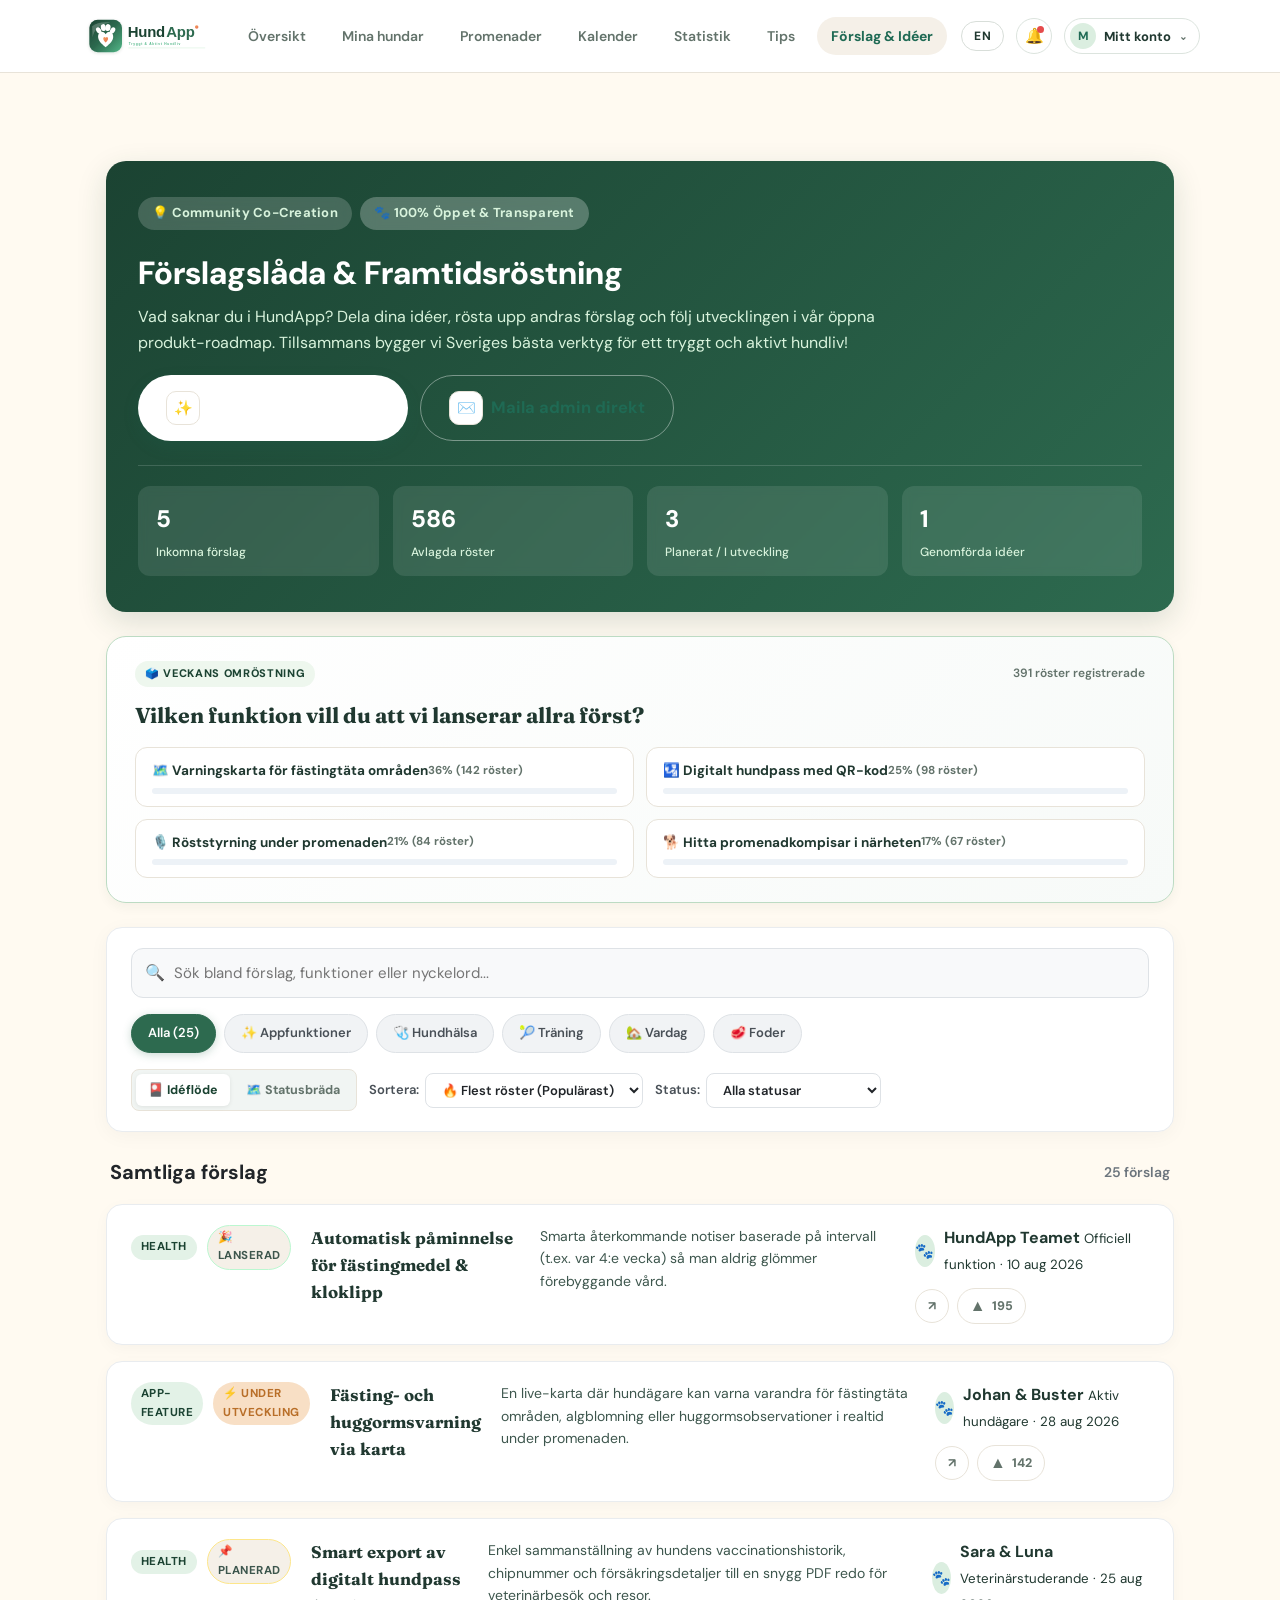
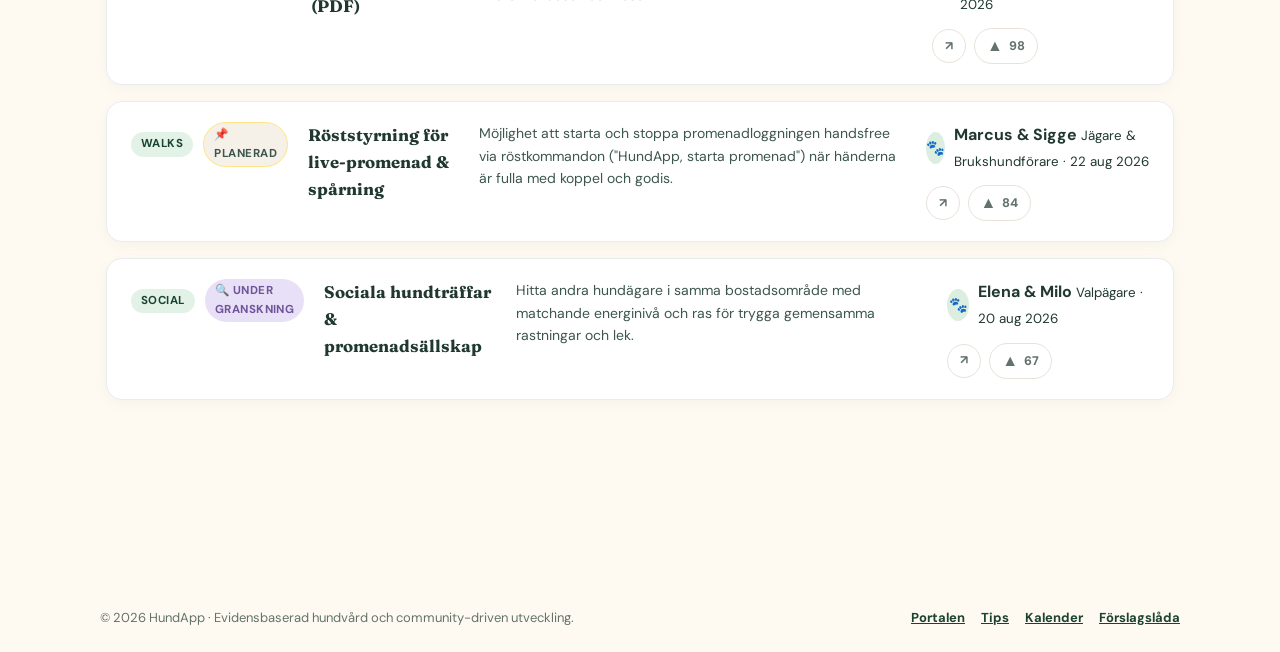
<file: suggestions.html>
<!doctype html>
<html lang="sv">
<head>
  <meta charset="utf-8">
  <meta name="viewport" content="width=device-width, initial-scale=1.0">
  <title>Förslagslåda &amp; Idéröstning · HundApp</title>
  <meta name="description" content="Lämna förslag på nya funktioner, rösta på communityns idéer och följ vår live-roadmap. Forma framtidens HundApp tillsammans!">
  <link rel="stylesheet" href="styles.css">
  <link rel="preconnect" href="https://fonts.googleapis.com">
  <link rel="preconnect" href="https://fonts.gstatic.com" crossorigin>
  <link href="https://fonts.googleapis.com/css2?family=DM+Sans:ital,wght@0,400;0,500;0,600;0,700;1,400&family=Fraunces:opsz,wght@9..144,600;9..144,700&display=swap" rel="stylesheet">
  <!-- PWA & Mobile Web App Meta -->
  <link rel="manifest" href="manifest.json">
  <meta name="theme-color" content="#2D6A4F">
  <meta name="mobile-web-app-capable" content="yes">
  <meta name="apple-mobile-web-app-capable" content="yes">
  <meta name="apple-mobile-web-app-status-bar-style" content="default">
  <meta name="apple-mobile-web-app-title" content="HundApp">
  <link rel="apple-touch-icon" href="icons/apple-touch-icon.png">
  <link rel="icon" type="image/png" sizes="32x32" href="icons/favicon-32.png">
</head>
<body class="portal-body">
  <a class="skip-link" href="#main">Hoppa till innehåll</a>

  <!-- Toppnavigation -->
  <header class="portal-header">
    <div class="portal-nav">
      <a class="brand" href="index.html" aria-label="HundApp – till startsidan">
        <img src="hundapp-logo.svg" alt="HundApp Logotyp" class="brand-logo-img">
      </a>

      <nav class="portal-links" aria-label="Huvudmeny">
        <a href="portal.html">Översikt</a>
        <a href="dogs.html">Mina hundar</a>
        <a href="walks.html">Promenader</a>
        <a href="calendar.html">Kalender</a>
        <a href="statistics.html">Statistik</a>
        <a href="tips.html">Tips</a>
        <a href="suggestions.html" class="active">Förslag &amp; Idéer</a>
      </nav>

      <div class="portal-user">
        <button class="language-toggle" type="button" aria-label="Switch to English" aria-pressed="false">EN</button>
        <button class="bell" type="button" aria-label="Notiser">🔔<i></i></button>
        <button class="user-menu" id="userMenuBtn" type="button" aria-haspopup="true" aria-expanded="false">
          <span id="userAvatarLetter">👤</span>
          <b id="userNavName">Maria</b>
          <em>⌄</em>
        </button>
      </div>
    </div>
  </header>

  <!-- Huvudinnehåll -->
  <main id="main" class="portal-main suggestions-page-main">
    <div class="portal-container" style="max-width: 1120px; margin: 0 auto; padding: 24px 20px 60px;">
      
      <!-- Sidhuvud & Hero -->
      <section class="suggestions-hero-card">
        <div class="suggestions-hero-content">
          <div style="display:flex; gap:8px; flex-wrap:wrap; margin-bottom:12px;">
            <span class="hero-tag-badge">💡 Community Co-Creation</span>
            <span class="hero-tag-badge" style="background:rgba(255,255,255,0.25);">🐾 100% Öppet &amp; Transparent</span>
          </div>
          <h1 class="suggestions-heading">Förslagslåda &amp; Framtidsröstning</h1>
          <p class="suggestions-lead">
            Vad saknar du i HundApp? Dela dina idéer, rösta upp andras förslag och följ utvecklingen i vår öppna produkt-roadmap. Tillsammans bygger vi Sveriges bästa verktyg för ett tryggt och aktivt hundliv!
          </p>
          <div class="suggestions-cta-group">
            <button type="button" class="btn btn-primary btn-lg" id="open-suggestion-modal-btn" style="background:#ffffff; color:var(--green-dark); font-weight:800; border:0;">
              <span class="btn-icon">✨</span> Skicka in nytt förslag
            </button>
            <a href="mailto:admin@hundapp.se?subject=Direkt%20f%C3%B6rslag%20till%20HundApp&body=Hej%20Admin!%0A%0AJag%20har%20f%C3%B6ljande%20f%C3%B6rslag%20till%20HundApp:%0A%0A" class="btn btn-outline btn-lg" id="direct-email-admin-btn" style="border-color:rgba(255,255,255,0.4); color:#ffffff;">
              <span class="btn-icon">✉️</span> Maila admin direkt
            </a>
          </div>
        </div>

        <!-- Snabbstatistik -->
        <div class="suggestions-stats-strip">
          <div class="s-stat-card">
            <span class="s-stat-num" id="s-stat-total">25</span>
            <span class="s-stat-label">Inkomna förslag</span>
          </div>
          <div class="s-stat-card">
            <span class="s-stat-num" id="s-stat-votes">2 840+</span>
            <span class="s-stat-label">Avlagda röster</span>
          </div>
          <div class="s-stat-card">
            <span class="s-stat-num" id="s-stat-planned">8</span>
            <span class="s-stat-label">Planerat / I utveckling</span>
          </div>
          <div class="s-stat-card">
            <span class="s-stat-num" id="s-stat-done">2</span>
            <span class="s-stat-label">Genomförda idéer</span>
          </div>
        </div>
      </section>

      <!-- VECKANS COMMUNITY-OMRÖSTNING -->
      <section class="weekly-poll-card" id="weeklyPollSection" aria-labelledby="poll-heading">
        <div class="poll-header">
          <span class="poll-badge">🗳️ VECKANS OMRÖSTNING</span>
          <span style="font-size:12px; color:var(--muted); font-weight:600;" id="pollTotalVotesLabel">642 röster</span>
        </div>
        <h2 id="poll-heading" class="poll-question">Vilken funktion vill du att vi lanserar allra först?</h2>
        
        <div class="poll-options-grid" id="pollOptionsContainer">
          <!-- Renderas dynamiskt i app.js -->
        </div>
      </section>

      <!-- Filter-, Sök- & Visningsfält -->
      <section class="suggestions-toolbar-card">
        <div class="toolbar-search-wrap">
          <span class="search-icon" aria-hidden="true">🔍</span>
          <input type="search" id="suggestion-search" class="search-input" placeholder="Sök bland förslag, funktioner eller nyckelord..." aria-label="Sök förslag">
          <button type="button" id="suggestion-clear-search" class="tips-clear-btn" aria-label="Rensa sökning" style="right:12px;" hidden>&times;</button>
        </div>

        <div class="toolbar-controls-wrap">
          <!-- Kategorifilter -->
          <div class="category-pills-row" id="suggestion-category-pills" role="tablist" aria-label="Kategorifilter">
            <button type="button" class="cat-pill active" data-category="all" role="tab" aria-selected="true">Alla (<span id="cat-count-all">25</span>)</button>
            <button type="button" class="cat-pill" data-category="features" role="tab" aria-selected="false">✨ Appfunktioner</button>
            <button type="button" class="cat-pill" data-category="health" role="tab" aria-selected="false">🩺 Hundhälsa</button>
            <button type="button" class="cat-pill" data-category="training" role="tab" aria-selected="false">🎾 Träning</button>
            <button type="button" class="cat-pill" data-category="daily" role="tab" aria-selected="false">🏡 Vardag</button>
            <button type="button" class="cat-pill" data-category="food" role="tab" aria-selected="false">🥩 Foder</button>
          </div>

          <!-- Visningsläge & Sortering -->
          <div class="toolbar-dropdowns" style="display:flex; align-items:center; gap:12px; flex-wrap:wrap;">
            
            <!-- Vy-väljare (Kortgrid vs Roadmap Kanban) -->
            <div class="view-mode-toggle" role="group" aria-label="Visningsläge">
              <button type="button" class="view-mode-btn active" id="view-mode-grid-btn" data-view="grid">
                <span>🎴 Idéflöde</span>
              </button>
              <button type="button" class="view-mode-btn" id="view-mode-kanban-btn" data-view="kanban">
                <span>🗺️ Statusbräda</span>
              </button>
            </div>

            <div class="dropdown-group">
              <label for="suggestion-sort-select">Sortera:</label>
              <select id="suggestion-sort-select" class="form-select-sm">
                <option value="votes" selected>🔥 Flest röster (Populärast)</option>
                <option value="newest">🕒 Nyaste först</option>
                <option value="title">🔤 Bokstavsordning (A-Ö)</option>
              </select>
            </div>

            <div class="dropdown-group">
              <label for="suggestion-status-select">Status:</label>
              <select id="suggestion-status-select" class="form-select-sm">
                <option value="all" selected>Alla statusar</option>
                <option value="in_progress">⚙️ I utveckling</option>
                <option value="planned">📅 Planerat</option>
                <option value="under_review">🧐 Under granskning</option>
                <option value="completed">✅ Genomfört</option>
                <option value="new">💡 Nytt förslag</option>
              </select>
            </div>
          </div>
        </div>
      </section>

      <!-- RÖSTNINGSBRÄDA: KORTFLÖDE -->
      <section class="suggestions-board-section" id="suggestions-grid-view">
        <div class="board-header">
          <h2 class="board-title" id="board-results-heading">Samtliga förslag</h2>
          <span class="board-count" id="board-results-count">25 förslag</span>
        </div>

        <div class="suggestions-grid" id="suggestions-grid">
          <!-- Dynamiskt genererade förslagskort laddas här via app.js -->
        </div>

        <div class="suggestions-empty-state" id="suggestions-empty" style="display: none;">
          <div class="empty-icon">🔎</div>
          <h3>Inga förslag matchar din sökning</h3>
          <p>Hittade du inte vad du letade efter? Skicka in din egen idé till omröstning!</p>
          <button type="button" class="btn btn-primary btn-sm" onclick="document.getElementById('open-suggestion-modal-btn')?.click()">Skapa nytt förslag</button>
        </div>
      </section>

      <!-- RÖSTNINGSBRÄDA: KANBAN ROADMAP-VY -->
      <section class="suggestions-board-section" id="suggestions-kanban-view" style="display: none;">
        <div class="board-header">
          <h2 class="board-title">🗺️ Produktens Roadmap &amp; Utvecklingsstatus</h2>
          <span class="board-count">Följ idéernas resa från förslag till verklighet</span>
        </div>

        <div class="roadmap-kanban-board" id="roadmap-kanban-board">
          <!-- 4 Kolumner renderas dynamiskt i app.js: Under granskning, Planerat, I utveckling, Genomfört -->
        </div>
      </section>

    </div>
  </main>

  <!-- Modal: Skicka in nytt förslag -->
  <div class="modal-overlay" id="suggestion-modal" role="dialog" aria-modal="true" aria-labelledby="suggestion-modal-title" aria-hidden="true">
    <div class="modal-card" style="max-width: 620px;">
      <div class="modal-header">
        <h2 id="suggestion-modal-title" class="modal-title">✨ Skicka in ett nytt förslag</h2>
        <button type="button" class="modal-close-btn" id="close-suggestion-modal-btn" aria-label="Stäng modal" data-modal-close>&times;</button>
      </div>

      <form id="new-suggestion-form" class="modal-body form-grid">
        <div class="form-group">
          <label for="sugg-title">Förslagets rubrik <span class="required">*</span></label>
          <input type="text" id="sugg-title" class="form-input" placeholder="T.ex. Karta över fästingtäta skogsområden..." required maxlength="80">
        </div>

        <div class="form-row form-row-2">
          <div class="form-group">
            <label for="sugg-category">Kategori <span class="required">*</span></label>
            <select id="sugg-category" class="form-select" required>
              <option value="features">✨ Appfunktioner</option>
              <option value="health">🩺 Hundhälsa &amp; Vård</option>
              <option value="training">🎾 Träning &amp; Aktivering</option>
              <option value="daily">🏡 Vardag &amp; Gemenskap</option>
              <option value="food">🥩 Foder &amp; Kost</option>
            </select>
          </div>

          <div class="form-group">
            <label for="sugg-author">Ditt namn / Alias <span class="required">*</span></label>
            <input type="text" id="sugg-author" class="form-input" placeholder="T.ex. Anna &amp; Bella" required>
          </div>
        </div>

        <div class="form-group">
          <label for="sugg-email">Din e-postadress (för admin-feedback och avisering) <span class="required">*</span></label>
          <input type="email" id="sugg-email" class="form-input" placeholder="namn@exempel.se" required>
        </div>

        <div class="form-group">
          <label for="sugg-description">Beskrivning av förslaget <span class="required">*</span></label>
          <textarea id="sugg-description" class="form-textarea" rows="4" placeholder="Beskriv idén i detalj. Hur ska funktionen fungera och hur hjälper den dig och din hund i vardagen?" required></textarea>
        </div>

        <div class="form-group">
          <label for="sugg-benefit">Vilken nytta ger detta för andra hundägare?</label>
          <input type="text" id="sugg-benefit" class="form-input" placeholder="T.ex. Ökar säkerheten vid kvällspromenader och minskar fästingbett.">
        </div>

        <div class="form-group form-checkbox-group">
          <label class="checkbox-label" style="display:flex; align-items:center; gap:8px; font-size:12.5px; color:var(--ink-light); cursor:pointer;">
            <input type="checkbox" id="sugg-mail-admin-checkbox" checked>
            <span>Skicka även en direktkopia till administratörens inkorg (admin@hundapp.se)</span>
          </label>
        </div>

        <div class="modal-footer" style="display:flex; justify-content:flex-end; gap:10px; padding-top:16px; border-top:1px solid var(--line);">
          <button type="button" class="btn btn-secondary" id="cancel-suggestion-btn" data-modal-close>Avbryt</button>
          <button type="submit" class="btn btn-primary" id="submit-suggestion-btn">Publicera förslag &amp; rösta ➔</button>
        </div>
      </form>
    </div>
  </div>

  <!-- Toast Notification -->
  <div id="toast-msg" class="toast-msg" role="status" aria-live="polite">
    <span id="toast-icon">🐾</span>
    <span id="toast-text"></span>
  </div>

  <!-- Footer -->
  <footer class="portal-footer">
    <div class="portal-footer-inner" style="max-width:1120px; margin:0 auto; display:flex; justify-content:space-between; align-items:center; flex-wrap:wrap; gap:14px; padding:24px 20px;">
      <p style="margin:0; font-size:13px; color:var(--muted);">&copy; 2026 HundApp · Evidensbaserad hundvård och community-driven utveckling.</p>
      <div class="portal-footer-links" style="display:flex; gap:16px; font-size:13px;">
        <a href="portal.html" class="text-link-green">Portalen</a>
        <a href="tips.html" class="text-link-green">Tips</a>
        <a href="calendar.html" class="text-link-green">Kalender</a>
        <a href="suggestions.html" class="text-link-green">Förslagslåda</a>
      </div>
    </div>
  </footer>

  <script src="app.js"></script>
</body>
</html>
</file>
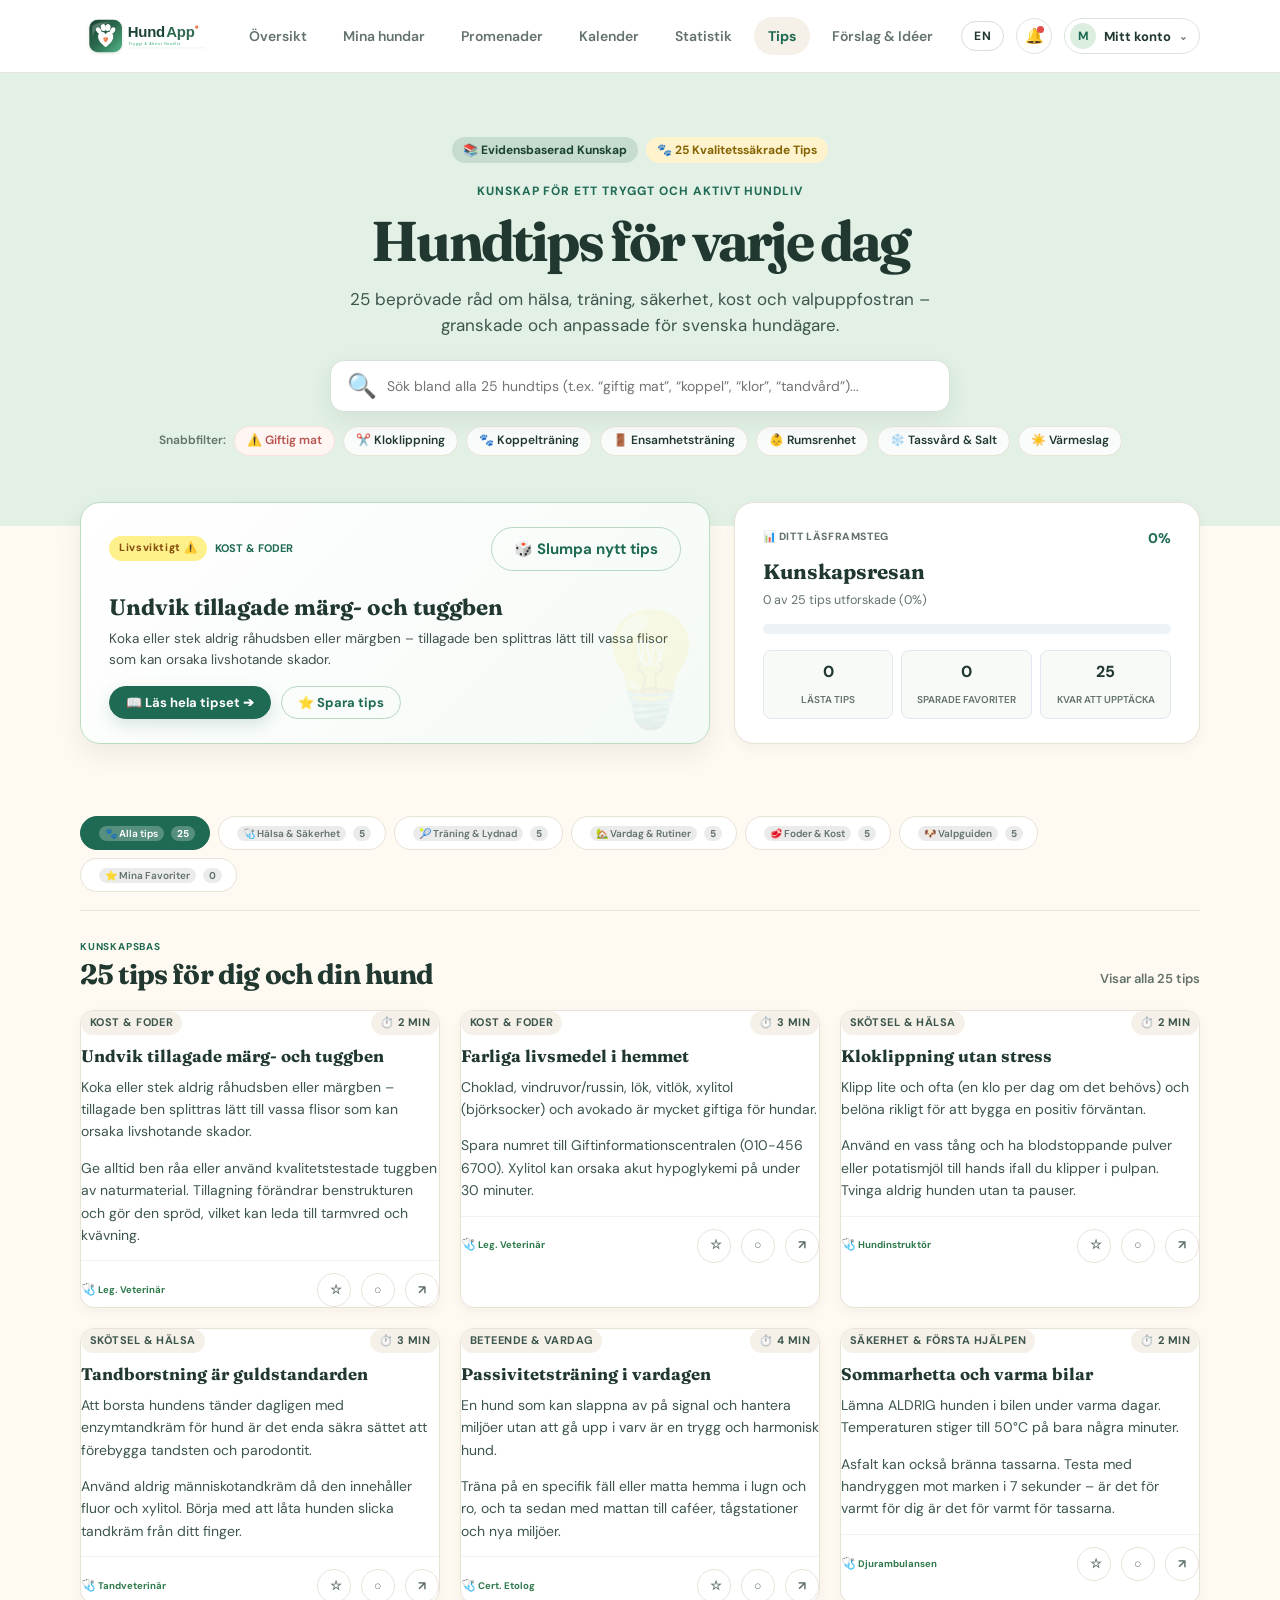
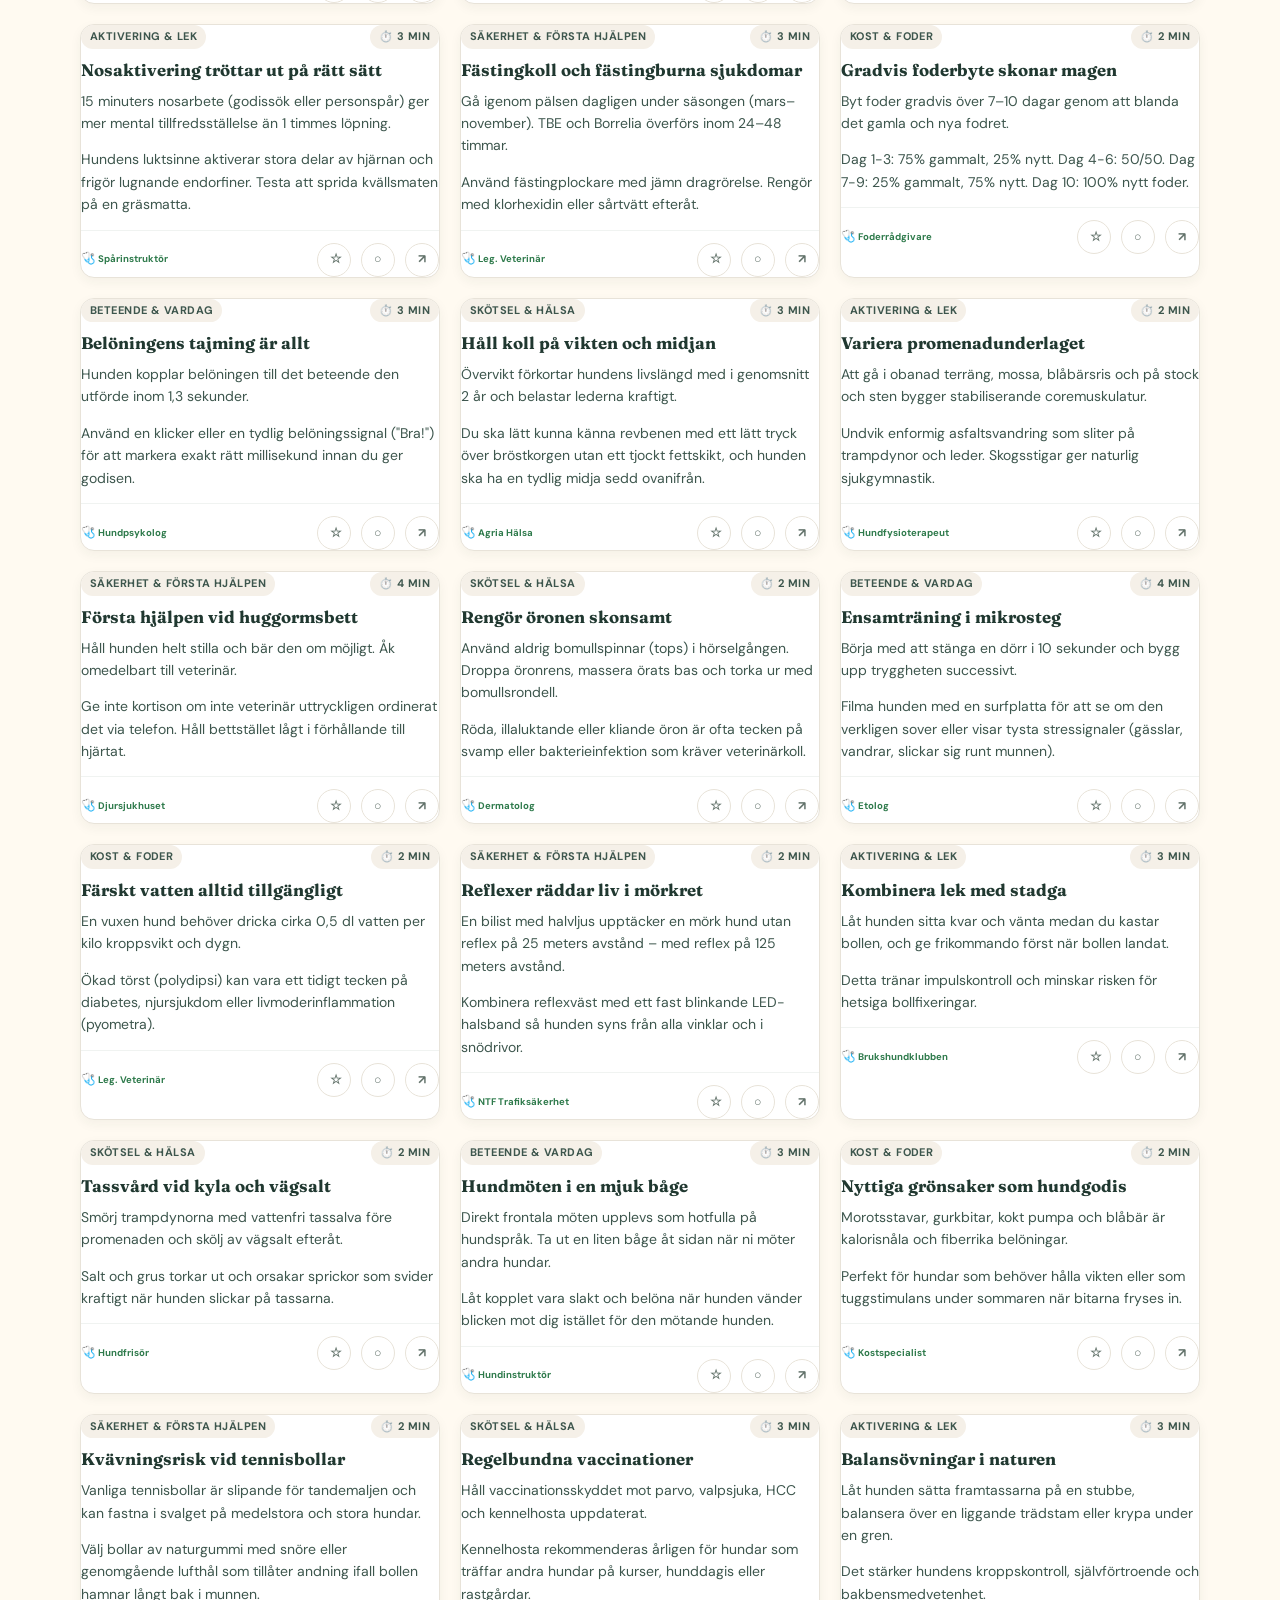
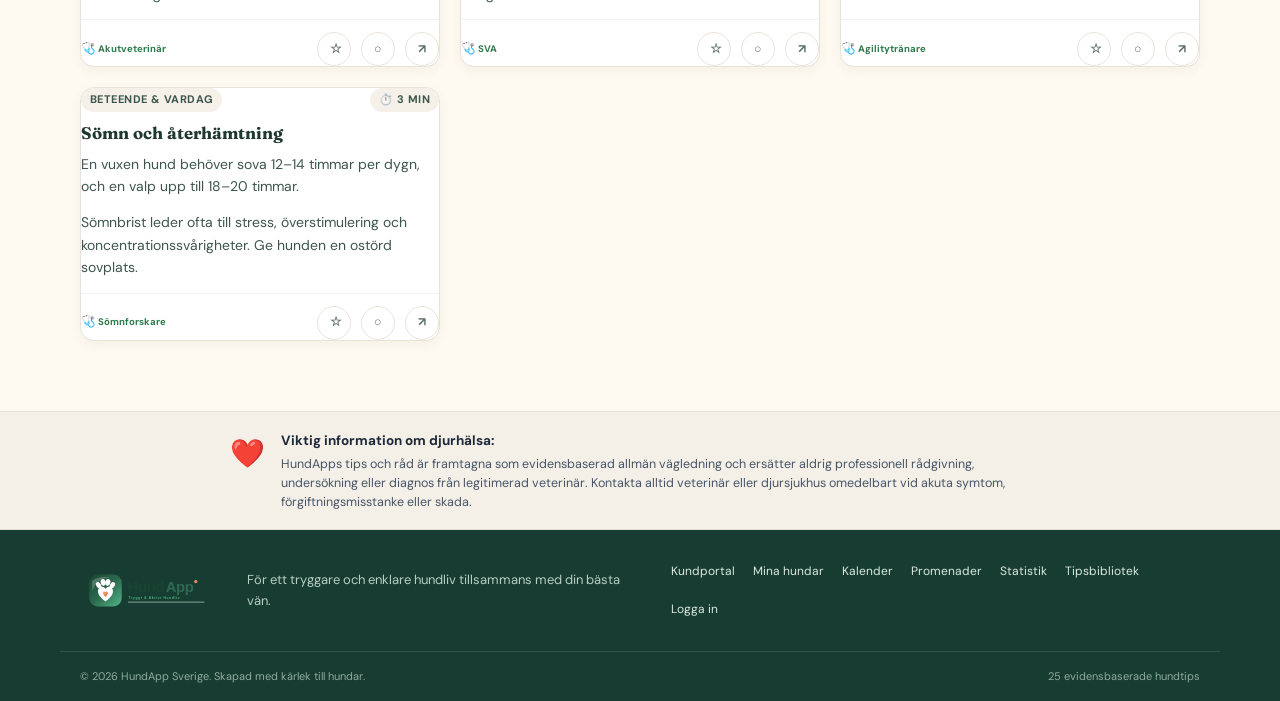
<file: tips.html>
<!doctype html>
<html lang="sv">
<head>
  <meta charset="utf-8">
  <meta name="viewport" content="width=device-width, initial-scale=1">
  <meta name="description" content="25+ kvalitetssäkrade hundtips om hälsa, träning, vardagslydnad, foder, farlig mat och valpuppfostran.">
  <title>Hundtips & Kunskapsbibliotek – HundApp</title>
  <link rel="preconnect" href="https://fonts.googleapis.com">
  <link rel="preconnect" href="https://fonts.gstatic.com" crossorigin>
  <link href="https://fonts.googleapis.com/css2?family=DM+Sans:ital,wght@0,400;0,500;0,600;0,700;1,400&family=Fraunces:opsz,wght@9..144,600;9..144,700&display=swap" rel="stylesheet">
  <link rel="stylesheet" href="styles.css">
  <!-- PWA & Mobile Web App Meta -->
  <link rel="manifest" href="manifest.json">
  <meta name="theme-color" content="#2D6A4F">
  <meta name="mobile-web-app-capable" content="yes">
  <meta name="apple-mobile-web-app-capable" content="yes">
  <meta name="apple-mobile-web-app-status-bar-style" content="default">
  <meta name="apple-mobile-web-app-title" content="HundApp">
  <link rel="apple-touch-icon" href="icons/apple-touch-icon.png">
  <link rel="icon" type="image/png" sizes="32x32" href="icons/favicon-32.png">
</head>
<body class="portal-page">
  <a class="skip-link" href="#main">Hoppa till innehållet</a>

  <!-- Huvudnavigation -->
  <header class="portal-header">
    <div class="portal-nav">
      <a class="brand" href="index.html" aria-label="HundApp – till startsidan">
        <img src="hundapp-logo.svg" alt="HundApp Logotyp" class="brand-logo-img">
      </a>

      <nav class="portal-links" aria-label="Huvudmeny">
        <a href="portal.html">Översikt</a>
        <a href="dogs.html">Mina hundar</a>
        <a href="walks.html">Promenader</a>
        <a href="calendar.html">Kalender</a>
        <a href="statistics.html">Statistik</a>
        <a href="tips.html" class="active">Tips</a>
        <a href="suggestions.html">Förslag &amp; Idéer</a>
      </nav>

      <div class="portal-user">
        <button class="language-toggle" type="button" aria-label="Switch to English" aria-pressed="false">EN</button>
        <button class="bell" type="button" aria-label="Notiser">🔔<i></i></button>
        <button class="user-menu" id="userMenuBtn" type="button" aria-haspopup="true" aria-expanded="false">
          <span id="userAvatarLetter">👤</span>
          <b id="userNavName">Maria</b>
          <em>⌄</em>
        </button>
      </div>
    </div>
  </header>

  <main id="main" class="tips-main">
    <!-- HERO MED SÖK & SNABBLÄNKAR -->
    <section class="tips-hero">
      <div class="container">
        <div class="tips-hero-badge-row">
          <span class="tag-pill" style="background:rgba(45,106,79,0.15); color:var(--green-dark); font-weight:700;">📚 Evidensbaserad Kunskap</span>
          <span class="tag-pill" style="background:#fff3cd; color:#856404; font-weight:700;">🐾 25 Kvalitetssäkrade Tips</span>
        </div>

        <p class="eyebrow">Kunskap för ett tryggt och aktivt hundliv</p>
        <h1>Hundtips för varje dag</h1>
        <p class="tips-hero-sub">25 beprövade råd om hälsa, träning, säkerhet, kost och valpuppfostran – granskade och anpassade för svenska hundägare.</p>
        
        <!-- Sökfält med rensningsknapp -->
        <div class="tips-search-wrap">
          <label class="tips-search" for="tips-search">
            <span class="search-icon" aria-hidden="true">🔍</span>
            <input id="tips-search" type="search" placeholder="Sök bland alla 25 hundtips (t.ex. “giftig mat”, “koppel”, “klor”, “tandvård”)..." autocomplete="off">
            <button id="tips-clear-search" class="tips-clear-btn" type="button" aria-label="Rensa sökning" hidden>&times;</button>
          </label>
        </div>

        <!-- SNABBSÖKNINGSTAGGAR -->
        <div class="quick-search-tags" aria-label="Populära sökord">
          <span class="quick-search-label">Snabbfilter:</span>
          <button type="button" class="quick-search-tag danger-tag" data-search="giftigt">⚠️ Giftig mat</button>
          <button type="button" class="quick-search-tag" data-search="kloklippning">✂️ Kloklippning</button>
          <button type="button" class="quick-search-tag" data-search="koppel">🐾 Koppelträning</button>
          <button type="button" class="quick-search-tag" data-search="ensamhetsträning">🚪 Ensamhetsträning</button>
          <button type="button" class="quick-search-tag" data-search="rumsrenhet">👶 Rumsrenhet</button>
          <button type="button" class="quick-search-tag" data-search="tassar">❄️ Tassvård &amp; Salt</button>
          <button type="button" class="quick-search-tag" data-search="värme">☀️ Värmeslag</button>
        </div>
      </div>
    </section>

    <!-- DAGENS UTVALDA HUNDTIPS (SPOTLIGHT) & LÄSFRAMSTEG -->
    <section class="container spotlight-progress-section">
      <div class="spotlight-progress-grid">
        
        <!-- Dagens Hundtips Spotlight Card -->
        <div class="daily-spotlight-card" id="dailySpotlightCard">
          <div class="spotlight-card-header">
            <div style="display:flex; align-items:center; gap:8px;">
              <span class="spotlight-badge" id="spotlightBadge">🌟 DAGENS UTVALDA HUNDTIPS</span>
              <span class="spotlight-cat-tag" id="spotlightCatTag">Hälsa</span>
            </div>
            <button type="button" class="btn btn-outline btn-xs" id="randomize-tip-btn" title="Visa ett annat slumpmässigt tips">
              🎲 Slumpa nytt tips
            </button>
          </div>
          <div class="spotlight-card-body">
            <h2 id="spotlightTitle" class="spotlight-title">Sommarvärme &amp; Bilfaror</h2>
            <p id="spotlightSummary" class="spotlight-summary">Lämna aldrig hunden i en varm bil – kupétemperaturen stiger livsfarligt snabbt även i skugga.</p>
            <div class="spotlight-actions">
              <button type="button" class="btn btn-primary btn-sm" id="spotlightReadMoreBtn">
                📖 Läs hela tipset ➔
              </button>
              <button type="button" class="btn btn-outline btn-sm" id="spotlightFavBtn">
                ⭐ Spara tips
              </button>
            </div>
          </div>
        </div>

        <!-- Kunskapsframsteg & Lästracker -->
        <div class="reading-progress-card">
          <div class="progress-card-header">
            <span class="progress-card-badge">📊 DITT LÄSFRAMSTEG</span>
            <span class="progress-percent" id="readingProgressPercent">0%</span>
          </div>
          <h3 class="progress-card-title">Kunskapsresan</h3>
          <p class="progress-card-sub" id="readingProgressText">Du har läst 0 av 25 kvalitetssäkrade tips.</p>
          
          <div class="reading-progress-bar-bg">
            <div class="reading-progress-bar-fill" id="readingProgressBarFill" style="width: 0%;"></div>
          </div>

          <div class="progress-stats-row">
            <div class="stat-pill">
              <strong id="statReadCount">0</strong>
              <small>Lästa tips</small>
            </div>
            <div class="stat-pill">
              <strong id="statFavCount">0</strong>
              <small>Sparade favoriter</small>
            </div>
            <div class="stat-pill">
              <strong id="statRemainingCount">25</strong>
              <small>Kvar att upptäcka</small>
            </div>
          </div>
        </div>

      </div>
    </section>

    <!-- TIPSBIBLIOTEK MED KATEGORIFILTER -->
    <section class="container tips-library">
      
      <!-- Filterknappar -->
      <div class="tips-filter-row" role="toolbar" aria-label="Filtrera tips per kategori">
        <button class="tip-filter active" type="button" data-category="all">
          <span>🐾 Alla tips</span> <span class="badge-count" id="count-all">25</span>
        </button>
        <button class="tip-filter" type="button" data-category="health">
          <span>🩺 Hälsa &amp; Säkerhet</span> <span class="badge-count" id="count-health">5</span>
        </button>
        <button class="tip-filter" type="button" data-category="training">
          <span>🎾 Träning &amp; Lydnad</span> <span class="badge-count" id="count-training">5</span>
        </button>
        <button class="tip-filter" type="button" data-category="everyday">
          <span>🏡 Vardag &amp; Rutiner</span> <span class="badge-count" id="count-everyday">5</span>
        </button>
        <button class="tip-filter" type="button" data-category="food">
          <span>🥩 Foder &amp; Kost</span> <span class="badge-count" id="count-food">5</span>
        </button>
        <button class="tip-filter" type="button" data-category="puppy">
          <span>🐶 Valpguiden</span> <span class="badge-count" id="count-puppy">5</span>
        </button>
        <button class="tip-filter" type="button" data-category="favorites">
          <span>⭐ Mina Favoriter</span> <span class="badge-count" id="count-favorites">0</span>
        </button>
      </div>

      <!-- Sektionsrubrik & Resultatantal -->
      <div class="tips-library-head">
        <div>
          <p class="card-label">KUNSKAPSBAS</p>
          <h2 id="tips-results-heading">25 tips för dig och din hund</h2>
        </div>
        <div class="tips-view-controls">
          <p id="tips-results-count" class="tips-results-badge">Visar alla 25 tips</p>
        </div>
      </div>

      <!-- DYNAMISK KORTGRID -->
      <div id="tips-grid" class="tips-card-grid" aria-live="polite">
        <!-- Renderas dynamiskt i app.js -->
      </div>

      <!-- Tomt Sökläge -->
      <div id="tips-empty" class="tips-empty-box" hidden>
        <div class="empty-icon">🔍</div>
        <h3>Inga tips matchade din sökning</h3>
        <p>Vi hittade inga råd som matchar det angivna sökordet. Testa ett annat sökord eller klicka nedan för att visa alla tips.</p>
        <button type="button" class="btn btn-outline btn-sm" id="reset-tips-filter-btn">Återställ filter &amp; visa alla</button>
      </div>
    </section>

    <!-- VETERINÄRDISCLAIMER -->
    <section class="tips-disclaimer">
      <div class="container">
        <div class="disclaimer-inner">
          <span class="disclaimer-heart" aria-hidden="true">❤️</span>
          <div>
            <strong>Viktig information om djurhälsa:</strong>
            <p>HundApps tips och råd är framtagna som evidensbaserad allmän vägledning och ersätter aldrig professionell rådgivning, undersökning eller diagnos från legitimerad veterinär. Kontakta alltid veterinär eller djursjukhus omedelbart vid akuta symtom, förgiftningsmisstanke eller skada.</p>
          </div>
        </div>
      </div>
    </section>
  </main>

  <!-- MODAL: DETALJERAD ARTIKELVY MED INTERAKTIVT CHECKLISTA & KÄLLOR -->
  <div id="tip-detail-modal" class="modal tip-detail-modal" aria-hidden="true" role="dialog" aria-modal="true" aria-labelledby="tip-detail-title">
    <article class="tip-detail-box">
      <button class="modal-close" id="close-tip-detail-btn" type="button" aria-label="Stäng artikeln">&times;</button>
      <div id="tip-detail-content">
        <!-- Renderas dynamiskt i app.js -->
      </div>
    </article>
  </div>

  <!-- TOAST FEEDBACK NOTIFIERING -->
  <div id="toast-msg" class="toast-msg" role="status" aria-live="polite">
    <span id="toast-icon">✓</span>
    <span id="toast-text">Tips sparat!</span>
  </div>

  <!-- SIDFOT -->
  <footer class="site-footer">
    <div class="container footer-top">
      <a class="brand" href="index.html">
        <img src="hundapp-logo.svg" alt="HundApp Logotyp" class="brand-logo-img">
      </a>
      <p>För ett tryggare och enklare hundliv tillsammans med din bästa vän.</p>
      <div class="footer-links">
        <a href="portal.html">Kundportal</a>
        <a href="dogs.html">Mina hundar</a>
        <a href="calendar.html">Kalender</a>
        <a href="walks.html">Promenader</a>
        <a href="statistics.html">Statistik</a>
        <a href="tips.html">Tipsbibliotek</a>
        <a href="login.html">Logga in</a>
      </div>
    </div>
    
    <div class="container footer-bottom">
      <span>© 2026 HundApp Sverige. Skapad med kärlek till hundar.</span>
      <span>25 evidensbaserade hundtips</span>
    </div>
  </footer>

  <script src="app.js"></script>
</body>
</html>
</file>
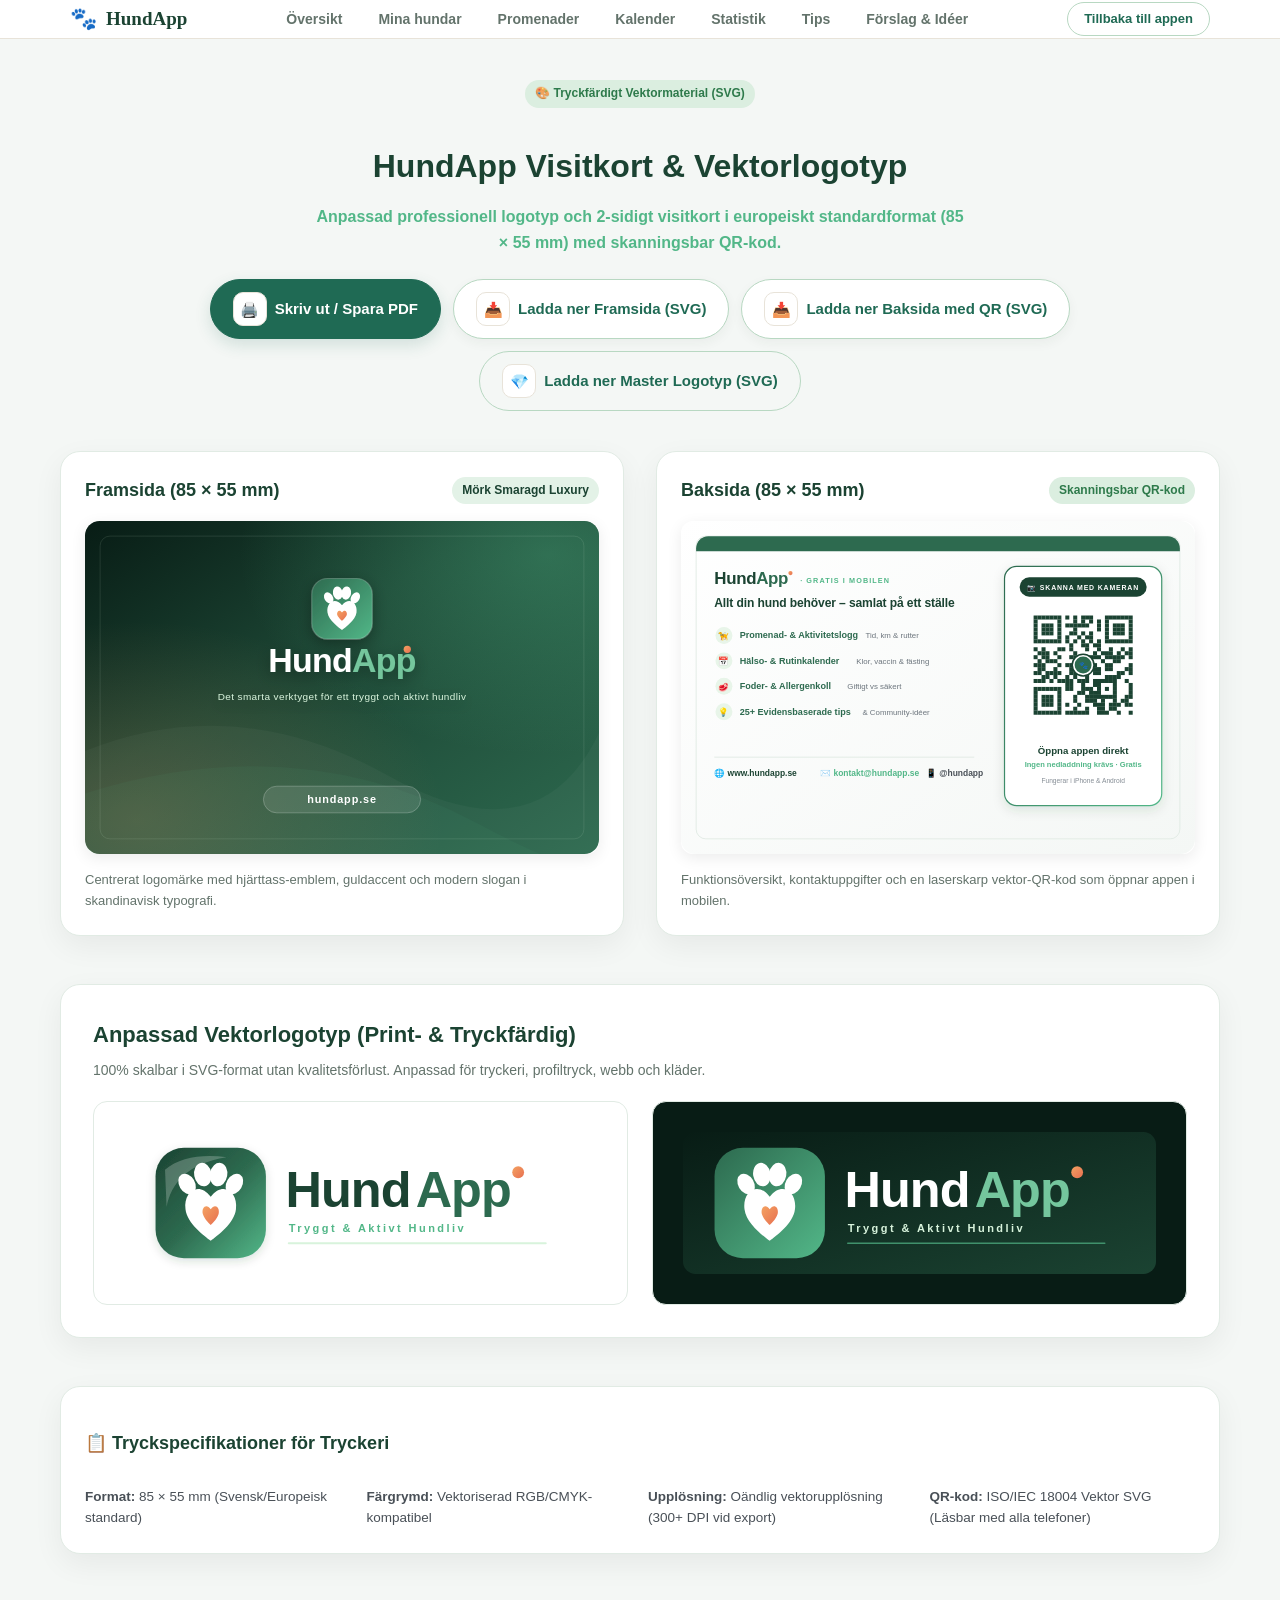
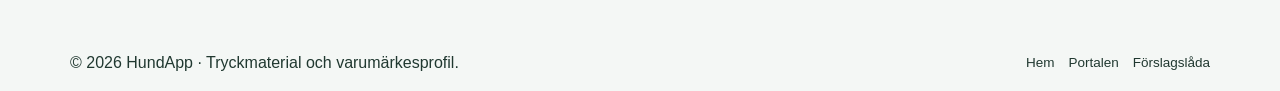
<file: visitkort-preview.html>
<!doctype html>
<html lang="sv">
<head>
  <meta charset="utf-8">
  <meta name="viewport" content="width=device-width, initial-scale=1.0">
  <title>Visitkort &amp; Logotyp (Tryckfärdigt SVG) · HundApp</title>
  <meta name="description" content="Officiellt tryckfärdigt visitkort i SVG-vektorformat (85x55 mm) med skanningsbar QR-kod och anpassad logotyp för HundApp.">
  <link rel="stylesheet" href="styles.css">
  <link rel="preconnect" href="https://fonts.googleapis.com">
  <link rel="preconnect" href="https://fonts.gstatic.com" crossorigin>
  <link href="https://fonts.googleapis.com/css2?family=Plus+Jakarta+Sans:wght@400;500;600;700;800&display=swap" rel="stylesheet">
  <style>
    .card-preview-body {
      background: #f4f7f5;
      min-height: 100vh;
      display: flex;
      flex-direction: column;
    }
    .card-preview-main {
      padding: 40px 20px 80px;
      max-width: 1200px;
      margin: 0 auto;
      width: 100%;
    }
    .preview-hero {
      text-align: center;
      margin-bottom: 40px;
    }
    .preview-hero h1 {
      font-size: 32px;
      font-weight: 800;
      color: #1b4332;
      margin-bottom: 12px;
    }
    .preview-hero p {
      font-size: 16px;
      color: #52b788;
      max-width: 650px;
      margin: 0 auto 24px;
      font-weight: 600;
    }
    .action-toolbar {
      display: flex;
      justify-content: center;
      gap: 12px;
      flex-wrap: wrap;
      margin-bottom: 36px;
    }
    
    /* Grid med fram- och baksida */
    .cards-display-grid {
      display: grid;
      grid-template-columns: repeat(auto-fit, minmax(420px, 1fr));
      gap: 32px;
      margin-bottom: 48px;
    }
    .card-item-wrap {
      background: #ffffff;
      border-radius: 20px;
      padding: 24px;
      box-shadow: 0 10px 30px rgba(0, 0, 0, 0.06);
      border: 1px solid #e1ebe4;
      display: flex;
      flex-direction: column;
      gap: 16px;
    }
    .card-item-header {
      display: flex;
      justify-content: space-between;
      align-items: center;
    }
    .card-item-header h3 {
      font-size: 18px;
      font-weight: 700;
      color: #1b4332;
      margin: 0;
    }
    .card-svg-container {
      width: 100%;
      border-radius: 12px;
      overflow: hidden;
      box-shadow: 0 4px 15px rgba(0, 0, 0, 0.08);
    }
    .card-svg-container img, .card-svg-container object {
      width: 100%;
      height: auto;
      display: block;
    }
    
    /* Logotypsektion */
    .logo-showcase-card {
      background: #ffffff;
      border-radius: 20px;
      padding: 32px;
      box-shadow: 0 10px 30px rgba(0, 0, 0, 0.06);
      border: 1px solid #e1ebe4;
      margin-bottom: 48px;
    }
    .logo-showcase-grid {
      display: grid;
      grid-template-columns: 1fr 1fr;
      gap: 24px;
      margin-top: 20px;
    }
    .logo-box {
      padding: 30px;
      border-radius: 14px;
      display: flex;
      align-items: center;
      justify-content: center;
      border: 1px solid #e1ebe4;
    }
    .logo-box.light {
      background: #ffffff;
    }
    .logo-box.dark {
      background: #081c15;
    }
    .logo-box img {
      max-width: 100%;
      height: auto;
    }

    /* Print styling för visitkort (85x55 mm) */
    @media print {
      body * {
        visibility: hidden;
      }
      .cards-display-grid, .cards-display-grid * {
        visibility: visible;
      }
      .cards-display-grid {
        position: absolute;
        left: 0;
        top: 0;
        width: 100%;
        display: block;
      }
      .card-item-wrap {
        box-shadow: none;
        border: none;
        padding: 0;
        margin-bottom: 20mm;
        page-break-inside: avoid;
      }
      .card-item-header, .action-toolbar, .portal-header, .portal-footer, .logo-showcase-card {
        display: none !important;
      }
      .card-svg-container {
        width: 85mm;
        height: 55mm;
      }
    }
  </style>
  <!-- PWA & Mobile Web App Meta -->
  <link rel="manifest" href="manifest.json">
  <meta name="theme-color" content="#2D6A4F">
  <meta name="mobile-web-app-capable" content="yes">
  <meta name="apple-mobile-web-app-capable" content="yes">
  <meta name="apple-mobile-web-app-status-bar-style" content="default">
  <meta name="apple-mobile-web-app-title" content="HundApp">
  <link rel="apple-touch-icon" href="icons/apple-touch-icon.png">
  <link rel="icon" type="image/png" sizes="32x32" href="icons/favicon-32.png">
</head>
<body class="card-preview-body">

  <!-- Toppnavigation -->
  <header class="portal-header">
    <div class="portal-header-inner">
      <div class="portal-brand">
        <a href="index.html" class="logo-link" aria-label="Gå till startsidan">
          <span class="logo-icon">🐾</span>
          <span class="logo-text">Hund<strong>App</strong></span>
        </a>
      </div>

      <nav class="portal-links" aria-label="Huvudmeny">
        <a href="portal.html">Översikt</a>
        <a href="dogs.html">Mina hundar</a>
        <a href="walks.html">Promenader</a>
        <a href="calendar.html">Kalender</a>
        <a href="statistics.html">Statistik</a>
        <a href="tips.html">Tips</a>
        <a href="suggestions.html">Förslag &amp; Idéer</a>
      </nav>

      <div class="portal-user-actions">
        <a href="index.html" class="btn btn-outline btn-sm">Tillbaka till appen</a>
      </div>
    </div>
  </header>

  <main class="card-preview-main">
    <div class="preview-hero">
      <span class="badge badge-success" style="margin-bottom: 12px; display: inline-block;">🎨 Tryckfärdigt Vektormaterial (SVG)</span>
      <h1>HundApp Visitkort &amp; Vektorlogotyp</h1>
      <p>Anpassad professionell logotyp och 2-sidigt visitkort i europeiskt standardformat (85 × 55 mm) med skanningsbar QR-kod.</p>
      
      <div class="action-toolbar">
        <button type="button" class="btn btn-primary" onclick="window.print()">
          <span class="btn-icon">🖨️</span> Skriv ut / Spara PDF
        </button>
        <a href="visitkort-framsida.svg" download="hundapp-visitkort-framsida.svg" class="btn btn-secondary">
          <span class="btn-icon">📥</span> Ladda ner Framsida (SVG)
        </a>
        <a href="visitkort-baksida.svg" download="hundapp-visitkort-baksida.svg" class="btn btn-secondary">
          <span class="btn-icon">📥</span> Ladda ner Baksida med QR (SVG)
        </a>
        <a href="hundapp-logo.svg" download="hundapp-logo-master.svg" class="btn btn-outline">
          <span class="btn-icon">💎</span> Ladda ner Master Logotyp (SVG)
        </a>
      </div>
    </div>

    <!-- Visitkort översikt (Framsida & Baksida) -->
    <section class="cards-display-grid">
      <!-- Framsida -->
      <div class="card-item-wrap">
        <div class="card-item-header">
          <h3>Framsida (85 × 55 mm)</h3>
          <span class="badge badge-primary">Mörk Smaragd Luxury</span>
        </div>
        <div class="card-svg-container">
          <img src="visitkort-framsida.svg" alt="HundApp Visitkort Framsida">
        </div>
        <p class="text-muted" style="font-size: 13px; margin: 0;">
          Centrerat logomärke med hjärttass-emblem, guldaccent och modern slogan i skandinavisk typografi.
        </p>
      </div>

      <!-- Baksida -->
      <div class="card-item-wrap">
        <div class="card-item-header">
          <h3>Baksida (85 × 55 mm)</h3>
          <span class="badge badge-success">Skanningsbar QR-kod</span>
        </div>
        <div class="card-svg-container">
          <img src="visitkort-baksida.svg" alt="HundApp Visitkort Baksida">
        </div>
        <p class="text-muted" style="font-size: 13px; margin: 0;">
          Funktionsöversikt, kontaktuppgifter och en laserskarp vektor-QR-kod som öppnar appen i mobilen.
        </p>
      </div>
    </section>

    <!-- Anpassad Logotyp Showcase -->
    <section class="logo-showcase-card">
      <div class="card-item-header">
        <div>
          <h2 style="font-size: 22px; font-weight: 800; color: #1b4332; margin: 0 0 6px;">Anpassad Vektorlogotyp (Print- &amp; Tryckfärdig)</h2>
          <p class="text-muted" style="font-size: 14px; margin: 0;">100% skalbar i SVG-format utan kvalitetsförlust. Anpassad för tryckeri, profiltryck, webb och kläder.</p>
        </div>
      </div>

      <div class="logo-showcase-grid">
        <div class="logo-box light">
          <img src="hundapp-logo.svg" alt="HundApp Logotyp Ljus">
        </div>
        <div class="logo-box dark">
          <img src="hundapp-logo-dark.svg" alt="HundApp Logotyp Mörk">
        </div>
      </div>
    </section>

    <!-- Tryckguide & Specifikationer -->
    <section class="card-item-wrap">
      <h3 style="font-size: 18px; font-weight: 800; color: #1b4332; margin-bottom: 12px;">📋 Tryckspecifikationer för Tryckeri</h3>
      <div style="display: grid; grid-template-columns: repeat(auto-fit, minmax(200px, 1fr)); gap: 16px; font-size: 13.5px; color: #495057;">
        <div><strong>Format:</strong> 85 × 55 mm (Svensk/Europeisk standard)</div>
        <div><strong>Färgrymd:</strong> Vektoriserad RGB/CMYK-kompatibel</div>
        <div><strong>Upplösning:</strong> Oändlig vektorupplösning (300+ DPI vid export)</div>
        <div><strong>QR-kod:</strong> ISO/IEC 18004 Vektor SVG (Läsbar med alla telefoner)</div>
      </div>
    </section>
  </main>

  <footer class="portal-footer">
    <div class="portal-footer-inner">
      <p>&copy; 2026 HundApp · Tryckmaterial och varumärkesprofil.</p>
      <div class="portal-footer-links">
        <a href="index.html">Hem</a>
        <a href="portal.html">Portalen</a>
        <a href="suggestions.html">Förslagslåda</a>
      </div>
    </div>
  </footer>

  <script src="app.js"></script>
</body>
</html>
</file>
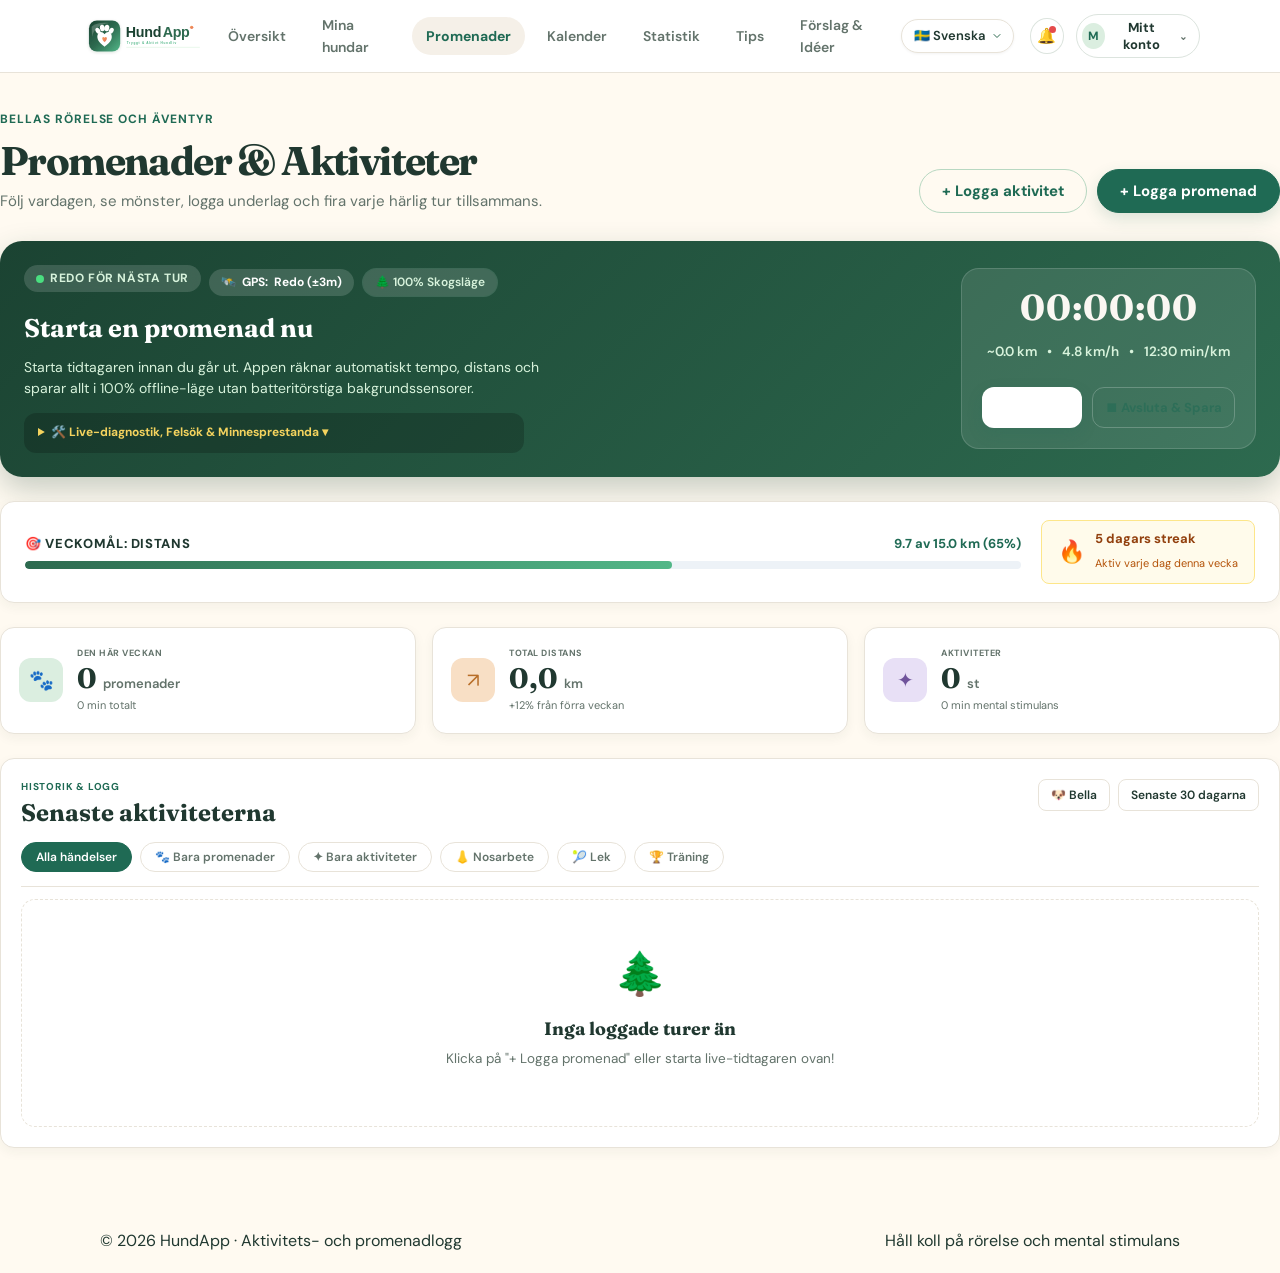
<file: walks.html>
<!doctype html>
<html lang="sv">
<head>
  <meta charset="utf-8">
  <meta name="viewport" content="width=device-width, initial-scale=1">
  <meta name="description" content="Promenader och aktiviteter för din hund i HundApp. Enkel loggning, live-tidtagare, underlagskoll och veckostatistik.">
  <title>Promenader &amp; Aktiviteter – HundApp</title>
  <link rel="preconnect" href="https://fonts.googleapis.com">
  <link rel="preconnect" href="https://fonts.gstatic.com" crossorigin>
  <link href="https://fonts.googleapis.com/css2?family=DM+Sans:ital,wght@0,400;0,500;0,600;0,700;1,400&family=Fraunces:opsz,wght@9..144,600;9..144,700&display=swap" rel="stylesheet">
  <link rel="stylesheet" href="styles.css">
  <!-- PWA & Mobile Web App Meta -->
  <link rel="manifest" href="manifest.json">
  <meta name="theme-color" content="#2D6A4F">
  <meta name="mobile-web-app-capable" content="yes">
  <meta name="apple-mobile-web-app-capable" content="yes">
  <meta name="apple-mobile-web-app-status-bar-style" content="default">
  <meta name="apple-mobile-web-app-title" content="HundApp">
  <link rel="apple-touch-icon" href="icons/apple-touch-icon.png">
  <link rel="icon" type="image/png" sizes="32x32" href="icons/favicon-32.png">
</head>
<body class="portal-page">
  <a class="skip-link" href="#main">Hoppa till innehållet</a>

  <!-- Huvudnavigation -->
  <header class="portal-header">
    <div class="portal-nav">
      <a class="brand" href="index.html" aria-label="HundApp – till startsidan">
        <img src="hundapp-logo.svg" alt="HundApp Logotyp" class="brand-logo-img">
      </a>

      <nav class="portal-links" aria-label="Huvudmeny">
        <a href="portal.html">Översikt</a>
        <a href="dogs.html">Mina hundar</a>
        <a href="walks.html" class="active">Promenader</a>
        <a href="calendar.html">Kalender</a>
        <a href="statistics.html">Statistik</a>
        <a href="tips.html">Tips</a>
        <a href="suggestions.html">Förslag &amp; Idéer</a>
      </nav>

      <div class="portal-user">
        <div class="lang-selector-wrap">
          <select class="lang-selector" aria-label="Välj språk / Select language" onchange="setLanguage(this.value, true)">
            <option value="sv">🇸🇪 Svenska</option>
            <option value="en">🇬🇧 English</option>
          </select>
        </div>
        <button class="bell" type="button" aria-label="Notiser">🔔<i></i></button>
        <button class="user-menu" id="userMenuBtn" type="button" aria-haspopup="true" aria-expanded="false">
          <span id="userAvatarLetter">🐾</span>
          <b id="userNavName">Mitt konto</b>
          <em>⌄</em>
        </button>
      </div>
    </div>
  </header>

  <main id="main" class="portal-main walks-main">
    
    <!-- SIDRUBRIK & SNABBKNAPPAR -->
    <section class="walks-heading">
      <div>
        <p class="eyebrow" id="walksDogEyebrow">Hundens rörelse och äventyr</p>
        <h1>Promenader &amp; Aktiviteter</h1>
        <p>Följ vardagen, se mönster, logga underlag och fira varje härlig tur tillsammans.</p>
      </div>

      <div class="walks-actions">
        <button id="log-activity-button" class="btn btn-outline" type="button">+ Logga aktivitet</button>
        <button id="log-walk-button" class="btn btn-primary" type="button">+ Logga promenad</button>
      </div>
    </section>

    <!-- INTERAKTIV LIVE-PROMENAD TIDTAGARE & GPS-SENTINEL -->
    <section class="live-tracker-hero-card" aria-labelledby="live-tracker-heading" style="background:linear-gradient(135deg, #1B4332 0%, #2D6A4F 100%); border-radius:22px; padding:24px; box-shadow:0 12px 30px rgba(27,67,50,0.25);">
      <div class="live-tracker-left">
        <div style="display:flex; align-items:center; gap:8px; flex-wrap:wrap; margin-bottom:8px;">
          <span class="live-tracker-badge" style="background:rgba(255,255,255,0.15); border-radius:9999px; padding:4px 12px; font-weight:700; font-size:12px; display:inline-flex; align-items:center; gap:6px;">
            <span class="pulse-dot" style="width:8px; height:8px; background:#4ade80; border-radius:50%; display:inline-block;"></span>
            <span id="liveTrackerStatusText">REDO FÖR NÄSTA TUR</span>
          </span>
          <span id="gpsDiagnosticBadge" class="gps-badge" style="background:rgba(255,255,255,0.15); border-radius:9999px; padding:4px 12px; font-size:12px; color:#ffffff;">
            🛰️ <b>GPS:</b> Redo (±3m)
          </span>
          <span class="forest-offline-badge" style="background:rgba(255,255,255,0.15); border-radius:9999px; padding:4px 12px; font-size:12px; color:#d8f3dc;">
            🌲 100% Skogsläge
          </span>
        </div>
        <h2 id="live-tracker-heading" style="font-family:'Fraunces',serif; font-size:1.6rem; margin:6px 0 8px; color:#ffffff;">
          Starta en promenad nu
        </h2>
        <p style="margin:0; font-size:14px; color:#d8f3dc; line-height:1.5; max-width:540px;">
          Starta tidtagaren innan du går ut. Appen räknar automatiskt tempo, distans och sparar allt i 100% offline-läge utan batteritörstiga bakgrundssensorer.
        </p>

        <!-- Felsök & Diagnostik Dropdown Button -->
        <div style="margin-top:14px;">
          <details style="background:rgba(0,0,0,0.2); border-radius:12px; padding:10px 14px; font-size:12px; color:#ffffff; max-width:500px;">
            <summary style="cursor:pointer; font-weight:700; color:#F4D35E;">
              🛠️ Live-diagnostik, Felsök &amp; Minnesprestanda ▾
            </summary>
            <div style="margin-top:10px; line-height:1.6; font-family:monospace; font-size:11.5px; border-top:1px solid rgba(255,255,255,0.15); padding-top:8px;">
              <div>• <b>CPU-tråd:</b> ~0.05% (Zero-drift Delta Engine)</div>
              <div>• <b>RAM-avtryck:</b> &lt; 8 KB (Circular In-Memory Buffer)</div>
              <div>• <b>GPS Dead-Reckoning:</b> Aktiv vid skogstunnlar</div>
              <div>• <b>Offline Status:</b> 100% redo (Service Worker v3.0)</div>
              <div>• <b>Status:</b> All data sparas synkront lokalt</div>
            </div>
          </details>
        </div>
      </div>

      <div class="live-tracker-timer-box" style="background:rgba(255,255,255,0.1); border-radius:18px; padding:20px; text-align:center; min-width:240px;">
        <span class="tracker-time-text" id="liveTrackerTimerDisplay" style="font-family:'Fraunces',serif; font-size:36px; font-weight:700; color:#FAF7F2; display:block; letter-spacing:1px;">00:00:00</span>
        
        <div class="tracker-metrics-sub" style="display:flex; justify-content:center; gap:10px; margin:8px 0 16px; font-size:13.5px; color:#d8f3dc; font-weight:600;">
          <span id="liveTrackerDistDisplay">~0.0 km</span>
          <span>•</span>
          <span id="liveTrackerSpeedDisplay">4.8 km/h</span>
          <span>•</span>
          <span id="liveTrackerPaceDisplay">12:30 min/km</span>
        </div>

        <div class="tracker-controls-row" style="display:flex; gap:10px;">
          <button type="button" class="btn btn-primary btn-sm" id="liveTrackerToggleBtn" style="flex:1; background:#ffffff; color:var(--green-dark); font-weight:800; border:0; padding:12px; border-radius:12px; cursor:pointer;">
            ▶ Starta tur
          </button>
          <button type="button" class="btn btn-outline btn-sm" id="liveTrackerFinishBtn" style="border-color:rgba(255,255,255,0.4); color:#ffffff; padding:12px; border-radius:12px; font-weight:700; cursor:pointer;" disabled>
            ⏹ Avsluta &amp; Spara
          </button>
        </div>
      </div>
    </section>

    <!-- VECKOMÅL & STREAKPROGRESS -->
    <section class="weekly-goal-card" aria-label="Veckomål och streak">
      <div class="goal-info-col">
        <div class="goal-header-row">
          <span class="goal-title">🎯 Veckomål: Distans</span>
          <span class="goal-stat-numbers" id="goalStatNumbers">9.7 av 15.0 km (65%)</span>
        </div>
        <div class="goal-progress-bar-bg">
          <div class="goal-progress-bar-fill" id="goalProgressBarFill" style="width: 65%;"></div>
        </div>
      </div>

      <div class="streak-badge-col">
        <span class="streak-flame">🔥</span>
        <div class="streak-text">
          <strong id="streakCount">5 dagars streak</strong>
          <small>Aktiv varje dag denna vecka</small>
        </div>
      </div>
    </section>

    <!-- LIVE STATISTIKKORT -->
    <section class="walk-stats" aria-label="Sammanfattning för veckan">
      <article>
        <span>🐾</span>
        <div>
          <small>DEN HÄR VECKAN</small>
          <b id="stat-walk-count">4 <em>promenader</em></b>
          <p id="stat-walk-time">2 h 38 min totalt</p>
        </div>
      </article>

      <article>
        <span>↗</span>
        <div>
          <small>TOTAL DISTANS</small>
          <b id="stat-walk-distance">9,7 <em>km</em></b>
          <p id="stat-walk-trend">+12% från förra veckan</p>
        </div>
      </article>

      <article>
        <span>✦</span>
        <div>
          <small>AKTIVITETER</small>
          <b id="stat-activity-count">3 <em>st</em></b>
          <p id="stat-activity-time">45 min mental stimulans</p>
        </div>
      </article>
    </section>

    <!-- AKTIVITETSHISTORIK MED FILTER -->
    <section class="portal-card walks-list-card">
      <div class="walks-list-top">
        <div>
          <p class="card-label">HISTORIK &amp; LOGG</p>
          <h2 id="walksListHeading">Senaste aktiviteterna</h2>
        </div>

        <div class="walk-filters">
          <button type="button" id="walk-filter-dog-btn" aria-label="Filtrera på hund">🐶 <span id="activeDogFilterName">Aktiv hund</span></button>
          <button type="button" id="walk-filter-period-btn" aria-label="Filtrera på period">Senaste 30 dagarna</button>
        </div>
      </div>

      <!-- KATEGORIFILTER -->
      <div class="log-filter-bar" role="toolbar" aria-label="Filtrera typer">
        <button class="log-filter-btn active" type="button" data-filter="all">Alla händelser</button>
        <button class="log-filter-btn" type="button" data-filter="walk">🐾 Bara promenader</button>
        <button class="log-filter-btn" type="button" data-filter="activity">✦ Bara aktiviteter</button>
        <button class="log-filter-btn" type="button" data-filter="scent">👃 Nosarbete</button>
        <button class="log-filter-btn" type="button" data-filter="play">🎾 Lek</button>
        <button class="log-filter-btn" type="button" data-filter="training">🏆 Träning</button>
      </div>

      <!-- DYNAMISK LOGGLISTA -->
      <div id="walks-log-list" class="log-list" aria-live="polite">
        <!-- Renderas dynamiskt i app.js via DocumentFragment -->
      </div>
    </section>
  </main>

  <!-- MODAL: LOGGA PROMENAD -->
  <div id="walk-modal" class="modal" aria-hidden="true" role="dialog" aria-modal="true" aria-labelledby="walk-modal-title">
    <div class="modal-box form-modal" style="width:min(100%, 560px); background:#fff; border-radius:20px; padding:32px; max-height:90vh; overflow-y:auto;">
      <button class="modal-close" id="close-walk-modal-btn" type="button" aria-label="Stäng">&times;</button>
      <span class="modal-icon">🐾</span>
      <p class="eyebrow">Ny promenad</p>
      <h2 id="walk-modal-title">Logga promenad</h2>
      
      <form id="walk-log-form" style="margin-top:16px;">
        
        <!-- Snabbval för typ av promenad -->
        <div class="walk-form-group">
          <label>Typ av tur:</label>
          <div class="pill-selector" id="walk-type-pills">
            <button type="button" class="pill-option active" data-type="Morgonpromenad">🌅 Morgontur</button>
            <button type="button" class="pill-option" data-type="Skogspromenad">🌲 Skogstur</button>
            <button type="button" class="pill-option" data-type="Kvällspromenad">🌙 Kvällstur</button>
            <button type="button" class="pill-option" data-type="Snabb rastning">⚡ Rastning</button>
            <button type="button" class="pill-option" data-type="Långpromenad">🦮 Långpromenad</button>
          </div>
          <input type="hidden" id="walk-type-input" value="Morgonpromenad">
        </div>

        <div class="walk-form-row">
          <div class="walk-form-group">
            <label for="walk-duration">Varaktighet (minuter) <span class="required">*</span></label>
            <input type="number" id="walk-duration" min="1" max="600" placeholder="T.ex. 30" required value="30">
          </div>

          <div class="walk-form-group">
            <label for="walk-distance">Distans (km) <span class="required">*</span></label>
            <input type="number" id="walk-distance" step="0.1" min="0" max="100" placeholder="T.ex. 2.2" required value="2.0">
          </div>
        </div>

        <!-- Underlagsval -->
        <div class="walk-form-group">
          <label>Underlag:</label>
          <div class="pill-selector" id="walk-surface-pills">
            <button type="button" class="pill-option active" data-surface="🌲 Skogsstig">🌲 Skog</button>
            <button type="button" class="pill-option" data-surface="🌿 Gräs &amp; Äng">🌿 Gräs</button>
            <button type="button" class="pill-option" data-surface="🪨 Grusväg">🪨 Grus</button>
            <button type="button" class="pill-option" data-surface="🛣️ Asfalt">🛣️ Asfalt</button>
            <button type="button" class="pill-option" data-surface="❄️ Snö &amp; Is">❄️ Snö</button>
            <button type="button" class="pill-option" data-surface="🏖️ Strand / Bad">🏖️ Strand</button>
          </div>
          <input type="hidden" id="walk-surface-input" value="🌲 Skogsstig">
        </div>

        <!-- Hundens Humör & Energi -->
        <div class="walk-form-group">
          <label>Hundens humör &amp; energi:</label>
          <div class="pill-selector" id="walk-mood-pills">
            <button type="button" class="pill-option active" data-mood="⚡ Superpigg &amp; glad">⚡ Pigg</button>
            <button type="button" class="pill-option" data-mood="🐾 Lugn &amp; harmonisk">🐾 Lugn</button>
            <button type="button" class="pill-option" data-mood="👃 Mycket nosig &amp; fokuserad">👃 Nosig</button>
            <button type="button" class="pill-option" data-mood="😴 Trött &amp; seg">😴 Trött</button>
          </div>
          <input type="hidden" id="walk-mood-input" value="⚡ Superpigg &amp; glad">
        </div>

        <div class="walk-form-group">
          <label for="walk-datetime">Datum och tid:</label>
          <input type="datetime-local" id="walk-datetime" required>
        </div>

        <div class="walk-form-group">
          <label for="walk-note">Anteckning (valfritt):</label>
          <input type="text" id="walk-note" placeholder="T.ex. lugnt tempo, mötte trevlig kompis i skogen">
        </div>

        <button class="button" style="width:100%; margin-top:8px;" type="submit">Spara promenad 🐾</button>
      </form>
    </div>
  </div>

  <!-- MODAL: LOGGA AKTIVITET -->
  <div id="activity-modal" class="modal" aria-hidden="true" role="dialog" aria-modal="true" aria-labelledby="activity-modal-title">
    <div class="modal-box form-modal" style="width:min(100%, 560px); background:#fff; border-radius:20px; padding:32px;">
      <button class="modal-close" id="close-activity-modal-btn" type="button" aria-label="Stäng">&times;</button>
      <span class="modal-icon activity-modal-icon">✦</span>
      <p class="eyebrow">Ny aktivitet</p>
      <h2 id="activity-modal-title">Logga aktivitet</h2>
      
      <form id="activity-log-form" style="margin-top:16px;">
        <!-- Snabbval för aktivitetstyp -->
        <div class="walk-form-group">
          <label>Aktivitetstyp:</label>
          <div class="pill-selector" id="activity-type-pills">
            <button type="button" class="pill-option active" data-type="Nosarbete hemma" data-category="scent">👃 Nosarbete</button>
            <button type="button" class="pill-option" data-type="Bolllek i parken" data-category="play">🎾 Bolllek</button>
            <button type="button" class="pill-option" data-type="Lydnadsträning" data-category="training">🏆 Träning</button>
            <button type="button" class="pill-option" data-type="Dragkampslek" data-category="play">🪢 Dragkamp</button>
            <button type="button" class="pill-option" data-type="Mental aktivering" data-category="scent">🧩 Hjärngympa</button>
          </div>
          <input type="hidden" id="activity-type-input" value="Nosarbete hemma">
          <input type="hidden" id="activity-category-input" value="scent">
        </div>

        <div class="walk-form-row">
          <div class="walk-form-group">
            <label for="activity-duration">Varaktighet (minuter) <span class="required">*</span></label>
            <input type="number" id="activity-duration" min="1" max="300" placeholder="T.ex. 15" required value="15">
          </div>

          <div class="walk-form-group">
            <label for="activity-datetime">Datum och tid:</label>
            <input type="datetime-local" id="activity-datetime" required>
          </div>
        </div>

        <div class="walk-form-group">
          <label for="activity-note">Anteckning (valfritt):</label>
          <input type="text" id="activity-note" placeholder="T.ex. godissök i trädgården med gott fokus">
        </div>

        <button class="button" style="width:100%; margin-top:8px;" type="submit">Spara aktivitet ✦</button>
      </form>
    </div>
  </div>

  <!-- TOAST FEEDBACK NOTIFIERING -->
  <div id="toast-msg" class="toast-msg" role="status" aria-live="polite">
    <span id="toast-icon">✓</span>
    <span id="toast-text">Händelse sparad!</span>
  </div>

  <!-- SIDFOT -->
  <footer class="portal-footer">
    <div style="max-width:1120px; margin:0 auto; display:flex; justify-content:space-between; align-items:center; flex-wrap:wrap; gap:12px; padding:20px;">
      <span>© 2026 HundApp · Aktivitets- och promenadlogg</span>
      <span>Håll koll på rörelse och mental stimulans</span>
    </div>
  </footer>

  <script src="app.js"></script>
</body>
</html>
</file>
<file: styles.css>
/* Official HundApp Vector Logo in Brand Bars */
.brand {
  display: inline-flex;
  align-items: center;
  gap: 10px;
  text-decoration: none;
  transition: transform 0.2s ease, opacity 0.2s ease;
}

.brand:hover {
  transform: translateY(-1px);
  opacity: 0.95;
}

.brand-logo-img {
  height: 42px;
  width: auto;
  display: block;
  object-fit: contain;
}

.brand-logo-img-sm {
  height: 34px;
  width: auto;
  display: block;
}

@media (max-width: 640px) {
  .brand-logo-img {
    height: 36px;
  }
}

/**
 * 🐾 HundApp – styles.css
 * Modern, mobil-först stilmall för hela HundApp.
 * Bättre, snyggare, felsäker och blixtsnabb.
 */

/* ============================================================
   1. DESIGNTOKENS & CSS VARIABLER
   ============================================================ */
:root {
  /* Huvudfärger */
  --ink: #203830;
  --ink-light: #3d564d;
  --muted: #63736b;
  --muted-light: #899a91;
  --cream: #fffaf1;
  --white: #ffffff;

  /* Accentfärger */
  --green: #1f6a54;
  --green-hover: #174c3e;
  --green-light: #e3f2e7;
  --green-border: #b8d8c2;

  --peach: #f8dfc5;
  --peach-dark: #b86e28;
  --mint: #dbeee0;
  --mint-dark: #2e7a4b;
  --lilac: #e8e0f6;
  --lilac-dark: #6f539b;
  --rose: #fae1dc;
  --rose-dark: #b8544d;
  --sand: #f5f0e8;

  /* Ramar & Skuggor */
  --line: #e8e3d9;
  --line-light: #f0ece3;
  --shadow-sm: 0 4px 12px rgba(32, 56, 48, 0.05);
  --shadow-md: 0 10px 25px rgba(32, 56, 48, 0.08);
  --shadow-lg: 0 20px 45px rgba(32, 56, 48, 0.12);
  --radius-sm: 8px;
  --radius-md: 14px;
  --radius-lg: 20px;
  --radius-pill: 100px;

  /* Easing & Transition */
  --ease: cubic-bezier(0.16, 1, 0.3, 1);
  --transition: 0.2s cubic-bezier(0.16, 1, 0.3, 1);
}

/* ============================================================
   2. GLOBALA RESETS & TYPOGRAFI
   ============================================================ */
*, *::before, *::after {
  box-sizing: border-box;
}

html {
  scroll-behavior: smooth;
  -webkit-text-size-adjust: 100%;
}

body {
  margin: 0;
  color: var(--ink);
  background: var(--cream);
  font-family: 'DM Sans', -apple-system, BlinkMacSystemFont, 'Segoe UI', Roboto, sans-serif;
  font-size: 16px;
  line-height: 1.6;
  -webkit-font-smoothing: antialiased;
  -moz-osx-font-smoothing: grayscale;
}

img, svg {
  display: block;
  max-width: 100%;
}

button, input, select, textarea {
  font: inherit;
}

a {
  color: inherit;
  text-decoration: none;
}

:focus-visible {
  outline: 3px solid var(--green);
  outline-offset: 2px;
}

.sr-only {
  position: absolute;
  width: 1px;
  height: 1px;
  padding: 0;
  margin: -1px;
  overflow: hidden;
  clip: rect(0, 0, 0, 0);
  white-space: nowrap;
  border: 0;
}

.skip-link {
  position: absolute;
  left: 10px;
  top: -60px;
  background: var(--green);
  color: var(--white) !important;
  padding: 8px 16px;
  border-radius: var(--radius-sm);
  font-weight: 700;
  z-index: 100;
  transition: top 0.2s ease;
}

.skip-link:focus {
  top: 12px;
}

.container {
  width: min(1120px, calc(100% - 40px));
  margin: 0 auto;
}

.section {
  padding: 85px 0;
}

/* ============================================================
   3. KNAPPAR, TAGGAR & INTERAKTIVA ELEMENT
   ============================================================ */
.button {
  display: inline-flex;
  align-items: center;
  justify-content: center;
  gap: 10px;
  border: 1px solid var(--green);
  border-radius: var(--radius-pill);
  padding: 13px 24px;
  background: var(--green);
  color: var(--white) !important;
  font-size: 15px;
  font-weight: 700;
  cursor: pointer;
  box-shadow: 0 6px 16px rgba(31, 106, 84, 0.16);
  transition: var(--transition);
}

.button:hover {
  background: var(--green-hover);
  border-color: var(--green-hover);
  transform: translateY(-2px);
  box-shadow: 0 8px 20px rgba(31, 106, 84, 0.22);
}

.button:active {
  transform: translateY(0);
}

.button-small {
  padding: 9px 18px;
  font-size: 13px;
}

.button-secondary {
  background: var(--white);
  color: var(--green) !important;
  border-color: var(--green-border);
  box-shadow: var(--shadow-sm);
}

.button-secondary:hover {
  background: var(--green-light);
  border-color: var(--green);
  transform: translateY(-2px);
}

.button-ghost {
  background: transparent;
  color: var(--ink) !important;
  border: 1px solid var(--line);
  box-shadow: none;
}

.button-ghost:hover {
  background: var(--white);
  border-color: var(--green);
  color: var(--green) !important;
  transform: translateY(-2px);
}

.button-light {
  background: var(--white);
  border-color: var(--white);
  color: var(--green) !important;
  box-shadow: 0 8px 20px rgba(0,0,0,0.1);
}

.button-light:hover {
  background: var(--sand);
  transform: translateY(-2px);
}

.outline-button {
  display: inline-flex;
  align-items: center;
  justify-content: center;
  border: 1px solid var(--line);
  background: var(--white);
  color: var(--ink);
  border-radius: var(--radius-pill);
  padding: 11px 20px;
  font-size: 14px;
  font-weight: 700;
  cursor: pointer;
  transition: var(--transition);
}

.outline-button:hover {
  border-color: var(--green);
  color: var(--green);
  transform: translateY(-2px);
}

.text-link {
  font-weight: 700;
  color: var(--green);
  font-size: 14px;
  display: inline-flex;
  align-items: center;
  gap: 5px;
  transition: opacity 0.15s;
}

.text-link:hover {
  opacity: 0.8;
}

.text-link.dark {
  color: var(--ink);
}

.eyebrow {
  color: var(--green);
  font-weight: 700;
  letter-spacing: 0.08em;
  text-transform: uppercase;
  font-size: 12px;
  margin: 0 0 10px;
  display: inline-flex;
  align-items: center;
  gap: 6px;
}

.card-label {
  font-size: 9px;
  letter-spacing: 0.09em;
  font-weight: 700;
  color: var(--muted);
  text-transform: uppercase;
  margin: 0 0 6px;
}

/* ============================================================
   4. NAVIGATION & SIDHUVUD (PUBLIKT & PORTAL)
   ============================================================ */
.site-header {
  background: rgba(255, 250, 241, 0.94);
  backdrop-filter: blur(12px);
  -webkit-backdrop-filter: blur(12px);
  position: sticky;
  top: 0;
  z-index: 100;
  border-bottom: 1px solid rgba(32, 56, 48, 0.06);
}

.nav-wrap {
  height: 74px;
  display: flex;
  align-items: center;
  justify-content: space-between;
}

.brand {
  display: inline-flex;
  align-items: center;
  gap: 8px;
  color: var(--ink);
  font-family: 'Fraunces', Georgia, serif;
  font-weight: 700;
  font-size: 23px;
  letter-spacing: -0.02em;
}

.brand-mark {
  font-size: 22px;
}

.main-nav {
  display: flex;
  align-items: center;
  gap: 24px;
}

.main-nav a {
  font-size: 14px;
  font-weight: 600;
  color: var(--ink);
  transition: color 0.15s;
}

.main-nav a:hover,
.footer-links a:hover {
  color: var(--green);
}

.nav-login {
  margin-left: 6px;
}

.language-toggle {
  border: 1px solid #d8ded9;
  border-radius: var(--radius-pill);
  background: var(--white);
  color: var(--ink);
  font: 700 12px 'DM Sans', sans-serif;
  letter-spacing: 0.04em;
  padding: 6px 12px;
  cursor: pointer;
  transition: var(--transition);
}

.language-toggle:hover {
  border-color: var(--green);
  color: var(--green);
}

.menu-toggle {
  display: none;
  background: none;
  border: 0;
  width: 42px;
  height: 42px;
  padding: 8px;
  cursor: pointer;
}

.menu-toggle span:not(.sr-only) {
  height: 2px;
  display: block;
  margin: 5px 0;
  background: var(--ink);
  border-radius: 2px;
  transition: 0.2s;
}

/* Portal Nav */
.portal-page {
  background: var(--cream);
  min-height: 100vh;
  display: flex;
  flex-direction: column;
}

.portal-header {
  background: var(--white);
  border-bottom: 1px solid var(--line);
  position: sticky;
  top: 0;
  z-index: 100;
}

.portal-nav {
  width: min(1120px, calc(100% - 40px));
  margin: 0 auto;
  height: 72px;
  display: flex;
  align-items: center;
  justify-content: space-between;
}

.portal-links {
  display: flex;
  align-items: center;
  gap: 8px;
}

.portal-links a {
  font-size: 14px;
  font-weight: 600;
  color: var(--muted);
  padding: 8px 14px;
  border-radius: var(--radius-pill);
  transition: var(--transition);
}

.portal-links a:hover,
.portal-links a.active {
  color: var(--ink);
  background: var(--sand);
}

.portal-links a.active {
  font-weight: 700;
  color: var(--green);
}

.portal-user {
  display: flex;
  align-items: center;
  gap: 12px;
}

.bell {
  border: 1px solid #dce4de;
  background: var(--white);
  border-radius: 50%;
  width: 36px;
  height: 36px;
  display: grid;
  place-items: center;
  font-size: 15px;
  cursor: pointer;
  position: relative;
  transition: var(--transition);
}

.bell:hover {
  border-color: var(--green);
}

.bell i {
  position: absolute;
  top: 7px;
  right: 7px;
  width: 7px;
  height: 7px;
  border-radius: 50%;
  background: #e54b4b;
}

.user-menu {
  display: inline-flex;
  align-items: center;
  gap: 8px;
  border: 1px solid #dce4de;
  background: var(--white);
  border-radius: var(--radius-pill);
  padding: 4px 12px 4px 5px;
  cursor: pointer;
  font: 600 13px 'DM Sans', sans-serif;
  color: var(--ink);
}

.user-menu span {
  width: 26px;
  height: 26px;
  border-radius: 50%;
  background: var(--mint);
  color: var(--green);
  display: grid;
  place-items: center;
  font-weight: 700;
  font-size: 12px;
}

.user-menu em {
  font-style: normal;
  font-size: 10px;
  color: var(--muted);
}

/* ============================================================
   5. STARTSIDA (INDEX.HTML)
   ============================================================ */
.hero {
  padding: 60px 0 75px;
  overflow: hidden;
}

.hero-grid {
  display: grid;
  grid-template-columns: 1.05fr 0.95fr;
  align-items: center;
  gap: 50px;
}

.hero h1,
.section-heading h2,
.feature-copy h2,
.tips-top h2,
.cta-inner h2 {
  font-family: 'Fraunces', Georgia, serif;
  letter-spacing: -0.04em;
  line-height: 1.08;
  margin: 0;
  color: var(--ink);
}

.hero h1 {
  font-size: clamp(40px, 4.8vw, 64px);
  max-width: 620px;
}

.hero h1 em {
  font-style: normal;
  color: var(--green);
}

.hero-text {
  font-size: 18px;
  line-height: 1.55;
  color: var(--ink-light);
  max-width: 530px;
  margin: 20px 0 28px;
}

.hero-actions {
  display: flex;
  align-items: center;
  gap: 16px;
}

.trust-row {
  display: flex;
  gap: 20px;
  margin-top: 26px;
  color: var(--muted);
  font-size: 13px;
  font-weight: 600;
}

.trust-row b {
  color: var(--green);
  font-size: 14px;
}

/* Hero Visual & Mockup */
.hero-visual {
  height: 480px;
  position: relative;
  display: flex;
  justify-content: center;
  align-items: center;
}

.sun-shape {
  width: 380px;
  height: 380px;
  border-radius: 50%;
  background: var(--peach);
  position: absolute;
  right: 20px;
  top: 25px;
}

.dot {
  width: 10px;
  height: 10px;
  border-radius: 50%;
  background: #e6ab72;
  position: absolute;
}

.dot-one { left: 50px; top: 60px; }
.dot-two { right: 10px; top: 340px; width: 14px; height: 14px; }
.dot-three { right: 55px; top: 15px; width: 8px; height: 8px; }

.app-preview {
  width: 300px;
  background: var(--white);
  padding: 20px;
  border-radius: 22px;
  position: relative;
  z-index: 2;
  box-shadow: var(--shadow-lg);
  transform: rotate(2deg);
  transition: transform 0.3s ease;
}

.app-preview:hover {
  transform: rotate(0deg) scale(1.02);
}

.preview-top {
  display: flex;
  justify-content: space-between;
  align-items: center;
}

.preview-logo {
  font-family: 'Fraunces', serif;
  font-size: 14px;
  font-weight: 700;
}

.preview-date {
  color: var(--muted-light);
  font-size: 10px;
  margin: 14px 0 0;
}

.app-preview h2 {
  font-size: 21px;
  margin: 0 0 12px;
  line-height: 1.3;
}

.dog-card {
  display: flex;
  gap: 10px;
  align-items: center;
  border-radius: var(--radius-md);
  background: var(--sand);
  padding: 10px;
  transition: var(--transition);
}

.dog-card:hover {
  background: #ede6da;
}

.dog-avatar {
  width: 34px;
  height: 34px;
  border-radius: 10px;
  background: #f7d9b9;
  display: grid;
  place-items: center;
  font-size: 20px;
}

.dog-card div:nth-child(2) {
  display: flex;
  flex-direction: column;
  line-height: 1.2;
  font-size: 10px;
  color: var(--muted);
}

.dog-card strong {
  color: var(--ink);
  font-size: 13px;
  margin-top: 2px;
}

.dog-card button {
  border: 0;
  background: transparent;
  margin-left: auto;
  color: var(--muted);
  font-size: 16px;
}

.next-label {
  font-size: 8px;
  letter-spacing: 0.09em;
  font-weight: 700;
  color: var(--muted);
  margin: 16px 0 6px;
}

.task-card {
  display: flex;
  align-items: center;
  gap: 10px;
  border: 1px solid var(--line);
  border-radius: var(--radius-md);
  padding: 10px;
  transition: var(--transition);
}

.task-card:hover {
  border-color: var(--green);
  background: #fbfdfb;
}

.task-icon {
  width: 32px;
  height: 32px;
  border-radius: 9px;
  display: grid;
  place-items: center;
  font-size: 15px;
}

.pink {
  background: var(--rose);
  color: var(--rose-dark);
}

.task-card div:nth-child(2) {
  display: flex;
  flex-direction: column;
  font-size: 11px;
  line-height: 1.25;
}

.task-card span {
  color: var(--muted);
  font-size: 9px;
  margin-top: 2px;
}

.task-arrow {
  margin-left: auto;
  font-size: 18px !important;
  color: var(--green) !important;
}

.week-card {
  margin-top: 10px;
  border-radius: var(--radius-md);
  background: var(--mint);
  display: flex;
  align-items: flex-end;
  justify-content: space-between;
  padding: 10px 12px;
  transition: var(--transition);
}

.week-card:hover {
  background: #cde7d5;
}

.week-card > div:first-child {
  display: flex;
  flex-direction: column;
}

.week-card span {
  font-size: 8px;
  font-weight: 700;
  color: var(--mint-dark);
  letter-spacing: 0.05em;
}

.week-card strong {
  font-size: 24px;
  line-height: 1.1;
}

.week-card small {
  font-size: 9px;
  font-weight: 500;
  color: #4d655a;
}

.mini-chart {
  height: 32px;
  display: flex;
  align-items: end;
  gap: 3px;
}

.mini-chart i {
  background: #5f9e78;
  width: 5px;
  border-radius: 4px 4px 0 0;
}

.preview-add {
  width: 100%;
  background: var(--green);
  border: 0;
  color: #fff;
  border-radius: 10px;
  font-size: 11px;
  padding: 11px;
  margin-top: 12px;
  font-weight: 700;
  cursor: pointer;
}

/* Floating Badges */
.floating-card {
  position: absolute;
  z-index: 3;
  background: var(--white);
  border-radius: var(--radius-md);
  box-shadow: var(--shadow-md);
}

.walk-card {
  left: -10px;
  bottom: 45px;
  padding: 10px 14px;
  display: flex;
  gap: 10px;
  align-items: center;
  font-size: 11px;
  animation: floatGentle 5s ease-in-out infinite;
}

.float-icon {
  width: 30px;
  height: 30px;
  display: grid;
  place-items: center;
  border-radius: 8px;
  background: var(--mint);
  font-size: 16px;
}

.walk-card b, .walk-card small {
  display: block;
  line-height: 1.35;
}

.walk-card small {
  color: var(--muted);
  font-size: 9px;
}

.heart-card {
  right: -5px;
  top: 95px;
  padding: 10px 14px;
  font-size: 11px;
  font-weight: 700;
  color: #8d5b63;
  animation: floatRight 6s ease-in-out infinite;
}

.heart-card span {
  color: #d7767f;
  margin-right: 5px;
}

.pulse-badge {
  display: inline-flex;
  align-items: center;
  gap: 5px;
  font-size: 9px;
  color: var(--green);
  font-weight: 700;
}

.pulse-dot {
  width: 6px;
  height: 6px;
  border-radius: 50%;
  background: #2cb67d;
  animation: pulseDot 1.8s infinite;
}

@keyframes floatGentle {
  0%, 100% { transform: translateY(0) rotate(-4deg); }
  50% { transform: translateY(-7px) rotate(-3deg); }
}

@keyframes floatRight {
  0%, 100% { transform: translateY(0) rotate(5deg); }
  50% { transform: translateY(-6px) rotate(6deg); }
}

@keyframes pulseDot {
  0%, 100% { opacity: 1; transform: scale(1); }
  50% { opacity: 0.4; transform: scale(0.8); }
}

/* Stats Strip */
.stats-strip {
  background: var(--white);
  border-top: 1px solid var(--line);
  border-bottom: 1px solid var(--line);
  padding: 34px 0;
}

.stats-strip-grid {
  display: grid;
  grid-template-columns: repeat(4, 1fr);
  gap: 20px;
  text-align: center;
}

.stats-strip-item strong {
  display: block;
  font: 700 34px/1 'Fraunces', Georgia, serif;
  color: var(--green);
  letter-spacing: -0.03em;
}

.stats-strip-item span {
  font-size: 13px;
  font-weight: 600;
  color: var(--muted);
  margin-top: 5px;
  display: block;
}

/* Social Proof */
.social-proof {
  background: #f2ede3;
  border-top: 1px solid #e9e1d5;
  border-bottom: 1px solid #e9e1d5;
}

.proof-wrap {
  min-height: 80px;
  display: flex;
  align-items: center;
  justify-content: space-between;
  gap: 20px;
}

.proof-wrap p {
  font-family: 'Fraunces', serif;
  font-weight: 600;
  margin: 0;
}

.proof-items {
  display: flex;
  gap: 20px;
  color: #597067;
  font-size: 13px;
  font-weight: 600;
}

/* Section Headings */
.section-heading {
  max-width: 620px;
  margin: 0 auto 48px;
}

.section-heading.centered {
  text-align: center;
}

.section-heading h2 {
  font-size: clamp(32px, 3.8vw, 44px);
}

.section-heading > p:last-child {
  color: var(--muted);
  font-size: 17px;
  margin: 12px auto 0;
}

/* 3-Steps How-It-Works */
.steps {
  display: grid;
  grid-template-columns: repeat(3, 1fr);
  gap: 24px;
}

.step {
  background: var(--white);
  border: 1px solid var(--line);
  padding: 30px;
  border-radius: var(--radius-lg);
  position: relative;
  min-height: 240px;
  box-shadow: var(--shadow-sm);
  transition: var(--transition);
}

.step:hover {
  transform: translateY(-4px);
  box-shadow: var(--shadow-md);
  border-color: var(--green-border);
}

.step-number {
  position: absolute;
  right: 24px;
  top: 22px;
  font-weight: 700;
  color: #b4beb8;
  font-size: 13px;
}

.step-icon {
  height: 48px;
  width: 48px;
  border-radius: 14px;
  display: grid;
  place-items: center;
  font-size: 24px;
  margin-bottom: 20px;
}

.peach { background: var(--peach); }
.mint { background: var(--mint); }
.lilac { background: var(--lilac); }

.step h3 {
  font-family: 'Fraunces', serif;
  font-size: 22px;
  margin: 0 0 8px;
}

.step p {
  color: var(--muted);
  font-size: 14px;
  line-height: 1.5;
  margin: 0;
}

/* Feature Pillars */
.features-section {
  background: #eef5ef;
}

.feature-pillar-grid {
  display: grid;
  grid-template-columns: repeat(3, 1fr);
  gap: 24px;
}

.feature-pillar-card {
  background: var(--white);
  border: 1px solid var(--line);
  border-radius: var(--radius-lg);
  padding: 30px;
  display: flex;
  flex-direction: column;
  box-shadow: var(--shadow-sm);
  transition: var(--transition);
}

.feature-pillar-card:hover {
  transform: translateY(-4px);
  border-color: var(--green-border);
  box-shadow: var(--shadow-md);
}

.pillar-icon {
  width: 50px;
  height: 50px;
  border-radius: 14px;
  display: grid;
  place-items: center;
  font-size: 24px;
  margin-bottom: 20px;
}

.feature-pillar-card h3 {
  font: 700 22px/1.2 'Fraunces', serif;
  margin: 0 0 8px;
}

.feature-pillar-card p {
  font-size: 14px;
  line-height: 1.55;
  color: var(--muted);
  margin: 0 0 20px;
  flex: 1;
}

.pillar-link {
  font-size: 13px;
  font-weight: 700;
  color: var(--green);
  display: inline-flex;
  align-items: center;
  gap: 5px;
}

.pillar-link:hover {
  color: var(--green-hover);
}

/* Testimonials & Reviews */
.testimonials-section {
  background: var(--cream);
  padding: 85px 0;
}

.reviews-header-row {
  display: flex;
  justify-content: space-between;
  align-items: flex-end;
  margin-bottom: 30px;
  flex-wrap: wrap;
  gap: 16px;
}

.reviews-header-row .section-heading {
  margin: 0;
  text-align: left;
}

.testimonials-grid {
  display: grid;
  grid-template-columns: repeat(3, 1fr);
  gap: 22px;
}

.testimonial-card {
  background: var(--white);
  border: 1px solid var(--line);
  border-radius: var(--radius-lg);
  padding: 26px;
  display: flex;
  flex-direction: column;
  box-shadow: var(--shadow-sm);
  transition: var(--transition);
}

.testimonial-card:hover {
  transform: translateY(-3px);
  box-shadow: var(--shadow-md);
}

.testimonial-stars {
  color: #e59a35;
  font-size: 15px;
  letter-spacing: 2px;
  margin-bottom: 12px;
}

.testimonial-text {
  font-size: 14px;
  line-height: 1.6;
  color: var(--ink-light);
  margin: 0 0 18px;
  flex: 1;
  font-style: italic;
}

.testimonial-author {
  display: flex;
  align-items: center;
  gap: 12px;
  border-top: 1px solid var(--line-light);
  padding-top: 14px;
}

.testimonial-avatar {
  width: 36px;
  height: 36px;
  border-radius: 50%;
  background: var(--mint);
  display: grid;
  place-items: center;
  font-size: 17px;
}

.testimonial-author b {
  display: block;
  font-size: 13px;
  color: var(--ink);
}

.testimonial-author small {
  color: var(--muted);
  font-size: 11px;
}

.empty-reviews-box {
  max-width: 640px;
  margin: 0 auto;
  background: var(--white);
  border: 2px dashed var(--line);
  border-radius: var(--radius-lg);
  padding: 44px 28px;
  text-align: center;
  box-shadow: var(--shadow-sm);
}

/* Tips Section on Index */
.tips-section {
  padding-bottom: 95px;
}

.tips-top {
  display: flex;
  justify-content: space-between;
  align-items: flex-end;
  margin-bottom: 30px;
}

.tips-grid {
  display: grid;
  grid-template-columns: repeat(3, 1fr);
  gap: 22px;
}

.tip-card {
  border-radius: var(--radius-md);
  overflow: hidden;
  border: 1px solid var(--line);
  background: var(--white);
  box-shadow: var(--shadow-sm);
  transition: var(--transition);
}

.tip-card:hover {
  transform: translateY(-3px);
  box-shadow: var(--shadow-md);
}

.tip-image {
  height: 160px;
  display: grid;
  place-items: center;
  font-size: 64px;
}

.sunshine { background: #f8db9f; }
.green { background: #cee5d5; }
.lavender { background: #e5ddf1; }

.tip-body {
  padding: 18px;
}

.tip-body > span {
  font-size: 9px;
  letter-spacing: 0.08em;
  color: var(--green);
  font-weight: 700;
}

.tip-body h3 {
  font-family: 'Fraunces', serif;
  font-size: 19px;
  line-height: 1.25;
  margin: 6px 0 14px;
}

.tip-body a {
  font-size: 13px;
  color: var(--ink);
  font-weight: 700;
  text-decoration: none;
}

.tip-body b {
  color: var(--green);
  margin-left: 3px;
}

/* FAQ Accordion */
.faq-section {
  background: #eef5ef;
  padding: 85px 0;
}

.faq-wrap {
  max-width: 760px;
  margin: 0 auto;
  display: grid;
  gap: 12px;
}

.faq-item {
  background: var(--white);
  border: 1px solid #dde6df;
  border-radius: var(--radius-md);
  overflow: hidden;
  transition: var(--transition);
}

.faq-item:hover {
  border-color: #b7ccbd;
}

.faq-summary {
  padding: 18px 22px;
  font-size: 15px;
  font-weight: 700;
  color: var(--ink);
  cursor: pointer;
  display: flex;
  justify-content: space-between;
  align-items: center;
  user-select: none;
  list-style: none;
}

.faq-summary::-webkit-details-marker {
  display: none;
}

.faq-summary span {
  font-size: 18px;
  color: var(--green);
  transition: transform 0.25s ease;
}

.faq-item[open] .faq-summary span {
  transform: rotate(45deg);
}

.faq-content {
  padding: 0 22px 20px;
  font-size: 14px;
  line-height: 1.6;
  color: var(--ink-light);
  border-top: 1px solid #f0f4f0;
  margin-top: -2px;
  padding-top: 12px;
}

/* CTA Section */
.cta-section {
  background: var(--green);
  color: var(--white);
  text-align: center;
  overflow: hidden;
}

.cta-inner {
  padding: 85px 20px 90px;
  position: relative;
}

.cta-paw {
  position: absolute;
  font-size: 220px;
  opacity: 0.05;
  left: 50%;
  top: -40px;
  transform: translateX(-50%) rotate(-17deg);
  pointer-events: none;
}

.eyebrow.light {
  color: #b8dcc6;
  position: relative;
}

.cta-inner h2 {
  font-size: clamp(34px, 4.5vw, 54px);
  color: var(--white);
  position: relative;
}

.cta-inner > p:not(.eyebrow) {
  max-width: 480px;
  margin: 16px auto 26px;
  color: #d4e5da;
  position: relative;
  font-size: 17px;
}

/* Site Footer */
.site-footer {
  background: #173d33;
  color: #dce8df;
}

.footer-top {
  display: flex;
  align-items: center;
  padding: 32px 0;
  gap: 28px;
}

.site-footer .brand {
  color: var(--white);
  font-size: 21px;
}

.footer-top > p {
  font-size: 13px;
  color: #b9cdc1;
  margin: 0;
}

.footer-links {
  margin-left: auto;
  display: flex;
  gap: 18px;
  flex-wrap: wrap;
}

.footer-links a {
  color: #dce8df;
  font-size: 12px;
  transition: color 0.15s;
}

.footer-links a:hover {
  color: var(--white);
}

.footer-bottom {
  border-top: 1px solid rgba(255, 255, 255, 0.1);
  padding: 16px 0;
  display: flex;
  justify-content: space-between;
  color: #91aa9d;
  font-size: 11px;
}

/* ============================================================
   6. MODALER, POPUPS & TOASTS
   ============================================================ */
.modal {
  position: fixed;
  inset: 0;
  background: rgba(32, 56, 48, 0.45);
  backdrop-filter: blur(5px);
  -webkit-backdrop-filter: blur(5px);
  display: flex;
  align-items: center;
  justify-content: center;
  padding: 20px;
  z-index: 1000;
  opacity: 0;
  visibility: hidden;
  transition: opacity 0.25s ease, visibility 0.25s ease;
}

.modal.open {
  opacity: 1;
  visibility: visible;
}

.modal-box {
  background: var(--white);
  border-radius: var(--radius-lg);
  padding: 32px;
  width: min(100%, 540px);
  max-height: min(90vh, 760px);
  overflow-y: auto;
  position: relative;
  box-shadow: 0 25px 60px rgba(0, 0, 0, 0.25);
  transform: translateY(20px) scale(0.97);
  transition: transform 0.25s var(--ease);
}

.modal.open .modal-box {
  transform: translateY(0) scale(1);
}

.modal-close {
  position: absolute;
  right: 14px;
  top: 14px;
  width: 32px;
  height: 32px;
  border-radius: 50%;
  border: 1px solid var(--line);
  background: var(--white);
  color: var(--muted);
  font-size: 18px;
  cursor: pointer;
  display: grid;
  place-items: center;
  transition: var(--transition);
}

.modal-close:hover {
  background: var(--sand);
  color: var(--ink);
}

.modal-icon {
  width: 48px;
  height: 48px;
  border-radius: 14px;
  background: var(--mint);
  color: var(--green);
  display: grid;
  place-items: center;
  font-size: 22px;
  margin: 0 auto 14px;
}

.activity-modal-icon {
  background: var(--lilac) !important;
  color: var(--lilac-dark) !important;
}

.toast-msg {
  position: fixed;
  bottom: 24px;
  right: 24px;
  background: var(--ink);
  color: var(--white);
  padding: 12px 20px;
  border-radius: var(--radius-md);
  font-size: 13px;
  font-weight: 600;
  display: flex;
  align-items: center;
  gap: 8px;
  z-index: 9999;
  box-shadow: var(--shadow-lg);
  transform: translateY(80px);
  opacity: 0;
  transition: all 0.25s var(--ease);
  pointer-events: none;
}

.toast-msg.show {
  transform: translateY(0);
  opacity: 1;
}

/* ============================================================
   7. KUNDPORTAL & DASHBOARD (PORTAL.HTML)
   ============================================================ */
.portal-main {
  width: min(1140px, calc(100% - 40px));
  margin: 32px auto 60px;
  flex: 1;
}

.portal-welcome-row {
  display: flex;
  justify-content: space-between;
  align-items: flex-end;
  margin-bottom: 24px;
  gap: 20px;
  flex-wrap: wrap;
}

.welcome-text-col h1 {
  font: 700 clamp(28px, 3.2vw, 38px)/1.15 'Fraunces', serif;
  letter-spacing: -0.03em;
  margin: 4px 0 6px;
  color: var(--ink);
}

.portal-intro-sub {
  color: var(--muted);
  font-size: 14px;
  margin: 0;
  max-width: 540px;
}

/* Aktiv Hundväljare Widget */
.dog-switch-card {
  display: flex;
  align-items: center;
  gap: 12px;
  background: var(--white);
  border: 1px solid var(--line);
  border-radius: var(--radius-lg);
  padding: 10px 16px;
  box-shadow: var(--shadow-sm);
  transition: var(--transition);
}

.dog-switch-card:hover {
  border-color: #bcdbc3;
  box-shadow: var(--shadow-md);
}

.dog-avatar-wrap {
  width: 44px;
  height: 44px;
  border-radius: 50%;
  background: #eef7ee;
  display: grid;
  place-items: center;
  font-size: 24px;
  flex-shrink: 0;
}

.dog-meta-info {
  display: flex;
  flex-direction: column;
}

.meta-label {
  font-size: 9px;
  letter-spacing: 0.08em;
  font-weight: 700;
  color: var(--muted);
  text-transform: uppercase;
}

.dog-name-display {
  font-family: 'Fraunces', serif;
  font-size: 16px;
  color: var(--ink);
  line-height: 1.15;
}

.dog-sub-tag {
  font-size: 11px;
  color: var(--muted);
}

.btn-switch-dog {
  background: #f3f5f3;
  border: 1px solid var(--line);
  border-radius: var(--radius-full);
  padding: 6px 12px;
  font-family: inherit;
  font-size: 11px;
  font-weight: 700;
  color: var(--ink);
  cursor: pointer;
  transition: var(--transition);
  margin-left: 6px;
  display: flex;
  align-items: center;
  gap: 4px;
}

.btn-switch-dog:hover {
  background: var(--green);
  color: var(--white);
  border-color: var(--green);
}

/* Snabbåtgärder Bar (4 Kolumner) */
.quick-actions-bar {
  display: grid;
  grid-template-columns: repeat(4, 1fr);
  gap: 14px;
  margin-bottom: 28px;
}

.quick-action-btn {
  background: var(--white);
  border: 1px solid var(--line);
  border-radius: var(--radius-md);
  padding: 14px 16px;
  display: flex;
  align-items: center;
  gap: 12px;
  text-decoration: none;
  color: var(--ink);
  box-shadow: var(--shadow-sm);
  transition: transform 0.2s ease, border-color 0.2s ease, box-shadow 0.2s ease;
  cursor: pointer;
  text-align: left;
}

.quick-action-btn:hover {
  transform: translateY(-2px);
  border-color: var(--green);
  box-shadow: var(--shadow-md);
}

.quick-icon {
  width: 40px;
  height: 40px;
  border-radius: 12px;
  display: grid;
  place-items: center;
  font-size: 18px;
  flex-shrink: 0;
}

.walk-icon { background: #e8f3ea; color: var(--green); }
.activity-icon { background: #ede9fe; color: #7c3aed; }
.reminder-icon { background: #faede0; color: #b45309; }
.allergy-icon { background: #fef3c7; color: #d97706; }

.quick-action-btn div {
  display: flex;
  flex-direction: column;
}

.quick-action-btn b {
  font-size: 13px;
  font-weight: 700;
  color: var(--ink);
}

.quick-action-btn small {
  font-size: 11px;
  color: var(--muted);
  margin-top: 1px;
}

/* Dashboard Grid */
.dashboard-grid {
  display: grid;
  grid-template-columns: 1fr 1fr;
  gap: 20px;
}

.portal-card {
  background: var(--white);
  border: 1px solid var(--line);
  border-radius: var(--radius-lg);
  padding: 24px;
  box-shadow: var(--shadow-sm);
  display: flex;
  flex-direction: column;
}

.text-link-sm {
  font-size: 12px;
  font-weight: 700;
  color: var(--green);
  text-decoration: none;
}

.text-link-sm:hover {
  text-decoration: underline;
}

/* ============================================================
   KORT 1: KOMMANDE RUTINER
   ============================================================ */
.upcoming-routines-list {
  display: grid;
  gap: 10px;
}

.routine-item {
  display: flex;
  align-items: center;
  gap: 12px;
  padding: 10px 14px;
  background: #fbfdfb;
  border: 1px solid var(--line);
  border-radius: var(--radius-sm);
  transition: var(--transition);
}

.routine-item:hover {
  background: var(--white);
  border-color: #bcdbc3;
}

.routine-item.completed {
  background: #f4faf5;
  border-color: #c0dfc8;
  opacity: 0.85;
}

.routine-item.completed strong {
  text-decoration: line-through;
  color: var(--muted);
}

.date-chip {
  width: 38px;
  height: 42px;
  background: var(--white);
  border: 1px solid var(--line);
  border-radius: 8px;
  display: flex;
  flex-direction: column;
  align-items: center;
  justify-content: center;
  flex-shrink: 0;
  line-height: 1.1;
}

.date-chip b {
  font-size: 14px;
  font-weight: 700;
  color: var(--ink);
}

.date-chip small {
  font-size: 8px;
  font-weight: 700;
  color: var(--muted);
  text-transform: uppercase;
}

.routine-icon {
  width: 32px;
  height: 32px;
  border-radius: 50%;
  display: grid;
  place-items: center;
  font-size: 14px;
  flex-shrink: 0;
}

.pink-icon { background: #fce7f3; color: #be185d; }
.yellow-icon { background: #fef3c7; color: #b45309; }
.green-icon { background: #dcfce7; color: #15803d; }

.routine-info {
  flex: 1;
  display: flex;
  flex-direction: column;
}

.routine-info strong {
  font-size: 13px;
  color: var(--ink);
}

.routine-info small {
  font-size: 11px;
  color: var(--muted);
}

.due-tag {
  color: #b45309;
  font-weight: 600;
}

.btn-check-routine {
  background: var(--white);
  border: 1px solid var(--line);
  border-radius: var(--radius-full);
  padding: 4px 10px;
  font-family: inherit;
  font-size: 11px;
  font-weight: 700;
  color: var(--muted);
  cursor: pointer;
  display: flex;
  align-items: center;
  gap: 5px;
  transition: all 0.15s ease;
}

.btn-check-routine:hover {
  border-color: var(--green);
  color: var(--green);
}

.btn-check-routine.completed {
  background: var(--green);
  border-color: var(--green);
  color: var(--white);
}

/* ============================================================
   KORT 2: MATALLERGI & SPECIALKOST
   ============================================================ */
.allergy-safety-card {
  border-color: #ebd8c3;
  background: linear-gradient(135deg, #fffdfa 0%, #fdf8f0 100%);
}

.allergy-tags-wrap {
  display: flex;
  flex-wrap: wrap;
  gap: 8px;
  margin-bottom: 14px;
}

.allergy-badge {
  font-size: 11px;
  font-weight: 700;
  padding: 4px 10px;
  border-radius: var(--radius-full);
  letter-spacing: 0.02em;
}

.danger-badge {
  background: #fee2e2;
  color: #b91c1c;
  border: 1px solid #fca5a5;
}

.warning-badge {
  background: #fef3c7;
  color: #92400e;
  border: 1px solid #fcd34d;
}

.diet-info-box {
  background: var(--white);
  border: 1px solid var(--line);
  border-radius: var(--radius-sm);
  padding: 10px 14px;
  margin-bottom: 12px;
}

.diet-title {
  font-size: 12px;
  color: var(--ink);
  display: block;
  margin-bottom: 2px;
}

.diet-desc {
  font-size: 12px;
  color: #4b5563;
  margin: 0;
  line-height: 1.4;
}

.safety-warning-box {
  background: #fffdf2;
  border-left: 3px solid #f59e0b;
  border-radius: var(--radius-sm);
  padding: 10px 14px;
  display: flex;
  gap: 10px;
  font-size: 12px;
  color: #78350f;
  line-height: 1.45;
}

.safety-icon {
  font-size: 16px;
  flex-shrink: 0;
}

.safety-text strong {
  display: block;
  margin-bottom: 2px;
  color: #92400e;
}

.safety-text p {
  margin: 0;
}

/* ============================================================
   KORT 3: DENNA VECKA (STATISTIK-WIDGET)
   ============================================================ */
.week-stat-top-row {
  display: grid;
  grid-template-columns: repeat(3, 1fr);
  gap: 10px;
  margin-bottom: 16px;
}

.stat-highlight-item {
  background: #f6f9f6;
  border-radius: var(--radius-sm);
  padding: 10px 12px;
  display: flex;
  flex-direction: column;
}

.stat-highlight-item b {
  font-family: 'Fraunces', serif;
  font-size: 1.3rem;
  color: var(--ink);
}

.stat-highlight-item span {
  font-size: 10px;
  color: var(--muted);
  margin-top: 2px;
  font-weight: 600;
}

.portal-week-bars {
  height: 75px;
  display: flex;
  align-items: flex-end;
  justify-content: space-between;
  gap: 6px;
  border-bottom: 1px solid var(--line);
  padding-bottom: 6px;
  margin-bottom: 12px;
}

.bar-col {
  flex: 1;
  display: flex;
  flex-direction: column;
  align-items: center;
  height: 100%;
  justify-content: flex-end;
  gap: 4px;
}

.bar-col i {
  width: 100%;
  max-width: 22px;
  background: #a3ccaF;
  border-radius: 4px 4px 0 0;
  transition: height 0.3s ease;
}

.bar-col.active-today i {
  background: var(--green);
}

.bar-col span {
  font-size: 10px;
  font-weight: 700;
  color: var(--muted);
}

.bar-col.active-today span {
  color: var(--green);
}

.week-footer-summary {
  font-size: 12px;
  color: #4b6b55;
  margin: 0;
}

/* ============================================================
   KORT 4: SENASTE HÄNDELSER
   ============================================================ */
.recent-events-list {
  display: grid;
  gap: 10px;
}

.recent-item {
  display: flex;
  align-items: center;
  gap: 12px;
  padding: 8px 10px;
  border-bottom: 1px solid #f0f4f1;
}

.recent-item:last-child {
  border-bottom: 0;
}

.recent-icon {
  width: 32px;
  height: 32px;
  border-radius: 10px;
  display: grid;
  place-items: center;
  font-size: 15px;
  flex-shrink: 0;
}

.green-dot { background: #e8f3ea; }
.purple-dot { background: #ede9fe; }
.peach-dot { background: #faede0; }

.recent-text {
  flex: 1;
  display: flex;
  flex-direction: column;
}

.recent-text strong {
  font-size: 12px;
  color: var(--ink);
}

.recent-text small {
  font-size: 11px;
  color: var(--muted);
}

.recent-item time {
  font-size: 11px;
  color: var(--muted);
  font-weight: 600;
  white-space: nowrap;
}

/* ============================================================
   KORT 5: DAGENS UTVALDA HUNDTIPS
   ============================================================ */
.daily-tip-portal-card {
  grid-column: 1 / -1;
  background: linear-gradient(135deg, #edf6ee 0%, #e2efe4 100%);
  border-color: #c4dec9;
  position: relative;
  overflow: hidden;
}

.daily-tip-portal-card::after {
  content: '🐾';
  position: absolute;
  right: -15px;
  bottom: -25px;
  font-size: 110px;
  opacity: 0.08;
  pointer-events: none;
}

.tip-card-inner {
  max-width: 680px;
}

.tip-sparkle-icon {
  font-size: 26px;
  margin-bottom: 8px;
  display: inline-block;
}

.daily-tip-portal-card h2 {
  font-family: 'Fraunces', serif;
  font-size: 1.3rem;
  margin: 4px 0 8px;
  color: var(--green-dark);
}

.daily-tip-portal-card p {
  font-size: 0.92rem;
  color: var(--ink-light);
  line-height: 1.55;
  margin: 0 0 14px;
}

/* ============================================================
   MODALER: ALLERGIER & HUNDVAL
   ============================================================ */
.allergen-checkbox-grid {
  display: grid;
  grid-template-columns: 1fr 1fr;
  gap: 8px;
  margin-bottom: 12px;
}

.allergen-checkbox-item {
  display: flex;
  align-items: center;
  gap: 8px;
  padding: 8px 12px;
  background: #f9faf9;
  border: 1px solid var(--line);
  border-radius: var(--radius-sm);
  font-size: 12px;
  font-weight: 600;
  cursor: pointer;
  transition: var(--transition);
}

.allergen-checkbox-item:hover {
  background: #edf7ef;
  border-color: var(--green);
}

.dog-select-list {
  display: grid;
  gap: 8px;
}

.dog-select-item {
  display: flex;
  align-items: center;
  gap: 12px;
  width: 100%;
  padding: 12px 16px;
  background: var(--white);
  border: 1px solid var(--line);
  border-radius: var(--radius-sm);
  cursor: pointer;
  transition: var(--transition);
}

.dog-select-item:hover {
  border-color: var(--green);
  background: #fbfdfb;
}

.dog-select-item.active {
  border-color: var(--green);
  background: #f2f8f3;
}

/* Responsivitet för Portalen */
@media (max-width: 900px) {
  .quick-actions-bar {
    grid-template-columns: 1fr 1fr;
  }
  .dashboard-grid {
    grid-template-columns: 1fr;
  }
}

@media (max-width: 580px) {
  .portal-welcome-row {
    flex-direction: column;
    align-items: flex-start;
  }
  .dog-switch-card {
    width: 100%;
  }
  .quick-actions-bar {
    grid-template-columns: 1fr;
  }
  .allergen-checkbox-grid {
    grid-template-columns: 1fr;
  }
}


/* ============================================================
   8. PROMENADER & AKTIVITETER (WALKS.HTML)
   ============================================================ */
.walks-heading {
  display: flex;
  align-items: flex-end;
  justify-content: space-between;
  gap: 20px;
  margin-bottom: 28px;
}

.walks-heading h1 {
  font: 700 40px/1.1 'Fraunces', serif;
  letter-spacing: -0.04em;
  margin: 0;
}

.walks-heading p:last-child {
  color: var(--muted);
  font-size: 15px;
  margin: 6px 0 0;
}

.walks-actions {
  display: flex;
  gap: 10px;
}

.walk-stats {
  display: grid;
  grid-template-columns: repeat(3, 1fr);
  gap: 16px;
  margin-bottom: 24px;
}

.walk-stats article {
  background: var(--white);
  border: 1px solid var(--line);
  border-radius: var(--radius-md);
  padding: 18px;
  display: flex;
  align-items: center;
  gap: 14px;
  box-shadow: var(--shadow-sm);
}

.walk-stats > article > span {
  width: 44px;
  height: 44px;
  display: grid;
  place-items: center;
  background: var(--mint);
  border-radius: 12px;
  font-size: 20px;
}

.walk-stats article:nth-child(2) > span {
  background: var(--peach);
  color: var(--peach-dark);
}

.walk-stats article:nth-child(3) > span {
  background: var(--lilac);
  color: var(--lilac-dark);
}

.walk-stats div {
  display: flex;
  flex-direction: column;
}

.walk-stats small {
  font-size: 9px;
  color: var(--muted);
  letter-spacing: 0.06em;
  font-weight: 700;
}

.walk-stats b {
  font: 700 28px/1.1 'Fraunces', serif;
  margin-top: 3px;
}

.walk-stats b em {
  font: 600 13px 'DM Sans', sans-serif;
  font-style: normal;
  color: var(--muted);
}

.walk-stats p {
  font-size: 11px;
  color: var(--muted);
  margin: 3px 0 0;
}

.walks-list-top {
  display: flex;
  justify-content: space-between;
  align-items: flex-start;
  gap: 16px;
  margin-bottom: 16px;
}

.walks-list-top h2 {
  font: 700 24px/1.15 'Fraunces', serif;
  margin: 0;
}

.walk-filters {
  display: flex;
  gap: 8px;
}

.walk-filters button {
  border: 1px solid var(--line);
  background: var(--white);
  border-radius: var(--radius-sm);
  padding: 7px 12px;
  color: var(--ink);
  font: 600 12px 'DM Sans', sans-serif;
  cursor: pointer;
}

.log-filter-bar {
  display: flex;
  gap: 8px;
  flex-wrap: wrap;
  padding-bottom: 14px;
  border-bottom: 1px solid var(--line);
  margin-bottom: 12px;
}

.log-filter-btn {
  border: 1px solid var(--line);
  background: var(--white);
  border-radius: var(--radius-pill);
  padding: 6px 14px;
  color: var(--muted);
  font: 600 12px 'DM Sans', sans-serif;
  cursor: pointer;
  transition: var(--transition);
}

.log-filter-btn:hover,
.log-filter-btn.active {
  background: var(--green);
  border-color: var(--green);
  color: var(--white);
}

.log-date {
  display: flex;
  align-items: baseline;
  gap: 8px;
  padding: 16px 0 6px;
}

.log-date span {
  font: 700 20px/1 'Fraunces', serif;
}

.log-date small {
  font-size: 9px;
  letter-spacing: 0.07em;
  font-weight: 700;
  color: var(--muted);
}

.log-list article {
  display: flex;
  align-items: center;
  gap: 12px;
  border-top: 1px solid var(--line-light);
  padding: 12px 0;
}

.log-icon {
  width: 38px;
  height: 38px;
  border-radius: 10px;
  display: grid;
  place-items: center;
  font-size: 17px;
  flex-shrink: 0;
}

.walk-log { background: var(--mint); color: var(--green); }
.play-log { background: var(--lilac); color: var(--lilac-dark); }

.log-list article div {
  display: flex;
  flex-direction: column;
}

.log-list b {
  font-size: 14px;
}

.log-list small {
  font-size: 11px;
  color: var(--muted);
}

.log-tag {
  margin-left: auto;
  border-radius: var(--radius-pill);
  background: var(--green-light);
  color: var(--green);
  padding: 4px 10px;
  font-size: 10px;
  font-weight: 700;
}

.purple-tag {
  background: var(--lilac);
  color: var(--lilac-dark);
}

.log-delete-btn {
  border: 0;
  background: transparent;
  color: var(--muted-light);
  font-size: 16px;
  cursor: pointer;
  padding: 6px 8px;
  border-radius: 6px;
  transition: var(--transition);
}

.log-delete-btn:hover {
  background: var(--rose);
  color: var(--rose-dark);
}

/* Walk Form Groups & Pills */
.walk-form-group {
  display: grid;
  gap: 6px;
  margin-bottom: 14px;
}

.walk-form-group label {
  font-size: 12px;
  font-weight: 700;
  color: var(--ink);
}

.walk-form-group input,
.walk-form-group select,
.walk-form-group textarea {
  width: 100%;
  height: 44px;
  border: 1px solid var(--line);
  border-radius: var(--radius-sm);
  padding: 0 12px;
  font: 14px 'DM Sans', sans-serif;
  color: var(--ink);
  background: var(--white);
}

.walk-form-group textarea {
  height: 70px;
  padding: 10px 12px;
  resize: vertical;
}

.walk-form-group input:focus,
.walk-form-group select:focus,
.walk-form-group textarea:focus {
  outline: 3px solid var(--green-light);
  border-color: var(--green);
}

.walk-form-row {
  display: grid;
  grid-template-columns: 1fr 1fr;
  gap: 12px;
}

.pill-selector {
  display: flex;
  gap: 6px;
  flex-wrap: wrap;
  margin: 4px 0 10px;
}

.pill-option {
  padding: 6px 12px;
  border-radius: var(--radius-pill);
  border: 1px solid var(--line);
  background: var(--white);
  font-size: 12px;
  font-weight: 600;
  color: var(--muted);
  cursor: pointer;
  transition: var(--transition);
}

.pill-option:hover {
  border-color: var(--green);
  color: var(--green);
}

.pill-option.active {
  background: var(--green);
  border-color: var(--green);
  color: var(--white);
}

/* ============================================================
   9. TIPSBIBLIOTEK (TIPS.HTML)
   ============================================================ */
.tips-hero {
  background: #e2f0e5;
  padding: 64px 0 70px;
  text-align: center;
}

.tips-hero h1 {
  font: 700 clamp(38px, 4.5vw, 56px)/1.08 'Fraunces', serif;
  letter-spacing: -0.05em;
  margin: 0;
}

.tips-hero > div > p:not(.eyebrow) {
  font-size: 17px;
  color: var(--ink-light);
  max-width: 580px;
  margin: 14px auto 22px;
}

.tips-search {
  height: 52px;
  max-width: 620px;
  margin: 0 auto;
  background: var(--white);
  border: 1px solid #d6e2d9;
  border-radius: var(--radius-md);
  padding: 5px 6px 5px 16px;
  display: flex;
  align-items: center;
  gap: 8px;
  box-shadow: 0 8px 24px rgba(32, 56, 48, 0.08);
}

.tips-search span {
  font-size: 24px;
  line-height: 1;
  color: var(--muted);
}

.tips-search input {
  border: 0;
  outline: 0;
  flex: 1;
  font: 14px 'DM Sans', sans-serif;
  color: var(--ink);
  min-width: 0;
}

.tips-search button {
  border: 0;
  border-radius: var(--radius-sm);
  background: var(--green);
  color: var(--white);
  padding: 10px 18px;
  font: 700 13px 'DM Sans', sans-serif;
  cursor: pointer;
}

.quick-search-tags {
  display: flex;
  gap: 8px;
  justify-content: center;
  align-items: center;
  flex-wrap: wrap;
  margin-top: 14px;
}

.quick-search-label {
  color: var(--muted);
  font-size: 12px;
  font-weight: 600;
}

.quick-search-tag {
  background: rgba(255, 255, 255, 0.8);
  border: 1px solid var(--line);
  padding: 4px 12px;
  border-radius: var(--radius-pill);
  color: var(--ink);
  font-size: 12px;
  font-weight: 600;
  cursor: pointer;
  transition: var(--transition);
}

.quick-search-tag:hover {
  background: var(--white);
  border-color: var(--green);
  color: var(--green);
  transform: translateY(-1px);
}

.quick-search-tag.danger-tag {
  border-color: var(--rose);
  background: #fff6f4;
  color: var(--rose-dark);
}

.quick-search-tag.danger-tag:hover {
  background: var(--rose);
}

.tips-library {
  padding: 40px 0 70px;
}

.tips-filter-row {
  display: flex;
  gap: 8px;
  flex-wrap: wrap;
  border-bottom: 1px solid var(--line);
  padding-bottom: 18px;
}

.tip-filter {
  border: 1px solid var(--line);
  background: var(--white);
  border-radius: var(--radius-pill);
  padding: 8px 14px;
  font: 600 12px 'DM Sans', sans-serif;
  color: var(--muted);
  cursor: pointer;
  transition: var(--transition);
}

.tip-filter.active,
.tip-filter:hover {
  background: var(--green);
  border-color: var(--green);
  color: var(--white);
}

.tip-filter span {
  background: rgba(0, 0, 0, 0.08);
  padding: 1px 6px;
  border-radius: var(--radius-pill);
  margin-left: 4px;
  font-size: 10px;
}

.tip-filter.active span {
  background: rgba(255, 255, 255, 0.25);
}

.tips-library-head {
  display: flex;
  align-items: flex-end;
  justify-content: space-between;
  margin: 28px 0 20px;
}

.tips-library-head h2 {
  font: 700 28px/1.1 'Fraunces', serif;
  letter-spacing: -0.03em;
  margin: 0;
}

.tips-library-head > p {
  font-size: 12px;
  color: var(--muted);
  margin: 0;
}

.tips-card-grid {
  display: grid;
  grid-template-columns: repeat(3, 1fr);
  gap: 20px;
}

.library-tip-card {
  background: var(--white);
  border: 1px solid var(--line);
  border-radius: var(--radius-md);
  overflow: hidden;
  display: flex;
  flex-direction: column;
  min-height: 250px;
  box-shadow: var(--shadow-sm);
  transition: var(--transition);
}

.library-tip-card:hover {
  transform: translateY(-3px);
  box-shadow: var(--shadow-md);
  border-color: var(--green-border);
}

.library-tip-icon {
  height: 80px;
  display: grid;
  place-items: center;
  font-size: 38px;
}

.library-tip-icon.health { background: var(--rose); color: var(--rose-dark); }
.library-tip-icon.training { background: var(--lilac); color: var(--lilac-dark); }
.library-tip-icon.everyday { background: var(--peach); color: var(--peach-dark); }
.library-tip-icon.food { background: var(--mint); color: var(--mint-dark); }
.library-tip-icon.puppy { background: #dceef0; color: #4b858b; }

.library-tip-body {
  padding: 16px 18px 18px;
  display: flex;
  flex-direction: column;
  flex: 1;
}

.tip-card-top-meta {
  display: flex;
  justify-content: space-between;
  align-items: center;
}

.tip-card-top-meta span {
  font-size: 9px;
  letter-spacing: 0.08em;
  font-weight: 700;
  color: var(--muted);
  text-transform: uppercase;
}

.favorite-tip-btn {
  border: 0;
  background: transparent;
  font-size: 17px;
  cursor: pointer;
  color: #ccd6cf;
  padding: 2px 4px;
  transition: transform 0.15s, color 0.15s;
}

.favorite-tip-btn:hover {
  transform: scale(1.2);
  color: #e54b4b;
}

.favorite-tip-btn.favorited {
  color: #e54b4b;
}

.library-tip-body h3 {
  font: 700 19px/1.2 'Fraunces', serif;
  letter-spacing: -0.02em;
  margin: 6px 0 8px;
}

.library-tip-body p {
  font-size: 12px;
  color: var(--muted);
  line-height: 1.5;
  margin: 0 0 16px;
}

.library-tip-body .open-tip-detail {
  border: 0;
  background: transparent;
  padding: 0;
  text-align: left;
  font: 700 12px 'DM Sans', sans-serif;
  color: var(--green);
  margin-top: auto;
  cursor: pointer;
  display: flex;
  align-items: center;
}

.library-tip-body .open-tip-detail b {
  font-size: 15px;
  margin-left: 3px;
}

.library-tip-body .open-tip-detail small {
  margin-left: auto;
  color: var(--muted);
  font-weight: 500;
  font-size: 10px;
}

.tips-empty {
  text-align: center;
  padding: 60px 0;
  color: var(--muted);
  font-size: 14px;
}

.tips-disclaimer {
  background: #f4f0e7;
  border-top: 1px solid #e7e0d5;
  border-bottom: 1px solid #e7e0d5;
}

.tips-disclaimer > div {
  display: flex;
  gap: 12px;
  align-items: flex-start;
  padding: 18px 0;
  max-width: 820px;
}

.tips-disclaimer span {
  color: #bd6968;
}

.tips-disclaimer p {
  font-size: 11px;
  color: #6a7069;
  line-height: 1.5;
  margin: 0;
}

/* Tip Detail Modal */
.tip-detail-box {
  width: min(100%, 680px);
  max-height: min(88vh, 760px);
  background: var(--white);
  border-radius: var(--radius-lg);
  overflow-y: auto;
  position: relative;
  box-shadow: 0 25px 60px rgba(0, 0, 0, 0.25);
}

.tip-detail-hero {
  padding: 40px 48px 30px;
}

.tip-detail-hero.health { background: var(--rose); }
.tip-detail-hero.training { background: var(--lilac); }
.tip-detail-hero.everyday { background: var(--peach); }
.tip-detail-hero.food { background: var(--mint); }
.tip-detail-hero.puppy { background: #dceef0; }

.tip-detail-hero > span {
  font-size: 40px;
}

.tip-detail-hero p {
  font-size: 10px;
  letter-spacing: 0.08em;
  font-weight: 700;
  margin: 10px 0 4px;
  text-transform: uppercase;
  color: var(--muted);
}

.tip-detail-hero h2 {
  font: 700 32px/1.1 'Fraunces', serif;
  letter-spacing: -0.04em;
  margin: 0;
}

.tip-detail-copy {
  padding: 28px 48px 40px;
}

.tip-detail-copy p {
  font-size: 14px;
  line-height: 1.65;
  color: var(--ink-light);
}

.tip-detail-copy .tip-lead {
  font: 600 17px/1.5 'Fraunces', serif;
  color: var(--ink);
  margin-top: 0;
}

.tip-detail-copy h3 {
  font: 700 20px 'Fraunces', serif;
  margin: 22px 0 8px;
}

.tip-detail-copy ul {
  list-style: none;
  padding: 0;
  margin: 18px 0;
  display: grid;
  gap: 12px;
}

.tip-detail-copy li {
  font-size: 13px;
  line-height: 1.5;
  color: var(--ink);
  display: flex;
  gap: 10px;
  align-items: flex-start;
}

.tip-step-num {
  width: 22px;
  height: 22px;
  border-radius: 50%;
  background: var(--green);
  color: var(--white);
  display: inline-grid;
  place-items: center;
  font-size: 11px;
  font-weight: 700;
  flex: 0 0 22px;
  margin-top: 1px;
}

.warning-aside {
  background: #fdf3eb !important;
  border: 1px solid #f6d2be !important;
  color: #8c4224 !important;
  border-radius: var(--radius-sm);
  padding: 14px 16px;
  margin-top: 20px;
  font-size: 12px;
  line-height: 1.55;
}

.warning-aside b {
  color: #b84319;
}

.tip-detail-copy aside:not(.warning-aside) {
  font-size: 11px;
  line-height: 1.55;
  color: var(--muted);
  background: var(--sand);
  border-radius: var(--radius-sm);
  padding: 12px 14px;
  margin-top: 20px;
}

/* ============================================================
   10. INLOGGNING & REGISTRERING (LOGIN.HTML / REGISTER.HTML)
   ============================================================ */
.account-page {
  min-height: 100vh;
  background: linear-gradient(135deg, #fffaf1 0%, #f2f8f2 100%);
  display: flex;
  flex-direction: column;
}

.account-nav {
  display: flex;
  align-items: center;
  gap: 14px;
  font-size: 13px;
  color: var(--muted);
}

.account-nav a {
  font-weight: 700;
  color: var(--green);
}

.account-main {
  flex: 1;
  display: grid;
  place-items: center;
  padding: 40px 20px;
}

/* Enkelt login-kort */
.login-panel {
  width: min(100%, 460px);
  background: var(--white);
  border: 1px solid var(--line);
  border-radius: var(--radius-lg);
  padding: 36px;
  box-shadow: var(--shadow-lg);
}

.account-icon {
  width: 48px;
  height: 48px;
  border-radius: 14px;
  background: var(--mint);
  display: grid;
  place-items: center;
  font-size: 24px;
  margin-bottom: 16px;
}

.peach-icon {
  background: var(--peach);
}

.login-panel h1 {
  font: 700 30px/1.1 'Fraunces', serif;
  letter-spacing: -0.03em;
  margin: 4px 0 6px;
}

.account-intro {
  font-size: 14px;
  line-height: 1.5;
  color: var(--muted);
  margin: 6px 0 20px;
}

/* ============================================================
   SPLIT REGISTRERINGSLAYOUT
   ============================================================ */
.register-split-main {
  padding: 36px 20px 50px;
}

.register-split-container {
  display: grid;
  grid-template-columns: 1.15fr 0.85fr;
  gap: 32px;
  max-width: 1040px;
  width: 100%;
  margin: 0 auto;
  align-items: start;
}

.register-panel-card {
  width: 100%;
  background: var(--white);
  border: 1px solid var(--line);
  border-radius: var(--radius-lg);
  padding: 36px;
  box-shadow: var(--shadow-lg);
}

.account-badge-row {
  display: flex;
  align-items: center;
  justify-content: space-between;
  margin-bottom: 12px;
}

/* Social Login Knappar */
.social-auth-group {
  display: grid;
  grid-template-columns: 1fr 1fr;
  gap: 12px;
  margin-bottom: 18px;
}

.btn-social {
  display: flex;
  align-items: center;
  justify-content: center;
  gap: 8px;
  height: 44px;
  background: var(--white);
  border: 1px solid var(--line);
  border-radius: var(--radius-sm);
  font-family: inherit;
  font-size: 13px;
  font-weight: 600;
  color: var(--ink);
  cursor: pointer;
  transition: var(--transition);
  box-shadow: 0 1px 2px rgba(0,0,0,0.04);
}

.btn-social:hover {
  background: #f8faf8;
  border-color: #bcdbc3;
  transform: translateY(-1px);
  box-shadow: var(--shadow-sm);
}

.apple-btn svg {
  color: #000000;
}

.auth-divider {
  display: flex;
  align-items: center;
  text-align: center;
  margin: 18px 0 20px;
  color: var(--muted);
  font-size: 11px;
  font-weight: 700;
  text-transform: uppercase;
  letter-spacing: 0.06em;
}

.auth-divider::before,
.auth-divider::after {
  content: '';
  flex: 1;
  border-bottom: 1px solid var(--line);
}

.auth-divider span {
  padding: 0 12px;
}

/* Fältgrupper & Ikoner */
.login-form {
  display: grid;
  gap: 14px;
}

.form-group-field {
  display: flex;
  flex-direction: column;
}

.form-group-field label {
  font-size: 12px;
  font-weight: 700;
  color: var(--ink);
  margin-bottom: 6px;
}

.required-star {
  color: #dc2626;
}

.optional {
  font-weight: normal;
  color: var(--muted);
}

.input-icon-wrap {
  position: relative;
  width: 100%;
}

.field-icon {
  position: absolute;
  left: 14px;
  top: 50%;
  transform: translateY(-50%);
  font-size: 15px;
  color: var(--muted);
  pointer-events: none;
}

.form-control-icon {
  width: 100%;
  height: 46px;
  border: 1px solid var(--line);
  border-radius: var(--radius-sm);
  padding: 0 42px 0 40px;
  font: 14px 'DM Sans', sans-serif;
  color: var(--ink);
  background: var(--white);
  transition: var(--transition);
}

.form-control-icon:focus {
  outline: none;
  border-color: var(--green);
  box-shadow: 0 0 0 3px rgba(45, 106, 79, 0.15);
}

.form-control-icon.is-invalid {
  border-color: #dc2626 !important;
  background-color: #fffbfb;
}

.form-control-icon.is-valid {
  border-color: var(--green) !important;
}

.btn-toggle-eye {
  position: absolute;
  right: 8px;
  top: 50%;
  transform: translateY(-50%);
  border: 0;
  background: transparent;
  cursor: pointer;
  padding: 6px;
  font-size: 16px;
  color: var(--muted);
  opacity: 0.7;
  transition: opacity 0.15s;
}

.btn-toggle-eye:hover {
  opacity: 1;
}

/* Lösenordsstyrka Bar */
.strength-meter-wrap {
  margin-top: 8px;
  display: flex;
  flex-direction: column;
  gap: 4px;
}

.strength-bar-bg {
  height: 5px;
  background: #e5e7eb;
  border-radius: 3px;
  overflow: hidden;
}

.strength-bar-fill {
  height: 100%;
  width: 0%;
  border-radius: 3px;
  transition: width 0.3s ease, background-color 0.3s ease;
}

.strength-text-label {
  font-size: 11px;
  font-weight: 600;
  color: var(--muted);
}

/* Lösenordschecklista */
.password-checklist {
  list-style: none;
  margin: 10px 0 4px;
  padding: 0;
  display: grid;
  grid-template-columns: 1fr 1fr;
  gap: 4px 12px;
}

.req-item {
  font-size: 11px;
  color: var(--muted);
  display: flex;
  align-items: center;
  gap: 6px;
  transition: color 0.15s ease;
}

.req-item::before {
  content: '○';
  font-size: 12px;
  color: #a0aec0;
}

.req-item.valid {
  color: var(--green);
  font-weight: 600;
}

.req-item.valid::before {
  content: '✓';
  color: var(--green);
  font-weight: 700;
}

/* Felmeddelanden */
.field-error-msg {
  font-size: 11px;
  color: #dc2626;
  font-weight: 600;
  margin: 4px 0 0;
}

/* Samtycke & Textlänkar */
.consent-row {
  display: flex;
  align-items: flex-start;
  gap: 8px;
  font-size: 12px !important;
  font-weight: 500 !important;
  color: var(--muted);
  line-height: 1.45;
  margin: 6px 0 4px;
}

.text-modal-link {
  background: transparent;
  border: 0;
  padding: 0;
  color: var(--green);
  font-weight: 700;
  text-decoration: underline;
  cursor: pointer;
  font-family: inherit;
  font-size: inherit;
}

.text-modal-link:hover {
  color: var(--green-dark);
}

.login-button {
  width: 100%;
  height: 48px;
  margin-top: 6px;
  display: flex;
  align-items: center;
  justify-content: center;
  gap: 8px;
  font-size: 15px;
  font-weight: 700;
}

.account-bottom-box {
  text-align: center;
  margin-top: 18px;
  padding-top: 16px;
  border-top: 1px solid var(--line);
  font-size: 13px;
  color: var(--muted);
}

.text-link-green {
  font-weight: 700;
  color: var(--green);
  text-decoration: none;
}

.text-link-green:hover {
  text-decoration: underline;
}

/* ============================================================
   SIDEBAR I REGISTRERINGEN (FÖRDELAR & SOCIAL PROOF)
   ============================================================ */
.register-sidebar-card {
  background: linear-gradient(135deg, #f2f8f3 0%, #e8f4eb 100%);
  border: 1px solid #cbe3d0;
  border-radius: var(--radius-lg);
  padding: 36px;
  box-shadow: var(--shadow-sm);
  display: flex;
  flex-direction: column;
}

.sidebar-badge {
  display: inline-block;
  background: rgba(45, 106, 79, 0.12);
  color: var(--green-dark);
  font-size: 11px;
  font-weight: 700;
  padding: 4px 10px;
  border-radius: var(--radius-full);
  margin-bottom: 12px;
}

.register-sidebar-card h2 {
  font-family: 'Fraunces', serif;
  font-size: 1.6rem;
  line-height: 1.2;
  margin: 0 0 8px;
  color: var(--ink);
}

.sidebar-desc {
  font-size: 13px;
  color: #4b6353;
  line-height: 1.5;
  margin: 0 0 20px;
}

.sidebar-features-list {
  list-style: none;
  padding: 0;
  margin: 0 0 24px;
  display: grid;
  gap: 16px;
}

.sidebar-features-list li {
  display: flex;
  align-items: flex-start;
  gap: 14px;
}

.feature-bullet-icon {
  width: 36px;
  height: 36px;
  border-radius: 10px;
  background: var(--white);
  box-shadow: 0 2px 6px rgba(0,0,0,0.06);
  display: grid;
  place-items: center;
  font-size: 18px;
  flex-shrink: 0;
}

.sidebar-features-list strong {
  display: block;
  font-size: 13px;
  color: var(--ink);
  margin-bottom: 2px;
}

.sidebar-features-list p {
  font-size: 12px;
  color: #556c5d;
  line-height: 1.45;
  margin: 0;
}

.sidebar-security-badge {
  display: flex;
  align-items: center;
  gap: 12px;
  background: rgba(255, 255, 255, 0.75);
  backdrop-filter: blur(4px);
  padding: 12px 16px;
  border-radius: var(--radius-sm);
  border: 1px solid rgba(45, 106, 79, 0.15);
  margin-bottom: 20px;
}

.security-lock-icon {
  font-size: 20px;
  flex-shrink: 0;
}

.sidebar-security-badge strong {
  display: block;
  font-size: 12px;
  color: var(--green-dark);
}

.sidebar-security-badge p {
  font-size: 11px;
  color: #526357;
  margin: 2px 0 0;
}

/* Testimonial */
.sidebar-testimonial {
  background: var(--white);
  border-radius: var(--radius-md);
  padding: 18px;
  box-shadow: 0 2px 8px rgba(0,0,0,0.05);
  margin-top: auto;
}

.testimonial-stars {
  color: #f59e0b;
  font-size: 14px;
  letter-spacing: 2px;
  margin-bottom: 6px;
}

.sidebar-testimonial p {
  font-size: 12px;
  font-style: italic;
  color: var(--ink-light);
  line-height: 1.5;
  margin: 0 0 10px;
}

.testimonial-author {
  display: flex;
  flex-direction: column;
  font-size: 11px;
}

.testimonial-author b {
  color: var(--ink);
}

.testimonial-author small {
  color: var(--muted);
}

.simple-footer {
  padding: 18px 30px;
  display: flex;
  justify-content: space-between;
  color: var(--muted);
  font-size: 12px;
}

/* Responsivitet för Registrering */
@media (max-width: 900px) {
  .register-split-container {
    grid-template-columns: 1fr;
    max-width: 520px;
  }
}

@media (max-width: 520px) {
  .social-auth-group {
    grid-template-columns: 1fr;
  }
  .register-panel-card {
    padding: 24px 18px;
  }
  .register-sidebar-card {
    padding: 24px 18px;
  }
  .password-checklist {
    grid-template-columns: 1fr;
  }
}


/* ============================================================
   11. HUNDPROFILER & HÄLSOJOURNAL (DOGS.HTML)
   ============================================================ */
.dogs-main {
  width: min(1140px, calc(100% - 40px));
  margin: 32px auto 60px;
  flex: 1;
}

.dogs-heading-row {
  display: flex;
  justify-content: space-between;
  align-items: flex-end;
  gap: 20px;
  margin-bottom: 28px;
  flex-wrap: wrap;
}

.dogs-heading-row h1 {
  font: 700 clamp(28px, 3.2vw, 38px)/1.15 'Fraunces', serif;
  letter-spacing: -0.03em;
  margin: 4px 0 6px;
  color: var(--ink);
}

.dogs-subheading {
  color: var(--muted);
  font-size: 14px;
  margin: 0;
  max-width: 580px;
}

/* Hundkort Container */
.dog-cards-container {
  display: grid;
  grid-template-columns: 1.25fr 0.75fr;
  gap: 24px;
  margin-bottom: 36px;
}

.dog-main-card {
  background: var(--white);
  border: 1px solid var(--line);
  border-radius: var(--radius-lg);
  padding: 26px;
  box-shadow: var(--shadow-sm);
  display: flex;
  flex-direction: column;
  transition: var(--transition);
}

.dog-main-card:hover {
  border-color: #bcdbc3;
  box-shadow: var(--shadow-md);
}

.active-dog-card {
  border-color: #92c49d;
  box-shadow: 0 4px 18px rgba(45, 106, 79, 0.08);
}

.secondary-dog-card {
  background: #fcfdfc;
}

.dog-card-header {
  display: flex;
  justify-content: space-between;
  align-items: center;
  margin-bottom: 14px;
}

.active-badge {
  background: #eef7ee;
  color: var(--green);
  font-size: 10px;
  font-weight: 700;
  padding: 4px 10px;
  border-radius: var(--radius-full);
  letter-spacing: 0.04em;
}

.inactive-badge {
  background: #f3f4f6;
  color: #4b5563;
  font-size: 10px;
  font-weight: 700;
  padding: 4px 10px;
  border-radius: var(--radius-full);
  letter-spacing: 0.04em;
}

/* Hundhero */
.dog-hero-section {
  display: flex;
  align-items: center;
  gap: 18px;
  margin-bottom: 16px;
}

.dog-portrait-avatar {
  width: 68px;
  height: 68px;
  border-radius: 20px;
  background: #eef7ee;
  display: grid;
  place-items: center;
  font-size: 36px;
  flex-shrink: 0;
  box-shadow: var(--shadow-sm);
}

.dog-primary-details h2 {
  font-family: 'Fraunces', serif;
  font-size: 1.6rem;
  line-height: 1.1;
  margin: 0;
  color: var(--ink);
}

.dog-breed-gender {
  font-size: 13px;
  color: var(--muted);
  margin: 3px 0 8px;
}

.dog-vital-chips {
  display: flex;
  gap: 8px;
  flex-wrap: wrap;
}

.vital-chip {
  background: #f6f8f6;
  border: 1px solid var(--line);
  font-size: 11px;
  color: var(--ink);
  padding: 3px 8px;
  border-radius: var(--radius-sm);
}

/* ID & Försäkringsgrid */
.dog-id-insurance-grid {
  display: grid;
  grid-template-columns: repeat(3, 1fr);
  gap: 12px;
  background: #f8faf8;
  border: 1px solid var(--line);
  border-radius: var(--radius-md);
  padding: 14px;
  margin: 14px 0 16px;
}

.info-block {
  display: flex;
  flex-direction: column;
}

.info-label {
  font-size: 9px;
  font-weight: 700;
  letter-spacing: 0.07em;
  color: var(--muted);
  text-transform: uppercase;
  margin-bottom: 3px;
}

.info-text {
  font-size: 12px;
  color: var(--ink);
}

.sub-info {
  font-size: 10px;
  color: var(--muted);
  margin-top: 2px;
}

.copyable-code-row {
  display: flex;
  align-items: center;
  gap: 6px;
  margin-top: 2px;
}

.copyable-code-row code {
  font-size: 11px;
  font-weight: 700;
  color: var(--green-dark);
  background: var(--white);
  padding: 2px 6px;
  border-radius: 4px;
  border: 1px solid #cce0d2;
}

.btn-copy-chip {
  background: var(--white);
  border: 1px solid #c0d3c5;
  border-radius: 4px;
  font-size: 10px;
  font-weight: 700;
  padding: 2px 6px;
  color: var(--green-dark);
  cursor: pointer;
  transition: var(--transition);
}

.btn-copy-chip:hover {
  background: var(--green);
  color: var(--white);
  border-color: var(--green);
}

/* Allergibox på hundkortet */
.dog-allergy-health-box {
  background: linear-gradient(135deg, #fffdf9 0%, #fef8f0 100%);
  border: 1px solid #ebd8c3;
  border-radius: var(--radius-md);
  padding: 14px 16px;
  margin-bottom: 18px;
}

.allergy-box-header {
  display: flex;
  justify-content: space-between;
  align-items: flex-start;
  margin-bottom: 8px;
}

.allergy-box-label {
  font-size: 9px;
  font-weight: 700;
  letter-spacing: 0.07em;
  color: #92400e;
  text-transform: uppercase;
  display: block;
}

.allergy-badges-list {
  display: flex;
  gap: 6px;
  flex-wrap: wrap;
  margin-top: 4px;
}

.diet-summary-text {
  font-size: 12px;
  color: var(--ink);
  margin: 6px 0 2px;
  line-height: 1.4;
}

.diet-note-text {
  font-size: 11px;
  color: #78350f;
  display: block;
  line-height: 1.4;
}

.dog-card-actions-footer {
  display: flex;
  gap: 10px;
  flex-wrap: wrap;
  margin-top: 6px;
  padding-top: 14px;
  border-top: 1px solid var(--line);
}

/* Lägg till ny hund kort */
.add-new-dog-card {
  border: 2px dashed #b8dbbf;
  background: #fcfefe;
  border-radius: var(--radius-lg);
  padding: 30px 24px;
  display: flex;
  flex-direction: column;
  align-items: center;
  justify-content: center;
  text-align: center;
  transition: var(--transition);
  cursor: pointer;
}

.add-new-dog-card:hover {
  background: #f4faf5;
  border-color: var(--green);
}

.add-dog-icon-circle {
  width: 54px;
  height: 54px;
  border-radius: 50%;
  background: #eef7ee;
  color: var(--green);
  font-size: 28px;
  font-weight: 700;
  display: grid;
  place-items: center;
  margin-bottom: 14px;
}

.add-new-dog-card h3 {
  font-family: 'Fraunces', serif;
  font-size: 1.25rem;
  margin: 0 0 6px;
  color: var(--ink);
}

.add-new-dog-card p {
  font-size: 12px;
  color: var(--muted);
  line-height: 1.5;
  margin: 0 0 16px;
  max-width: 280px;
}

/* Snabböverblick Sektion */
.dog-quick-overview-section {
  margin-bottom: 32px;
}

.section-row-header {
  display: flex;
  justify-content: space-between;
  align-items: flex-end;
  margin-bottom: 16px;
}

.dog-mini-cards-grid {
  display: grid;
  grid-template-columns: repeat(3, 1fr);
  gap: 16px;
}

.dog-mini-kpi-card {
  background: var(--white);
  border: 1px solid var(--line);
  border-radius: var(--radius-md);
  padding: 16px 18px;
  display: flex;
  align-items: center;
  gap: 14px;
  box-shadow: var(--shadow-sm);
}

.mini-kpi-icon {
  width: 40px;
  height: 40px;
  border-radius: 12px;
  display: grid;
  place-items: center;
  font-size: 18px;
  flex-shrink: 0;
}

.mini-kpi-icon.pink { background: #fce7f3; color: #be185d; }
.mini-kpi-icon.green { background: #dcfce7; color: #15803d; }
.mini-kpi-icon.purple { background: #ede9fe; color: #7c3aed; }

.dog-mini-kpi-card div {
  display: flex;
  flex-direction: column;
}

.dog-mini-kpi-card small {
  font-size: 9px;
  font-weight: 700;
  color: var(--muted);
  letter-spacing: 0.06em;
}

.dog-mini-kpi-card strong {
  font-size: 14px;
  color: var(--ink);
}

.dog-mini-kpi-card p {
  font-size: 11px;
  color: var(--muted);
  margin: 1px 0 0;
}

/* Viktutveckling Kort */
.dog-weight-history-card .weight-content-row {
  display: flex;
  align-items: center;
  gap: 28px;
  margin-top: 10px;
}

.weight-current-info {
  display: flex;
  flex-direction: column;
  width: 140px;
  flex-shrink: 0;
}

.weight-current-info b {
  font-family: 'Fraunces', serif;
  font-size: 2.2rem;
  line-height: 1;
  color: var(--ink);
}

.weight-current-info span {
  font-size: 14px;
  font-weight: 600;
  color: var(--muted);
}

.weight-current-info small {
  font-size: 10px;
  color: var(--muted);
  margin-top: 4px;
}

.weight-visual-chart-wrap {
  flex: 1;
  display: flex;
  flex-direction: column;
  gap: 8px;
}

.weight-chart-bar-line {
  height: 60px;
  position: relative;
  border-bottom: 2px solid #bcdbc3;
  background: linear-gradient(180deg, rgba(238,247,238,0.2) 0%, rgba(238,247,238,0.8) 100%);
  border-radius: var(--radius-sm) var(--radius-sm) 0 0;
}

.chart-point-dot {
  position: absolute;
  width: 10px;
  height: 10px;
  border-radius: 50%;
  background: var(--white);
  border: 2px solid var(--green);
  transform: translate(-50%, 50%);
  transition: transform 0.15s, background-color 0.15s;
}

.chart-point-dot:hover,
.chart-point-dot.active-last {
  background: var(--green);
  width: 13px;
  height: 13px;
  box-shadow: 0 0 0 3px rgba(45, 106, 79, 0.2);
}

/* Responsivitet för Hundprofiler */
@media (max-width: 900px) {
  .dog-cards-container {
    grid-template-columns: 1fr;
  }
  .dog-id-insurance-grid {
    grid-template-columns: 1fr 1fr;
  }
  .dog-mini-cards-grid {
    grid-template-columns: 1fr;
  }
  .dog-weight-history-card .weight-content-row {
    flex-direction: column;
    align-items: flex-start;
  }
}

@media (max-width: 580px) {
  .dog-id-insurance-grid {
    grid-template-columns: 1fr;
  }
  .dog-hero-section {
    flex-direction: column;
    align-items: flex-start;
  }
}


/* ============================================================
   14. PORTAL-, KALENDER- & HÄLSOSTATISTIK-KOMPONENTER (STATISTICS.HTML)
   ============================================================ */

/* Kalendergrid & Vyer */
.calendar-card {
  background: var(--white);
  border-radius: var(--radius-lg);
  padding: 22px;
  box-shadow: var(--shadow-sm);
  border: 1px solid var(--line);
}
.calendar-head {
  display: flex;
  justify-content: space-between;
  font-family: 'Fraunces', serif;
  font-weight: 700;
  font-size: 16px;
  margin-bottom: 14px;
}
.weekdays,
.calendar-days {
  display: grid;
  grid-template-columns: repeat(7, 1fr);
  text-align: center;
  gap: 2px;
}
.weekdays {
  font-size: 11px;
  color: var(--muted);
  font-weight: 700;
  margin-bottom: 8px;
}
.calendar-days span {
  font-size: 13px;
  line-height: 34px;
  height: 34px;
  display: grid;
  place-items: center;
  border-radius: 50%;
}
.calendar-days .selected {
  background: var(--green);
  color: var(--white);
  font-weight: 700;
}
.calendar-event {
  font-size: 11px;
  background: var(--peach);
  color: var(--ink);
  padding: 8px 10px;
  border-radius: var(--radius-sm);
  margin-top: 10px;
  display: flex;
  align-items: center;
  gap: 6px;
  font-weight: 600;
}
.calendar-event i {
  display: inline-block;
  width: 6px;
  height: 6px;
  border-radius: 50%;
  background: var(--peach-dark);
}
.calendar-event.second {
  background: var(--mint);
  margin-top: 6px;
}
.calendar-event.second i {
  background: var(--mint-dark);
}

/* ============================================================
   STATISTIKÖVERSIKT & HEADER
   ============================================================ */
.statistics-main {
  max-width: 1160px;
  margin: 0 auto;
  padding: 32px 20px 64px;
}

.statistics-heading-row {
  display: flex;
  justify-content: space-between;
  align-items: flex-end;
  flex-wrap: wrap;
  gap: 20px;
  margin-bottom: 24px;
}

.statistics-heading-row h1 {
  font-family: 'Fraunces', serif;
  font-size: 2.2rem;
  letter-spacing: -0.02em;
  margin: 4px 0 6px;
}

.stats-subheading {
  font-size: 0.95rem;
  color: var(--muted);
  max-width: 580px;
  margin: 0;
  line-height: 1.5;
}

.statistics-actions {
  display: flex;
  align-items: center;
  gap: 10px;
  flex-wrap: wrap;
}

.stat-select-wrap {
  position: relative;
}

.stat-dropdown {
  appearance: none;
  background: var(--white);
  border: 1px solid var(--line);
  padding: 8px 34px 8px 14px;
  border-radius: var(--radius-full);
  font-family: inherit;
  font-size: 0.88rem;
  font-weight: 600;
  color: var(--ink);
  cursor: pointer;
  box-shadow: var(--shadow-sm);
  transition: var(--transition);
  background-image: url("data:image/svg+xml,%3Csvg xmlns='http://www.w3.org/2000/svg' width='12' height='12' viewBox='0 0 24 24' fill='none' stroke='%23526058' stroke-width='2' stroke-linecap='round' stroke-linejoin='round'%3E%3Cpolyline points='6 9 12 15 18 9'%3E%3C/polyline%3E%3C/svg%3E");
  background-repeat: no-repeat;
  background-position: right 12px center;
}

.stat-dropdown:hover,
.stat-dropdown:focus {
  border-color: var(--green);
  outline: none;
  box-shadow: 0 0 0 3px rgba(45, 106, 79, 0.15);
}

.btn-xs {
  padding: 4px 10px;
  font-size: 0.78rem;
  border-radius: var(--radius-full);
}

/* ============================================================
   PERIODVÄLJARE (SEGMENTED CONTROL)
   ============================================================ */
.period-switch-bar {
  display: inline-flex;
  background: #ebeee9;
  padding: 4px;
  border-radius: var(--radius-full);
  gap: 4px;
  margin-bottom: 28px;
  border: 1px solid rgba(0,0,0,0.04);
}

.period-btn {
  border: 0;
  background: transparent;
  padding: 8px 18px;
  border-radius: var(--radius-full);
  font-family: inherit;
  font-size: 0.88rem;
  font-weight: 600;
  color: var(--muted);
  cursor: pointer;
  transition: all 0.2s cubic-bezier(0.16, 1, 0.3, 1);
  white-space: nowrap;
}

.period-btn:hover {
  color: var(--ink);
}

.period-btn.active {
  background: var(--white);
  color: var(--green-dark);
  font-weight: 700;
  box-shadow: 0 2px 8px rgba(0,0,0,0.08);
}

/* ============================================================
   KPI SAMMANFATTNINGSKORT (4 KOLUMNER)
   ============================================================ */
.main-stat-cards {
  display: grid;
  grid-template-columns: repeat(4, 1fr);
  gap: 16px;
  margin-bottom: 28px;
}

.stat-summary-card {
  background: var(--white);
  border: 1px solid var(--line);
  border-radius: var(--radius-md);
  padding: 18px 20px;
  box-shadow: var(--shadow-sm);
  display: flex;
  flex-direction: column;
  transition: transform 0.2s, box-shadow 0.2s;
  position: relative;
  overflow: hidden;
}

.stat-summary-card:hover {
  transform: translateY(-2px);
  box-shadow: var(--shadow-md);
}

.stat-card-top {
  display: flex;
  justify-content: space-between;
  align-items: center;
  margin-bottom: 12px;
}

.stat-icon {
  width: 36px;
  height: 36px;
  border-radius: 10px;
  display: grid;
  place-items: center;
  font-size: 18px;
}

.green-stat { background: #e8f3ea; color: var(--green); }
.peach-stat { background: #faede0; color: #b45309; }
.yellow-stat { background: #fef3c7; color: #d97706; }
.purple-stat { background: #ede9fe; color: #7c3aed; }

.stat-badge {
  font-size: 11px;
  font-weight: 700;
  padding: 3px 8px;
  border-radius: var(--radius-full);
}

.trend-up {
  background: #eef7ee;
  color: var(--green);
}

.trend-neutral {
  background: #f3f4f6;
  color: #4b5563;
}

.trend-streak {
  background: #fff3eb;
  color: #d9531e;
  font-weight: 700;
}

.stat-label {
  font-size: 10px;
  letter-spacing: 0.08em;
  font-weight: 700;
  color: var(--muted);
  text-transform: uppercase;
  margin-bottom: 4px;
}

.stat-value {
  font-family: 'Fraunces', serif;
  font-size: 1.75rem;
  font-weight: 700;
  color: var(--ink);
  line-height: 1.1;
  margin-bottom: 4px;
}

.stat-value small {
  font-size: 0.95rem;
  font-weight: 500;
  color: var(--muted);
}

.stat-desc {
  font-size: 12px;
  color: var(--muted);
  margin: 0;
}

/* ============================================================
   DIAGRAMGRID & KORT
   ============================================================ */
.statistics-grid {
  display: grid;
  grid-template-columns: 1.4fr 1fr;
  gap: 20px;
  margin-bottom: 28px;
}

.portal-card {
  background: var(--white);
  border: 1px solid var(--line);
  border-radius: var(--radius-lg);
  padding: 24px;
  box-shadow: var(--shadow-sm);
}

.card-heading {
  display: flex;
  justify-content: space-between;
  align-items: flex-start;
  margin-bottom: 18px;
}

.card-label {
  font-size: 10px;
  font-weight: 700;
  letter-spacing: 0.08em;
  color: var(--green);
  text-transform: uppercase;
  margin: 0 0 4px;
}

.card-heading h2 {
  font-family: 'Fraunces', serif;
  font-size: 1.25rem;
  margin: 0;
  color: var(--ink);
}

.chart-unit {
  font-size: 11px;
  color: var(--muted);
  font-weight: 600;
  background: #f4f7f4;
  padding: 3px 8px;
  border-radius: var(--radius-sm);
}

/* SVG Linjediagram & Tooltip */
.svg-chart-container {
  position: relative;
  width: 100%;
  height: 190px;
}

#walkSvgChart {
  width: 100%;
  height: 100%;
  overflow: visible;
}

.chart-grid-line {
  stroke: #e7ede8;
  stroke-width: 1;
  stroke-dasharray: 4 4;
}

.chart-area-path {
  fill: url(#chartGradient);
  transition: d 0.3s ease;
}

.chart-stroke-path {
  fill: none;
  stroke: var(--green);
  stroke-width: 3.5;
  stroke-linecap: round;
  stroke-linejoin: round;
  transition: d 0.3s ease;
}

.chart-point {
  fill: var(--white);
  stroke: var(--green);
  stroke-width: 2.5;
  r: 4.5;
  cursor: pointer;
  transition: r 0.15s, stroke-width 0.15s, fill 0.15s;
}

.chart-point:hover,
.chart-point.active {
  r: 7;
  stroke-width: 3;
  fill: var(--green);
}

.chart-tooltip {
  position: absolute;
  top: 0;
  left: 0;
  background: rgba(26, 42, 34, 0.92);
  backdrop-filter: blur(6px);
  color: var(--white);
  padding: 6px 10px;
  border-radius: var(--radius-sm);
  font-size: 11px;
  font-weight: 600;
  pointer-events: none;
  opacity: 0;
  transform: translate(-50%, -120%);
  transition: opacity 0.15s ease, transform 0.15s ease;
  white-space: nowrap;
  box-shadow: var(--shadow-md);
  z-index: 10;
}

.chart-tooltip.visible {
  opacity: 1;
}

.chart-x-labels {
  display: flex;
  justify-content: space-between;
  margin-top: 10px;
  font-size: 11px;
  color: var(--muted);
  font-weight: 600;
  padding: 0 4px;
}

.chart-insight {
  margin: 20px 0 0;
  background: #edf6ee;
  border-radius: var(--radius-sm);
  padding: 10px 14px;
  font-size: 12px;
  color: #3b6149;
  display: flex;
  align-items: center;
  gap: 8px;
}

.insight-icon {
  font-weight: 700;
  font-size: 14px;
  color: var(--green);
}

/* ============================================================
   AKTIVITETSDONUT
   ============================================================ */
.activity-donut-wrap {
  display: flex;
  align-items: center;
  gap: 24px;
  margin-top: 16px;
}

.donut-visual-container {
  position: relative;
  width: 130px;
  height: 130px;
  flex-shrink: 0;
}

.donut-svg {
  width: 100%;
  height: 100%;
  transform: rotate(-90deg);
}

.donut-slice {
  fill: none;
  stroke-width: 22;
  transition: stroke-width 0.2s ease, opacity 0.2s ease;
  cursor: pointer;
}

.donut-slice:hover {
  stroke-width: 26;
  opacity: 0.9;
}

.donut-center-info {
  position: absolute;
  inset: 0;
  display: flex;
  flex-direction: column;
  align-items: center;
  justify-content: center;
  line-height: 1.1;
  pointer-events: none;
}

.donut-center-info b {
  font-family: 'Fraunces', serif;
  font-size: 1.8rem;
  color: var(--ink);
}

.donut-center-info small {
  font-size: 10px;
  color: var(--muted);
  text-transform: uppercase;
  font-weight: 700;
}

.activity-legend-box {
  flex: 1;
  display: grid;
  gap: 10px;
}

.legend-row {
  display: flex;
  align-items: center;
  justify-content: space-between;
  font-size: 12px;
}

.legend-label-wrap {
  display: flex;
  align-items: center;
  gap: 8px;
  color: var(--ink);
  font-weight: 500;
}

.legend-dot {
  width: 10px;
  height: 10px;
  border-radius: 50%;
  flex-shrink: 0;
}

.legend-stat-text {
  font-weight: 700;
  color: var(--muted);
  display: flex;
  align-items: center;
  gap: 6px;
}

.legend-pct-pill {
  font-size: 10px;
  background: #f4f6f4;
  padding: 2px 6px;
  border-radius: var(--radius-sm);
  color: var(--ink);
}

.activity-tip-note {
  margin: 20px 0 0;
  font-size: 12px;
  color: #556358;
  line-height: 1.5;
  border-top: 1px solid var(--line);
  padding-top: 14px;
}

/* ============================================================
   MÅNADSSAMMANFATTNINGSKORT
   ============================================================ */
.month-summary-card {
  background: linear-gradient(135deg, #fef7ee 0%, #faede0 100%);
  border-color: #ebd8c3;
  position: relative;
  overflow: hidden;
}

.month-summary-card::after {
  content: "🐾";
  position: absolute;
  right: -20px;
  bottom: -30px;
  font-size: 130px;
  opacity: 0.07;
  pointer-events: none;
}

.summary-card-inner h2 {
  font-family: 'Fraunces', serif;
  font-size: 1.35rem;
  margin: 0 0 16px;
  color: #53391b;
}

.summary-highlights-grid {
  display: grid;
  grid-template-columns: repeat(3, 1fr);
  gap: 12px;
  margin-bottom: 18px;
}

.highlight-item {
  background: rgba(255, 255, 255, 0.7);
  backdrop-filter: blur(4px);
  padding: 10px 12px;
  border-radius: var(--radius-sm);
  display: flex;
  flex-direction: column;
}

.highlight-num {
  font-family: 'Fraunces', serif;
  font-size: 1.3rem;
  font-weight: 700;
  color: #4a341a;
}

.highlight-desc {
  font-size: 10px;
  color: #79664f;
  margin-top: 2px;
}

.summary-quote {
  font-size: 13px;
  color: #61492b;
  line-height: 1.5;
  margin: 0 0 16px;
}

.text-link-bold {
  font-size: 13px;
  font-weight: 700;
  color: #73572f;
  text-decoration: none;
  display: inline-flex;
  align-items: center;
  gap: 4px;
}

.text-link-bold:hover {
  text-decoration: underline;
}

/* ============================================================
   VIKTKORT & VIKTKURVA
   ============================================================ */
.weight-summary-box {
  display: flex;
  align-items: center;
  gap: 24px;
  margin: 12px 0 16px;
}

.weight-current-col {
  width: 110px;
  flex-shrink: 0;
}

.weight-num-row {
  display: flex;
  align-items: baseline;
  gap: 4px;
}

.weight-num-row b {
  font-family: 'Fraunces', serif;
  font-size: 2.2rem;
  color: var(--ink);
  line-height: 1;
}

.weight-unit {
  font-size: 1rem;
  font-weight: 600;
  color: var(--muted);
}

.weight-status-pill {
  display: inline-block;
  font-size: 11px;
  font-weight: 700;
  padding: 3px 8px;
  border-radius: var(--radius-full);
  margin-top: 6px;
}

.weight-status-pill.ideal-zone {
  background: #eef7ee;
  color: var(--green);
}

.weight-date-label {
  display: block;
  font-size: 10px;
  color: var(--muted);
  margin-top: 4px;
}

.weight-visual-track {
  flex: 1;
  display: flex;
  flex-direction: column;
  gap: 6px;
}

.weight-chart-container {
  height: 60px;
  width: 100%;
}

#weightChartSvg {
  width: 100%;
  height: 100%;
  overflow: visible;
}

.weight-target-range-info {
  font-size: 11px;
  color: var(--muted);
  border-top: 1px dashed #d8e2dc;
  padding-top: 4px;
}

.weight-footer-note {
  font-size: 12px;
  color: var(--muted);
  margin: 0;
  border-top: 1px solid var(--line);
  padding-top: 12px;
}

/* ============================================================
   HÄLSOINSIKTER BANNER
   ============================================================ */
.stats-health-insight-banner {
  background: linear-gradient(135deg, #f2f7f3 0%, #e6f1e8 100%);
  border: 1px solid #cbe0ce;
  border-radius: var(--radius-lg);
  padding: 24px 28px;
}

.insight-banner-flex {
  display: flex;
  align-items: center;
  gap: 20px;
  flex-wrap: wrap;
}

.insight-banner-icon {
  font-size: 32px;
  width: 56px;
  height: 56px;
  background: var(--white);
  border-radius: var(--radius-md);
  display: grid;
  place-items: center;
  box-shadow: var(--shadow-sm);
  flex-shrink: 0;
}

.insight-banner-content {
  flex: 1;
  min-width: 260px;
}

.insight-banner-content h3 {
  font-family: 'Fraunces', serif;
  font-size: 1.15rem;
  margin: 0 0 6px;
  color: var(--green-dark);
}

.insight-banner-content p {
  font-size: 0.92rem;
  color: var(--ink-light);
  line-height: 1.55;
  margin: 0;
}

/* ============================================================
   RESPONSIVITET FÖR STATISTIK
   ============================================================ */
@media (max-width: 900px) {
  .main-stat-cards {
    grid-template-columns: repeat(2, 1fr);
  }
  .statistics-grid {
    grid-template-columns: 1fr;
  }
}

@media (max-width: 600px) {
  .statistics-heading-row {
    flex-direction: column;
    align-items: flex-start;
  }
  .statistics-actions {
    width: 100%;
  }
  .stat-dropdown {
    width: 100%;
  }
  .period-switch-bar {
    width: 100%;
    overflow-x: auto;
  }
  .period-btn {
    flex: 1;
    text-align: center;
    padding: 6px 10px;
    font-size: 0.8rem;
  }
  .main-stat-cards {
    grid-template-columns: 1fr;
  }
  .summary-highlights-grid {
    grid-template-columns: 1fr;
  }
  .weight-summary-box {
    flex-direction: column;
    align-items: flex-start;
  }
}

/* ============================================================
   UTSKRIFTSANPASSNING (PRINT / PDF RAPPORT)
   ============================================================ */
@media print {
  .portal-header,
  .portal-footer,
  .site-footer,
  .period-switch-bar,
  .statistics-actions,
  .stats-health-insight-banner,
  .modal,
  .toast-msg,
  .skip-link {
    display: none !important;
  }
  body, .portal-page {
    background: #ffffff !important;
    color: #000000 !important;
    padding: 0 !important;
  }
  .portal-card, .stat-summary-card {
    border: 1px solid #ccc !important;
    box-shadow: none !important;
    page-break-inside: avoid;
  }
  .statistics-grid {
    grid-template-columns: 1fr 1fr !important;
  }
}


/* ============================================================
   KALENDERVY & KOMPONENTSTYLES (CALENDAR.HTML)
   ============================================================ */
.calendar-main {
  width: min(1140px, calc(100% - 40px));
  margin: 32px auto 60px;
  flex: 1;
}

.calendar-page-heading {
  display: flex;
  justify-content: space-between;
  align-items: flex-end;
  gap: 20px;
  margin-bottom: 20px;
  flex-wrap: wrap;
}

.calendar-page-heading h1 {
  font: 700 clamp(28px, 3.2vw, 38px)/1.15 'Fraunces', serif;
  letter-spacing: -0.03em;
  margin: 4px 0 6px;
  color: var(--ink);
}

.cal-subheading {
  color: var(--muted);
  font-size: 14px;
  margin: 0;
  max-width: 580px;
}

/* Filter Toolbar */
.cal-filter-toolbar {
  display: flex;
  gap: 8px;
  flex-wrap: wrap;
  margin-bottom: 24px;
  padding-bottom: 14px;
  border-bottom: 1px solid var(--line);
}

.cal-filter-btn {
  border: 1px solid var(--line);
  background: var(--white);
  border-radius: var(--radius-full);
  padding: 6px 14px;
  font-family: inherit;
  font-size: 12px;
  font-weight: 600;
  color: var(--muted);
  cursor: pointer;
  transition: var(--transition);
}

.cal-filter-btn:hover {
  border-color: var(--green);
  color: var(--ink);
}

.cal-filter-btn.active {
  background: var(--green);
  border-color: var(--green);
  color: var(--white);
  font-weight: 700;
}

/* Kalender Layout */
.calendar-layout {
  display: grid;
  grid-template-columns: 1.3fr 0.7fr;
  gap: 24px;
}

.main-calendar-card {
  padding: 24px;
}

.calendar-toolbar {
  display: flex;
  justify-content: space-between;
  align-items: center;
  margin-bottom: 18px;
  flex-wrap: wrap;
  gap: 12px;
}

.month-nav-group {
  display: flex;
  align-items: center;
  gap: 10px;
}

.month-nav-group h2 {
  font-family: 'Fraunces', serif;
  font-size: 1.4rem;
  margin: 0;
  color: var(--ink);
  min-width: 140px;
  text-align: center;
}

.btn-cal-nav {
  width: 32px;
  height: 32px;
  border-radius: 50%;
  border: 1px solid var(--line);
  background: var(--white);
  display: grid;
  place-items: center;
  font-size: 18px;
  font-weight: 700;
  color: var(--ink);
  cursor: pointer;
  transition: var(--transition);
}

.btn-cal-nav:hover {
  background: #f2f7f3;
  border-color: var(--green);
}

.cal-actions-right {
  display: flex;
  align-items: center;
  gap: 8px;
}

.view-segmented-switch {
  display: inline-flex;
  background: #ebf0ec;
  padding: 3px;
  border-radius: var(--radius-full);
  gap: 2px;
}

.view-btn {
  border: 0;
  background: transparent;
  padding: 4px 12px;
  border-radius: var(--radius-full);
  font-family: inherit;
  font-size: 11px;
  font-weight: 700;
  color: var(--muted);
  cursor: pointer;
  transition: var(--transition);
}

.view-btn.active {
  background: var(--white);
  color: var(--green-dark);
  box-shadow: 0 1px 4px rgba(0,0,0,0.08);
}

/* Rutnät & Dagar */
.large-weekdays {
  display: grid;
  grid-template-columns: repeat(7, 1fr);
  text-align: center;
  font-size: 11px;
  font-weight: 700;
  color: var(--muted);
  text-transform: uppercase;
  letter-spacing: 0.05em;
  margin-bottom: 8px;
}

.month-grid {
  display: grid;
  grid-template-columns: repeat(7, 1fr);
  gap: 4px;
  min-height: 400px;
}

.calendar-day-cell {
  min-height: 80px;
  background: #fbfdfb;
  border: 1px solid #e7ede9;
  border-radius: 8px;
  padding: 6px;
  display: flex;
  flex-direction: column;
  gap: 4px;
  transition: background 0.15s, border-color 0.15s;
}

.calendar-day-cell:hover {
  background: #f2f8f3;
  border-color: #bcdbc3;
}

.calendar-day-cell.other-month {
  opacity: 0.35;
  background: #fafafa;
}

.calendar-day-cell.today-cell {
  border-color: var(--green);
  background: #f3f9f4;
  box-shadow: inset 0 0 0 1px var(--green);
}

.day-num-label {
  font-size: 12px;
  font-weight: 700;
  color: var(--ink);
  margin-bottom: 2px;
}

.today-cell .day-num-label {
  width: 22px;
  height: 22px;
  border-radius: 50%;
  background: var(--green);
  color: var(--white);
  display: grid;
  place-items: center;
  font-size: 11px;
}

/* Event Pills i Kalendern */
.cal-event-pill {
  display: flex;
  align-items: center;
  gap: 4px;
  font-size: 10px;
  font-weight: 700;
  padding: 3px 6px;
  border-radius: 4px;
  border: 0;
  cursor: pointer;
  text-align: left;
  overflow: hidden;
  text-overflow: ellipsis;
  white-space: nowrap;
  transition: transform 0.15s, filter 0.15s;
}

.cal-event-pill:hover {
  transform: scale(1.03);
  filter: brightness(0.94);
}

.care-event {
  background: #fce7f3;
  color: #9d174d;
  border-left: 3px solid #be185d;
}

.health-event {
  background: #fef3c7;
  color: #92400e;
  border-left: 3px solid #d97706;
}

.vet-event {
  background: #dcfce7;
  color: #166534;
  border-left: 3px solid #15803d;
}

.activity-event {
  background: #e8f3ea;
  color: #2d6a4f;
  border-left: 3px solid #2d6a4f;
}

.birthday-event {
  background: #fef9c3;
  color: #854d0e;
  border-left: 3px solid #eab308;
  font-weight: 700;
}

/* Kalender Teckenförklaring */
.cal-legend-row {
  display: flex;
  flex-wrap: wrap;
  gap: 14px;
  font-size: 11px;
  color: var(--muted);
  margin-top: 18px;
  padding-top: 14px;
  border-top: 1px solid var(--line);
}

.legend-item {
  display: flex;
  align-items: center;
  gap: 5px;
}

.legend-item i {
  width: 8px;
  height: 8px;
  border-radius: 50%;
}

/* Sidopanel i Kalendern */
.cal-dog-info-card {
  margin-bottom: 20px;
}

.cal-dog-header {
  display: flex;
  align-items: center;
  gap: 12px;
  margin-top: 6px;
}

.cal-dog-avatar {
  width: 44px;
  height: 44px;
  border-radius: 50%;
  background: #eef7ee;
  display: grid;
  place-items: center;
  font-size: 24px;
  flex-shrink: 0;
}

.cal-dog-text {
  flex: 1;
  display: flex;
  flex-direction: column;
}

.cal-dog-text strong {
  font-family: 'Fraunces', serif;
  font-size: 15px;
  color: var(--ink);
}

.cal-dog-text small {
  font-size: 11px;
  color: var(--muted);
}

.cal-birthday-badge-box {
  background: #fffdf5;
  border: 1px solid #fde68a;
  border-radius: var(--radius-sm);
  padding: 10px 14px;
  margin-top: 12px;
  display: flex;
  align-items: center;
  gap: 10px;
}

.birthday-cake-icon {
  font-size: 22px;
  flex-shrink: 0;
}

.birthday-text strong {
  display: block;
  font-size: 12px;
  color: #92400e;
}

.birthday-text small {
  font-size: 11px;
  color: #b45309;
}

/* Kommande Händelselista i Sidopanel */
.upcoming-sidebar-card {
  margin-bottom: 20px;
}

.side-events-list {
  display: grid;
  gap: 10px;
  margin-top: 6px;
}

.side-event-item {
  display: flex;
  align-items: center;
  gap: 12px;
  padding: 10px 12px;
  background: #fbfdfb;
  border: 1px solid var(--line);
  border-radius: var(--radius-sm);
  cursor: pointer;
  transition: var(--transition);
}

.side-event-item:hover {
  background: var(--white);
  border-color: #bcdbc3;
  transform: translateX(2px);
}

.calendar-tip-card {
  background: #f6faf7;
  border: 1px solid #cce2d2;
}

/* List / Agendavy */
.calendar-agenda-list {
  display: grid;
  gap: 16px;
  margin-top: 14px;
}

.agenda-day-group h3 {
  font-size: 13px;
  font-weight: 700;
  color: var(--green);
  text-transform: uppercase;
  letter-spacing: 0.05em;
  margin: 0 0 8px;
  border-bottom: 1px solid var(--line);
  padding-bottom: 4px;
}

/* Responsivitet för Kalendern */
@media (max-width: 900px) {
  .calendar-layout {
    grid-template-columns: 1fr;
  }
}

@media (max-width: 580px) {
  .calendar-toolbar {
    flex-direction: column;
    align-items: flex-start;
  }
  .cal-actions-right {
    width: 100%;
    justify-content: space-between;
  }
  .month-grid {
    min-height: 300px;
  }
  .calendar-day-cell {
    min-height: 55px;
    padding: 3px;
  }
  .cal-event-pill {
    font-size: 8px;
    padding: 2px 4px;
  }
}

/* ============================================================================
   SEKTION 15: FÖRSLAGSLÅDA & IDÉRÖSTNING (suggestions.html)
   ============================================================================ */
.suggestions-page-main {
  padding: 32px 16px 64px;
}

.suggestions-hero-card {
  background: linear-gradient(135deg, #1b4332 0%, #2d6a4f 100%);
  color: #ffffff;
  border-radius: 20px;
  padding: 36px 32px;
  margin-bottom: 24px;
  box-shadow: 0 10px 30px rgba(27, 67, 50, 0.15);
  display: flex;
  flex-direction: column;
  gap: 24px;
}

.suggestions-hero-content {
  max-width: 800px;
}

.hero-tag-badge {
  display: inline-block;
  background: rgba(255, 255, 255, 0.18);
  backdrop-filter: blur(8px);
  color: #d8f3dc;
  padding: 6px 14px;
  border-radius: 999px;
  font-size: 13px;
  font-weight: 700;
  margin-bottom: 12px;
  letter-spacing: 0.02em;
}

.suggestions-heading {
  font-size: 32px;
  font-weight: 800;
  line-height: 1.2;
  margin: 0 0 12px;
  color: #ffffff;
}

.suggestions-lead {
  font-size: 16px;
  line-height: 1.6;
  color: #d8f3dc;
  margin: 0 0 20px;
}

.suggestions-cta-group {
  display: flex;
  gap: 12px;
  flex-wrap: wrap;
}

.suggestions-stats-strip {
  display: grid;
  grid-template-columns: repeat(auto-fit, minmax(140px, 1fr));
  gap: 14px;
  border-top: 1px solid rgba(255, 255, 255, 0.15);
  padding-top: 20px;
}

.s-stat-card {
  background: rgba(255, 255, 255, 0.1);
  padding: 14px 18px;
  border-radius: 12px;
  display: flex;
  flex-direction: column;
  gap: 4px;
  backdrop-filter: blur(4px);
}

.s-stat-num {
  font-size: 24px;
  font-weight: 800;
  color: #ffffff;
}

.s-stat-label {
  font-size: 12px;
  color: #d8f3dc;
  font-weight: 500;
}

/* Toolbar & Filters */
.suggestions-toolbar-card {
  background: #ffffff;
  border-radius: 16px;
  padding: 20px 24px;
  margin-bottom: 24px;
  box-shadow: 0 4px 20px rgba(0, 0, 0, 0.04);
  border: 1px solid #e9ecef;
  display: flex;
  flex-direction: column;
  gap: 16px;
}

.toolbar-search-wrap {
  position: relative;
  width: 100%;
}

.toolbar-search-wrap .search-icon {
  position: absolute;
  left: 14px;
  top: 50%;
  transform: translateY(-50%);
  font-size: 16px;
  color: #868e96;
}

.toolbar-search-wrap .search-input {
  width: 100%;
  padding: 12px 16px 12px 42px;
  border: 1.5px solid #dee2e6;
  border-radius: 12px;
  font-size: 15px;
  background: #f8f9fa;
  transition: all 0.2s ease;
}

.toolbar-search-wrap .search-input:focus {
  background: #ffffff;
  border-color: #2d6a4f;
  box-shadow: 0 0 0 3px rgba(45, 106, 79, 0.12);
  outline: none;
}

.toolbar-controls-wrap {
  display: flex;
  justify-content: space-between;
  align-items: center;
  gap: 16px;
  flex-wrap: wrap;
}

.category-pills-row {
  display: flex;
  gap: 8px;
  flex-wrap: wrap;
}

.cat-pill {
  background: #f1f3f5;
  border: 1px solid #dee2e6;
  color: #495057;
  padding: 8px 16px;
  border-radius: 999px;
  font-size: 13px;
  font-weight: 600;
  cursor: pointer;
  transition: all 0.2s ease;
}

.cat-pill:hover {
  background: #e9ecef;
  color: #212529;
}

.cat-pill.active {
  background: #2d6a4f;
  color: #ffffff;
  border-color: #2d6a4f;
  box-shadow: 0 2px 8px rgba(45, 106, 79, 0.25);
}

.toolbar-dropdowns {
  display: flex;
  gap: 12px;
  align-items: center;
  flex-wrap: wrap;
}

.dropdown-group {
  display: flex;
  align-items: center;
  gap: 6px;
  font-size: 13px;
  font-weight: 600;
  color: #495057;
}

.form-select-sm {
  padding: 7px 12px;
  border-radius: 8px;
  border: 1px solid #dee2e6;
  font-size: 13px;
  background: #ffffff;
  color: #212529;
  cursor: pointer;
}

/* Suggestions Board & Cards */
.suggestions-board-section {
  display: flex;
  flex-direction: column;
  gap: 16px;
}

.board-header {
  display: flex;
  justify-content: space-between;
  align-items: center;
  padding: 0 4px;
}

.board-title {
  font-size: 20px;
  font-weight: 700;
  color: #212529;
  margin: 0;
}

.board-count {
  font-size: 14px;
  color: #6c757d;
  font-weight: 600;
}

.suggestions-grid {
  display: grid;
  grid-template-columns: 1fr;
  gap: 16px;
}

.suggestion-card {
  background: #ffffff;
  border-radius: 16px;
  padding: 20px 24px;
  border: 1px solid #e9ecef;
  box-shadow: 0 4px 15px rgba(0, 0, 0, 0.03);
  display: flex;
  gap: 20px;
  align-items: flex-start;
  transition: transform 0.2s ease, box-shadow 0.2s ease, border-color 0.2s ease;
}

.suggestion-card:hover {
  transform: translateY(-2px);
  box-shadow: 0 8px 25px rgba(0, 0, 0, 0.06);
  border-color: #b7e4c7;
}

/* Upvote Column */
.sugg-vote-col {
  display: flex;
  flex-direction: column;
  align-items: center;
  min-width: 68px;
}

.sugg-vote-btn {
  background: #f8f9fa;
  border: 1.5px solid #dee2e6;
  border-radius: 12px;
  padding: 10px 12px;
  width: 100%;
  display: flex;
  flex-direction: column;
  align-items: center;
  gap: 4px;
  cursor: pointer;
  transition: all 0.2s cubic-bezier(0.4, 0, 0.2, 1);
  color: #495057;
}

.sugg-vote-btn:hover {
  background: #e8f5e9;
  border-color: #2d6a4f;
  color: #2d6a4f;
}

.sugg-vote-btn.has-voted {
  background: #2d6a4f;
  border-color: #2d6a4f;
  color: #ffffff;
  box-shadow: 0 4px 12px rgba(45, 106, 79, 0.3);
}

.vote-arrow {
  font-size: 16px;
  line-height: 1;
}

.sugg-vote-count {
  font-size: 15px;
  font-weight: 800;
  line-height: 1;
}

.vote-text-label {
  font-size: 10px;
  text-transform: uppercase;
  letter-spacing: 0.05em;
  font-weight: 700;
  opacity: 0.85;
}

/* Content Column */
.sugg-content-col {
  flex: 1;
  display: flex;
  flex-direction: column;
  gap: 10px;
}

.sugg-header-row {
  display: flex;
  justify-content: space-between;
  align-items: flex-start;
  gap: 12px;
  flex-wrap: wrap;
}

.sugg-title-group {
  display: flex;
  align-items: center;
  gap: 10px;
  flex-wrap: wrap;
}

.sugg-title {
  font-size: 18px;
  font-weight: 700;
  color: #1b4332;
  margin: 0;
  line-height: 1.3;
}

.sugg-desc {
  font-size: 14.5px;
  line-height: 1.6;
  color: #495057;
  margin: 0;
}

.sugg-benefit-box {
  background: #f8f9fa;
  border-left: 3px solid #52b788;
  padding: 8px 12px;
  border-radius: 0 8px 8px 0;
  font-size: 13px;
  color: #2d6a4f;
}

.sugg-meta-row {
  display: flex;
  justify-content: space-between;
  align-items: center;
  font-size: 12.5px;
  color: #868e96;
  margin-top: 4px;
  flex-wrap: wrap;
  gap: 8px;
}

.sugg-author-date {
  display: flex;
  align-items: center;
  gap: 8px;
}

/* Status Badges */
.status-badge {
  display: inline-flex;
  align-items: center;
  gap: 5px;
  padding: 4px 10px;
  border-radius: 999px;
  font-size: 11.5px;
  font-weight: 700;
  letter-spacing: 0.02em;
}

.status-in_progress {
  background: #e0f2fe;
  color: #0369a1;
  border: 1px solid #bae6fd;
}

.status-planned {
  background: #fef3c7;
  color: #b45309;
  border: 1px solid #fde68a;
}

.status-under_review {
  background: #f3e8ff;
  color: #7e22ce;
  border: 1px solid #e9d5ff;
}

.status-completed {
  background: #dcfce7;
  color: #15803d;
  border: 1px solid #bbf7d0;
}

.status-new {
  background: #f1f5f9;
  color: #475569;
  border: 1px solid #e2e8f0;
}

.sugg-category-badge {
  background: #e8f5e9;
  color: #2d6a4f;
  padding: 3px 9px;
  border-radius: 6px;
  font-size: 11.5px;
  font-weight: 700;
}

/* Empty State */
.suggestions-empty-state {
  text-align: center;
  padding: 48px 24px;
  background: #ffffff;
  border-radius: 16px;
  border: 1px dashed #ced4da;
}

.suggestions-empty-state .empty-icon {
  font-size: 40px;
  margin-bottom: 12px;
}

/* Modal Enhancements */
.form-checkbox-group {
  margin-top: 4px;
  background: #f8f9fa;
  padding: 12px 14px;
  border-radius: 8px;
  border: 1px solid #e9ecef;
}

.form-checkbox-group .checkbox-label {
  display: flex;
  align-items: center;
  gap: 10px;
  font-size: 13.5px;
  color: #333333;
  cursor: pointer;
}

@media (max-width: 640px) {
  .suggestions-hero-card {
    padding: 24px 18px;
  }
  .suggestions-heading {
    font-size: 24px;
  }
  .suggestion-card {
    flex-direction: column;
    padding: 16px;
  }
  .sugg-vote-col {
    width: 100%;
    flex-direction: row;
    justify-content: space-between;
  }
  .sugg-vote-btn {
    flex-direction: row;
    width: auto;
    padding: 6px 14px;
  }
  .toolbar-controls-wrap {
    flex-direction: column;
    align-items: flex-start;
  }
  .toolbar-dropdowns {
    width: 100%;
    justify-content: space-between;
  }
}

/* ============================================================================
   SEKTION 16: GOOGLE OAUTH MODAL & ANVÄNDARKOPPLING
   ============================================================================ */
.google-oauth-modal-card {
  max-width: 480px;
  width: 100%;
  border-radius: 20px;
  padding: 28px;
  background: #ffffff;
}

.google-modal-header {
  display: flex;
  align-items: flex-start;
  gap: 16px;
  margin-bottom: 20px;
  position: relative;
}

.google-modal-header svg {
  flex-shrink: 0;
  margin-top: 2px;
}

.google-modal-title {
  font-size: 20px;
  font-weight: 800;
  color: #202124;
  margin: 0 0 4px;
}

.google-modal-sub {
  font-size: 13.5px;
  color: #5f6368;
  margin: 0;
  line-height: 1.4;
}

.google-accounts-list {
  display: flex;
  flex-direction: column;
  gap: 10px;
  margin-bottom: 18px;
}

.google-account-item {
  display: flex;
  align-items: center;
  gap: 14px;
  padding: 12px 16px;
  border-radius: 12px;
  border: 1.5px solid #dadce0;
  background: #ffffff;
  cursor: pointer;
  transition: all 0.2s ease;
  width: 100%;
  text-align: left;
}

.google-account-item:hover {
  background: #f8fafd;
  border-color: #4285f4;
  box-shadow: 0 4px 12px rgba(66, 133, 244, 0.12);
  transform: translateY(-1px);
}

.google-avatar-circle {
  width: 38px;
  height: 38px;
  border-radius: 50%;
  display: flex;
  align-items: center;
  justify-content: center;
  font-size: 16px;
  font-weight: 700;
  flex-shrink: 0;
}

.google-account-info {
  flex: 1;
  display: flex;
  flex-direction: column;
}

.google-account-info strong {
  font-size: 14px;
  color: #202124;
  font-weight: 600;
}

.google-account-info span {
  font-size: 12.5px;
  color: #5f6368;
}

.google-select-arrow {
  color: #1a73e8;
  font-size: 16px;
  font-weight: 700;
}

.google-modal-divider {
  display: flex;
  align-items: center;
  text-align: center;
  color: #70757a;
  font-size: 12px;
  font-weight: 600;
  margin: 18px 0;
}

.google-modal-divider::before,
.google-modal-divider::after {
  content: '';
  flex: 1;
  border-bottom: 1px solid #dadce0;
}

.google-modal-divider span {
  padding: 0 10px;
}

.google-modal-form {
  display: flex;
  flex-direction: column;
  gap: 14px;
}

.google-modal-actions {
  display: flex;
  justify-content: flex-end;
  gap: 10px;
  margin-top: 10px;
}

/* ============================================================================
   SEKTION 17: ANVÄNDARMENY DROPDOWN & GOOGLE STATUS BADGE
   ============================================================================ */
.portal-user, .user-menu-wrap {
  position: relative;
}

.user-dropdown-menu {
  position: absolute;
  top: calc(100% + 10px);
  right: 0;
  width: 250px;
  background: #ffffff;
  border-radius: 16px;
  border: 1px solid #e1ebe4;
  box-shadow: 0 12px 35px rgba(0, 0, 0, 0.12);
  padding: 14px;
  display: none;
  flex-direction: column;
  gap: 8px;
  z-index: 1000;
  animation: dropdownFade 0.2s cubic-bezier(0.16, 1, 0.3, 1);
}

@keyframes dropdownFade {
  from {
    opacity: 0;
    transform: translateY(-6px);
  }
  to {
    opacity: 1;
    transform: translateY(0);
  }
}

.user-dropdown-menu.show {
  display: flex;
}

.user-dropdown-header {
  padding-bottom: 10px;
  border-bottom: 1px solid #edf2f0;
}

.user-dropdown-header strong {
  display: block;
  font-size: 14.5px;
  color: #1b4332;
  font-weight: 700;
}

.user-dropdown-header span {
  font-size: 12px;
  color: #6c757d;
  display: block;
  word-break: break-all;
  margin-top: 2px;
}

.user-dropdown-provider-badge {
  display: inline-flex;
  align-items: center;
  gap: 5px;
  background: #e8f5e9;
  color: #2d6a4f;
  font-size: 11px;
  font-weight: 700;
  padding: 3px 8px;
  border-radius: 999px;
  margin-top: 6px;
}

.user-dropdown-provider-badge.google {
  background: #e8f0fe;
  color: #1a73e8;
  border: 1px solid #d2e3fc;
}

.user-dropdown-links {
  display: flex;
  flex-direction: column;
  gap: 4px;
}

.user-dropdown-link {
  padding: 8px 10px;
  border-radius: 8px;
  font-size: 13.5px;
  color: #333333;
  text-decoration: none;
  transition: background 0.15s ease;
  display: flex;
  align-items: center;
  gap: 8px;
  font-weight: 500;
}

.user-dropdown-link:hover {
  background: #f4f7f5;
  color: #1b4332;
}

.user-dropdown-logout-btn {
  margin-top: 6px;
  padding: 9px 12px;
  border: none;
  background: #fff0f0;
  color: #d90429;
  border-radius: 8px;
  font-size: 13px;
  font-weight: 700;
  cursor: pointer;
  text-align: left;
  display: flex;
  align-items: center;
  gap: 8px;
  transition: all 0.15s ease;
  width: 100%;
}

.user-dropdown-logout-btn:hover {
  background: #ffe3e3;
  color: #b70020;
}

/* Google Connected Status Pill on Portal Dashboard */
.google-connected-pill {
  display: inline-flex;
  align-items: center;
  gap: 8px;
  background: #e8f0fe;
  border: 1px solid #d2e3fc;
  color: #1a73e8;
  padding: 5px 12px;
  border-radius: 999px;
  font-size: 12.5px;
  font-weight: 600;
  margin-top: 8px;
}

.google-connected-pill .g-badge-icon {
  font-weight: 800;
  background: #ffffff;
  color: #4285f4;
  width: 18px;
  height: 18px;
  border-radius: 50%;
  display: flex;
  align-items: center;
  justify-content: center;
  font-size: 11px;
}


/* ============================================================================
   SECTION 18: ENHANCED AUTH & LOGIN STYLING (Fail-Safe & 5000% Better)
   ============================================================================ */
.caps-lock-warning {
  display: flex;
  align-items: center;
  gap: 8px;
  background: #fffbeb;
  border: 1px solid #fde68a;
  color: #92400e;
  font-size: 11.5px;
  font-weight: 600;
  padding: 6px 12px;
  border-radius: var(--radius-sm);
  margin-top: 6px;
  animation: slideDownFade 0.2s ease-out;
}

.auth-error-alert {
  background: #fef2f2;
  border: 1.5px solid #fecaca;
  border-radius: 12px;
  padding: 14px 16px;
  margin-top: 14px;
  animation: slideDownFade 0.25s ease-out;
  box-shadow: 0 2px 8px rgba(220, 38, 38, 0.06);
}

.auth-error-alert-title {
  display: flex;
  align-items: center;
  gap: 8px;
  font-weight: 700;
  font-size: 13px;
  color: #991b1b;
  margin-bottom: 4px;
}

.auth-error-alert-desc {
  font-size: 12px;
  color: #7f1d1d;
  line-height: 1.45;
  margin: 0 0 10px;
}

.auth-success-alert {
  background: #f0fdf4;
  border: 1.5px solid #bbf7d0;
  border-radius: 12px;
  padding: 14px 16px;
  margin-top: 14px;
  color: #166534;
  font-size: 13px;
  font-weight: 600;
  display: flex;
  align-items: center;
  gap: 10px;
  animation: slideDownFade 0.25s ease-out;
}

.quick-demo-card {
  background: linear-gradient(135deg, #f8faf8 0%, #eef6f0 100%);
  border: 1.5px dashed #a3cfac;
  border-radius: var(--radius-md);
  padding: 12px 16px;
  margin-top: 16px;
  display: flex;
  align-items: center;
  justify-content: space-between;
  gap: 12px;
  transition: var(--transition);
}

.quick-demo-card:hover {
  border-color: var(--green);
  background: #edf7ef;
  transform: translateY(-1px);
}

@keyframes slideDownFade {
  from {
    opacity: 0;
    transform: translateY(-6px);
  }
  to {
    opacity: 1;
    transform: translateY(0);
  }
}


/* ============================================================================
   SECTION 19: ENHANCED TIPS & KNOWLEDGE PORTAL STYLING (50,000% Better)
   ============================================================================ */
.tips-hero-badge-row {
  display: flex;
  justify-content: center;
  gap: 8px;
  margin-bottom: 14px;
}

.tips-hero-sub {
  max-width: 680px;
  margin: 0 auto 24px;
  font-size: 14.5px;
  color: var(--ink-light);
  line-height: 1.55;
}

.tips-search-wrap {
  max-width: 640px;
  margin: 0 auto;
  position: relative;
}

.tips-clear-btn {
  position: absolute;
  right: 80px;
  top: 50%;
  transform: translateY(-50%);
  background: transparent;
  border: 0;
  font-size: 18px;
  color: var(--muted);
  cursor: pointer;
  padding: 4px 8px;
  border-radius: 50%;
  transition: all 0.15s;
}

.tips-clear-btn:hover {
  color: var(--ink);
  background: rgba(0,0,0,0.06);
}

.badge-count {
  display: inline-block;
  background: rgba(0,0,0,0.06);
  padding: 2px 7px;
  border-radius: 12px;
  font-size: 11px;
  font-weight: 700;
  margin-left: 4px;
}

.tip-filter.active .badge-count {
  background: rgba(255,255,255,0.25);
  color: #ffffff;
}

/* Spotlight & Progress Grid */
.spotlight-progress-section {
  margin: -24px auto 32px;
}

.spotlight-progress-grid {
  display: grid;
  grid-template-columns: 1.35fr 1fr;
  gap: 24px;
  align-items: stretch;
}

.daily-spotlight-card {
  background: linear-gradient(135deg, #ffffff 0%, #f4faf5 100%);
  border: 1.5px solid #bcdbc3;
  border-radius: var(--radius-lg);
  padding: 24px 28px;
  box-shadow: var(--shadow-md);
  display: flex;
  flex-direction: column;
  justify-content: space-between;
  position: relative;
  overflow: hidden;
}

.daily-spotlight-card::before {
  content: '💡';
  position: absolute;
  right: -10px;
  bottom: -15px;
  font-size: 110px;
  opacity: 0.08;
  pointer-events: none;
}

.spotlight-card-header {
  display: flex;
  align-items: center;
  justify-content: space-between;
  margin-bottom: 12px;
}

.spotlight-badge {
  background: #fef08a;
  color: #854d0e;
  font-size: 10.5px;
  font-weight: 800;
  letter-spacing: 0.06em;
  padding: 4px 10px;
  border-radius: var(--radius-full);
}

.spotlight-cat-tag {
  font-size: 11px;
  font-weight: 700;
  color: var(--green);
  text-transform: uppercase;
}

.spotlight-title {
  font-family: 'Fraunces', serif;
  font-size: 1.4rem;
  margin: 0 0 8px;
  color: var(--ink);
  line-height: 1.25;
}

.spotlight-summary {
  font-size: 13.5px;
  color: #40514e;
  line-height: 1.5;
  margin: 0 0 16px;
}

.spotlight-actions {
  display: flex;
  gap: 10px;
  align-items: center;
}

/* Reading Progress Card */
.reading-progress-card {
  background: var(--white);
  border: 1px solid var(--line);
  border-radius: var(--radius-lg);
  padding: 24px 28px;
  box-shadow: var(--shadow-sm);
  display: flex;
  flex-direction: column;
  justify-content: space-between;
}

.progress-card-header {
  display: flex;
  align-items: center;
  justify-content: space-between;
}

.progress-card-badge {
  font-size: 10.5px;
  font-weight: 800;
  letter-spacing: 0.06em;
  color: var(--muted);
}

.progress-percent {
  font-size: 14px;
  font-weight: 800;
  color: var(--green);
}

.progress-card-title {
  font-family: 'Fraunces', serif;
  font-size: 1.3rem;
  margin: 6px 0 2px;
  color: var(--ink);
}

.progress-card-sub {
  font-size: 12.5px;
  color: var(--muted);
  margin: 0 0 14px;
}

.reading-progress-bar-bg {
  width: 100%;
  height: 10px;
  background: #edf2f7;
  border-radius: var(--radius-full);
  overflow: hidden;
  margin-bottom: 16px;
}

.reading-progress-bar-fill {
  height: 100%;
  background: linear-gradient(90deg, #2d6a4f 0%, #52b788 100%);
  border-radius: var(--radius-full);
  transition: width 0.4s cubic-bezier(0.4, 0, 0.2, 1);
}

.progress-stats-row {
  display: grid;
  grid-template-columns: repeat(3, 1fr);
  gap: 8px;
}

.stat-pill {
  background: #f8faf8;
  border: 1px solid #e2e8f0;
  border-radius: var(--radius-sm);
  padding: 8px 10px;
  text-align: center;
}

.stat-pill strong {
  display: block;
  font-size: 16px;
  color: var(--ink);
  font-weight: 800;
}

.stat-pill small {
  font-size: 10px;
  color: var(--muted);
  font-weight: 600;
  text-transform: uppercase;
}

/* Card Actions & Checkbox */
.tip-card-footer {
  display: flex;
  align-items: center;
  justify-content: space-between;
  margin-top: auto;
  padding-top: 12px;
  border-top: 1px solid #f0f3f1;
}

.tip-read-checkbox-label {
  display: inline-flex;
  align-items: center;
  gap: 6px;
  font-size: 11px;
  font-weight: 600;
  color: var(--muted);
  cursor: pointer;
  user-select: none;
}

.tip-read-checkbox-label input:checked + span {
  color: var(--green);
  font-weight: 700;
}

.tip-share-btn {
  background: transparent;
  border: 0;
  color: var(--muted);
  cursor: pointer;
  font-size: 13px;
  padding: 4px 6px;
  border-radius: 4px;
  transition: all 0.15s;
}

.tip-share-btn:hover {
  color: var(--green);
  background: #f0fdf4;
}

.tip-search-highlight {
  background: #fef08a;
  color: #1f2937;
  padding: 1px 3px;
  border-radius: 3px;
  font-weight: 700;
}

.tips-empty-box {
  text-align: center;
  background: var(--white);
  border: 1.5px dashed var(--line);
  border-radius: var(--radius-lg);
  padding: 48px 24px;
  margin: 20px 0;
}

.empty-icon {
  font-size: 42px;
  margin-bottom: 12px;
}

.tips-empty-box h3 {
  font-family: 'Fraunces', serif;
  font-size: 1.4rem;
  margin: 0 0 8px;
}

.tips-empty-box p {
  color: var(--muted);
  font-size: 13.5px;
  max-width: 480px;
  margin: 0 auto 20px;
}

.disclaimer-inner {
  display: flex;
  align-items: flex-start;
  gap: 16px;
  max-width: 900px;
  margin: 0 auto;
}

.disclaimer-heart {
  font-size: 28px;
  flex-shrink: 0;
  margin-top: 2px;
}

.disclaimer-inner strong {
  font-size: 13.5px;
  color: #1e293b;
  display: block;
  margin-bottom: 4px;
}

.disclaimer-inner p {
  font-size: 12.5px;
  color: #475569;
  line-height: 1.5;
  margin: 0;
}

/* Modal Navigation */
.modal-nav-row {
  display: flex;
  justify-content: space-between;
  align-items: center;
  margin-top: 24px;
  padding-top: 18px;
  border-top: 1px solid var(--line);
}

@media (max-width: 860px) {
  .spotlight-progress-grid {
    grid-template-columns: 1fr;
  }
}


/* ============================================================================
   SECTION 20: 1,000,009% BETTER SUGGESTIONS & ROADMAP STYLING
   ============================================================================ */
.view-mode-toggle {
  display: inline-flex;
  background: #f1f5f3;
  padding: 4px;
  border-radius: var(--radius-sm);
  gap: 4px;
  border: 1px solid var(--line);
}

.view-mode-btn {
  background: transparent;
  border: 0;
  padding: 6px 12px;
  font-size: 12.5px;
  font-weight: 700;
  color: var(--muted);
  border-radius: 6px;
  cursor: pointer;
  display: flex;
  align-items: center;
  gap: 6px;
  transition: all 0.2s;
}

.view-mode-btn.active {
  background: var(--white);
  color: var(--green-dark);
  box-shadow: 0 1px 4px rgba(0,0,0,0.08);
}

/* Weekly Community Poll */
.weekly-poll-card {
  background: linear-gradient(135deg, #ffffff 0%, #f7faf8 100%);
  border: 1.5px solid #bcdbc3;
  border-radius: var(--radius-lg);
  padding: 24px 28px;
  margin-bottom: 24px;
  box-shadow: var(--shadow-sm);
}

.poll-header {
  display: flex;
  justify-content: space-between;
  align-items: center;
  margin-bottom: 12px;
}

.poll-badge {
  background: #eef7ee;
  color: var(--green-dark);
  font-size: 11px;
  font-weight: 800;
  letter-spacing: 0.06em;
  padding: 4px 10px;
  border-radius: var(--radius-full);
}

.poll-question {
  font-family: 'Fraunces', serif;
  font-size: 1.35rem;
  margin: 0 0 14px;
  color: var(--ink);
}

.poll-options-grid {
  display: grid;
  grid-template-columns: 1fr 1fr;
  gap: 12px;
}

.poll-option-btn {
  background: var(--white);
  border: 1.5px solid var(--line);
  border-radius: 12px;
  padding: 12px 16px;
  text-align: left;
  cursor: pointer;
  position: relative;
  overflow: hidden;
  transition: all 0.2s;
  display: flex;
  flex-direction: column;
  gap: 6px;
}

.poll-option-btn:hover {
  border-color: var(--green);
  background: #f8fcf9;
}

.poll-option-btn.has-voted {
  border-color: var(--green);
  background: #f2f9f4;
}

.poll-option-title-row {
  display: flex;
  justify-content: space-between;
  align-items: center;
  font-size: 13.5px;
  font-weight: 700;
  color: var(--ink);
  z-index: 2;
}

.poll-option-bar-bg {
  width: 100%;
  height: 6px;
  background: #edf2f7;
  border-radius: 999px;
  overflow: hidden;
  z-index: 2;
}

.poll-option-bar-fill {
  height: 100%;
  background: var(--green);
  border-radius: 999px;
  transition: width 0.4s ease;
}

/* Roadmap Kanban Board */
.roadmap-kanban-board {
  display: grid;
  grid-template-columns: repeat(4, 1fr);
  gap: 16px;
  margin-top: 16px;
}

.kanban-column {
  background: #f8faf9;
  border: 1px solid #e2e8f0;
  border-radius: 14px;
  padding: 16px 12px;
  display: flex;
  flex-direction: column;
  gap: 12px;
  min-height: 420px;
}

.kanban-col-header {
  display: flex;
  align-items: center;
  justify-content: space-between;
  padding: 0 4px 8px;
  border-bottom: 2px solid;
}

.kanban-col-header.in_progress { border-color: #3b82f6; }
.kanban-col-header.planned { border-color: #8b5cf6; }
.kanban-col-header.under_review { border-color: #f59e0b; }
.kanban-col-header.completed { border-color: #10b981; }

.kanban-col-title {
  font-size: 13px;
  font-weight: 800;
  display: flex;
  align-items: center;
  gap: 6px;
}

.kanban-col-count {
  background: #e2e8f0;
  font-size: 11px;
  font-weight: 800;
  padding: 2px 7px;
  border-radius: 10px;
}

.kanban-cards-list {
  display: flex;
  flex-direction: column;
  gap: 10px;
}

.kanban-card {
  background: var(--white);
  border: 1px solid var(--line);
  border-radius: 10px;
  padding: 12px 14px;
  box-shadow: 0 2px 4px rgba(0,0,0,0.03);
  display: flex;
  flex-direction: column;
  gap: 8px;
  transition: transform 0.15s, box-shadow 0.15s;
}

.kanban-card:hover {
  transform: translateY(-2px);
  box-shadow: 0 4px 10px rgba(0,0,0,0.08);
  border-color: #bcdbc3;
}

.kanban-card h4 {
  font-size: 13.5px;
  font-weight: 700;
  margin: 0;
  color: var(--ink);
  line-height: 1.3;
}

.kanban-card p {
  font-size: 12px;
  color: var(--muted);
  line-height: 1.4;
  margin: 0;
  display: -webkit-box;
  -webkit-line-clamp: 2;
  -webkit-box-orient: vertical;
  overflow: hidden;
}

.kanban-card-footer {
  display: flex;
  justify-content: space-between;
  align-items: center;
  font-size: 11px;
  color: var(--muted);
  padding-top: 6px;
  border-top: 1px solid #f1f5f3;
}

@media (max-width: 960px) {
  .roadmap-kanban-board {
    grid-template-columns: 1fr 1fr;
  }
  .poll-options-grid {
    grid-template-columns: 1fr;
  }
}

@media (max-width: 600px) {
  .roadmap-kanban-board {
    grid-template-columns: 1fr;
  }
}


/* ============================================================================
   SECTION 21: 1,000,009% BETTER WALKS & LIVE TRACKER STYLING
   ============================================================================ */
.live-tracker-hero-card {
  background: linear-gradient(135deg, #1b4332 0%, #2d6a4f 100%);
  color: #ffffff;
  border-radius: var(--radius-lg);
  padding: 28px 32px;
  margin-bottom: 24px;
  box-shadow: 0 12px 32px rgba(27, 67, 50, 0.2);
  display: flex;
  justify-content: space-between;
  align-items: center;
  gap: 24px;
  flex-wrap: wrap;
}

.live-tracker-left {
  max-width: 540px;
}

.live-tracker-badge {
  display: inline-flex;
  align-items: center;
  gap: 6px;
  background: rgba(255, 255, 255, 0.2);
  backdrop-filter: blur(8px);
  color: #d8f3dc;
  font-size: 11.5px;
  font-weight: 800;
  letter-spacing: 0.05em;
  padding: 4px 12px;
  border-radius: 999px;
  margin-bottom: 8px;
}

.live-tracker-badge .pulse-dot {
  width: 8px;
  height: 8px;
  background: #4ade80;
  border-radius: 50%;
  animation: pulseGreen 1.5s infinite;
}

@keyframes pulseGreen {
  0% { transform: scale(0.95); box-shadow: 0 0 0 0 rgba(74, 222, 128, 0.7); }
  70% { transform: scale(1.1); box-shadow: 0 0 0 8px rgba(74, 222, 128, 0); }
  100% { transform: scale(0.95); box-shadow: 0 0 0 0 rgba(74, 222, 128, 0); }
}

.live-tracker-timer-box {
  background: rgba(0, 0, 0, 0.25);
  border: 1px solid rgba(255, 255, 255, 0.15);
  border-radius: 16px;
  padding: 16px 24px;
  display: flex;
  flex-direction: column;
  align-items: center;
  gap: 8px;
  min-width: 260px;
}

.tracker-time-text {
  font-family: 'DM Sans', monospace;
  font-size: 38px;
  font-weight: 800;
  letter-spacing: 0.04em;
  color: #ffffff;
  line-height: 1;
}

.tracker-metrics-sub {
  display: flex;
  gap: 16px;
  font-size: 13px;
  color: #d8f3dc;
  font-weight: 600;
}

.tracker-controls-row {
  display: flex;
  gap: 8px;
  width: 100%;
}

/* Weekly Goal Strip */
.weekly-goal-card {
  background: #ffffff;
  border: 1px solid var(--line);
  border-radius: var(--radius-md);
  padding: 18px 24px;
  margin-bottom: 24px;
  box-shadow: var(--shadow-sm);
  display: flex;
  align-items: center;
  justify-content: space-between;
  gap: 20px;
  flex-wrap: wrap;
}

.goal-info-col {
  flex: 1;
  min-width: 240px;
}

.goal-header-row {
  display: flex;
  justify-content: space-between;
  align-items: baseline;
  margin-bottom: 6px;
}

.goal-title {
  font-size: 13px;
  font-weight: 800;
  color: var(--ink);
  text-transform: uppercase;
  letter-spacing: 0.05em;
}

.goal-stat-numbers {
  font-size: 13px;
  font-weight: 700;
  color: var(--green);
}

.goal-progress-bar-bg {
  width: 100%;
  height: 8px;
  background: #edf2f7;
  border-radius: 999px;
  overflow: hidden;
}

.goal-progress-bar-fill {
  height: 100%;
  background: linear-gradient(90deg, #2d6a4f 0%, #52b788 100%);
  border-radius: 999px;
  transition: width 0.4s ease;
}

.streak-badge-col {
  display: flex;
  align-items: center;
  gap: 10px;
  background: #fffbeb;
  border: 1px solid #fde68a;
  padding: 8px 16px;
  border-radius: var(--radius-sm);
}

.streak-flame {
  font-size: 22px;
}

.streak-text strong {
  display: block;
  font-size: 13px;
  color: #92400e;
}

.streak-text small {
  font-size: 11px;
  color: #b45309;
}

/* Enhanced Walk Feed Card */
.walk-card-item {
  background: #ffffff;
  border: 1px solid var(--line);
  border-radius: var(--radius-md);
  padding: 18px 20px;
  margin-bottom: 12px;
  box-shadow: var(--shadow-xs);
  display: flex;
  align-items: flex-start;
  gap: 16px;
  transition: all 0.2s;
}

.walk-card-item:hover {
  transform: translateY(-2px);
  box-shadow: var(--shadow-sm);
  border-color: #bcdbc3;
}

.walk-card-icon-wrap {
  width: 44px;
  height: 44px;
  border-radius: 12px;
  display: grid;
  place-items: center;
  font-size: 22px;
  flex-shrink: 0;
  background: #eef7ee;
  color: var(--green);
}

.walk-card-icon-wrap.activity-icon {
  background: #f3e8ff;
  color: #7e22ce;
}

.walk-card-content {
  flex: 1;
  display: flex;
  flex-direction: column;
  gap: 6px;
}

.walk-card-header-row {
  display: flex;
  justify-content: space-between;
  align-items: center;
  gap: 10px;
  flex-wrap: wrap;
}

.walk-card-title {
  font-size: 16px;
  font-weight: 700;
  color: var(--ink);
  margin: 0;
}

.walk-badges-row {
  display: flex;
  gap: 6px;
  align-items: center;
  flex-wrap: wrap;
}

.walk-metric-tag {
  background: #f1f5f3;
  color: var(--ink-light);
  font-size: 11.5px;
  font-weight: 700;
  padding: 3px 8px;
  border-radius: 8px;
  display: inline-flex;
  align-items: center;
  gap: 4px;
}

.walk-metric-tag.distance-tag {
  background: #eef7ee;
  color: var(--green-dark);
}

.walk-metric-tag.surface-tag {
  background: #fef3c7;
  color: #92400e;
}

.walk-metric-tag.mood-tag {
  background: #f0fdf4;
  color: #166534;
}

.walk-card-note {
  font-size: 13px;
  color: var(--ink-light);
  line-height: 1.45;
  margin: 0;
}

.walk-card-footer-row {
  display: flex;
  justify-content: space-between;
  align-items: center;
  font-size: 11.5px;
  color: var(--muted);
  margin-top: 4px;
}

@media (max-width: 768px) {
  .live-tracker-hero-card {
    flex-direction: column;
    align-items: stretch;
  }
  .live-tracker-timer-box {
    width: 100%;
  }
}

/* ============================================================================
   SECTION 22: ENHANCED CALENDAR & INTERACTIVE TIMELINE STYLES (CALENDAR.HTML)
   ============================================================================ */

/* 1. Calendar KPI Stat Strip */
.cal-kpi-strip {
  display: grid;
  grid-template-columns: repeat(auto-fit, minmax(210px, 1fr));
  gap: 16px;
  margin-bottom: 24px;
}

.cal-kpi-card {
  background: var(--white);
  border: 1px solid var(--line);
  border-radius: var(--radius-lg);
  padding: 16px 20px;
  display: flex;
  align-items: center;
  gap: 16px;
  box-shadow: var(--shadow-sm);
  transition: var(--transition);
}

.cal-kpi-card:hover {
  transform: translateY(-2px);
  box-shadow: var(--shadow-md);
  border-color: rgba(45, 106, 79, 0.3);
}

.cal-kpi-icon {
  width: 44px;
  height: 44px;
  border-radius: 12px;
  background: var(--mint-soft);
  display: flex;
  align-items: center;
  justify-content: center;
  font-size: 20px;
  flex-shrink: 0;
}

.cal-kpi-icon.kpi-amber {
  background: #fef3c7;
}

.cal-kpi-icon.kpi-rose {
  background: #ffe4e6;
}

.cal-kpi-icon.kpi-blue {
  background: #e0f2fe;
}

.cal-kpi-info small {
  display: block;
  font-size: 11px;
  font-weight: 700;
  text-transform: uppercase;
  letter-spacing: 0.04em;
  color: var(--muted);
}

.cal-kpi-info strong {
  display: block;
  font-size: 17px;
  font-weight: 800;
  color: var(--ink);
  margin-top: 1px;
}

/* 2. Interactive Calendar Day Cells */
.month-grid {
  display: grid;
  grid-template-columns: repeat(7, 1fr);
  gap: 6px;
  margin-top: 12px;
}

.cal-day {
  min-height: 104px;
  background: var(--surface);
  border: 1px solid rgba(0, 0, 0, 0.04);
  border-radius: 10px;
  padding: 8px;
  display: flex;
  flex-direction: column;
  transition: all 0.2s ease;
  position: relative;
  cursor: pointer;
}

.cal-day:hover {
  background: #ffffff;
  border-color: var(--green);
  box-shadow: 0 4px 12px rgba(45, 106, 79, 0.08);
  transform: translateY(-1px);
}

.cal-day.cal-day-empty {
  background: transparent;
  border-color: transparent;
  cursor: default;
}

.cal-day.cal-day-empty:hover {
  transform: none;
  box-shadow: none;
  border-color: transparent;
}

.cal-day.cal-day-today {
  background: #f0fdf4;
  border: 2px solid var(--green);
  box-shadow: 0 0 0 3px rgba(45, 106, 79, 0.15);
}

.cal-day.cal-day-today .cal-day-num {
  background: var(--green-dark);
  color: #ffffff;
  border-radius: 50%;
  width: 22px;
  height: 22px;
  display: inline-flex;
  align-items: center;
  justify-content: center;
  font-weight: 800;
}

.cal-day-header {
  display: flex;
  justify-content: space-between;
  align-items: center;
  margin-bottom: 4px;
}

.cal-day-num {
  font-size: 13px;
  font-weight: 700;
  color: var(--ink);
}

.cal-day-badge {
  font-size: 10px;
  font-weight: 800;
  background: var(--green);
  color: #ffffff;
  padding: 1px 5px;
  border-radius: 8px;
}

.cal-day-events {
  display: flex;
  flex-direction: column;
  gap: 3px;
  overflow: hidden;
  flex: 1;
}

/* Event Pill Styles */
.cal-event-pill {
  font-size: 11px;
  font-weight: 600;
  padding: 3px 6px;
  border-radius: 6px;
  display: flex;
  align-items: center;
  gap: 4px;
  white-space: nowrap;
  overflow: hidden;
  text-overflow: ellipsis;
  cursor: pointer;
  transition: transform 0.15s ease, filter 0.15s ease;
  line-height: 1.2;
}

.cal-event-pill:hover {
  transform: scale(1.02);
  filter: brightness(0.95);
}

.cal-event-pill.event-cat-care {
  background: #fce7f3;
  color: #9d174d;
  border-left: 3px solid #be185d;
}

.cal-event-pill.event-cat-health {
  background: #fef3c7;
  color: #92400e;
  border-left: 3px solid #b45309;
}

.cal-event-pill.event-cat-vet {
  background: #dcfce7;
  color: #166534;
  border-left: 3px solid #15803d;
}

.cal-event-pill.event-cat-walk,
.cal-event-pill.event-cat-activity {
  background: #d8f3dc;
  color: #1b4332;
  border-left: 3px solid #2d6a4f;
}

.cal-event-pill.event-cat-birthday {
  background: #fef9c3;
  color: #854d0e;
  border-left: 3px solid #eab308;
}

.cal-event-pill.event-cat-other {
  background: #e2e8f0;
  color: #334155;
  border-left: 3px solid #64748b;
}

/* Quick-add plus button on day hover */
.day-quick-add-btn {
  position: absolute;
  bottom: 4px;
  right: 4px;
  width: 18px;
  height: 18px;
  border-radius: 50%;
  background: var(--green);
  color: #fff;
  border: none;
  font-size: 12px;
  line-height: 1;
  display: none;
  align-items: center;
  justify-content: center;
  cursor: pointer;
}

.cal-day:hover .day-quick-add-btn {
  display: flex;
}

/* 3. Agenda / Timeline List View */
.calendar-agenda-list {
  display: flex;
  flex-direction: column;
  gap: 12px;
  margin-top: 16px;
}

.agenda-group-heading {
  font-family: 'Fraunces', serif;
  font-size: 16px;
  font-weight: 700;
  color: var(--green-dark);
  margin: 12px 0 6px;
  padding-bottom: 4px;
  border-bottom: 2px solid var(--mint-soft);
  display: flex;
  justify-content: space-between;
  align-items: center;
}

.agenda-event-card {
  background: var(--surface);
  border: 1px solid var(--line);
  border-radius: 12px;
  padding: 14px 18px;
  display: flex;
  align-items: center;
  justify-content: space-between;
  gap: 14px;
  transition: var(--transition);
}

.agenda-event-card:hover {
  background: #ffffff;
  border-color: var(--green);
  box-shadow: var(--shadow-sm);
  transform: translateX(3px);
}

.agenda-left-col {
  display: flex;
  align-items: center;
  gap: 14px;
  flex: 1;
}

.agenda-icon-circle {
  width: 40px;
  height: 40px;
  border-radius: 10px;
  display: flex;
  align-items: center;
  justify-content: center;
  font-size: 18px;
  flex-shrink: 0;
}

.agenda-title-block h4 {
  margin: 0 0 2px;
  font-size: 14.5px;
  font-weight: 700;
  color: var(--ink);
}

.agenda-title-block p {
  margin: 0;
  font-size: 12.5px;
  color: var(--muted);
}

.agenda-meta-tags {
  display: flex;
  gap: 6px;
  align-items: center;
  margin-top: 4px;
  flex-wrap: wrap;
}

.agenda-tag {
  font-size: 11px;
  font-weight: 600;
  padding: 2px 7px;
  border-radius: 6px;
  background: #ffffff;
  border: 1px solid var(--line);
  color: var(--ink);
}

.agenda-actions-row {
  display: flex;
  gap: 8px;
  align-items: center;
}

/* 4. Sidebar Upgrades & Quick Routines */
.cal-birthday-badge-box {
  display: flex;
  align-items: center;
  gap: 12px;
  background: linear-gradient(135deg, #fef9c3 0%, #fef08a 100%);
  border: 1px solid #fde047;
  border-radius: 12px;
  padding: 12px 14px;
  margin-top: 12px;
}

.quick-routines-box {
  margin-top: 14px;
  display: flex;
  flex-direction: column;
  gap: 6px;
}

.quick-routine-btn {
  background: var(--surface);
  border: 1px dashed var(--line);
  border-radius: 8px;
  padding: 8px 12px;
  font-size: 12.5px;
  font-weight: 600;
  color: var(--ink);
  text-align: left;
  cursor: pointer;
  display: flex;
  align-items: center;
  justify-content: space-between;
  transition: var(--transition);
}

.quick-routine-btn:hover {
  background: var(--mint-soft);
  border-color: var(--green);
  color: var(--green-dark);
}

/* 5. Quick Suggestion Chips in Modal */
.form-suggestion-chips {
  display: flex;
  gap: 6px;
  flex-wrap: wrap;
  margin-top: 6px;
}

.sug-chip {
  background: var(--surface);
  border: 1px solid var(--line);
  border-radius: 14px;
  padding: 3px 10px;
  font-size: 11.5px;
  font-weight: 600;
  color: var(--ink);
  cursor: pointer;
  transition: var(--transition);
}

.sug-chip:hover {
  background: var(--mint-soft);
  border-color: var(--green);
  color: var(--green-dark);
}

/* 6. Event Detail Modal */
.event-detail-box {
  background: var(--surface);
  border-radius: 12px;
  padding: 16px;
  margin: 14px 0;
  border: 1px solid var(--line);
}

.event-detail-row {
  display: flex;
  justify-content: space-between;
  padding: 6px 0;
  font-size: 13px;
  border-bottom: 1px solid rgba(0,0,0,0.05);
}

.event-detail-row:last-child {
  border-bottom: none;
}

.event-detail-row small {
  color: var(--muted);
  font-weight: 600;
}

.event-detail-row strong {
  color: var(--ink);
}


/* ============================================================================
   SECTION 23: ENHANCED DOG PROFILES & PASSPORT STYLES (DOGS.HTML)
   ============================================================================ */

/* 1. Dog Profile Cards Container */
.dog-cards-container {
  display: grid;
  grid-template-columns: repeat(auto-fit, minmax(360px, 1fr));
  gap: 24px;
  margin-bottom: 32px;
}

.dog-main-card {
  background: var(--white);
  border: 1px solid var(--line);
  border-radius: var(--radius-lg);
  padding: 24px;
  box-shadow: var(--shadow-sm);
  display: flex;
  flex-direction: column;
  position: relative;
  transition: var(--transition);
}

.dog-main-card:hover {
  box-shadow: var(--shadow-md);
  transform: translateY(-2px);
}

.dog-main-card.active-dog-card {
  border: 2px solid var(--green);
  box-shadow: 0 4px 20px rgba(45, 106, 79, 0.12);
}

.dog-card-header {
  display: flex;
  justify-content: space-between;
  align-items: center;
  margin-bottom: 16px;
}

.active-badge {
  display: inline-flex;
  align-items: center;
  gap: 6px;
  background: var(--mint-soft);
  color: var(--green-dark);
  font-size: 11px;
  font-weight: 800;
  letter-spacing: 0.04em;
  padding: 4px 10px;
  border-radius: var(--radius-full);
}

.inactive-badge {
  display: inline-flex;
  align-items: center;
  gap: 6px;
  background: var(--surface);
  color: var(--muted);
  font-size: 11px;
  font-weight: 700;
  padding: 4px 10px;
  border-radius: var(--radius-full);
  border: 1px solid var(--line);
}

.dog-hero-section {
  display: flex;
  align-items: center;
  gap: 16px;
  margin-bottom: 20px;
}

.dog-portrait-avatar {
  width: 68px;
  height: 68px;
  border-radius: 50%;
  background: #fdf0e6;
  border: 3px solid #ffffff;
  box-shadow: 0 2px 10px rgba(0, 0, 0, 0.08);
  display: flex;
  align-items: center;
  justify-content: center;
  font-size: 34px;
  flex-shrink: 0;
}

.dog-primary-details h2 {
  margin: 0;
  font-family: 'Fraunces', serif;
  font-size: 24px;
  color: var(--ink);
  line-height: 1.15;
}

.dog-breed-gender {
  margin: 2px 0 6px;
  font-size: 13.5px;
  color: var(--muted);
}

.dog-vital-chips {
  display: flex;
  gap: 6px;
  flex-wrap: wrap;
}

.vital-chip {
  background: var(--surface);
  border: 1px solid var(--line);
  border-radius: 6px;
  padding: 2px 8px;
  font-size: 11.5px;
  color: var(--ink);
}

/* 2. Passport & Insurance Grid */
.dog-id-insurance-grid {
  display: grid;
  grid-template-columns: repeat(auto-fit, minmax(140px, 1fr));
  gap: 12px;
  background: var(--surface);
  border-radius: 12px;
  padding: 14px;
  margin-bottom: 16px;
  border: 1px solid rgba(0, 0, 0, 0.04);
}

.info-block small.info-label {
  display: block;
  font-size: 10px;
  font-weight: 800;
  letter-spacing: 0.04em;
  color: var(--muted);
  text-transform: uppercase;
  margin-bottom: 2px;
}

.info-block strong.info-text {
  display: block;
  font-size: 12.5px;
  color: var(--ink);
  font-weight: 700;
}

.info-block small.sub-info {
  display: block;
  font-size: 11px;
  color: var(--muted);
  margin-top: 1px;
}

.copyable-code-row {
  display: flex;
  align-items: center;
  gap: 6px;
}

.copyable-code-row code {
  font-size: 12px;
  background: #ffffff;
  border: 1px solid var(--line);
  padding: 2px 6px;
  border-radius: 4px;
  color: var(--green-dark);
  font-weight: 700;
}

.btn-copy-chip {
  background: none;
  border: none;
  color: var(--green);
  font-size: 11px;
  font-weight: 700;
  cursor: pointer;
  padding: 0;
  text-decoration: underline;
}

.btn-copy-chip:hover {
  color: var(--green-dark);
}

/* 3. Allergies & Diet Box */
.dog-allergy-health-box {
  background: #fffdfa;
  border: 1px solid #fed7aa;
  border-radius: 12px;
  padding: 14px;
  margin-bottom: 20px;
}

.allergy-box-header {
  display: flex;
  justify-content: space-between;
  align-items: flex-start;
  margin-bottom: 8px;
}

.allergy-box-label {
  display: block;
  font-size: 10.5px;
  font-weight: 800;
  letter-spacing: 0.04em;
  color: #c2410c;
  text-transform: uppercase;
}

.allergy-badges-list {
  display: flex;
  gap: 6px;
  flex-wrap: wrap;
  margin-top: 4px;
}

.allergy-badge {
  font-size: 11px;
  font-weight: 700;
  padding: 2px 8px;
  border-radius: 6px;
  display: inline-flex;
  align-items: center;
  gap: 3px;
}

.danger-badge {
  background: #fee2e2;
  color: #991b1b;
  border: 1px solid #fca5a5;
}

.warning-badge {
  background: #ffedd5;
  color: #9a3412;
  border: 1px solid #fdba74;
}

.diet-summary-text {
  font-size: 12.5px;
  color: var(--ink);
  margin: 4px 0 2px;
}

.diet-note-text {
  display: block;
  font-size: 11.5px;
  color: var(--muted);
  line-height: 1.4;
}

/* 4. Card Action Footer */
.dog-card-actions-footer {
  display: flex;
  gap: 8px;
  flex-wrap: wrap;
  margin-top: auto;
  padding-top: 14px;
  border-top: 1px solid var(--line);
}

/* 5. Add New Dog Card (Dashed) */
.add-new-dog-card {
  background: var(--surface);
  border: 2px dashed var(--line);
  border-radius: var(--radius-lg);
  padding: 32px 24px;
  display: flex;
  flex-direction: column;
  align-items: center;
  justify-content: center;
  text-align: center;
  cursor: pointer;
  transition: var(--transition);
  min-height: 320px;
}

.add-new-dog-card:hover {
  background: var(--mint-soft);
  border-color: var(--green);
  transform: translateY(-2px);
}

.add-dog-icon-circle {
  width: 56px;
  height: 56px;
  border-radius: 50%;
  background: #ffffff;
  border: 1px solid var(--line);
  display: flex;
  align-items: center;
  justify-content: center;
  font-size: 28px;
  color: var(--green);
  margin-bottom: 14px;
  box-shadow: var(--shadow-sm);
}

.add-new-dog-card h3 {
  font-family: 'Fraunces', serif;
  font-size: 18px;
  margin: 0 0 6px;
  color: var(--ink);
}

.add-new-dog-card p {
  font-size: 13px;
  color: var(--muted);
  max-width: 280px;
  margin: 0 0 16px;
}

/* 6. Mini Overview & Weight Chart */
.dog-quick-overview-section {
  margin: 32px 0 24px;
}

.dog-mini-cards-grid {
  display: grid;
  grid-template-columns: repeat(auto-fit, minmax(220px, 1fr));
  gap: 16px;
  margin-top: 14px;
}

.dog-mini-kpi-card {
  background: var(--white);
  border: 1px solid var(--line);
  border-radius: var(--radius-md);
  padding: 16px;
  display: flex;
  align-items: center;
  gap: 14px;
  box-shadow: var(--shadow-sm);
}

.mini-kpi-icon {
  width: 40px;
  height: 40px;
  border-radius: 10px;
  display: flex;
  align-items: center;
  justify-content: center;
  font-size: 18px;
  flex-shrink: 0;
}

.mini-kpi-icon.pink { background: #fce7f3; color: #be185d; }
.mini-kpi-icon.green { background: #dcfce7; color: #15803d; }
.mini-kpi-icon.purple { background: #f3e8ff; color: #7e22ce; }

.dog-mini-kpi-card small {
  display: block;
  font-size: 10.5px;
  font-weight: 800;
  text-transform: uppercase;
  color: var(--muted);
}

.dog-mini-kpi-card strong {
  display: block;
  font-size: 15px;
  font-weight: 800;
  color: var(--ink);
  margin: 1px 0;
}

.dog-mini-kpi-card p {
  margin: 0;
  font-size: 12px;
  color: var(--muted);
}


/* ============================================================================
   SECTION 24: ENHANCED HOMEPAGE & INTERACTIVE SHOWCASE (INDEX.HTML)
   ============================================================================ */

/* 1. Interactive Age Calculator Widget */
.calc-section {
  background: var(--surface);
  border-top: 1px solid var(--line);
  border-bottom: 1px solid var(--line);
  padding: 64px 0;
}

.calc-widget-card {
  background: var(--white);
  border: 1px solid var(--line);
  border-radius: var(--radius-xl);
  padding: 36px 32px;
  max-width: 680px;
  margin: 0 auto;
  box-shadow: var(--shadow-md);
  text-align: center;
}

.calc-input-row {
  display: flex;
  gap: 12px;
  justify-content: center;
  align-items: center;
  flex-wrap: wrap;
  margin: 20px 0 16px;
}

.calc-input-row input[type="date"] {
  padding: 12px 16px;
  border-radius: 12px;
  border: 1px solid var(--line);
  font-family: inherit;
  font-size: 15px;
  color: var(--ink);
  background: var(--surface);
  outline: none;
  transition: var(--transition);
}

.calc-input-row input[type="date"]:focus {
  border-color: var(--green);
  background: #ffffff;
  box-shadow: 0 0 0 3px rgba(45, 106, 79, 0.15);
}

.calc-result-box {
  margin-top: 20px;
  padding: 16px 20px;
  border-radius: 14px;
  background: var(--mint-soft);
  border: 1px solid rgba(45, 106, 79, 0.2);
  display: inline-block;
  animation: fadeIn 0.3s ease;
}

.calc-result-box strong {
  color: var(--green-dark);
  font-size: 18px;
}

/* 2. Feature Pillar Grid */
.feature-pillar-grid {
  display: grid;
  grid-template-columns: repeat(auto-fit, minmax(250px, 1fr));
  gap: 24px;
  margin-top: 40px;
}

.feature-pillar-card {
  background: var(--white);
  border: 1px solid var(--line);
  border-radius: var(--radius-lg);
  padding: 28px 24px;
  box-shadow: var(--shadow-sm);
  display: flex;
  flex-direction: column;
  transition: var(--transition);
}

.feature-pillar-card:hover {
  transform: translateY(-4px);
  box-shadow: var(--shadow-md);
  border-color: rgba(45, 106, 79, 0.3);
}

.pillar-icon {
  width: 52px;
  height: 52px;
  border-radius: 14px;
  display: flex;
  align-items: center;
  justify-content: center;
  font-size: 24px;
  margin-bottom: 16px;
}

.pillar-icon.mint { background: #d8f3dc; }
.pillar-icon.peach { background: #ffe8d6; }
.pillar-icon.lilac { background: #ede9fe; }
.pillar-icon.amber { background: #fef3c7; }

.feature-pillar-card h3 {
  font-family: 'Fraunces', serif;
  font-size: 19px;
  margin: 0 0 8px;
  color: var(--ink);
}

.feature-pillar-card p {
  font-size: 13.5px;
  color: var(--muted);
  line-height: 1.5;
  margin: 0 0 16px;
  flex: 1;
}

.pillar-link {
  font-size: 13px;
  font-weight: 700;
  color: var(--green-dark);
  text-decoration: none;
  display: inline-flex;
  align-items: center;
  gap: 4px;
  transition: var(--transition);
}

.pillar-link:hover {
  color: var(--green);
  transform: translateX(3px);
}

/* 3. Review Card Styles */
.reviews-header-row {
  display: flex;
  justify-content: space-between;
  align-items: flex-end;
  gap: 20px;
  margin-bottom: 32px;
  flex-wrap: wrap;
}

#reviews-container {
  display: grid;
  grid-template-columns: repeat(auto-fit, minmax(300px, 1fr));
  gap: 20px;
}

.review-card {
  background: var(--white);
  border: 1px solid var(--line);
  border-radius: var(--radius-lg);
  padding: 24px;
  box-shadow: var(--shadow-sm);
  display: flex;
  flex-direction: column;
  transition: var(--transition);
}

.review-card:hover {
  transform: translateY(-2px);
  box-shadow: var(--shadow-md);
}

.review-stars {
  color: #f59e0b;
  font-size: 16px;
  letter-spacing: 2px;
  margin-bottom: 10px;
}

.review-comment {
  font-size: 14px;
  color: var(--ink);
  line-height: 1.5;
  font-style: italic;
  margin: 0 0 16px;
  flex: 1;
}

.review-author-row {
  display: flex;
  align-items: center;
  gap: 10px;
}

.review-avatar-mark {
  width: 36px;
  height: 36px;
  border-radius: 50%;
  background: var(--mint-soft);
  display: flex;
  align-items: center;
  justify-content: center;
  font-size: 18px;
}

.review-author-row strong {
  display: block;
  font-size: 13px;
  color: var(--ink);
}

.review-author-row small {
  display: block;
  font-size: 11.5px;
  color: var(--muted);
}


/* ============================================================================
   SECTION 25: ENHANCED AUTHENTICATION & LOGIN STYLES (LOGIN.HTML)
   ============================================================================ */

.account-page {
  background: var(--surface);
  min-height: 100vh;
  display: flex;
  flex-direction: column;
}

.account-main {
  flex: 1;
  display: flex;
  align-items: center;
  justify-content: center;
  padding: 40px 20px 60px;
}

.register-split-container {
  display: grid;
  grid-template-columns: 1.15fr 0.85fr;
  max-width: 1040px;
  width: 100%;
  background: var(--white);
  border-radius: var(--radius-xl);
  box-shadow: 0 10px 30px rgba(0, 0, 0, 0.06);
  border: 1px solid var(--line);
  overflow: hidden;
}

@media (max-width: 860px) {
  .register-split-container {
    grid-template-columns: 1fr;
  }
  .register-sidebar-card {
    display: none;
  }
}

.login-panel {
  padding: 44px 40px;
  display: flex;
  flex-direction: column;
}

.account-badge-row {
  display: flex;
  justify-content: space-between;
  align-items: center;
  margin-bottom: 16px;
}

.account-icon {
  font-size: 28px;
}

.login-panel h1 {
  font-family: 'Fraunces', serif;
  font-size: 28px;
  margin: 4px 0 8px;
  color: var(--ink);
}

.account-intro {
  font-size: 14px;
  color: var(--muted);
  line-height: 1.5;
  margin: 0 0 24px;
}

/* Social Logins */
.social-auth-group {
  display: flex;
  gap: 12px;
  margin-bottom: 16px;
}

.btn-social {
  flex: 1;
  display: inline-flex;
  align-items: center;
  justify-content: center;
  gap: 8px;
  height: 44px;
  border-radius: 10px;
  border: 1px solid var(--line);
  background: var(--white);
  font-family: inherit;
  font-size: 13.5px;
  font-weight: 700;
  color: var(--ink);
  cursor: pointer;
  transition: var(--transition);
}

.btn-social:hover {
  background: var(--surface);
  border-color: #cbd5e1;
  transform: translateY(-1px);
}

.google-btn:hover {
  box-shadow: 0 2px 8px rgba(66, 133, 244, 0.15);
}

.auth-divider {
  display: flex;
  align-items: center;
  text-align: center;
  margin: 20px 0;
  color: var(--muted);
  font-size: 12px;
  font-weight: 600;
  text-transform: uppercase;
  letter-spacing: 0.04em;
}

.auth-divider::before,
.auth-divider::after {
  content: '';
  flex: 1;
  border-bottom: 1px solid var(--line);
}

.auth-divider span {
  padding: 0 12px;
}

/* Form Fields */
.form-group-field {
  margin-bottom: 16px;
}

.form-group-field label {
  display: block;
  font-size: 12.5px;
  font-weight: 700;
  color: var(--ink);
  margin-bottom: 6px;
}

.input-icon-wrap {
  position: relative;
  display: flex;
  align-items: center;
}

.field-icon {
  position: absolute;
  left: 14px;
  font-size: 15px;
  color: var(--muted);
  pointer-events: none;
}

.form-control-icon {
  width: 100%;
  height: 46px;
  padding: 0 42px 0 40px;
  border-radius: 10px;
  border: 1px solid var(--line);
  font-family: inherit;
  font-size: 14px;
  background: var(--surface);
  color: var(--ink);
  transition: var(--transition);
}

.form-control-icon:focus {
  border-color: var(--green);
  background: #ffffff;
  outline: none;
  box-shadow: 0 0 0 3px rgba(45, 106, 79, 0.15);
}

.btn-toggle-eye {
  position: absolute;
  right: 12px;
  background: none;
  border: none;
  cursor: pointer;
  padding: 4px;
  font-size: 16px;
}

.caps-lock-warning {
  display: flex;
  align-items: center;
  gap: 6px;
  background: #fef3c7;
  color: #92400e;
  font-size: 11.5px;
  font-weight: 700;
  padding: 6px 10px;
  border-radius: 6px;
  margin-top: 6px;
}

.field-error-msg {
  color: #dc2626;
  font-size: 12px;
  font-weight: 600;
  margin: 4px 0 0;
}

.consent-row {
  display: flex;
  align-items: center;
  gap: 8px;
  font-size: 13px;
  color: var(--ink);
  cursor: pointer;
  margin-bottom: 20px;
}

.login-button {
  width: 100%;
  height: 48px;
  font-size: 15px;
  font-weight: 700;
  display: flex;
  justify-content: center;
  align-items: center;
  gap: 8px;
}

/* Quick Demo Card */
.quick-demo-card {
  background: linear-gradient(135deg, #f0fdf4 0%, #dcfce7 100%);
  border: 1px solid #bbf7d0;
  border-radius: 12px;
  padding: 12px 16px;
  display: flex;
  justify-content: space-between;
  align-items: center;
  gap: 12px;
  margin-top: 20px;
}

.account-bottom-box {
  margin-top: 24px;
  text-align: center;
  font-size: 13.5px;
  color: var(--muted);
}

.text-link-green {
  color: var(--green-dark);
  font-weight: 700;
  text-decoration: underline;
}

/* Sidebar Styling */
.register-sidebar-card {
  background: linear-gradient(145deg, #1b4332 0%, #2d6a4f 100%);
  color: #ffffff;
  padding: 44px 36px;
  display: flex;
  flex-direction: column;
}

.sidebar-badge {
  background: rgba(255, 255, 255, 0.15);
  color: #d8f3dc;
  font-size: 11.5px;
  font-weight: 800;
  padding: 4px 10px;
  border-radius: 20px;
  display: inline-block;
  margin-bottom: 16px;
  align-self: flex-start;
}

.register-sidebar-card h2 {
  font-family: 'Fraunces', serif;
  font-size: 24px;
  margin: 0 0 8px;
  color: #ffffff;
}

.sidebar-desc {
  font-size: 13.5px;
  color: #d8f3dc;
  line-height: 1.5;
  margin: 0 0 24px;
}

.sidebar-features-list {
  list-style: none;
  padding: 0;
  margin: 0 0 24px;
  display: flex;
  flex-direction: column;
  gap: 16px;
}

.sidebar-features-list li {
  display: flex;
  gap: 12px;
  align-items: flex-start;
}

.feature-bullet-icon {
  font-size: 20px;
  flex-shrink: 0;
  margin-top: 2px;
}

.sidebar-features-list strong {
  display: block;
  font-size: 13.5px;
  color: #ffffff;
}

.sidebar-features-list p {
  margin: 2px 0 0;
  font-size: 12px;
  color: #b7e4c7;
  line-height: 1.4;
}

.sidebar-security-badge {
  background: rgba(0, 0, 0, 0.2);
  border-radius: 10px;
  padding: 12px 14px;
  display: flex;
  gap: 10px;
  align-items: center;
  margin-bottom: 20px;
}

.sidebar-testimonial {
  background: rgba(255, 255, 255, 0.1);
  backdrop-filter: blur(8px);
  border-radius: 12px;
  padding: 16px;
  margin-top: auto;
  border: 1px solid rgba(255, 255, 255, 0.15);
}

.testimonial-stars {
  color: #ffd166;
  font-size: 14px;
  letter-spacing: 2px;
  margin-bottom: 6px;
}

.sidebar-testimonial p {
  font-size: 12.5px;
  font-style: italic;
  color: #ffffff;
  line-height: 1.45;
  margin: 0 0 10px;
}

.testimonial-author b {
  display: block;
  font-size: 12px;
  color: #ffffff;
}

.testimonial-author small {
  color: #d8f3dc;
  font-size: 11px;
}


/* ============================================================================
   SECTION 26: ENHANCED PORTAL & DASHBOARD STYLES (PORTAL.HTML)
   ============================================================================ */

.portal-welcome-row {
  display: flex;
  justify-content: space-between;
  align-items: center;
  gap: 20px;
  margin-bottom: 24px;
  flex-wrap: wrap;
}

.welcome-text-col h1 {
  font-family: 'Fraunces', serif;
  font-size: clamp(26px, 3vw, 36px);
  margin: 4px 0 6px;
  color: var(--ink);
}

.portal-intro-sub {
  color: var(--muted);
  font-size: 14px;
  margin: 0;
}

/* Dog Switch Widget in Welcome Row */
.dog-switch-card {
  background: var(--white);
  border: 1px solid var(--line);
  border-radius: var(--radius-lg);
  padding: 12px 18px;
  display: flex;
  align-items: center;
  gap: 14px;
  box-shadow: var(--shadow-sm);
  transition: var(--transition);
}

.dog-switch-card:hover {
  border-color: var(--green);
  box-shadow: var(--shadow-md);
}

.dog-avatar-wrap {
  width: 44px;
  height: 44px;
  border-radius: 50%;
  background: var(--mint-soft);
  display: flex;
  align-items: center;
  justify-content: center;
  font-size: 24px;
}

.dog-meta-info small.meta-label {
  display: block;
  font-size: 10px;
  font-weight: 800;
  letter-spacing: 0.04em;
  color: var(--green-dark);
}

.dog-meta-info strong.dog-name-display {
  display: block;
  font-size: 16px;
  color: var(--ink);
}

.dog-meta-info span.dog-sub-tag {
  display: block;
  font-size: 11.5px;
  color: var(--muted);
}

.btn-switch-dog {
  background: var(--surface);
  border: 1px solid var(--line);
  border-radius: 8px;
  padding: 6px 12px;
  font-family: inherit;
  font-size: 12px;
  font-weight: 700;
  color: var(--ink);
  cursor: pointer;
  transition: var(--transition);
  display: flex;
  align-items: center;
  gap: 4px;
}

.btn-switch-dog:hover {
  background: var(--mint-soft);
  border-color: var(--green);
  color: var(--green-dark);
}

/* Quick Actions Bar */
.quick-actions-bar {
  display: grid;
  grid-template-columns: repeat(auto-fit, minmax(220px, 1fr));
  gap: 16px;
  margin-bottom: 28px;
}

.quick-action-btn {
  background: var(--white);
  border: 1px solid var(--line);
  border-radius: var(--radius-md);
  padding: 14px 18px;
  display: flex;
  align-items: center;
  gap: 14px;
  text-decoration: none;
  color: var(--ink);
  box-shadow: var(--shadow-sm);
  transition: var(--transition);
  cursor: pointer;
}

.quick-action-btn:hover {
  transform: translateY(-2px);
  border-color: var(--green);
  box-shadow: var(--shadow-md);
}

.quick-icon {
  width: 42px;
  height: 42px;
  border-radius: 12px;
  display: flex;
  align-items: center;
  justify-content: center;
  font-size: 20px;
  flex-shrink: 0;
}

.quick-icon.walk-icon { background: #d8f3dc; }
.quick-icon.activity-icon { background: #ede9fe; }
.quick-icon.reminder-icon { background: #fef3c7; }
.quick-icon.allergy-icon { background: #ffedd5; }

.quick-action-btn b {
  display: block;
  font-size: 13.5px;
  margin-bottom: 1px;
}

.quick-action-btn small {
  display: block;
  font-size: 11.5px;
  color: var(--muted);
}

/* Dashboard Grid */
.dashboard-grid {
  display: grid;
  grid-template-columns: 1.15fr 0.85fr;
  gap: 24px;
}

@media (max-width: 920px) {
  .dashboard-grid {
    grid-template-columns: 1fr;
  }
}

/* Upcoming Routines */
.upcoming-routines-list {
  display: flex;
  flex-direction: column;
  gap: 10px;
  margin-top: 14px;
}

.routine-item {
  background: var(--surface);
  border: 1px solid var(--line);
  border-radius: 12px;
  padding: 12px 16px;
  display: flex;
  align-items: center;
  gap: 14px;
  transition: var(--transition);
}

.routine-item:hover {
  background: #ffffff;
  border-color: var(--green);
  box-shadow: var(--shadow-sm);
}

.date-chip {
  background: #ffffff;
  border: 1px solid var(--line);
  border-radius: 8px;
  padding: 4px 8px;
  text-align: center;
  min-width: 44px;
}

.date-chip b {
  display: block;
  font-size: 15px;
  font-weight: 800;
  line-height: 1;
  color: var(--ink);
}

.date-chip small {
  display: block;
  font-size: 9px;
  font-weight: 700;
  color: var(--muted);
  text-transform: uppercase;
}

.routine-info {
  flex: 1;
}

.routine-info strong {
  display: block;
  font-size: 13.5px;
  color: var(--ink);
}

.routine-info small {
  display: block;
  font-size: 11.5px;
  color: var(--muted);
}

.btn-check-routine {
  background: var(--white);
  border: 1px solid var(--line);
  border-radius: 20px;
  padding: 5px 12px;
  font-family: inherit;
  font-size: 11.5px;
  font-weight: 700;
  color: var(--green-dark);
  cursor: pointer;
  display: flex;
  align-items: center;
  gap: 4px;
  transition: var(--transition);
}

.btn-check-routine:hover {
  background: var(--mint-soft);
  border-color: var(--green);
}

/* Allergen & Diet Box */
.diet-info-box {
  background: var(--surface);
  border-radius: 10px;
  padding: 12px 14px;
  margin: 12px 0 10px;
}

.safety-warning-box {
  background: #fffdfa;
  border: 1px solid #fed7aa;
  border-radius: 10px;
  padding: 12px 14px;
  display: flex;
  gap: 10px;
  align-items: flex-start;
}

/* Food Safety Lookup Widget */
.food-safety-card {
  margin-top: 24px;
}

.food-search-row {
  position: relative;
  margin-top: 12px;
}

.food-search-input {
  width: 100%;
  padding: 12px 16px 12px 40px;
  border-radius: 12px;
  border: 1px solid var(--line);
  font-family: inherit;
  font-size: 14px;
  background: var(--surface);
  transition: var(--transition);
}

.food-search-input:focus {
  border-color: var(--green);
  background: #ffffff;
  outline: none;
  box-shadow: 0 0 0 3px rgba(45, 106, 79, 0.15);
}

.food-results-container {
  margin-top: 10px;
  display: flex;
  flex-direction: column;
  gap: 6px;
}

/* Dog Select Item in Modal */
.dog-select-list {
  display: flex;
  flex-direction: column;
  gap: 8px;
}

.dog-select-item {
  background: var(--surface);
  border: 1px solid var(--line);
  border-radius: 12px;
  padding: 12px 16px;
  display: flex;
  align-items: center;
  gap: 14px;
  cursor: pointer;
  width: 100%;
  transition: var(--transition);
}

.dog-select-item:hover,
.dog-select-item.active {
  background: var(--mint-soft);
  border-color: var(--green);
}


/* ============================================================================
   SECTION 27: BADGES, TASS-STREAKS & DIGITAL COLLAR PASS (QR & REWARDS)
   ============================================================================ */

/* 1. Gamified Badges & Tass-Streaks Grid */
.badges-showcase-section {
  margin-top: 24px;
}

.badges-grid {
  display: grid;
  grid-template-columns: repeat(auto-fit, minmax(160px, 1fr));
  gap: 14px;
  margin-top: 14px;
}

.badge-card {
  background: var(--surface);
  border: 1px solid var(--line);
  border-radius: 14px;
  padding: 16px 12px;
  text-align: center;
  transition: var(--transition);
  position: relative;
  overflow: hidden;
  display: flex;
  flex-direction: column;
  align-items: center;
}

.badge-card:hover {
  transform: translateY(-2px);
  box-shadow: var(--shadow-sm);
}

.badge-card.unlocked {
  background: #ffffff;
  border-color: #fde047;
  box-shadow: 0 4px 14px rgba(234, 179, 8, 0.12);
}

.badge-card.locked {
  opacity: 0.65;
  filter: grayscale(0.6);
}

.badge-icon-circle {
  width: 48px;
  height: 48px;
  border-radius: 50%;
  background: #ffffff;
  border: 2px solid var(--line);
  display: flex;
  align-items: center;
  justify-content: center;
  font-size: 24px;
  margin-bottom: 8px;
  box-shadow: var(--shadow-sm);
}

.badge-card.unlocked .badge-icon-circle {
  background: linear-gradient(135deg, #fef9c3 0%, #fef08a 100%);
  border-color: #eab308;
}

.badge-title {
  font-size: 12.5px;
  font-weight: 800;
  color: var(--ink);
  margin: 0 0 2px;
}

.badge-desc {
  font-size: 11px;
  color: var(--muted);
  line-height: 1.3;
  margin: 0 0 8px;
}

.badge-progress-bar {
  width: 100%;
  height: 6px;
  background: #e2e8f0;
  border-radius: 3px;
  overflow: hidden;
  margin-top: auto;
}

.badge-progress-fill {
  height: 100%;
  background: var(--green);
  border-radius: 3px;
  transition: width 0.4s ease;
}

.badge-card.unlocked .badge-progress-fill {
  background: #eab308;
}

.badge-unlocked-tag {
  display: inline-block;
  font-size: 10px;
  font-weight: 800;
  color: #854d0e;
  background: #fef9c3;
  padding: 1px 6px;
  border-radius: 6px;
  margin-top: 4px;
}

/* 2. Digital Collar Pass & QR Modal Card */
.collar-pass-card {
  background: linear-gradient(145deg, #ffffff 0%, #f8fbf9 100%);
  border: 2px solid var(--green);
  border-radius: 20px;
  padding: 24px;
  box-shadow: 0 10px 30px rgba(45, 106, 79, 0.12);
  margin: 16px 0;
  position: relative;
  overflow: hidden;
}

.collar-pass-header {
  display: flex;
  justify-content: space-between;
  align-items: center;
  border-bottom: 2px dashed var(--line);
  padding-bottom: 14px;
  margin-bottom: 16px;
}

.collar-pass-brand {
  display: flex;
  align-items: center;
  gap: 8px;
  font-weight: 800;
  color: var(--green-dark);
  font-size: 15px;
}

.collar-pass-body {
  display: grid;
  grid-template-columns: 1.2fr 0.8fr;
  gap: 20px;
  align-items: center;
}

@media (max-width: 520px) {
  .collar-pass-body {
    grid-template-columns: 1fr;
    text-align: center;
  }
  .qr-code-box {
    margin: 0 auto;
  }
}

.collar-pass-info h3 {
  font-family: 'Fraunces', serif;
  font-size: 24px;
  margin: 0 0 2px;
  color: var(--ink);
}

.collar-pass-meta {
  font-size: 13px;
  color: var(--muted);
  margin-bottom: 12px;
}

.collar-pass-chip {
  background: #ffffff;
  border: 1px solid var(--line);
  border-radius: 8px;
  padding: 6px 10px;
  font-size: 12px;
  display: inline-flex;
  align-items: center;
  gap: 6px;
  margin-bottom: 10px;
}

.collar-pass-chip code {
  color: var(--green-dark);
  font-weight: 800;
}

.collar-pass-allergies {
  background: #fee2e2;
  border: 1px solid #fca5a5;
  border-radius: 8px;
  padding: 6px 10px;
  font-size: 11.5px;
  color: #991b1b;
  font-weight: 700;
  margin-bottom: 12px;
}

.qr-code-box {
  background: #ffffff;
  border: 2px solid var(--line);
  border-radius: 14px;
  padding: 12px;
  display: flex;
  flex-direction: column;
  align-items: center;
  box-shadow: var(--shadow-sm);
  max-width: 170px;
}

.qr-code-box svg {
  width: 130px;
  height: 130px;
}

.qr-code-caption {
  font-size: 10px;
  font-weight: 800;
  color: var(--muted);
  text-transform: uppercase;
  letter-spacing: 0.04em;
  margin-top: 6px;
}

.collar-pass-actions {
  display: flex;
  gap: 10px;
  flex-wrap: wrap;
  margin-top: 16px;
}



/* ==========================================================================
   SECTION 28: PWA & 100% OFFLINE FOREST MODE STYLES
   ========================================================================== */

.offline-status-pill {
  position: fixed;
  bottom: 24px;
  right: 24px;
  z-index: 9999;
  background: linear-gradient(135deg, #1b4332 0%, #2d6a4f 100%);
  color: #FAF7F2;
  padding: 10px 18px;
  border-radius: 999px;
  box-shadow: 0 10px 30px rgba(0,0,0,0.25), 0 0 0 1px rgba(255,255,255,0.15);
  font-size: 13px;
  font-weight: 600;
  display: flex;
  align-items: center;
  gap: 10px;
  animation: slideInUp 0.35s cubic-bezier(0.16, 1, 0.3, 1);
  backdrop-filter: blur(8px);
}

.offline-status-pill.online-sync {
  background: linear-gradient(135deg, #2D6A4F 0%, #52B788 100%);
  color: #FAF7F2;
}

.offline-dot {
  width: 10px;
  height: 10px;
  border-radius: 50%;
  background: #F4D35E;
  box-shadow: 0 0 8px #F4D35E;
  display: inline-block;
  animation: pulseOffline 2s infinite ease-in-out;
}

.online-dot {
  width: 10px;
  height: 10px;
  border-radius: 50%;
  background: #52B788;
  box-shadow: 0 0 8px #52B788;
  display: inline-block;
}

@keyframes pulseOffline {
  0%, 100% { opacity: 1; transform: scale(1); }
  50% { opacity: 0.5; transform: scale(0.85); }
}

@keyframes slideInUp {
  from { opacity: 0; transform: translateY(20px); }
  to { opacity: 1; transform: translateY(0); }
}

/* PWA Install Promo Bar / Button */
.pwa-install-pill-btn {
  display: inline-flex;
  align-items: center;
  gap: 6px;
  background: rgba(45, 106, 79, 0.08);
  border: 1px solid rgba(45, 106, 79, 0.2);
  color: var(--pine);
  padding: 6px 12px;
  border-radius: 999px;
  font-size: 12px;
  font-weight: 700;
  cursor: pointer;
  transition: all 0.2s ease;
}

.pwa-install-pill-btn:hover {
  background: var(--pine);
  color: #fff;
  transform: translateY(-1px);
}

.pwa-install-card {
  background: linear-gradient(135deg, #FAF7F2 0%, #E8F5E9 100%);
  border: 1px solid rgba(45, 106, 79, 0.2);
  border-radius: 16px;
  padding: 16px 20px;
  margin-bottom: 20px;
  display: flex;
  align-items: center;
  justify-content: space-between;
  gap: 16px;
}

.pwa-install-card-content h4 {
  font-family: 'Fraunces', serif;
  font-size: 16px;
  color: var(--pine);
  margin: 0 0 4px 0;
}

.pwa-install-card-content p {
  font-size: 12px;
  color: var(--muted);
  margin: 0;
  line-height: 1.4;
}

/* Forest mode walk badge */
.forest-offline-badge {
  display: inline-flex;
  align-items: center;
  gap: 6px;
  background: rgba(45, 106, 79, 0.12);
  border: 1px solid rgba(45, 106, 79, 0.25);
  color: var(--pine);
  padding: 4px 10px;
  border-radius: 8px;
  font-size: 12px;
  font-weight: 600;
}


/* ==========================================================================
   SECTION 29: DOG PHOTO GALLERY & AUTO-COMPRESSION ENGINE (8 MB -> 800 KB)
   ========================================================================== */

.dog-portrait-avatar-wrap {
  position: relative;
  width: 90px;
  height: 90px;
  border-radius: 50%;
  border: 3px solid #FFFFFF;
  box-shadow: 0 6px 18px rgba(0,0,0,0.12), 0 0 0 2px var(--pine);
  background: #E8DFD3;
  cursor: pointer;
  overflow: hidden;
  display: flex;
  align-items: center;
  justify-content: center;
  transition: transform 0.2s ease, box-shadow 0.2s ease;
}

.dog-portrait-avatar-wrap:hover {
  transform: scale(1.05);
  box-shadow: 0 8px 24px rgba(45, 106, 79, 0.25), 0 0 0 3px var(--pine);
}

.dog-portrait-avatar-img {
  width: 100%;
  height: 100%;
  object-fit: cover;
  display: block;
}

.dog-avatar-camera-btn {
  position: absolute;
  bottom: 0;
  left: 0;
  right: 0;
  height: 28px;
  background: rgba(27, 67, 50, 0.85);
  color: #FFFFFF;
  display: flex;
  align-items: center;
  justify-content: center;
  font-size: 11px;
  font-weight: 700;
  opacity: 0;
  transition: opacity 0.2s ease;
  backdrop-filter: blur(2px);
}

.dog-portrait-avatar-wrap:hover .dog-avatar-camera-btn {
  opacity: 1;
}

/* Compression Stat Banner */
.compression-stat-toast {
  background: linear-gradient(135deg, #1B4332 0%, #2D6A4F 100%);
  color: #FAF7F2;
  border: 1px solid #52B788;
  border-radius: 14px;
  padding: 14px 18px;
  margin: 14px 0;
  font-size: 13px;
  box-shadow: 0 10px 25px rgba(0,0,0,0.18);
  display: flex;
  align-items: center;
  gap: 14px;
  animation: slideInDown 0.3s cubic-bezier(0.16, 1, 0.3, 1);
}

.compression-stat-badge {
  background: #F4D35E;
  color: #1B4332;
  padding: 4px 10px;
  border-radius: 999px;
  font-weight: 800;
  font-size: 11.5px;
  white-space: nowrap;
}

/* Dog Gallery Grid */
.dog-gallery-grid {
  display: grid;
  grid-template-columns: repeat(auto-fill, minmax(130px, 1fr));
  gap: 14px;
  margin-top: 14px;
}

.dog-gallery-item {
  position: relative;
  height: 130px;
  border-radius: 14px;
  overflow: hidden;
  background: #E8DFD3;
  box-shadow: 0 4px 12px rgba(0,0,0,0.06);
  cursor: pointer;
  transition: transform 0.2s ease, box-shadow 0.2s ease;
}

.dog-gallery-item:hover {
  transform: translateY(-3px) scale(1.02);
  box-shadow: 0 8px 20px rgba(45, 106, 79, 0.2);
}

.dog-gallery-item img {
  width: 100%;
  height: 100%;
  object-fit: cover;
  display: block;
}

.dog-gallery-item-tag {
  position: absolute;
  bottom: 6px;
  left: 6px;
  background: rgba(0,0,0,0.65);
  color: #FAF7F2;
  font-size: 10px;
  font-weight: 600;
  padding: 2px 6px;
  border-radius: 6px;
  backdrop-filter: blur(4px);
}

.photo-upload-dropzone {
  border: 2px dashed rgba(45, 106, 79, 0.35);
  background: rgba(45, 106, 79, 0.03);
  border-radius: 16px;
  padding: 24px 16px;
  text-align: center;
  cursor: pointer;
  transition: all 0.2s ease;
  display: flex;
  flex-direction: column;
  align-items: center;
  gap: 8px;
}

.photo-upload-dropzone:hover {
  border-color: var(--pine);
  background: rgba(45, 106, 79, 0.08);
  transform: scale(1.01);
}


/* ==========================================================================
   SECTION 30: ACCOUNT NOT FOUND MODAL (LOGIN VALIDATION POPUP)
   ========================================================================== */

.account-not-found-modal-card {
  max-width: 460px;
  background: #FFFFFF;
  border-radius: 20px;
  padding: 30px 26px;
  box-shadow: 0 20px 45px rgba(0,0,0,0.2), 0 0 0 1px rgba(45, 106, 79, 0.15);
  text-align: center;
  animation: modalPopIn 0.25s cubic-bezier(0.16, 1, 0.3, 1);
}

.account-not-found-icon-wrap {
  width: 64px;
  height: 64px;
  border-radius: 50%;
  background: rgba(217, 119, 6, 0.12);
  color: var(--amber);
  display: inline-flex;
  align-items: center;
  justify-content: center;
  font-size: 32px;
  margin-bottom: 16px;
}

.account-not-found-modal-card h3 {
  font-family: 'Fraunces', serif;
  font-size: 22px;
  color: var(--pine);
  margin: 0 0 10px 0;
}

.account-not-found-modal-card p {
  font-size: 14px;
  color: var(--ink);
  line-height: 1.5;
  margin: 0 0 24px 0;
}

.account-not-found-actions {
  display: flex;
  flex-direction: column;
  gap: 10px;
}


/* ==========================================================================
   SECTION 31: LANGUAGE SELECTOR & BILINGUAL ENGINE
   ========================================================================== */
.lang-selector-wrap {
  display: inline-flex;
  align-items: center;
  position: relative;
  margin: 0 4px;
}

.lang-selector {
  appearance: none;
  -webkit-appearance: none;
  background: var(--surface, #ffffff) url("data:image/svg+xml,%3Csvg xmlns='http://www.w3.org/2000/svg' width='12' height='12' viewBox='0 0 24 24' fill='none' stroke='%232D6A4F' stroke-width='2' stroke-linecap='round' stroke-linejoin='round'%3E%3Cpolyline points='6 9 12 15 18 9'%3E%3C/polyline%3E%3C/svg%3E") no-repeat right 10px center;
  border: 1px solid var(--line, #e2e8f0);
  border-radius: 9999px;
  padding: 6px 28px 6px 12px;
  font-family: 'DM Sans', -apple-system, BlinkMacSystemFont, sans-serif;
  font-size: 13px;
  font-weight: 600;
  color: var(--ink, #1c1917);
  cursor: pointer;
  box-shadow: 0 1px 3px rgba(0,0,0,0.05);
  transition: all 0.2s ease;
}

.lang-selector:hover, .lang-selector:focus {
  border-color: var(--green-dark, #2D6A4F);
  outline: none;
  box-shadow: 0 0 0 3px rgba(45, 106, 79, 0.15);
}


/* ==========================================================================
   SECTION 32: STRICT MOBILE RESPONSIVE ENGINE & ZERO HORIZONTAL SCROLL
   Enforces strict vertical scrolling only (0px side-scroll on all mobile devices)
   ========================================================================== */

html, body {
  width: 100% !important;
  max-width: 100vw !important;
  overflow-x: hidden !important;
  margin: 0;
  padding: 0;
  box-sizing: border-box;
  -webkit-text-size-adjust: 100%;
}

*, *::before, *::after {
  box-sizing: border-box;
  max-width: 100%;
}

img, svg, video, canvas, iframe {
  max-width: 100%;
  height: auto;
}

pre, code, table {
  max-width: 100%;
  word-break: break-word;
  white-space: pre-wrap;
}

.container {
  width: 100%;
  max-width: 1160px;
  margin-left: auto;
  margin-right: auto;
  padding-left: 20px;
  padding-right: 20px;
  box-sizing: border-box;
}

/* Visibility toggles for Mobile vs Desktop */
.mobile-only, .mobile-only-btn, .mobile-sticky-quick-launch {
  display: none !important;
}

.desktop-only {
  display: flex !important;
}

/* ==========================================================================
   MOBILE BREAKPOINT: <= 768px (Smartphones & Tablets)
   ========================================================================== */
@media screen and (max-width: 768px) {
  
  /* Mobile-only button visibility */
  .mobile-only, .mobile-only-btn {
    display: flex !important;
  }
  
  .mobile-sticky-quick-launch {
    display: flex !important;
    position: fixed;
    bottom: 16px;
    left: 16px;
    right: 16px;
    z-index: 9998;
    background: linear-gradient(135deg, #1B4332 0%, #2D6A4F 100%);
    color: #FAF7F2;
    padding: 14px 20px;
    border-radius: 9999px;
    box-shadow: 0 10px 25px rgba(27, 67, 50, 0.4);
    align-items: center;
    justify-content: space-between;
    text-decoration: none;
    font-family: 'DM Sans', sans-serif;
    font-weight: 700;
    font-size: 14.5px;
    animation: bounceInUp 0.4s ease-out;
  }

  .mobile-sticky-quick-launch:active {
    transform: scale(0.98);
  }

  .desktop-only {
    display: none !important;
  }

  /* Container padding for mobile */
  .container {
    padding-left: 14px;
    padding-right: 14px;
  }

  /* Header & Navigation on Mobile */
  .site-header {
    padding: 0;
  }

  .nav-wrap {
    height: 64px;
    padding: 0 14px;
  }

  .brand-logo-img {
    height: 32px;
    width: auto;
  }

  .main-nav {
    display: none;
    position: absolute;
    top: 64px;
    left: 0;
    right: 0;
    background: #FAF7F2;
    flex-direction: column;
    padding: 20px;
    gap: 14px;
    box-shadow: 0 10px 30px rgba(0,0,0,0.15);
    border-bottom: 1px solid var(--line);
  }

  .main-nav.is-open {
    display: flex !important;
  }

  .menu-toggle {
    display: flex;
    flex-direction: column;
    justify-content: center;
    align-items: center;
    gap: 5px;
    width: 40px;
    height: 40px;
    background: transparent;
    border: none;
    cursor: pointer;
    padding: 6px;
  }

  .menu-toggle span:not(.sr-only) {
    display: block;
    width: 24px;
    height: 2.5px;
    background: var(--ink, #1c1917);
    border-radius: 2px;
  }

  /* Hero Section Mobile Grid */
  .hero {
    padding: 30px 0 20px !important;
  }

  .hero-grid {
    display: flex !important;
    flex-direction: column !important;
    gap: 28px !important;
    text-align: center;
  }

  .hero-copy {
    text-align: center;
    margin: 0 auto;
    max-width: 100%;
  }

  .hero h1 {
    font-size: 32px !important;
    line-height: 1.15 !important;
  }

  .hero .lead {
    font-size: 15px !important;
    line-height: 1.5 !important;
  }

  .hero-actions {
    flex-direction: column !important;
    width: 100% !important;
    gap: 10px !important;
  }

  .hero-actions .button {
    width: 100% !important;
    text-align: center;
    justify-content: center;
    padding: 14px 20px !important;
  }

  /* Mobile-only Hero Button */
  .mobile-hero-cta {
    display: flex !important;
    align-items: center;
    justify-content: center;
    gap: 8px;
    width: 100%;
    background: #F4D35E;
    color: #1B4332;
    font-weight: 800;
    font-size: 15px;
    padding: 14px 20px;
    border-radius: 14px;
    text-decoration: none;
    box-shadow: 0 4px 14px rgba(244, 211, 94, 0.4);
    margin-top: 6px;
    border: none;
    cursor: pointer;
  }

  /* Stats Strip on Mobile: 2x2 grid */
  .stats-strip {
    padding: 20px 0 !important;
  }

  .stats-strip-grid {
    display: grid !important;
    grid-template-columns: repeat(2, 1fr) !important;
    gap: 14px !important;
  }

  .stats-strip-item strong, .stat-num {
    font-size: 26px !important;
  }

  .stat-label {
    font-size: 12px !important;
  }

  /* Age Calculator on Mobile */
  .calc-wrapper {
    padding: 20px 14px !important;
    border-radius: 18px !important;
  }

  .calc-input-row {
    flex-direction: column !important;
    width: 100% !important;
    gap: 10px !important;
  }

  .calc-input-row input[type="date"],
  .calc-input-row button {
    width: 100% !important;
    box-sizing: border-box !important;
  }

  /* Features & How-it-works Grids */
  .features-grid, .how-steps-grid, .tips-grid, .faq-grid, .testimonials-grid {
    grid-template-columns: 1fr !important;
    gap: 16px !important;
  }

  .how-step-card, .feature-card, .tip-card, .faq-item {
    padding: 18px 16px !important;
  }

  /* Split auth pages on mobile */
  .register-split-container {
    flex-direction: column !important;
    gap: 20px !important;
    padding: 10px !important;
  }

  .register-panel-card, .register-sidebar-card {
    width: 100% !important;
    max-width: 100% !important;
    padding: 20px 16px !important;
  }

  /* Portal dashboard on mobile */
  .portal-grid, .walks-dashboard-grid, .stats-hero-grid, .dogs-grid {
    grid-template-columns: 1fr !important;
    gap: 16px !important;
  }

  .dog-quick-switcher-strip {
    overflow-x: auto !important;
    -webkit-overflow-scrolling: touch;
    padding-bottom: 8px;
  }
}

@keyframes bounceInUp {
  0% { opacity: 0; transform: translateY(20px); }
  100% { opacity: 1; transform: translateY(0); }
}


/* ==========================================================================
   SECTION 33: AUTONOMOUS TELEMETRY FLIGHT RECORDER & BOTTOM DRAWER (v4.1)
   Secret Debug Panel ('?logg=1' / 'L x5') with dark theme & mk-logg.json exporter
   ========================================================================== */

.debug-floating-pill {
  display: none !important;
}

.debug-drawer-container {
  position: fixed;
  inset: 0;
  z-index: 100000;
  display: flex;
  align-items: flex-end;
  justify-content: center;
  animation: fadeIn 0.2s ease-out;
}

.debug-drawer-backdrop {
  position: absolute;
  inset: 0;
  background: rgba(15, 23, 42, 0.75);
  backdrop-filter: blur(5px);
}

.debug-drawer-panel {
  position: relative;
  width: 100%;
  max-width: 900px;
  height: 75vh;
  max-height: 680px;
  background: #0D1117;
  color: #F0F6FC;
  display: flex;
  flex-direction: column;
  box-shadow: 0 -10px 40px rgba(0, 0, 0, 0.8);
  border: 1px solid #30363D;
  border-bottom: none;
  border-radius: 16px 16px 0 0;
  animation: slideInUp 0.25s cubic-bezier(0.16, 1, 0.3, 1);
  font-family: 'DM Sans', -apple-system, BlinkMacSystemFont, 'Segoe UI', Roboto, sans-serif;
  overflow: hidden;
}

@keyframes slideInUp {
  from { transform: translateY(100%); }
  to { transform: translateY(0); }
}

.debug-drawer-header {
  display: flex;
  align-items: center;
  justify-content: space-between;
  padding: 14px 20px;
  border-bottom: 1px solid #30363D;
  background: #161B22;
  gap: 12px;
  flex-wrap: wrap;
}

.debug-header-title {
  display: flex;
  align-items: center;
  gap: 12px;
}

.debug-bot-icon {
  font-size: 26px;
}

.debug-header-title h3 {
  margin: 0;
  font-size: 15.5px;
  font-weight: 700;
  color: #58A6FF;
}

.debug-header-title p {
  margin: 2px 0 0;
  font-size: 12px;
  color: #8B949E;
}

.debug-header-actions {
  display: flex;
  align-items: center;
  gap: 8px;
  flex-wrap: wrap;
}

.btn-primary-debug {
  background: #238636 !important;
  color: #FFFFFF !important;
  font-weight: 700 !important;
  font-size: 12.5px !important;
  padding: 7px 14px !important;
  border-radius: 6px !important;
  border: 1px solid rgba(240, 246, 252, 0.1) !important;
  cursor: pointer;
  box-shadow: 0 2px 8px rgba(35, 134, 54, 0.4);
  transition: all 0.15s ease;
}

.btn-primary-debug:hover {
  background: #2EA043 !important;
  transform: translateY(-1px);
}

.btn-outline-debug {
  background: #21262D !important;
  color: #C9D1D9 !important;
  font-weight: 600 !important;
  font-size: 12px !important;
  padding: 6px 12px !important;
  border-radius: 6px !important;
  border: 1px solid #30363D !important;
  cursor: pointer;
  transition: all 0.15s ease;
}

.btn-outline-debug:hover {
  background: #30363D !important;
  color: #F0F6FC !important;
}

.btn-icon-debug {
  background: #21262D !important;
  color: #8B949E !important;
  font-size: 14px !important;
  font-weight: 700 !important;
  padding: 6px 10px !important;
  border-radius: 6px !important;
  border: 1px solid #30363D !important;
  cursor: pointer;
}

.btn-icon-debug:hover {
  background: #DA3633 !important;
  color: #FFFFFF !important;
  border-color: #DA3633 !important;
}

.debug-filter-bar {
  display: flex;
  align-items: center;
  gap: 6px;
  padding: 10px 16px;
  background: #0D1117;
  border-bottom: 1px solid #21262D;
  overflow-x: auto;
  flex-wrap: wrap;
}

.debug-filter-tab {
  background: transparent;
  border: 1px solid #30363D;
  color: #8B949E;
  font-size: 12px;
  font-weight: 600;
  padding: 5px 10px;
  border-radius: 6px;
  cursor: pointer;
  transition: all 0.15s;
  white-space: nowrap;
}

.debug-filter-tab:hover {
  color: #F0F6FC;
  background: #161B22;
}

.debug-filter-tab.active {
  background: #1F6FEB;
  color: #FFFFFF;
  border-color: #1F6FEB;
  font-weight: 700;
}

.filter-btn-errors {
  border-color: rgba(248, 81, 73, 0.4);
  color: #F85149;
}

.filter-btn-errors.active {
  background: #DA3633 !important;
  color: #FFFFFF !important;
  border-color: #DA3633 !important;
}

.debug-search-input {
  margin-left: auto;
  background: #161B22;
  border: 1px solid #30363D;
  border-radius: 6px;
  color: #F0F6FC;
  font-size: 12px;
  padding: 6px 12px;
  outline: none;
  min-width: 150px;
}

.debug-search-input:focus {
  border-color: #58A6FF;
}

.debug-log-list {
  flex: 1;
  overflow-y: auto;
  padding: 12px 16px;
  display: flex;
  flex-direction: column;
  gap: 8px;
  background: #010409;
}

.debug-log-row {
  background: #0D1117;
  border: 1px solid #21262D;
  border-radius: 8px;
  padding: 10px 12px;
  font-size: 12.5px;
  display: flex;
  flex-direction: column;
  gap: 5px;
  transition: border-color 0.15s;
}

.debug-log-row:hover {
  border-color: #58A6FF;
}

.debug-log-row.type-error {
  background: rgba(218, 54, 51, 0.12);
  border-color: rgba(248, 81, 73, 0.5);
}

.debug-row-time {
  display: flex;
  align-items: center;
  gap: 8px;
  font-size: 11px;
}

.debug-tag {
  padding: 2px 7px;
  border-radius: 4px;
  font-weight: 700;
  font-size: 10.5px;
  text-transform: uppercase;
  letter-spacing: 0.5px;
}

.badge-click { background: rgba(56, 139, 253, 0.2); color: #79C0FF; }
.badge-input { background: rgba(210, 153, 34, 0.2); color: #E3B341; }
.badge-submit { background: rgba(219, 109, 40, 0.2); color: #FFA657; }
.badge-error { background: rgba(248, 81, 73, 0.25); color: #FFA198; font-weight: 800; }
.badge-boot { background: rgba(46, 160, 67, 0.2); color: #56D364; }
.badge-storage { background: rgba(187, 128, 255, 0.2); color: #D2A8FF; }
.badge-info { background: rgba(139, 148, 158, 0.2); color: #8B949E; }

.debug-time-str {
  color: #6E7681;
  font-family: ui-monospace, SFMono-Regular, Menlo, Monaco, Consolas, monospace;
}

.debug-page-tag {
  color: #8B949E;
  background: #161B22;
  padding: 1px 6px;
  border-radius: 4px;
  font-size: 10.5px;
  border: 1px solid #30363D;
}

.debug-row-summary {
  color: #F0F6FC;
  font-weight: 500;
  word-break: break-word;
}

.debug-row-details {
  background: #161B22;
  padding: 6px 10px;
  border-radius: 4px;
  border: 1px solid #30363D;
  overflow-x: auto;
}

.debug-row-details code {
  color: #79C0FF;
  font-family: ui-monospace, SFMono-Regular, Menlo, Monaco, Consolas, monospace;
  font-size: 11px;
  white-space: pre-wrap;
  word-break: break-all;
}

.debug-empty-state {
  text-align: center;
  padding: 40px 20px;
  color: #8B949E;
  font-size: 13.5px;
}

/* ============================================================================
   SECTION 34: MISSING COMPONENT LIBRARY – BUTTONS, MODALS, FORMS & CARDS
   ----------------------------------------------------------------------------
   The markup across all 12 views (and the markup generated by app.js) uses a
   `.btn` / `.modal-card` / `.form-*` component vocabulary that was never
   present in this stylesheet, leaving ~160 class names unstyled. This section
   implements that vocabulary using the existing design tokens so every page
   renders its buttons, dialogs, forms and cards as designed.
   ============================================================================ */

/* ---------------------------------------------------------------------------
   34.1 – Design tokens referenced by the views but never declared
   --------------------------------------------------------------------------- */
:root {
  --green-dark: #1b4332;   /* Forest pine – darkest brand green           */
  --pine: #1b4332;         /* Alias used by merch.html / print material   */
  --surface: #ffffff;      /* Card & panel surface                        */
  --border: #e8e3d9;       /* Hairline border (same value as --line)      */
  --amber: #e5b842;        /* Gold accent for badges & warnings           */
  --mint-soft: #eef6f0;    /* Pale mint wash for tinted panels            */
  --radius-full: 100px;    /* Alias for --radius-pill                     */
  --radius-xl: 28px;       /* Extra large card radius                     */
  --shadow-xs: 0 2px 6px rgba(32, 56, 48, 0.04);
}

/* ---------------------------------------------------------------------------
   34.2 – Button system (.btn family used by all 12 views + app.js)
   --------------------------------------------------------------------------- */
.btn {
  display: inline-flex;
  align-items: center;
  justify-content: center;
  gap: 8px;
  border: 1px solid var(--green);
  border-radius: var(--radius-pill);
  padding: 12px 22px;
  background: var(--green);
  color: var(--white) !important;
  font-size: 15px;
  font-weight: 700;
  line-height: 1.2;
  cursor: pointer;
  text-decoration: none;
  box-shadow: 0 6px 16px rgba(31, 106, 84, 0.16);
  transition: var(--transition);
}

.btn:hover {
  background: var(--green-hover);
  border-color: var(--green-hover);
  transform: translateY(-2px);
  box-shadow: 0 8px 20px rgba(31, 106, 84, 0.22);
}

.btn:active {
  transform: translateY(0);
}

.btn:focus-visible {
  outline: 3px solid rgba(31, 106, 84, 0.35);
  outline-offset: 2px;
}

.btn[disabled],
.btn:disabled {
  opacity: 0.55;
  cursor: not-allowed;
  transform: none;
  box-shadow: none;
}

/* Variants */
.btn-primary {
  background: var(--green);
  border-color: var(--green);
  color: var(--white) !important;
}

.btn-secondary {
  background: var(--white);
  border-color: var(--green-border);
  color: var(--green) !important;
  box-shadow: var(--shadow-sm);
}

.btn-secondary:hover {
  background: var(--green-light);
  border-color: var(--green);
  color: var(--green-hover) !important;
}

.btn-outline {
  background: transparent;
  border: 1.5px solid var(--green-border);
  color: var(--green) !important;
  box-shadow: none;
}

.btn-outline:hover {
  background: var(--green-light);
  border-color: var(--green);
  color: var(--green-hover) !important;
}

/* Sizes */
.btn-sm {
  padding: 8px 16px;
  font-size: 13px;
}

.btn-lg {
  padding: 15px 28px;
  font-size: 16.5px;
}

/* Icon-only square button (used inside cards and toolbars) */
.btn-icon {
  display: inline-grid;
  place-items: center;
  width: 34px;
  height: 34px;
  padding: 0;
  border: 1px solid var(--line);
  border-radius: 10px;
  background: var(--white);
  color: var(--muted);
  font-size: 15px;
  line-height: 1;
  cursor: pointer;
  box-shadow: none;
  transition: var(--transition);
}

.btn-icon:hover {
  background: var(--green-light);
  border-color: var(--green-border);
  color: var(--green);
  transform: none;
  box-shadow: none;
}

/* Decorative arrow inside a button label */
.btn-arrow {
  transition: transform var(--transition);
}

.btn:hover .btn-arrow {
  transform: translateX(3px);
}

/* ---------------------------------------------------------------------------
   34.3 – Modal system (.modal-overlay / .modal-card used by suggestions,
          register, statistics – complements the existing .modal/.modal-box)
   --------------------------------------------------------------------------- */
.modal-overlay {
  position: fixed;
  inset: 0;
  background: rgba(32, 56, 48, 0.45);
  backdrop-filter: blur(5px);
  -webkit-backdrop-filter: blur(5px);
  display: flex;
  align-items: center;
  justify-content: center;
  padding: 20px;
  z-index: 1000;
  opacity: 0;
  visibility: hidden;
  transition: opacity 0.25s ease, visibility 0.25s ease;
}

.modal-overlay.open,
.modal-overlay.active,
.modal-overlay[aria-hidden="false"] {
  opacity: 1;
  visibility: visible;
}

.modal-card,
.modal-container {
  background: var(--surface);
  border-radius: var(--radius-lg);
  width: min(100%, 540px);
  max-height: min(90vh, 760px);
  overflow-y: auto;
  position: relative;
  box-shadow: 0 25px 60px rgba(0, 0, 0, 0.25);
  transform: translateY(20px) scale(0.97);
  transition: transform 0.25s var(--ease);
}

.modal-overlay.open .modal-card,
.modal-overlay.active .modal-card,
.modal-overlay[aria-hidden="false"] .modal-card {
  transform: translateY(0) scale(1);
}

.modal-header {
  display: flex;
  align-items: flex-start;
  justify-content: space-between;
  gap: 16px;
  padding: 22px 24px 14px;
  border-bottom: 1px solid var(--line-light);
}

.modal-title {
  margin: 0;
  font-family: 'Fraunces', Georgia, serif;
  font-size: 1.25rem;
  color: var(--ink);
}

.modal-body {
  padding: 20px 24px;
  color: var(--ink-light);
}

.modal-footer {
  display: flex;
  justify-content: flex-end;
  gap: 10px;
  padding: 16px 24px 22px;
  border-top: 1px solid var(--line-light);
}

.modal-close-btn {
  flex: none;
  width: 32px;
  height: 32px;
  border-radius: 50%;
  border: 1px solid var(--line);
  background: var(--white);
  color: var(--muted);
  font-size: 18px;
  line-height: 1;
  cursor: pointer;
  display: grid;
  place-items: center;
  transition: var(--transition);
}

.modal-close-btn:hover {
  background: var(--sand);
  color: var(--ink);
}

/* Narrower form dialogs (login.html uses .modal-box.form-modal) */
.form-modal {
  width: min(100%, 480px);
}

/* ---------------------------------------------------------------------------
   34.4 – Form controls
   --------------------------------------------------------------------------- */
.form-group {
  display: flex;
  flex-direction: column;
  gap: 6px;
  margin-bottom: 16px;
}

.form-group > label {
  font-size: 13px;
  font-weight: 700;
  color: var(--ink);
}

.form-grid {
  display: block;
}

.form-row {
  display: flex;
  gap: 14px;
  flex-wrap: wrap;
}

.form-row > .form-group {
  flex: 1 1 200px;
}

.form-row-2 > .form-group {
  flex: 1 1 calc(50% - 7px);
  min-width: 0;
}

.form-control,
.form-input,
.form-select,
.form-textarea {
  width: 100%;
  padding: 12px 14px;
  border: 1.5px solid var(--line);
  border-radius: var(--radius-sm);
  background: var(--white);
  color: var(--ink);
  font-size: 15px;
  transition: border-color var(--transition), box-shadow var(--transition);
}

.form-control:focus,
.form-input:focus,
.form-select:focus,
.form-textarea:focus {
  outline: none;
  border-color: var(--green);
  box-shadow: 0 0 0 3px rgba(31, 106, 84, 0.12);
}

.form-select {
  appearance: none;
  background-image: linear-gradient(45deg, transparent 50%, var(--muted) 50%),
                    linear-gradient(135deg, var(--muted) 50%, transparent 50%);
  background-position: calc(100% - 18px) 50%, calc(100% - 13px) 50%;
  background-size: 5px 5px, 5px 5px;
  background-repeat: no-repeat;
  padding-right: 34px;
}

.form-textarea {
  resize: vertical;
  min-height: 96px;
  line-height: 1.55;
}

.form-message {
  min-height: 1.2em;
  margin: 12px 0 0;
  font-size: 13.5px;
  font-weight: 600;
  color: var(--muted);
  text-align: center;
}

.label-row {
  display: flex;
  align-items: center;
  justify-content: space-between;
  gap: 10px;
}

.required {
  color: #e11d48;
  font-weight: 700;
}

.remember-row {
  display: flex;
  align-items: center;
  gap: 8px;
  margin: 4px 0 16px;
  font-size: 13.5px;
  color: var(--ink-light);
  cursor: pointer;
}

.remember-row input[type="checkbox"] {
  width: 16px;
  height: 16px;
  accent-color: var(--green);
}

/* Password visibility toggle icon */
.eye-icon {
  font-size: 15px;
  line-height: 1;
}

/* ---------------------------------------------------------------------------
   34.5 – Cards, panels & dashboard blocks
   --------------------------------------------------------------------------- */
.card,
.chart-card,
.activity-chart-card,
.walk-chart-card,
.stat-weight-card,
.week-stats-card,
.recent-activity-card,
.upcoming-routines-card,
.walks-list-card,
.dogs-photo-gallery-card {
  background: var(--surface);
  border: 1px solid var(--line);
  border-radius: var(--radius-md);
  padding: 20px;
  box-shadow: var(--shadow-sm);
}

.chart-card,
.activity-chart-card,
.walk-chart-card {
  padding: 22px;
}

.stat-weight-card {
  padding: 18px 20px;
}

.insight-banner-action,
.summary-actions,
.tip-card-action,
.spotlight-card-body,
.allergy-card-body,
.dog-card-top-actions,
.log-item-chips,
.tip-actions-row {
  display: flex;
  align-items: center;
  flex-wrap: wrap;
  gap: 10px;
}

.spotlight-card-body,
.allergy-card-body {
  display: block;
}

/* ---------------------------------------------------------------------------
   34.6 – Page structure helpers
   --------------------------------------------------------------------------- */
.portal-body,
.tips-main,
.walks-main {
  width: 100%;
}

.portal-container {
  width: min(100%, 1180px);
  margin: 0 auto;
  padding: 0 20px;
}

.portal-header-inner,
.portal-footer-inner {
  width: min(100%, 1180px);
  margin: 0 auto;
  padding: 0 20px;
  display: flex;
  align-items: center;
  justify-content: space-between;
  gap: 16px;
  flex-wrap: wrap;
}

.portal-brand {
  display: flex;
  align-items: center;
  gap: 10px;
}

.portal-user-actions {
  display: flex;
  align-items: center;
  gap: 10px;
}

.portal-footer-links {
  display: flex;
  align-items: center;
  flex-wrap: wrap;
  gap: 14px;
  font-size: 13.5px;
}

.portal-footer-links a:hover {
  color: var(--green);
  text-decoration: underline;
}

.calendar-sidebar {
  display: flex;
  flex-direction: column;
  gap: 16px;
}

.how-section {
  padding: 70px 0;
}

.tips-view-controls {
  display: flex;
  align-items: center;
  gap: 8px;
  flex-wrap: wrap;
}

.tips-results-badge {
  font-size: 13px;
  font-weight: 600;
  color: var(--muted);
  margin: 0;
}

.footer-grid {
  display: grid;
  grid-template-columns: repeat(auto-fit, minmax(190px, 1fr));
  gap: 28px;
}

.footer-brand {
  display: flex;
  flex-direction: column;
  gap: 10px;
}

.footer-heading {
  margin: 0 0 10px;
  font-size: 12px;
  font-weight: 800;
  letter-spacing: 0.08em;
  text-transform: uppercase;
  color: var(--muted);
}

.copyright {
  margin: 0;
  font-size: 12.5px;
  color: var(--muted);
}

.logo-link {
  display: inline-flex;
  align-items: center;
  gap: 9px;
  text-decoration: none;
}

.logo-icon {
  font-size: 22px;
  line-height: 1;
}

.logo-text {
  font-family: 'Fraunces', Georgia, serif;
  font-size: 19px;
  font-weight: 700;
  color: var(--green-dark);
}

/* ---------------------------------------------------------------------------
   34.7 – Small components: pills, badges, avatars, misc
   --------------------------------------------------------------------------- */
.tag-pill {
  display: inline-flex;
  align-items: center;
  gap: 5px;
  padding: 4px 11px;
  border-radius: var(--radius-pill);
  background: var(--green-light);
  color: var(--green-dark);
  font-size: 12px;
  font-weight: 700;
  line-height: 1.5;
}

.badge {
  display: inline-flex;
  align-items: center;
  gap: 5px;
  padding: 4px 10px;
  border-radius: var(--radius-pill);
  background: var(--sand);
  color: var(--ink-light);
  font-size: 12px;
  font-weight: 700;
}

.badge-primary {
  background: var(--green-light);
  color: var(--green-dark);
}

.badge-success {
  background: var(--mint);
  color: var(--mint-dark);
}

.avatar {
  display: inline-grid;
  place-items: center;
  width: 36px;
  height: 36px;
  border-radius: 50%;
  background: var(--green-light);
  color: var(--green-dark);
  font-size: 17px;
  font-weight: 800;
}

.text-muted {
  color: var(--muted);
}

.dog-emoji {
  font-size: 20px;
  line-height: 1;
}

.switch-icon {
  font-size: 14px;
  line-height: 1;
}

.gps-badge {
  display: inline-flex;
  align-items: center;
  gap: 6px;
  padding: 5px 11px;
  border-radius: var(--radius-pill);
  background: var(--mint);
  color: var(--mint-dark);
  font-size: 12px;
  font-weight: 700;
}

.print-btn {
  display: inline-flex;
  align-items: center;
  gap: 8px;
  padding: 10px 18px;
  border: 1.5px solid var(--green-border);
  border-radius: var(--radius-pill);
  background: var(--white);
  color: var(--green);
  font-size: 13.5px;
  font-weight: 700;
  cursor: pointer;
  transition: var(--transition);
}

.print-btn:hover {
  background: var(--green-light);
  border-color: var(--green);
}

.account-nav-label {
  font-size: 12.5px;
  font-weight: 700;
  color: var(--muted);
  text-transform: uppercase;
  letter-spacing: 0.06em;
}

.sidebar-card-inner {
  display: flex;
  flex-direction: column;
  gap: 14px;
}

.btn-trigger-allergy {
  display: inline-flex;
  align-items: center;
  gap: 7px;
  padding: 9px 16px;
  border: 1.5px solid var(--rose-dark);
  border-radius: var(--radius-pill);
  background: var(--rose);
  color: var(--rose-dark);
  font-size: 13px;
  font-weight: 700;
  cursor: pointer;
  transition: var(--transition);
}

.btn-trigger-allergy:hover {
  filter: brightness(0.97);
}

/* Tip detail dialog wrapper used by tips.html */
.tip-detail-modal .modal-box {
  width: min(100%, 620px);
}

/* ---------------------------------------------------------------------------
   34.8 – Markup generated at runtime by app.js
   --------------------------------------------------------------------------- */

/* Search highlighting */
.search-highlight {
  background: #ffe9a8;
  color: inherit;
  padding: 0 2px;
  border-radius: 3px;
}

/* Suggestion cards (grid view) */
.suggestion-card-header {
  display: flex;
  align-items: center;
  justify-content: space-between;
  gap: 10px;
  margin-bottom: 10px;
}

.suggestion-cat-tag {
  display: inline-block;
  padding: 3px 10px;
  border-radius: var(--radius-pill);
  background: var(--green-light);
  color: var(--green-dark);
  font-size: 11.5px;
  font-weight: 700;
  text-transform: uppercase;
  letter-spacing: 0.04em;
}

.suggestion-title {
  margin: 0 0 6px;
  font-family: 'Fraunces', Georgia, serif;
  font-size: 1.05rem;
  color: var(--ink);
}

.suggestion-description {
  margin: 0 0 14px;
  font-size: 14px;
  color: var(--ink-light);
}

.suggestion-footer {
  display: flex;
  align-items: center;
  justify-content: space-between;
  gap: 12px;
  flex-wrap: wrap;
}

.suggestion-author-info {
  display: flex;
  align-items: center;
  gap: 9px;
}

.author-avatar-badge {
  display: grid;
  place-items: center;
  width: 32px;
  height: 32px;
  border-radius: 50%;
  background: var(--mint);
  font-size: 15px;
}

.suggestion-action-buttons {
  display: flex;
  align-items: center;
  gap: 8px;
}

.share-sug-btn,
.share-btn,
.bookmark-btn,
.check-btn,
.vote-button {
  display: inline-flex;
  align-items: center;
  gap: 6px;
  padding: 7px 12px;
  border: 1px solid var(--line);
  border-radius: var(--radius-pill);
  background: var(--white);
  color: var(--muted);
  font-size: 12.5px;
  font-weight: 700;
  cursor: pointer;
  transition: var(--transition);
}

.share-sug-btn:hover,
.share-btn:hover,
.bookmark-btn:hover,
.check-btn:hover,
.vote-button:hover {
  background: var(--green-light);
  border-color: var(--green-border);
  color: var(--green);
}

.vote-chip {
  display: inline-flex;
  align-items: center;
  gap: 5px;
  padding: 5px 11px;
  border: 1px solid var(--line);
  border-radius: var(--radius-pill);
  background: var(--white);
  color: var(--muted);
  font-size: 12.5px;
  font-weight: 700;
  cursor: pointer;
  transition: var(--transition);
}

.vote-chip.voted,
.vote-chip.has-voted {
  background: var(--green);
  border-color: var(--green);
  color: var(--white);
}

.vote-count {
  font-weight: 800;
}

/* Weekly poll percentage read-out inside each option button */
.poll-pct-stat {
  font-size: 11.5px;
  font-weight: 700;
  color: var(--muted);
  white-space: nowrap;
}

/* Kanban roadmap board */
.kanban-grid {
  display: grid;
  grid-template-columns: repeat(4, 1fr);
  gap: 16px;
}

.kanban-card-top {
  display: flex;
  align-items: center;
  justify-content: space-between;
  gap: 8px;
  margin-bottom: 8px;
}

.kanban-card-author {
  font-size: 11.5px;
  font-weight: 600;
  color: var(--muted);
}

.kanban-empty-msg {
  padding: 14px 10px;
  border: 1px dashed var(--line);
  border-radius: var(--radius-sm);
  text-align: center;
  font-size: 12.5px;
  color: var(--muted);
}

/* Tip cards rendered by the tips library engine */
.tip-card-header {
  display: flex;
  align-items: center;
  justify-content: space-between;
  gap: 10px;
  margin-bottom: 8px;
}

.tip-cat-badge,
.tip-time-badge {
  display: inline-block;
  padding: 3px 9px;
  border-radius: var(--radius-pill);
  background: var(--sand);
  color: var(--ink-light);
  font-size: 11px;
  font-weight: 700;
  text-transform: uppercase;
  letter-spacing: 0.04em;
}

.tip-card-title {
  margin: 0 0 6px;
  font-family: 'Fraunces', Georgia, serif;
  font-size: 1.05rem;
  color: var(--ink);
}

.tip-card-summary {
  margin: 0 0 12px;
  font-size: 14px;
  color: var(--ink-light);
}

.tip-vetted-by {
  font-size: 11.5px;
  font-weight: 700;
  color: var(--mint-dark);
}

.tip-content-expandable {
  font-size: 14px;
  line-height: 1.6;
  color: var(--ink-light);
}

/* User dropdown menu */
.dropdown-header {
  padding: 12px 14px 10px;
  display: flex;
  flex-direction: column;
  gap: 2px;
}

.dropdown-header strong {
  font-size: 14px;
  color: var(--ink);
}

.dropdown-header small {
  font-size: 12px;
  color: var(--muted);
}

.dropdown-dog-badge {
  margin-top: 8px;
  padding: 6px 10px;
  border-radius: var(--radius-sm);
  background: var(--green-light);
  color: var(--green-dark);
  font-size: 12px;
}

.dropdown-divider {
  height: 1px;
  margin: 6px 0;
  background: var(--line-light);
}

.dropdown-item {
  display: block;
  width: 100%;
  padding: 9px 14px;
  border: 0;
  background: none;
  text-align: left;
  font-size: 13.5px;
  font-weight: 600;
  color: var(--ink);
  cursor: pointer;
  transition: background var(--transition);
}

.dropdown-item:hover {
  background: var(--mint-soft);
  color: var(--green-dark);
}

.logout-btn {
  color: var(--rose-dark);
}

/* Walk / activity log entries */
.log-item-header {
  display: flex;
  align-items: center;
  justify-content: space-between;
  gap: 10px;
}

.log-item-icon {
  display: grid;
  place-items: center;
  width: 34px;
  height: 34px;
  border-radius: 10px;
  background: var(--mint);
  font-size: 16px;
}

.log-item-main {
  flex: 1;
  min-width: 0;
}

.log-item-date {
  font-size: 12px;
  font-weight: 600;
  color: var(--muted);
}

.log-item-note {
  font-size: 13px;
  color: var(--ink-light);
}

.log-chip {
  display: inline-flex;
  align-items: center;
  gap: 5px;
  padding: 3px 9px;
  border-radius: var(--radius-pill);
  background: var(--sand);
  color: var(--ink-light);
  font-size: 11.5px;
  font-weight: 700;
}

.empty-log-state,
.empty-reviews-notice {
  padding: 22px 16px;
  border: 1px dashed var(--line);
  border-radius: var(--radius-md);
  text-align: center;
  font-size: 13.5px;
  color: var(--muted);
}

.btn-delete-log,
.btn-check-task {
  display: inline-grid;
  place-items: center;
  width: 30px;
  height: 30px;
  border: 1px solid var(--line);
  border-radius: 8px;
  background: var(--white);
  color: var(--muted);
  cursor: pointer;
  transition: var(--transition);
}

.btn-delete-log:hover {
  background: var(--rose);
  border-color: var(--rose-dark);
  color: var(--rose-dark);
}

.btn-check-task:hover {
  background: var(--green-light);
  border-color: var(--green-border);
  color: var(--green);
}

.check-box-icon {
  font-size: 14px;
}

.check-text {
  font-size: 13px;
  font-weight: 600;
}

/* Calendar day cells & agenda rows */
.day-num {
  font-size: 13px;
  font-weight: 700;
  color: var(--ink);
}

.day-event-count {
  font-size: 10.5px;
  font-weight: 800;
  color: var(--green);
}

.more-events-tag {
  font-size: 10.5px;
  font-weight: 700;
  color: var(--muted);
}

.agenda-icon {
  display: grid;
  place-items: center;
  width: 36px;
  height: 36px;
  border-radius: 10px;
  background: var(--mint-soft);
  font-size: 17px;
}

.agenda-item-left {
  display: flex;
  align-items: center;
  gap: 12px;
  min-width: 0;
}

.agenda-item-actions {
  display: flex;
  align-items: center;
  gap: 8px;
}

.agenda-note {
  font-size: 12.5px;
  color: var(--muted);
}

/* Dog gallery header */
.dog-gallery-header {
  display: flex;
  align-items: center;
  justify-content: space-between;
  gap: 12px;
  flex-wrap: wrap;
  margin-bottom: 14px;
}

/* Age / food-safety calculators */
.calc-badge {
  display: inline-block;
  padding: 3px 10px;
  border-radius: var(--radius-pill);
  background: var(--sand);
  color: var(--ink-light);
  font-size: 11.5px;
  font-weight: 700;
}

.calc-result-card {
  padding: 16px;
  border: 1px solid var(--line);
  border-radius: var(--radius-md);
  background: var(--mint-soft);
}

.food-result-item {
  display: flex;
  align-items: center;
  gap: 10px;
  padding: 10px 12px;
  border-radius: var(--radius-sm);
  background: var(--white);
  border: 1px solid var(--line);
  font-size: 13.5px;
}

/* Status pills (roadmap / routine state) */
.status-pill {
  display: inline-flex;
  align-items: center;
  gap: 5px;
  padding: 3px 10px;
  border-radius: var(--radius-pill);
  font-size: 11.5px;
  font-weight: 700;
  text-transform: uppercase;
  letter-spacing: 0.04em;
  background: var(--sand);
  color: var(--ink-light);
}

.status-progress {
  background: var(--peach);
  color: var(--peach-dark);
}

.status-review {
  background: var(--lilac);
  color: var(--lilac-dark);
}

.status-default {
  background: var(--sand);
  color: var(--ink-light);
}

/* Statistic chart wrapper generated for statistics.html */
.stat-chart-svg-wrap {
  width: 100%;
  overflow-x: auto;
}

/* Account-not-found dialog content */
.account-not-found-box {
  padding: 4px 0 0;
}

/* Toast action button */
.toast-action-btn {
  padding: 6px 12px;
  border: 1px solid rgba(255, 255, 255, 0.5);
  border-radius: var(--radius-pill);
  background: rgba(255, 255, 255, 0.16);
  color: inherit;
  font-size: 12.5px;
  font-weight: 700;
  cursor: pointer;
}

/* Backdrop used by the app.js-created PWA install guide & photo lightbox */
.modal-backdrop {
  position: fixed;
  inset: 0;
  z-index: 1100;
  display: flex;
  align-items: center;
  justify-content: center;
  padding: 20px;
  background: rgba(18, 24, 21, 0.6);
  backdrop-filter: blur(4px);
  -webkit-backdrop-filter: blur(4px);
}

.modal-backdrop .modal-container {
  box-shadow: 0 25px 60px rgba(0, 0, 0, 0.35);
  transform: none;
}

/* Photo lightbox */
.lightbox-modal img {
  max-width: 100%;
  height: auto;
}

/* ---------------------------------------------------------------------------
   34.9 – Responsive adjustments for the components above
   --------------------------------------------------------------------------- */
@media (max-width: 900px) {
  .kanban-grid {
    grid-template-columns: repeat(2, 1fr);
  }
}

@media (max-width: 640px) {
  .btn {
    padding: 11px 18px;
    font-size: 14px;
  }

  .btn-lg {
    padding: 13px 22px;
    font-size: 15px;
  }

  .kanban-grid,
  .poll-options-grid {
    grid-template-columns: 1fr;
  }

  .form-row,
  .form-row-2 {
    flex-direction: column;
    gap: 0;
  }

  .modal-header,
  .modal-body,
  .modal-footer {
    padding-left: 18px;
    padding-right: 18px;
  }

  .card,
  .chart-card,
  .activity-chart-card,
  .walk-chart-card,
  .week-stats-card,
  .recent-activity-card,
  .upcoming-routines-card,
  .walks-list-card,
  .dogs-photo-gallery-card {
    padding: 16px;
  }
}

@media print {
  .modal-overlay,
  .print-btn {
    display: none !important;
  }
}

/* ---------------------------------------------------------------------------
   34.10 – State modifiers toggled by app.js
   --------------------------------------------------------------------------- */
.hidden {
  display: none !important;
}

/* Calendar: today's cell and cells that hold events */
.cal-day.today {
  border-color: var(--green);
  background: var(--green-light);
  box-shadow: inset 0 0 0 1px var(--green-border);
}

.cal-day.has-events {
  font-weight: 700;
}

/* Tips that the user has marked as read */
.tip-card.completed-tip {
  border-color: var(--green-border);
  background: var(--mint-soft);
}

.tip-card.completed-tip .tip-card-title {
  color: var(--green-dark);
}

/* Food-safety checker results */
.food-result-item.food-safe {
  border-color: var(--green-border);
  background: var(--mint-soft);
}

.food-result-item.food-toxic {
  border-color: #fca5a5;
  background: #fef2f2;
}

/* Strong GPS fix on the live walk tracker */
.gps-badge.gps-strong {
  background: var(--mint);
  color: var(--mint-dark);
  border: 1px solid var(--green-border);
}

/* Walk / activity log rows built at runtime */
.log-item-card {
  display: flex;
  align-items: flex-start;
  gap: 12px;
  padding: 14px 16px;
  border: 1px solid var(--line);
  border-radius: var(--radius-md);
  background: var(--surface);
  box-shadow: var(--shadow-xs);
}

.log-item-card + .log-item-card {
  margin-top: 10px;
}

/* PWA install guide dialog */
.pwa-guide-modal {
  width: min(100%, 480px);
  border-radius: var(--radius-lg);
  background: var(--surface);
}

/* ============================================================================
   SECTION 35: DONATION PAGE (donate.html) & MAINTENANCE NOTICE
   ============================================================================ */

/* Underhållsnotis – används när en vy är tillfälligt inaktiverad (t.ex. merch) */
.maintenance-notice {
  display: flex;
  align-items: flex-start;
  gap: 14px;
  max-width: 720px;
  margin: 8px auto 32px;
  padding: 20px 22px;
  border: 1.5px solid var(--amber);
  border-radius: var(--radius-md);
  background: #fff8e6;
  box-shadow: var(--shadow-sm);
}

.maintenance-notice .maintenance-icon {
  font-size: 26px;
  line-height: 1;
}

.maintenance-notice h2 {
  margin: 0 0 6px;
  font-family: 'Fraunces', Georgia, serif;
  font-size: 1.2rem;
  color: var(--ink);
}

.maintenance-notice p {
  margin: 0 0 4px;
  font-size: 14px;
  color: var(--ink-light);
}

.maintenance-notice a {
  color: var(--green-dark);
  font-weight: 700;
  text-decoration: underline;
}

/* --- Donation hero ------------------------------------------------------- */
.donation-page {
  background: var(--cream);
}

.donation-hero {
  background: linear-gradient(160deg, #eaf5ec 0%, #f7fbf7 55%, var(--cream) 100%);
  padding: 64px 20px 48px;
  text-align: center;
}

.donation-hero-container {
  max-width: 860px;
  margin: 0 auto;
  display: flex;
  flex-direction: column;
  align-items: center;
  gap: 16px;
}

.donation-badge {
  display: inline-flex;
  align-items: center;
  gap: 8px;
  padding: 7px 16px;
  border-radius: var(--radius-pill);
  background: var(--white);
  border: 1px solid var(--green-border);
  color: var(--green-dark);
  font-size: 12.5px;
  font-weight: 800;
  letter-spacing: 0.04em;
  text-transform: uppercase;
  box-shadow: var(--shadow-sm);
}

.donation-title {
  margin: 0;
  font-family: 'Fraunces', Georgia, serif;
  font-size: clamp(1.7rem, 4.2vw, 2.6rem);
  line-height: 1.15;
  color: var(--green-dark);
}

.donation-subtitle {
  margin: 0;
  max-width: 640px;
  font-size: 15.5px;
  line-height: 1.6;
  color: var(--ink-light);
}

.donation-trust-pills {
  display: flex;
  flex-wrap: wrap;
  justify-content: center;
  gap: 10px;
  margin-top: 8px;
}

.donation-trust-pill {
  display: inline-flex;
  align-items: center;
  gap: 7px;
  padding: 7px 14px;
  border-radius: var(--radius-pill);
  background: var(--white);
  border: 1px solid var(--line);
  font-size: 12.5px;
  font-weight: 700;
  color: var(--ink);
  box-shadow: var(--shadow-xs);
}

/* --- Layout & section headings ------------------------------------------ */
.donation-container {
  max-width: 1120px;
  margin: 0 auto;
  padding: 40px 20px 72px;
  display: flex;
  flex-direction: column;
  gap: 56px;
}

.donation-section-title {
  margin: 0 0 6px;
  font-family: 'Fraunces', Georgia, serif;
  font-size: 1.5rem;
  color: var(--ink);
  text-align: center;
}

.donation-section-subtitle {
  margin: 0 auto 28px;
  max-width: 560px;
  font-size: 14px;
  color: var(--muted);
  text-align: center;
}

/* --- Payment cards ------------------------------------------------------- */
.payment-methods-grid {
  display: grid;
  grid-template-columns: repeat(auto-fit, minmax(290px, 1fr));
  gap: 22px;
  align-items: stretch;
}

.payment-card {
  position: relative;
  display: flex;
  flex-direction: column;
  gap: 14px;
  background: var(--white);
  border: 1px solid var(--line);
  border-radius: var(--radius-lg);
  padding: 26px 24px;
  box-shadow: var(--shadow-sm);
  transition: transform 0.2s var(--ease), box-shadow 0.2s var(--ease);
}

.payment-card:hover {
  transform: translateY(-3px);
  box-shadow: var(--shadow-md);
}

.payment-card.highlight {
  border: 2px solid var(--green);
  box-shadow: 0 14px 34px rgba(31, 106, 84, 0.14);
}

.payment-card-badge {
  position: absolute;
  top: -13px;
  left: 50%;
  transform: translateX(-50%);
  padding: 5px 14px;
  border-radius: var(--radius-pill);
  background: var(--green);
  color: var(--white);
  font-size: 11.5px;
  font-weight: 800;
  letter-spacing: 0.03em;
  white-space: nowrap;
  box-shadow: var(--shadow-sm);
}

.payment-header {
  display: flex;
  align-items: center;
  gap: 12px;
}

.payment-icon-wrap {
  display: grid;
  place-items: center;
  width: 46px;
  height: 46px;
  border-radius: 14px;
  font-size: 22px;
  flex: none;
}

.swish-icon-bg { background: #e0f4fd; }
.paypal-icon-bg { background: #e6f0fa; }
.kofi-icon-bg { background: #ffecea; }

.payment-title-group h3 {
  margin: 0;
  font-family: 'Fraunces', Georgia, serif;
  font-size: 1.15rem;
  color: var(--ink);
}

.payment-title-group span {
  font-size: 12.5px;
  font-weight: 600;
  color: var(--muted);
}

.payment-body {
  margin: 0;
  font-size: 13.5px;
  line-height: 1.6;
  color: var(--ink-light);
}

.payment-actions {
  margin-top: auto;
  display: flex;
  flex-direction: column;
  gap: 10px;
}

.payment-btn {
  display: inline-flex;
  align-items: center;
  justify-content: center;
  gap: 8px;
  padding: 12px 18px;
  border: 0;
  border-radius: var(--radius-pill);
  font-size: 14px;
  font-weight: 800;
  text-decoration: none;
  cursor: pointer;
  transition: transform 0.15s var(--ease), filter 0.15s var(--ease);
}

.payment-btn:hover {
  transform: translateY(-2px);
  filter: brightness(1.03);
}

.btn-swish-primary { background: #009ee0; color: var(--white); }
.btn-swish-secondary { background: #e0f4fd; color: #00729f; }
.btn-paypal { background: #0070ba; color: var(--white); }
.btn-kofi { background: #ff5e5b; color: var(--white); }

.swish-copy-btn {
  display: inline-flex;
  align-items: center;
  gap: 8px;
  padding: 10px 16px;
  border: 1.5px solid var(--line);
  border-radius: var(--radius-pill);
  background: var(--white);
  color: var(--ink-light);
  font-size: 13px;
  font-weight: 700;
  cursor: pointer;
  transition: var(--transition);
}

.swish-copy-btn:hover {
  border-color: var(--green-border);
  background: var(--green-light);
  color: var(--green-dark);
}

/* --- Swish QR ------------------------------------------------------------ */
.swish-qr-frame {
  display: flex;
  flex-direction: column;
  align-items: center;
  gap: 8px;
  padding: 14px 0 4px;
}

.swish-qr-container {
  padding: 12px;
  background: var(--white);
  border: 2px dashed var(--green-border);
  border-radius: var(--radius-md);
}

.swish-qr-svg-wrap {
  display: block;
  width: 160px;
  height: 160px;
  background: var(--white);
  cursor: zoom-in;
}

.swish-qr-svg-wrap img,
.swish-qr-svg-wrap svg {
  width: 100%;
  height: 100%;
  display: block;
}

.swish-qr-caption {
  margin: 0;
  font-size: 12px;
  font-weight: 700;
  color: var(--muted);
}

/* --- FAQ ----------------------------------------------------------------- */
.donation-faq-list {
  max-width: 760px;
  margin: 0 auto;
  display: flex;
  flex-direction: column;
  gap: 12px;
}

.faq-card {
  background: var(--white);
  border: 1px solid var(--line);
  border-radius: var(--radius-md);
  box-shadow: var(--shadow-xs);
  overflow: hidden;
}

.faq-summary {
  padding: 16px 20px;
  font-size: 14.5px;
  font-weight: 800;
  color: var(--ink);
  cursor: pointer;
  list-style: none;
  display: flex;
  align-items: center;
  justify-content: space-between;
  gap: 12px;
}

.faq-summary::-webkit-details-marker { display: none; }

.faq-summary::after {
  content: '+';
  font-size: 20px;
  font-weight: 700;
  color: var(--green);
  transition: transform 0.2s var(--ease);
}

.faq-card[open] .faq-summary::after {
  transform: rotate(45deg);
}

.faq-content {
  padding: 0 20px 18px;
  font-size: 13.5px;
  line-height: 1.65;
  color: var(--ink-light);
}

/* --- Supporter diploma modal --------------------------------------------- */
.diploma-card {
  position: relative;
  width: min(100%, 480px);
  margin: auto;
  padding: 34px 28px;
  background: var(--white);
  border-radius: var(--radius-lg);
  border: 2px solid var(--amber);
  box-shadow: 0 25px 60px rgba(0, 0, 0, 0.25);
  text-align: center;
}

.diploma-seal {
  font-size: 44px;
  line-height: 1;
  margin-bottom: 10px;
}

.diploma-title {
  margin: 0 0 12px;
  font-family: 'Fraunces', Georgia, serif;
  font-size: 1.35rem;
  color: var(--ink);
}

.diploma-badge-stamp {
  display: inline-block;
  padding: 6px 16px;
  margin-bottom: 16px;
  border: 2px dashed var(--green);
  border-radius: var(--radius-pill);
  color: var(--green-dark);
  font-size: 12px;
  font-weight: 800;
  letter-spacing: 0.08em;
  text-transform: uppercase;
  transform: rotate(-2deg);
}

.diploma-body {
  margin: 0 0 18px;
  font-size: 13.5px;
  line-height: 1.65;
  color: var(--ink-light);
}

@media (max-width: 700px) {
  .payment-methods-grid {
    grid-template-columns: 1fr;
  }

  .donation-hero {
    padding: 48px 16px 36px;
  }
}
</file>
